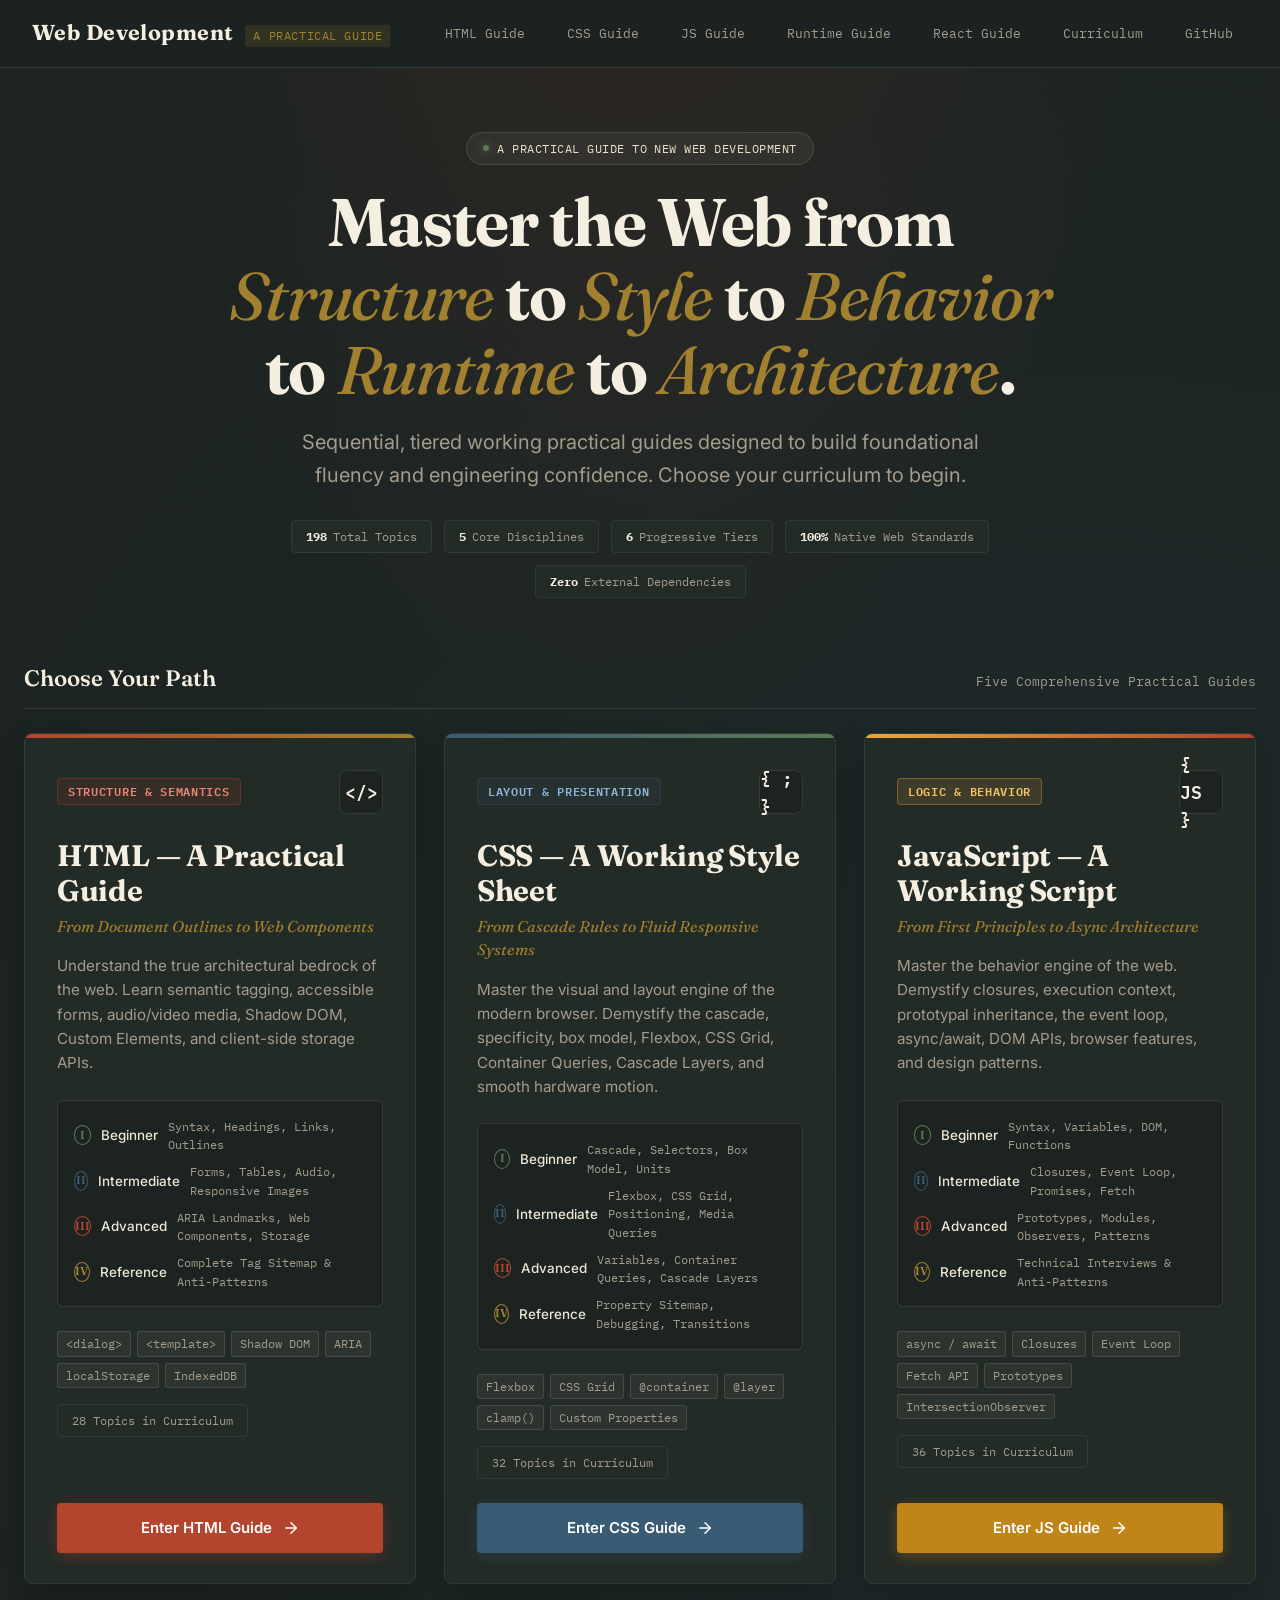
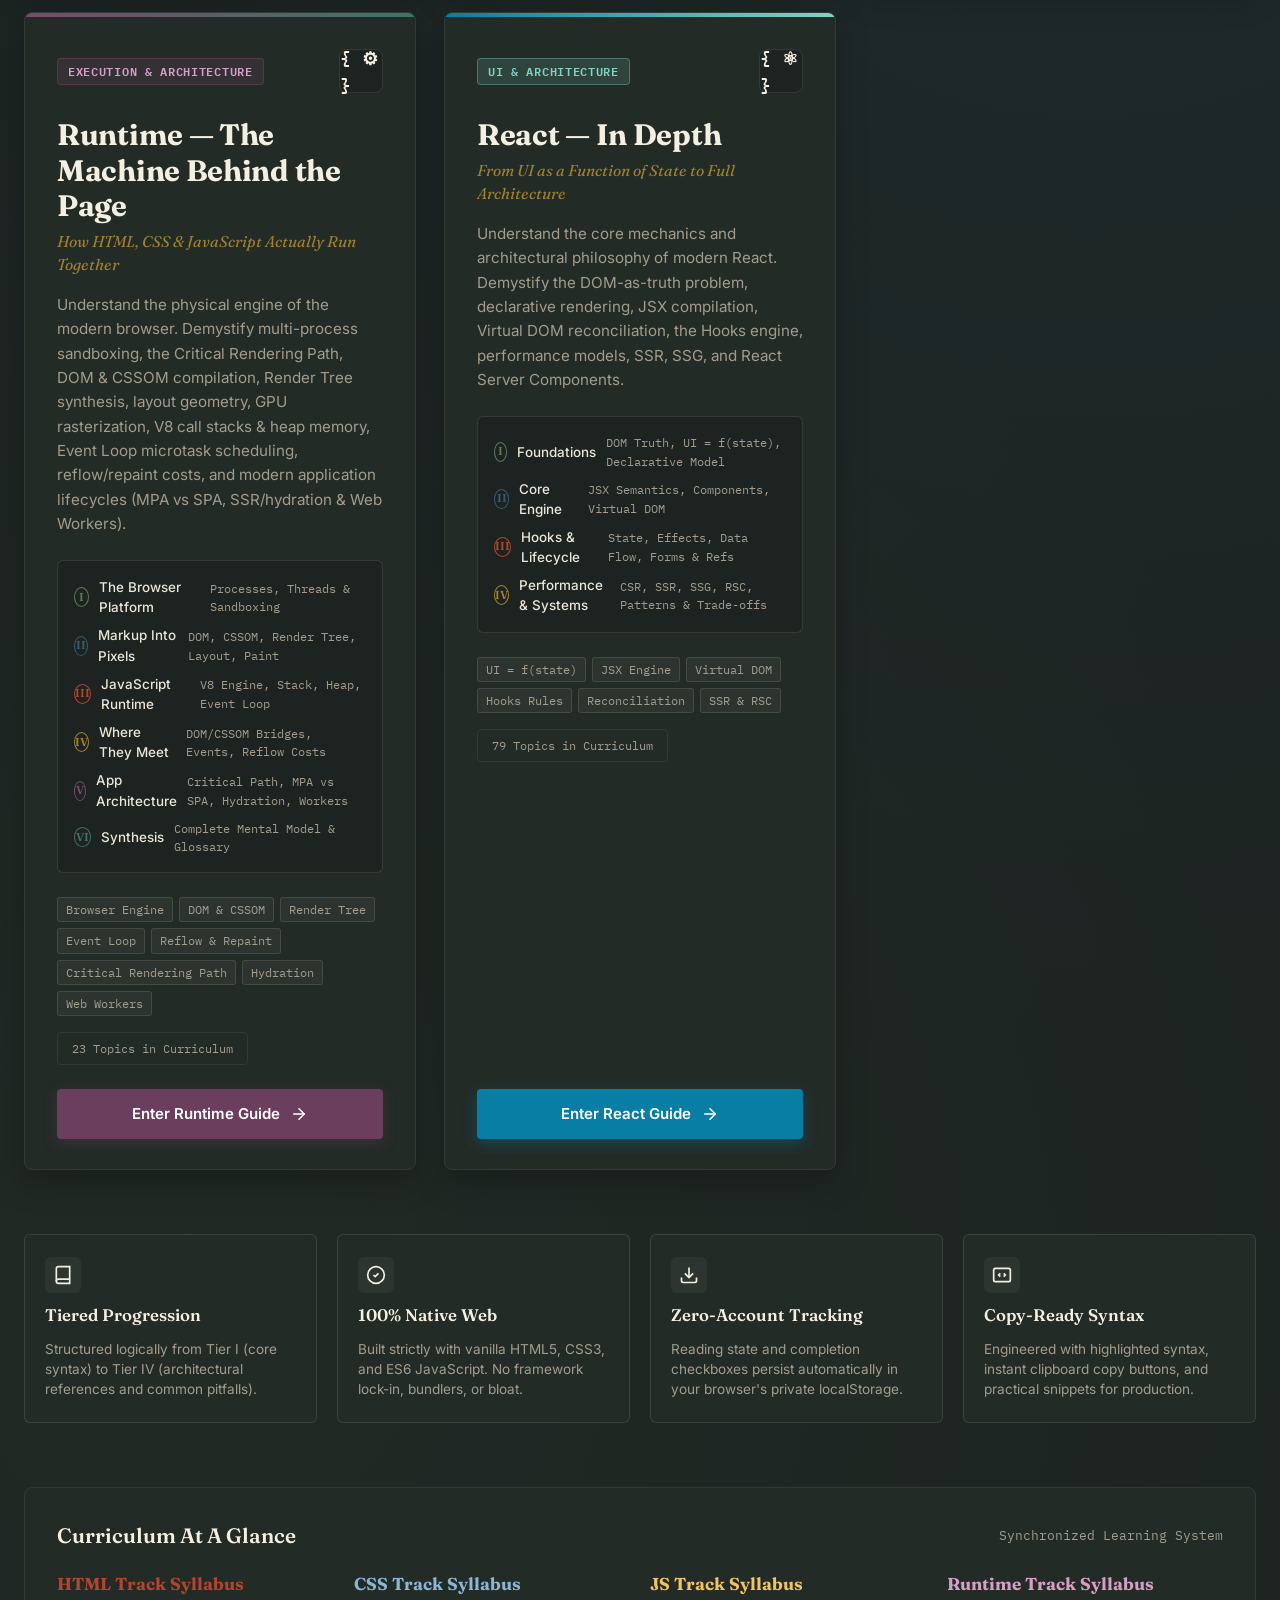
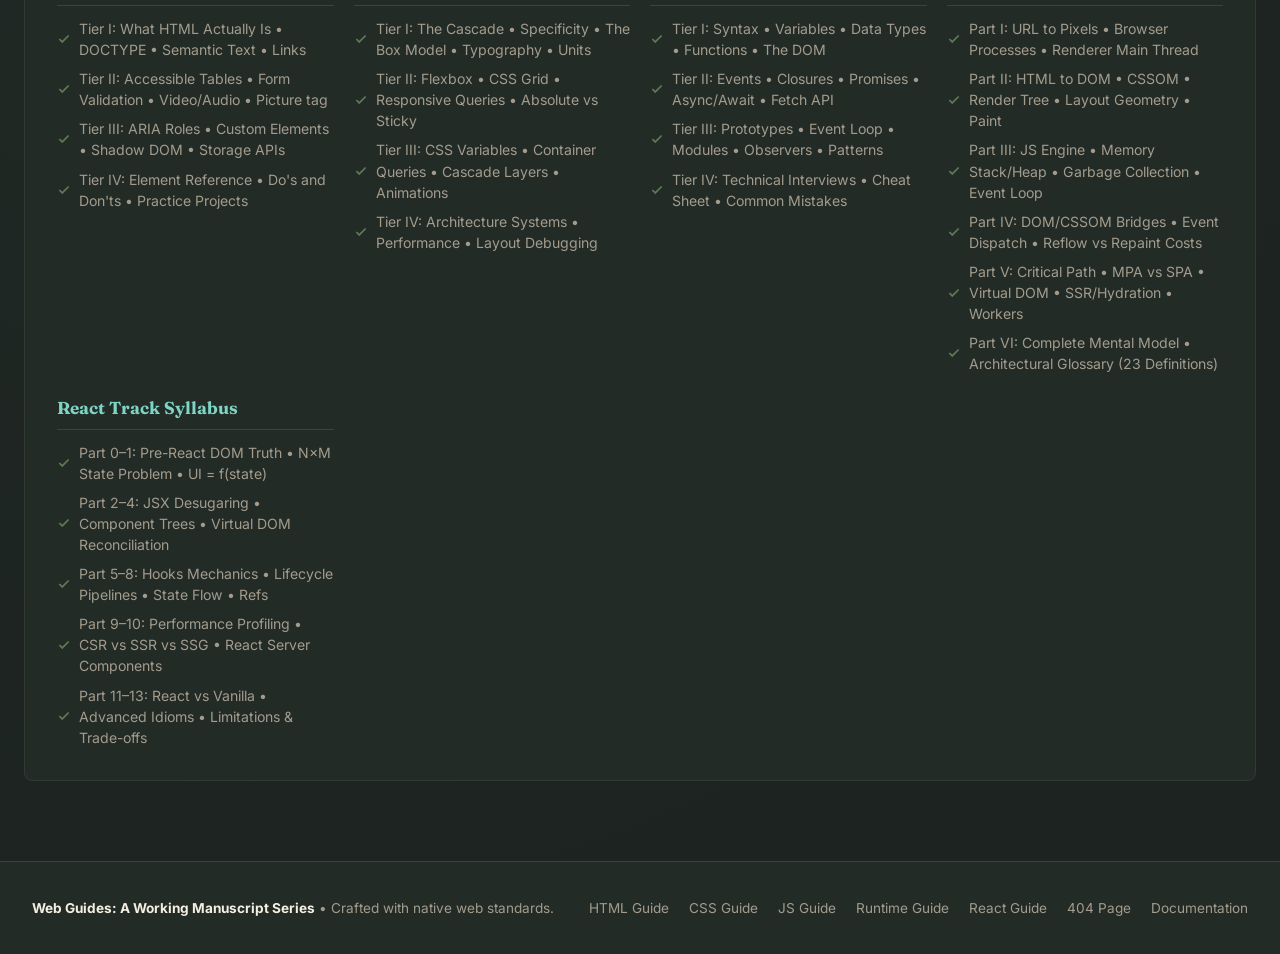
<file: index.html>
<!DOCTYPE html>
<html lang="en">

<head>
  <meta charset="UTF-8">
  <meta name="viewport" content="width=device-width, initial-scale=1.0">
  <title>Web Guides — HTML, CSS &amp; JavaScript Practical Working Manuscripts</title>
  <meta name="description"
    content="A sequential, tiered reference curriculum for modern web craftsmanship. Select your path between HTML, CSS, and JavaScript working manuscripts.">
  <link rel="preconnect" href="https://fonts.googleapis.com">
  <link rel="preconnect" href="https://fonts.gstatic.com" crossorigin>
  <link
    href="https://fonts.googleapis.com/css2?family=Fraunces:ital,opsz,wght@0,9..144,340;0,9..144,480;0,9..144,600;0,9..144,680;1,9..144,500&family=Inter:wght@400;500;600;700&family=IBM+Plex+Mono:wght@400;500;600&display=swap"
    rel="stylesheet">
  <meta property="og:title" content="Web Guides — HTML, CSS &amp; JavaScript Working Manuscripts">
  <meta property="og:description"
    content="A sequential, tiered curriculum for HTML, CSS, and JavaScript built from first principles to modern web architecture.">
  <meta property="og:type" content="website">
  <link rel="stylesheet" href="css/styles.css">
</head>

<body class="portal-page">
  <!-- Top Navigation Bar -->
  <header class="portal-header" role="banner">
    <a href="index.html" class="portal-brand" id="brandLogo">
      <span class="brand-title">Web Development</span>
      <span class="brand-badge">A Practical Guide</span>
    </a>
    <nav class="portal-nav-links" aria-label="Main Navigation">
      <a href="html-guide/index.html" class="portal-nav-btn" id="navHtmlBtn">HTML Guide</a>
      <a href="css-guide/index.html" class="portal-nav-btn" id="navCssBtn">CSS Guide</a>
      <a href="js-guide/index.html" class="portal-nav-btn" id="navJsBtn">JS Guide</a>
      <a href="runtime-guide/index.html" class="portal-nav-btn" id="navRuntimeBtn">Runtime Guide</a>
      <a href="react-guide/index.html" class="portal-nav-btn" id="navReactBtn">React Guide</a>
      <a href="#curriculum" class="portal-nav-btn">Curriculum</a>
      <a href="https://github.com" target="_blank" rel="noopener noreferrer" class="portal-nav-btn"
        title="View Source on GitHub">
        GitHub
      </a>
    </nav>
  </header>

  <!-- Main Content -->
  <main class="portal-main" id="mainContent">
    <!-- Hero Section -->
    <section class="portal-hero" aria-labelledby="heroHeading">
      <div class="portal-eyebrow">
        <span class="dot" aria-hidden="true"></span>
        <span>A Practical Guide to New Web Development</span>
      </div>
      <h1 class="portal-hero-title" id="heroHeading">
        Master the Web from <em>Structure</em> to <em>Style</em> to <em>Behavior</em> to <em>Runtime</em> to <em>Architecture</em>.
      </h1>
      <p class="portal-hero-desc">
        Sequential, tiered working practical guides designed to build foundational fluency and engineering confidence.
        Choose your curriculum to begin.
      </p>

      <!-- Meta stats chips -->
      <div class="portal-meta-row" role="list">
        <div class="portal-meta-chip" role="listitem">
          <strong>198</strong> Total Topics
        </div>
        <div class="portal-meta-chip" role="listitem">
          <strong>5</strong> Core Disciplines
        </div>
        <div class="portal-meta-chip" role="listitem">
          <strong>6</strong> Progressive Tiers
        </div>
        <div class="portal-meta-chip" role="listitem">
          <strong>100%</strong> Native Web Standards
        </div>
        <div class="portal-meta-chip" role="listitem">
          <strong>Zero</strong> External Dependencies
        </div>
      </div>
    </section>

    <!-- Guide Selection Paths (Five Core Paths) -->
    <section class="portal-guides-section" id="guidesSelection" aria-labelledby="pathsHeading">
      <div class="portal-section-header">
        <h2 class="portal-section-title" id="pathsHeading">Choose Your Path</h2>
        <span class="portal-section-sub">Five Comprehensive Practical Guides</span>
      </div>

      <div class="portal-cards-grid">
        <!-- PATH 1: HTML GUIDE -->
        <article class="guide-card guide-card-html" id="htmlGuideCard">
          <div class="guide-card-top">
            <span class="guide-badge-pill badge-html">Structure &amp; Semantics</span>
            <div class="guide-card-glyph" aria-hidden="true">&lt;/&gt;</div>
          </div>

          <div class="guide-card-body">
            <h3 class="guide-card-title">HTML — A Practical Guide</h3>
            <div class="guide-card-subtitle">From Document Outlines to Web Components</div>
            <p class="guide-card-desc">
              Understand the true architectural bedrock of the web. Learn semantic tagging, accessible forms,
              audio/video media, Shadow DOM, Custom Elements, and client-side storage APIs.
            </p>
          </div>

          <!-- Tiers Overview -->
          <div class="guide-tiers-list" aria-label="HTML Curriculum Tiers">
            <div class="guide-tier-item">
              <span class="guide-tier-num tier-i">I</span>
              <span class="guide-tier-name">Beginner</span>
              <span class="guide-tier-focus">Syntax, Headings, Links, Outlines</span>
            </div>
            <div class="guide-tier-item">
              <span class="guide-tier-num tier-ii">II</span>
              <span class="guide-tier-name">Intermediate</span>
              <span class="guide-tier-focus">Forms, Tables, Audio, Responsive Images</span>
            </div>
            <div class="guide-tier-item">
              <span class="guide-tier-num tier-iii">III</span>
              <span class="guide-tier-name">Advanced</span>
              <span class="guide-tier-focus">ARIA Landmarks, Web Components, Storage</span>
            </div>
            <div class="guide-tier-item">
              <span class="guide-tier-num tier-iv">IV</span>
              <span class="guide-tier-name">Reference</span>
              <span class="guide-tier-focus">Complete Tag Sitemap &amp; Anti-Patterns</span>
            </div>
          </div>

          <!-- Quick tags -->
          <div class="guide-tags-row" aria-label="Key HTML Topics">
            <span class="guide-tag">&lt;dialog&gt;</span>
            <span class="guide-tag">&lt;template&gt;</span>
            <span class="guide-tag">Shadow DOM</span>
            <span class="guide-tag">ARIA</span>
            <span class="guide-tag">localStorage</span>
            <span class="guide-tag">IndexedDB</span>
          </div>

          <!-- Dynamic Reading Progress Tracker -->
          <div id="htmlProgressSummary" class="portal-meta-chip" style="margin-top: -8px; width: fit-content;">
            <span id="htmlProgressText">28 Topics in Curriculum</span>
          </div>

          <!-- Enter Button -->
          <a href="html-guide/index.html" class="guide-action-btn btn-html" id="enterHtmlBtn">
            <span>Enter HTML Guide</span>
            <svg width="18" height="18" viewBox="0 0 24 24" fill="none" stroke="currentColor" stroke-width="2"
              stroke-linecap="round" stroke-linejoin="round" aria-hidden="true">
              <line x1="5" y1="12" x2="19" y2="12"></line>
              <polyline points="12 5 19 12 12 19"></polyline>
            </svg>
          </a>
        </article>

        <!-- PATH 2: CSS GUIDE -->
        <article class="guide-card guide-card-css" id="cssGuideCard">
          <div class="guide-card-top">
            <span class="guide-badge-pill badge-css">Layout &amp; Presentation</span>
            <div class="guide-card-glyph" aria-hidden="true">{ ; }</div>
          </div>

          <div class="guide-card-body">
            <h3 class="guide-card-title">CSS — A Working Style Sheet</h3>
            <div class="guide-card-subtitle">From Cascade Rules to Fluid Responsive Systems</div>
            <p class="guide-card-desc">
              Master the visual and layout engine of the modern browser. Demystify the cascade, specificity, box model,
              Flexbox, CSS Grid, Container Queries, Cascade Layers, and smooth hardware motion.
            </p>
          </div>

          <!-- Tiers Overview -->
          <div class="guide-tiers-list" aria-label="CSS Curriculum Tiers">
            <div class="guide-tier-item">
              <span class="guide-tier-num tier-i">I</span>
              <span class="guide-tier-name">Beginner</span>
              <span class="guide-tier-focus">Cascade, Selectors, Box Model, Units</span>
            </div>
            <div class="guide-tier-item">
              <span class="guide-tier-num tier-ii">II</span>
              <span class="guide-tier-name">Intermediate</span>
              <span class="guide-tier-focus">Flexbox, CSS Grid, Positioning, Media Queries</span>
            </div>
            <div class="guide-tier-item">
              <span class="guide-tier-num tier-iii">III</span>
              <span class="guide-tier-name">Advanced</span>
              <span class="guide-tier-focus">Variables, Container Queries, Cascade Layers</span>
            </div>
            <div class="guide-tier-item">
              <span class="guide-tier-num tier-iv">IV</span>
              <span class="guide-tier-name">Reference</span>
              <span class="guide-tier-focus">Property Sitemap, Debugging, Transitions</span>
            </div>
          </div>

          <!-- Quick tags -->
          <div class="guide-tags-row" aria-label="Key CSS Topics">
            <span class="guide-tag">Flexbox</span>
            <span class="guide-tag">CSS Grid</span>
            <span class="guide-tag">@container</span>
            <span class="guide-tag">@layer</span>
            <span class="guide-tag">clamp()</span>
            <span class="guide-tag">Custom Properties</span>
          </div>

          <!-- Dynamic Reading Progress Tracker -->
          <div id="cssProgressSummary" class="portal-meta-chip" style="margin-top: -8px; width: fit-content;">
            <span id="cssProgressText">32 Topics in Curriculum</span>
          </div>

          <!-- Enter Button -->
          <a href="css-guide/index.html" class="guide-action-btn btn-css" id="enterCssBtn">
            <span>Enter CSS Guide</span>
            <svg width="18" height="18" viewBox="0 0 24 24" fill="none" stroke="currentColor" stroke-width="2"
              stroke-linecap="round" stroke-linejoin="round" aria-hidden="true">
              <line x1="5" y1="12" x2="19" y2="12"></line>
              <polyline points="12 5 19 12 12 19"></polyline>
            </svg>
          </a>
        </article>

        <!-- PATH 3: JAVASCRIPT GUIDE -->
        <article class="guide-card guide-card-js" id="jsGuideCard">
          <div class="guide-card-top">
            <span class="guide-badge-pill badge-js">Logic &amp; Behavior</span>
            <div class="guide-card-glyph" aria-hidden="true">{ JS }</div>
          </div>

          <div class="guide-card-body">
            <h3 class="guide-card-title">JavaScript — A Working Script</h3>
            <div class="guide-card-subtitle">From First Principles to Async Architecture</div>
            <p class="guide-card-desc">
              Master the behavior engine of the web. Demystify closures, execution context, prototypal inheritance, the
              event loop, async/await, DOM APIs, browser features, and design patterns.
            </p>
          </div>

          <!-- Tiers Overview -->
          <div class="guide-tiers-list" aria-label="JavaScript Curriculum Tiers">
            <div class="guide-tier-item">
              <span class="guide-tier-num tier-i">I</span>
              <span class="guide-tier-name">Beginner</span>
              <span class="guide-tier-focus">Syntax, Variables, DOM, Functions</span>
            </div>
            <div class="guide-tier-item">
              <span class="guide-tier-num tier-ii">II</span>
              <span class="guide-tier-name">Intermediate</span>
              <span class="guide-tier-focus">Closures, Event Loop, Promises, Fetch</span>
            </div>
            <div class="guide-tier-item">
              <span class="guide-tier-num tier-iii">III</span>
              <span class="guide-tier-name">Advanced</span>
              <span class="guide-tier-focus">Prototypes, Modules, Observers, Patterns</span>
            </div>
            <div class="guide-tier-item">
              <span class="guide-tier-num tier-iv">IV</span>
              <span class="guide-tier-name">Reference</span>
              <span class="guide-tier-focus">Technical Interviews &amp; Anti-Patterns</span>
            </div>
          </div>

          <!-- Quick tags -->
          <div class="guide-tags-row" aria-label="Key JS Topics">
            <span class="guide-tag">async / await</span>
            <span class="guide-tag">Closures</span>
            <span class="guide-tag">Event Loop</span>
            <span class="guide-tag">Fetch API</span>
            <span class="guide-tag">Prototypes</span>
            <span class="guide-tag">IntersectionObserver</span>
          </div>

          <!-- Dynamic Reading Progress Tracker -->
          <div id="jsProgressSummary" class="portal-meta-chip" style="margin-top: -8px; width: fit-content;">
            <span id="jsProgressText">36 Topics in Curriculum</span>
          </div>

          <!-- Enter Button -->
          <a href="js-guide/index.html" class="guide-action-btn btn-js" id="enterJsBtn">
            <span>Enter JS Guide</span>
            <svg width="18" height="18" viewBox="0 0 24 24" fill="none" stroke="currentColor" stroke-width="2"
              stroke-linecap="round" stroke-linejoin="round" aria-hidden="true">
              <line x1="5" y1="12" x2="19" y2="12"></line>
              <polyline points="12 5 19 12 12 19"></polyline>
            </svg>
          </a>
        </article>

        <!-- PATH 4: RUNTIME & ARCHITECTURE GUIDE -->
        <article class="guide-card guide-card-runtime" id="runtimeGuideCard">
          <div class="guide-card-top">
            <span class="guide-badge-pill badge-runtime">Execution &amp; Architecture</span>
            <div class="guide-card-glyph" aria-hidden="true">{ ⚙ }</div>
          </div>

          <div class="guide-card-body">
            <h3 class="guide-card-title">Runtime — The Machine Behind the Page</h3>
            <div class="guide-card-subtitle">How HTML, CSS &amp; JavaScript Actually Run Together</div>
            <p class="guide-card-desc">
              Understand the physical engine of the modern browser. Demystify multi-process sandboxing, the Critical
              Rendering Path, DOM &amp; CSSOM compilation, Render Tree synthesis, layout geometry, GPU rasterization,
              V8 call stacks &amp; heap memory, Event Loop microtask scheduling, reflow/repaint costs, and modern application lifecycles (MPA vs SPA, SSR/hydration &amp; Web Workers).
            </p>
          </div>

          <!-- Tiers Overview -->
          <div class="guide-tiers-list" aria-label="Runtime Curriculum Tiers">
            <div class="guide-tier-item">
              <span class="guide-tier-num tier-i">I</span>
              <span class="guide-tier-name">The Browser Platform</span>
              <span class="guide-tier-focus">Processes, Threads &amp; Sandboxing</span>
            </div>
            <div class="guide-tier-item">
              <span class="guide-tier-num tier-ii">II</span>
              <span class="guide-tier-name">Markup Into Pixels</span>
              <span class="guide-tier-focus">DOM, CSSOM, Render Tree, Layout, Paint</span>
            </div>
            <div class="guide-tier-item">
              <span class="guide-tier-num tier-iii">III</span>
              <span class="guide-tier-name">JavaScript Runtime</span>
              <span class="guide-tier-focus">V8 Engine, Stack, Heap, Event Loop</span>
            </div>
            <div class="guide-tier-item">
              <span class="guide-tier-num tier-iv">IV</span>
              <span class="guide-tier-name">Where They Meet</span>
              <span class="guide-tier-focus">DOM/CSSOM Bridges, Events, Reflow Costs</span>
            </div>
            <div class="guide-tier-item">
              <span class="guide-tier-num tier-v">V</span>
              <span class="guide-tier-name">App Architecture</span>
              <span class="guide-tier-focus">Critical Path, MPA vs SPA, Hydration, Workers</span>
            </div>
            <div class="guide-tier-item">
              <span class="guide-tier-num tier-vi">VI</span>
              <span class="guide-tier-name">Synthesis</span>
              <span class="guide-tier-focus">Complete Mental Model &amp; Glossary</span>
            </div>
          </div>

          <!-- Quick tags -->
          <div class="guide-tags-row" aria-label="Key Runtime Topics">
            <span class="guide-tag">Browser Engine</span>
            <span class="guide-tag">DOM &amp; CSSOM</span>
            <span class="guide-tag">Render Tree</span>
            <span class="guide-tag">Event Loop</span>
            <span class="guide-tag">Reflow &amp; Repaint</span>
            <span class="guide-tag">Critical Rendering Path</span>
            <span class="guide-tag">Hydration</span>
            <span class="guide-tag">Web Workers</span>
          </div>

          <!-- Dynamic Reading Progress Tracker -->
          <div id="runtimeProgressSummary" class="portal-meta-chip" style="margin-top: -8px; width: fit-content;">
            <span id="runtimeProgressText">23 Topics in Curriculum</span>
          </div>

          <!-- Enter Button -->
          <a href="runtime-guide/index.html" class="guide-action-btn btn-runtime" id="enterRuntimeBtn">
            <span>Enter Runtime Guide</span>
            <svg width="18" height="18" viewBox="0 0 24 24" fill="none" stroke="currentColor" stroke-width="2"
              stroke-linecap="round" stroke-linejoin="round" aria-hidden="true">
              <line x1="5" y1="12" x2="19" y2="12"></line>
              <polyline points="12 5 19 12 12 19"></polyline>
            </svg>
          </a>
        </article>

        <!-- PATH 5: REACT GUIDE -->
        <article class="guide-card guide-card-react" id="reactGuideCard">
          <div class="guide-card-top">
            <span class="guide-badge-pill badge-react">UI &amp; Architecture</span>
            <div class="guide-card-glyph" aria-hidden="true">{ ⚛ }</div>
          </div>

          <div class="guide-card-body">
            <h3 class="guide-card-title">React — In Depth</h3>
            <div class="guide-card-subtitle">From UI as a Function of State to Full Architecture</div>
            <p class="guide-card-desc">
              Understand the core mechanics and architectural philosophy of modern React. Demystify the DOM-as-truth problem,
              declarative rendering, JSX compilation, Virtual DOM reconciliation, the Hooks engine, performance models,
              SSR, SSG, and React Server Components.
            </p>
          </div>

          <!-- Tiers Overview -->
          <div class="guide-tiers-list" aria-label="React Curriculum Tiers">
            <div class="guide-tier-item">
              <span class="guide-tier-num tier-i">I</span>
              <span class="guide-tier-name">Foundations</span>
              <span class="guide-tier-focus">DOM Truth, UI = f(state), Declarative Model</span>
            </div>
            <div class="guide-tier-item">
              <span class="guide-tier-num tier-ii">II</span>
              <span class="guide-tier-name">Core Engine</span>
              <span class="guide-tier-focus">JSX Semantics, Components, Virtual DOM</span>
            </div>
            <div class="guide-tier-item">
              <span class="guide-tier-num tier-iii">III</span>
              <span class="guide-tier-name">Hooks &amp; Lifecycle</span>
              <span class="guide-tier-focus">State, Effects, Data Flow, Forms &amp; Refs</span>
            </div>
            <div class="guide-tier-item">
              <span class="guide-tier-num tier-iv">IV</span>
              <span class="guide-tier-name">Performance &amp; Systems</span>
              <span class="guide-tier-focus">CSR, SSR, SSG, RSC, Patterns &amp; Trade-offs</span>
            </div>
          </div>

          <!-- Quick tags -->
          <div class="guide-tags-row" aria-label="Key React Topics">
            <span class="guide-tag">UI = f(state)</span>
            <span class="guide-tag">JSX Engine</span>
            <span class="guide-tag">Virtual DOM</span>
            <span class="guide-tag">Hooks Rules</span>
            <span class="guide-tag">Reconciliation</span>
            <span class="guide-tag">SSR &amp; RSC</span>
          </div>

          <!-- Dynamic Reading Progress Tracker -->
          <div id="reactProgressSummary" class="portal-meta-chip" style="margin-top: -8px; width: fit-content;">
            <span id="reactProgressText">79 Topics in Curriculum</span>
          </div>

          <!-- Enter Button -->
          <a href="react-guide/index.html" class="guide-action-btn btn-react" id="enterReactBtn">
            <span>Enter React Guide</span>
            <svg width="18" height="18" viewBox="0 0 24 24" fill="none" stroke="currentColor" stroke-width="2"
              stroke-linecap="round" stroke-linejoin="round" aria-hidden="true">
              <line x1="5" y1="12" x2="19" y2="12"></line>
              <polyline points="12 5 19 12 12 19"></polyline>
            </svg>
          </a>
        </article>
      </div>
    </section>

    <!-- Architectural Pillars -->
    <section class="portal-pillars-grid" aria-label="Guiding Principles">
      <div class="pillar-card">
        <div class="pillar-icon" aria-hidden="true">
          <svg width="20" height="20" viewBox="0 0 24 24" fill="none" stroke="currentColor" stroke-width="2">
            <path d="M4 19.5A2.5 2.5 0 0 1 6.5 17H20"></path>
            <path d="M6.5 2H20v20H6.5A2.5 2.5 0 0 1 4 19.5v-15A2.5 2.5 0 0 1 6.5 2z"></path>
          </svg>
        </div>
        <h3 class="pillar-title">Tiered Progression</h3>
        <p class="pillar-desc">
          Structured logically from Tier I (core syntax) to Tier IV (architectural references and common pitfalls).
        </p>
      </div>

      <div class="pillar-card">
        <div class="pillar-icon" aria-hidden="true">
          <svg width="20" height="20" viewBox="0 0 24 24" fill="none" stroke="currentColor" stroke-width="2">
            <circle cx="12" cy="12" r="10"></circle>
            <path d="m9 12 2 2 4-4"></path>
          </svg>
        </div>
        <h3 class="pillar-title">100% Native Web</h3>
        <p class="pillar-desc">
          Built strictly with vanilla HTML5, CSS3, and ES6 JavaScript. No framework lock-in, bundlers, or bloat.
        </p>
      </div>

      <div class="pillar-card">
        <div class="pillar-icon" aria-hidden="true">
          <svg width="20" height="20" viewBox="0 0 24 24" fill="none" stroke="currentColor" stroke-width="2">
            <path d="M21 15v4a2 2 0 0 1-2 2H5a2 2 0 0 1-2-2v-4"></path>
            <polyline points="7 10 12 15 17 10"></polyline>
            <line x1="12" y1="15" x2="12" y2="3"></line>
          </svg>
        </div>
        <h3 class="pillar-title">Zero-Account Tracking</h3>
        <p class="pillar-desc">
          Reading state and completion checkboxes persist automatically in your browser's private localStorage.
        </p>
      </div>

      <div class="pillar-card">
        <div class="pillar-icon" aria-hidden="true">
          <svg width="20" height="20" viewBox="0 0 24 24" fill="none" stroke="currentColor" stroke-width="2">
            <rect x="2" y="4" width="20" height="16" rx="2"></rect>
            <path d="m10 10-2 2 2 2"></path>
            <path d="m14 10 2 2-2 2"></path>
          </svg>
        </div>
        <h3 class="pillar-title">Copy-Ready Syntax</h3>
        <p class="pillar-desc">
          Engineered with highlighted syntax, instant clipboard copy buttons, and practical snippets for production.
        </p>
      </div>
    </section>

    <!-- Side-by-Side Curriculum Index -->
    <section class="portal-compare-box" id="curriculum" aria-labelledby="curriculumHeading">
      <div class="compare-head">
        <h2 class="compare-title" id="curriculumHeading">Curriculum At A Glance</h2>
        <span class="portal-section-sub">Synchronized Learning System</span>
      </div>

      <div class="compare-grid">
        <!-- HTML Track -->
        <div class="compare-col">
          <div class="compare-col-header col-html-head">HTML Track Syllabus</div>
          <ul class="compare-topics-list">
            <li>
              <svg width="14" height="14" viewBox="0 0 24 24" fill="none" stroke="currentColor" stroke-width="3">
                <polyline points="20 6 9 17 4 12"></polyline>
              </svg>
              <span>Tier I: What HTML Actually Is &bull; DOCTYPE &bull; Semantic Text &bull; Links</span>
            </li>
            <li>
              <svg width="14" height="14" viewBox="0 0 24 24" fill="none" stroke="currentColor" stroke-width="3">
                <polyline points="20 6 9 17 4 12"></polyline>
              </svg>
              <span>Tier II: Accessible Tables &bull; Form Validation &bull; Video/Audio &bull; Picture tag</span>
            </li>
            <li>
              <svg width="14" height="14" viewBox="0 0 24 24" fill="none" stroke="currentColor" stroke-width="3">
                <polyline points="20 6 9 17 4 12"></polyline>
              </svg>
              <span>Tier III: ARIA Roles &bull; Custom Elements &bull; Shadow DOM &bull; Storage APIs</span>
            </li>
            <li>
              <svg width="14" height="14" viewBox="0 0 24 24" fill="none" stroke="currentColor" stroke-width="3">
                <polyline points="20 6 9 17 4 12"></polyline>
              </svg>
              <span>Tier IV: Element Reference &bull; Do's and Don'ts &bull; Practice Projects</span>
            </li>
          </ul>
        </div>

        <!-- CSS Track -->
        <div class="compare-col">
          <div class="compare-col-header col-css-head">CSS Track Syllabus</div>
          <ul class="compare-topics-list">
            <li>
              <svg width="14" height="14" viewBox="0 0 24 24" fill="none" stroke="currentColor" stroke-width="3">
                <polyline points="20 6 9 17 4 12"></polyline>
              </svg>
              <span>Tier I: The Cascade &bull; Specificity &bull; The Box Model &bull; Typography &bull; Units</span>
            </li>
            <li>
              <svg width="14" height="14" viewBox="0 0 24 24" fill="none" stroke="currentColor" stroke-width="3">
                <polyline points="20 6 9 17 4 12"></polyline>
              </svg>
              <span>Tier II: Flexbox &bull; CSS Grid &bull; Responsive Queries &bull; Absolute vs Sticky</span>
            </li>
            <li>
              <svg width="14" height="14" viewBox="0 0 24 24" fill="none" stroke="currentColor" stroke-width="3">
                <polyline points="20 6 9 17 4 12"></polyline>
              </svg>
              <span>Tier III: CSS Variables &bull; Container Queries &bull; Cascade Layers &bull; Animations</span>
            </li>
            <li>
              <svg width="14" height="14" viewBox="0 0 24 24" fill="none" stroke="currentColor" stroke-width="3">
                <polyline points="20 6 9 17 4 12"></polyline>
              </svg>
              <span>Tier IV: Architecture Systems &bull; Performance &bull; Layout Debugging</span>
            </li>
          </ul>
        </div>

        <!-- JS Track -->
        <div class="compare-col">
          <div class="compare-col-header col-js-head">JS Track Syllabus</div>
          <ul class="compare-topics-list">
            <li>
              <svg width="14" height="14" viewBox="0 0 24 24" fill="none" stroke="currentColor" stroke-width="3">
                <polyline points="20 6 9 17 4 12"></polyline>
              </svg>
              <span>Tier I: Syntax &bull; Variables &bull; Data Types &bull; Functions &bull; The DOM</span>
            </li>
            <li>
              <svg width="14" height="14" viewBox="0 0 24 24" fill="none" stroke="currentColor" stroke-width="3">
                <polyline points="20 6 9 17 4 12"></polyline>
              </svg>
              <span>Tier II: Events &bull; Closures &bull; Promises &bull; Async/Await &bull; Fetch API</span>
            </li>
            <li>
              <svg width="14" height="14" viewBox="0 0 24 24" fill="none" stroke="currentColor" stroke-width="3">
                <polyline points="20 6 9 17 4 12"></polyline>
              </svg>
              <span>Tier III: Prototypes &bull; Event Loop &bull; Modules &bull; Observers &bull; Patterns</span>
            </li>
            <li>
              <svg width="14" height="14" viewBox="0 0 24 24" fill="none" stroke="currentColor" stroke-width="3">
                <polyline points="20 6 9 17 4 12"></polyline>
              </svg>
              <span>Tier IV: Technical Interviews &bull; Cheat Sheet &bull; Common Mistakes</span>
            </li>
          </ul>
        </div>

        <!-- Runtime Track -->
        <div class="compare-col">
          <div class="compare-col-header col-runtime-head">Runtime Track Syllabus</div>
          <ul class="compare-topics-list">
            <li>
              <svg width="14" height="14" viewBox="0 0 24 24" fill="none" stroke="currentColor" stroke-width="3">
                <polyline points="20 6 9 17 4 12"></polyline>
              </svg>
              <span>Part I: URL to Pixels &bull; Browser Processes &bull; Renderer Main Thread</span>
            </li>
            <li>
              <svg width="14" height="14" viewBox="0 0 24 24" fill="none" stroke="currentColor" stroke-width="3">
                <polyline points="20 6 9 17 4 12"></polyline>
              </svg>
              <span>Part II: HTML to DOM &bull; CSSOM &bull; Render Tree &bull; Layout Geometry &bull; Paint</span>
            </li>
            <li>
              <svg width="14" height="14" viewBox="0 0 24 24" fill="none" stroke="currentColor" stroke-width="3">
                <polyline points="20 6 9 17 4 12"></polyline>
              </svg>
              <span>Part III: JS Engine &bull; Memory Stack/Heap &bull; Garbage Collection &bull; Event Loop</span>
            </li>
            <li>
              <svg width="14" height="14" viewBox="0 0 24 24" fill="none" stroke="currentColor" stroke-width="3">
                <polyline points="20 6 9 17 4 12"></polyline>
              </svg>
              <span>Part IV: DOM/CSSOM Bridges &bull; Event Dispatch &bull; Reflow vs Repaint Costs</span>
            </li>
            <li>
              <svg width="14" height="14" viewBox="0 0 24 24" fill="none" stroke="currentColor" stroke-width="3">
                <polyline points="20 6 9 17 4 12"></polyline>
              </svg>
              <span>Part V: Critical Path &bull; MPA vs SPA &bull; Virtual DOM &bull; SSR/Hydration &bull; Workers</span>
            </li>
            <li>
              <svg width="14" height="14" viewBox="0 0 24 24" fill="none" stroke="currentColor" stroke-width="3">
                <polyline points="20 6 9 17 4 12"></polyline>
              </svg>
              <span>Part VI: Complete Mental Model &bull; Architectural Glossary (23 Definitions)</span>
            </li>
          </ul>
        </div>

        <!-- React Track -->
        <div class="compare-col">
          <div class="compare-col-header col-react-head">React Track Syllabus</div>
          <ul class="compare-topics-list">
            <li>
              <svg width="14" height="14" viewBox="0 0 24 24" fill="none" stroke="currentColor" stroke-width="3">
                <polyline points="20 6 9 17 4 12"></polyline>
              </svg>
              <span>Part 0–1: Pre-React DOM Truth &bull; N&times;M State Problem &bull; UI = f(state)</span>
            </li>
            <li>
              <svg width="14" height="14" viewBox="0 0 24 24" fill="none" stroke="currentColor" stroke-width="3">
                <polyline points="20 6 9 17 4 12"></polyline>
              </svg>
              <span>Part 2–4: JSX Desugaring &bull; Component Trees &bull; Virtual DOM Reconciliation</span>
            </li>
            <li>
              <svg width="14" height="14" viewBox="0 0 24 24" fill="none" stroke="currentColor" stroke-width="3">
                <polyline points="20 6 9 17 4 12"></polyline>
              </svg>
              <span>Part 5–8: Hooks Mechanics &bull; Lifecycle Pipelines &bull; State Flow &bull; Refs</span>
            </li>
            <li>
              <svg width="14" height="14" viewBox="0 0 24 24" fill="none" stroke="currentColor" stroke-width="3">
                <polyline points="20 6 9 17 4 12"></polyline>
              </svg>
              <span>Part 9–10: Performance Profiling &bull; CSR vs SSR vs SSG &bull; React Server Components</span>
            </li>
            <li>
              <svg width="14" height="14" viewBox="0 0 24 24" fill="none" stroke="currentColor" stroke-width="3">
                <polyline points="20 6 9 17 4 12"></polyline>
              </svg>
              <span>Part 11–13: React vs Vanilla &bull; Advanced Idioms &bull; Limitations &amp; Trade-offs</span>
            </li>
          </ul>
        </div>
      </div>
    </section>
  </main>

  <!-- Colophon / Footer -->
  <footer class="portal-footer" role="contentinfo">
    <div class="footer-copy">
      <strong>Web Guides: A Working Manuscript Series</strong> &bull; Crafted with native web standards.
    </div>
    <div class="footer-links">
      <a href="html-guide/index.html">HTML Guide</a>
      <a href="css-guide/index.html">CSS Guide</a>
      <a href="js-guide/index.html">JS Guide</a>
      <a href="runtime-guide/index.html">Runtime Guide</a>
      <a href="react-guide/index.html">React Guide</a>
      <a href="404.html">404 Page</a>
      <a href="README.md">Documentation</a>
    </div>
  </footer>

  <!-- Script to show live read progress on the cards from localStorage -->
  <script>
    (function () {
      try {
        if (window.localStorage) {
          // HTML Guide Progress
          var htmlRaw = localStorage.getItem('html-guide-state');
          if (htmlRaw) {
            var htmlState = JSON.parse(htmlRaw);
            if (htmlState && htmlState.completed) {
              var count = Object.keys(htmlState.completed).filter(function (k) { return htmlState.completed[k]; }).length;
              if (count > 0) {
                var el = document.getElementById('htmlProgressText');
                if (el) el.textContent = '✓ ' + count + ' of 28 Topics Read';
              }
            }
          }
          // CSS Guide Progress
          var cssRaw = localStorage.getItem('css-guide-state');
          if (cssRaw) {
            var cssState = JSON.parse(cssRaw);
            if (cssState && cssState.completed) {
              var count = Object.keys(cssState.completed).filter(function (k) { return cssState.completed[k]; }).length;
              if (count > 0) {
                var el = document.getElementById('cssProgressText');
                if (el) el.textContent = '✓ ' + count + ' of 32 Topics Read';
              }
            }
          }
          // JS Guide Progress
          var jsRaw = localStorage.getItem('js-guide-state');
          if (jsRaw) {
            var jsState = JSON.parse(jsRaw);
            if (jsState && jsState.completed) {
              var count = Object.keys(jsState.completed).filter(function (k) { return jsState.completed[k]; }).length;
              if (count > 0) {
                var el = document.getElementById('jsProgressText');
                if (el) el.textContent = '✓ ' + count + ' of 36 Topics Read';
              }
            }
          }
          // Runtime Guide Progress
          var runtimeRaw = localStorage.getItem('runtime-guide-state');
          if (runtimeRaw) {
            var runtimeState = JSON.parse(runtimeRaw);
            if (runtimeState && runtimeState.completed) {
              var count = Object.keys(runtimeState.completed).filter(function (k) { return runtimeState.completed[k]; }).length;
              if (count > 0) {
                var el = document.getElementById('runtimeProgressText');
                if (el) el.textContent = '✓ ' + count + ' of 23 Topics Read';
              }
            }
          }
          // React Guide Progress
          var reactRaw = localStorage.getItem('react-guide-read-sections');
          if (reactRaw) {
            var reactState = JSON.parse(reactRaw);
            if (Array.isArray(reactState) && reactState.length > 0) {
              var el = document.getElementById('reactProgressText');
              if (el) el.textContent = '✓ ' + reactState.length + ' of 79 Topics Read';
            }
          }
        }
      } catch (e) { }
    })();
  </script>
</body>

</html>
</file>
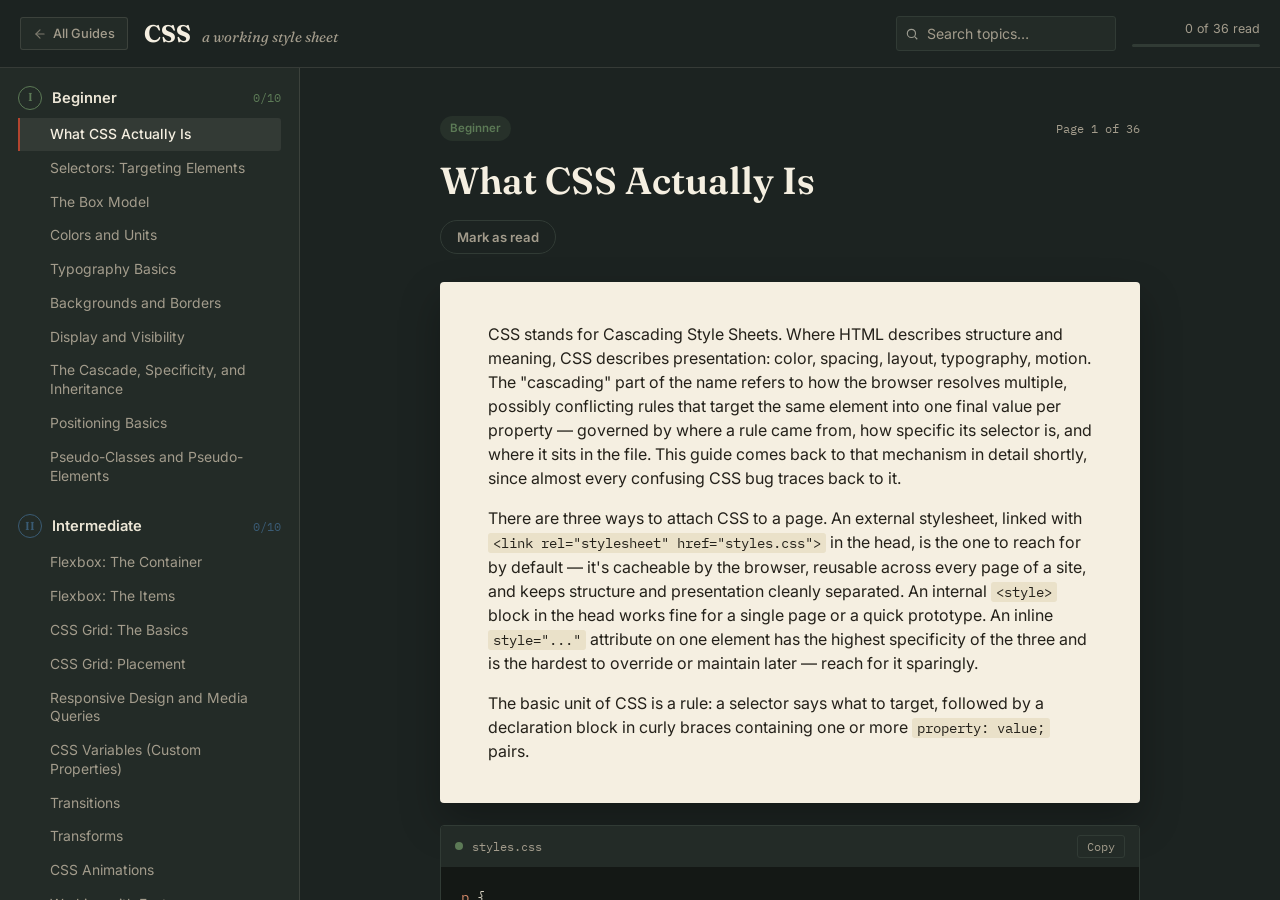
<file: css-guide/index.html>
<!DOCTYPE html>
<html lang="en">
<head>
<meta charset="UTF-8">
<meta name="viewport" content="width=device-width, initial-scale=1.0">
<title>CSS — A Working Style Sheet</title>
<meta name="description" content="A sequential, tiered guide to CSS from first principles to advanced layout, motion, and architecture.">
<link rel="preconnect" href="https://fonts.googleapis.com">
<link rel="preconnect" href="https://fonts.gstatic.com" crossorigin>
<link href="https://fonts.googleapis.com/css2?family=Fraunces:ital,opsz,wght@0,9..144,340;0,9..144,480;0,9..144,600;0,9..144,680;1,9..144,500&family=Inter:wght@400;500;600;700&family=IBM+Plex+Mono:wght@400;500;600&display=swap" rel="stylesheet">
<link rel="stylesheet" href="../css/styles.css">
</head>
<body>
<div id="app">
  <header class="masthead">
    <button class="drawer-toggle" id="drawerToggle" aria-label="Open table of contents"><span></span><span></span><span></span></button>
    <a href="../index.html" class="home-nav-link" title="Return to All Guides">
      <svg width="14" height="14" viewBox="0 0 24 24" fill="none" stroke="currentColor" stroke-width="2" stroke-linecap="round" stroke-linejoin="round"><path d="m12 19-7-7 7-7"/><path d="M19 12H5"/></svg>
      <span>All Guides</span>
    </a>
    <div class="wordmark"><span class="mark">CSS</span><span class="sub">a working style sheet</span></div>
    <div class="masthead-spacer"></div>
    <div class="search-wrap">
      <label for="search" class="visually-hidden">Search topics</label>
      <svg width="14" height="14" viewBox="0 0 24 24" fill="none" stroke="currentColor" stroke-width="2"><circle cx="11" cy="11" r="7"/><line x1="21" y1="21" x2="16.65" y2="16.65"/></svg>
      <input type="text" id="search" placeholder="Search topics…" autocomplete="off">
    </div>
    <div class="progress-wrap">
      <span class="progress-text" id="progressText">0 of 0 read</span>
      <div class="progress-bar"><div class="progress-bar-fill" id="progressBarFill"></div></div>
    </div>
  </header>

  <div class="layout">
    <aside class="toc-panel" id="tocPanel">
      <div class="toc-panel-head"><span>Contents</span><button class="drawer-close" id="drawerClose" aria-label="Close">×</button></div>
      <nav class="toc" id="toc"></nav>
    </aside>
    <div class="backdrop" id="backdrop"></div>
    <main class="page" id="page"><div class="page-inner" id="pageInner"></div></main>
  </div>
</div>

<!-- ============================================================
     CONTENT LIBRARY — every topic lives here as plain HTML.
     JS below reads this into structured data at load time.
     ============================================================ -->
<div id="library" hidden>

<!-- ===== BEGINNER TIER ===== -->

<article class="topic-tpl" data-id="what-is-css" data-tier="beginner" data-title="What CSS Actually Is">
  <div class="topic-body">
    <p>CSS stands for Cascading Style Sheets. Where HTML describes structure and meaning, CSS describes presentation: color, spacing, layout, typography, motion. The "cascading" part of the name refers to how the browser resolves multiple, possibly conflicting rules that target the same element into one final value per property — governed by where a rule came from, how specific its selector is, and where it sits in the file. This guide comes back to that mechanism in detail shortly, since almost every confusing CSS bug traces back to it.</p>
    <p>There are three ways to attach CSS to a page. An external stylesheet, linked with <code>&lt;link rel="stylesheet" href="styles.css"&gt;</code> in the head, is the one to reach for by default — it's cacheable by the browser, reusable across every page of a site, and keeps structure and presentation cleanly separated. An internal <code>&lt;style&gt;</code> block in the head works fine for a single page or a quick prototype. An inline <code>style="..."</code> attribute on one element has the highest specificity of the three and is the hardest to override or maintain later — reach for it sparingly.</p>
    <p>The basic unit of CSS is a rule: a selector says what to target, followed by a declaration block in curly braces containing one or more <code>property: value;</code> pairs.</p>
  </div>
  <div class="topic-code" data-lang="css" data-filename="styles.css">p {
  color: #333;
  font-size: 16px;
}</div>
  <ul class="topic-keypoints">
    <li>HTML is structure and meaning; CSS is presentation — color, spacing, layout, motion.</li>
    <li>"Cascading" describes how the browser resolves conflicting rules into one final value.</li>
    <li>Prefer an external stylesheet by default; use inline styles sparingly.</li>
    <li>A rule is a selector plus a declaration block of <code>property: value;</code> pairs.</li>
  </ul>
  <div class="topic-note" data-kind="tip">Every browser applies its own default stylesheet before yours loads — that's why a bare <code>&lt;button&gt;</code> or <code>&lt;h1&gt;</code> already looks like something. You're always overriding defaults, never starting from a truly blank page.</div>
</article>

<article class="topic-tpl" data-id="selectors-basics" data-tier="beginner" data-title="Selectors: Targeting Elements">
  <div class="topic-body">
    <p>A type (or element) selector matches every instance of a tag: <code>p { }</code> targets every <code>&lt;p&gt;</code> on the page. A class selector, written with a leading dot, matches every element carrying that class: <code>.card { }</code> — reusable across as many elements as you like, and the everyday workhorse of most stylesheets. An ID selector, with a leading hash, matches the single element with that id: <code>#header { }</code>. Because an id can only appear once per page and carries heavy specificity, it's generally better reserved for JavaScript hooks and anchor links than for routine styling — overriding an id-based rule later is disproportionately annoying.</p>
    <p>The universal selector, <code>*</code>, matches everything, and shows up constantly in resets like <code>* { box-sizing: border-box; }</code>. Grouping several selectors with commas — <code>h1, h2, h3 { margin: 0; }</code> — applies identical declarations to all of them without repeating yourself. Writing two selectors back to back with no space, like <code>p.intro</code>, narrows the match to only elements satisfying both at once — here, a <code>&lt;p&gt;</code> that also carries <code>class="intro"</code>.</p>
  </div>
  <div class="topic-code" data-lang="css" data-filename="selectors.css">* {
  box-sizing: border-box;
}

.card {
  padding: 1rem;
}

#site-header {
  position: sticky;
}

h1, h2, h3 {
  font-family: Georgia, serif;
}

p.intro {
  font-size: 1.2rem;
}</div>
  <ul class="topic-keypoints">
    <li>Classes are the everyday workhorse — reusable across as many elements as needed.</li>
    <li>IDs carry heavy specificity; reserve them for hooks and anchors more than styling.</li>
    <li>Comma-separated grouping avoids repeating identical declarations across selectors.</li>
  </ul>
</article>

<article class="topic-tpl" data-id="box-model" data-tier="beginner" data-title="The Box Model">
  <div class="topic-body">
    <p>Every element renders as a rectangular box built from four layers, from the inside out: content (the actual text or image), padding (space inside the border, cushioning the content), border (a visible or invisible edge), and margin (space outside the border, separating this box from its neighbors).</p>
    <p>By default, the box model is <code>content-box</code>: <code>width</code> and <code>height</code> apply only to the content area, so any padding or border you add gets tacked on top, quietly enlarging the element's actual rendered size beyond what you declared. Setting <code>box-sizing: border-box</code> instead makes <code>width</code>/<code>height</code> include padding and border, so the box you declare really is the box you get. Most developers apply this globally near the top of every stylesheet, exactly as shown in the previous topic's reset.</p>
  </div>
  <div class="topic-code" data-lang="css" data-filename="box-model.css">*, *::before, *::after {
  box-sizing: border-box;
}

.panel {
  width: 300px;
  padding: 24px;
  border: 2px solid #ccc;
  margin: 16px;
}
/* With border-box, this panel is exactly 300px wide,
   padding and border included — not 300px plus extra. */</div>
  <ul class="topic-keypoints">
    <li>From inside out: content → padding → border → margin.</li>
    <li><code>content-box</code> (the default) excludes padding/border from the declared width.</li>
    <li><code>border-box</code> includes them — apply it globally near the top of your stylesheet.</li>
  </ul>
  <div class="topic-note" data-kind="tip">Browser devtools' Layout or Computed panel draws this exact box visually for whatever element you select — one of the fastest ways to debug unexpected spacing.</div>
</article>

<article class="topic-tpl" data-id="colors-units" data-tier="beginner" data-title="Colors and Units">
  <div class="topic-body">
    <p>CSS accepts color in several interchangeable formats: named keywords (<code>crimson</code>), hex codes (<code>#ff3b30</code>, or the shorthand <code>#f33</code>), <code>rgb(255, 59, 48)</code>, and <code>hsl(4, 100%, 59%)</code> — hue, saturation, and lightness, which many people find more intuitive to hand-tune than hex. Adding an alpha channel — <code>rgba(255, 59, 48, 0.5)</code> or <code>hsla(...)</code> — controls transparency. <code>currentColor</code> is a live keyword meaning "whatever this element's own text color currently is," handy for a border or icon that should always track text color automatically without repeating the value.</p>
    <p>Units split into absolute and relative. <code>px</code> is absolute — a fixed size regardless of context. Relative units depend on something else: <code>%</code> is relative to a containing value (its exact meaning varies by property), <code>em</code> is relative to the current element's own <code>font-size</code> — and compounds when elements sized in <code>em</code> nest inside each other, a common surprise — while <code>rem</code> is relative only to the root <code>&lt;html&gt;</code> element's font-size, so it never compounds, making it the generally safer default for spacing and type scales. <code>vw</code>/<code>vh</code> are percentages of the viewport's width/height, useful for full-bleed sections.</p>
  </div>
  <div class="topic-code" data-lang="css" data-filename="units.css">.badge {
  background: rgba(179, 69, 47, 0.15);
  color: currentColor;
  border-radius: 999px;
}

.hero {
  min-height: 60vh;
  padding: 2rem;      /* rem: relative to the root font-size only */
  font-size: 1.125rem;
}</div>
  <ul class="topic-keypoints">
    <li>rgb/hsl with an alpha value handle transparency directly.</li>
    <li><code>currentColor</code> keeps something in sync with the element's own text color automatically.</li>
    <li>Prefer <code>rem</code> over <code>em</code> for most sizing to avoid compounding surprises.</li>
  </ul>
  <div class="topic-note" data-kind="mistake"><code>em</code> compounds with nesting — a <code>0.8em</code> font-size on an element already inside another <code>0.8em</code>-sized element renders smaller than most people expect, multiplicatively.</div>
</article>

<article class="topic-tpl" data-id="typography-basics" data-tier="beginner" data-title="Typography Basics">
  <div class="topic-body">
    <p><code>font-family</code> takes a comma-separated fallback list ending in a generic family — <code>serif</code>, <code>sans-serif</code>, or <code>monospace</code> — so the browser always has something to fall back to if earlier fonts aren't installed or haven't loaded yet. This whole list is called a font stack. <code>font-size</code> sets text size (in <code>rem</code>, per the previous topic). <code>font-weight</code> controls boldness, either numerically (100–900) or with keywords like <code>normal</code>/<code>bold</code> — a weight not actually shipped by the loaded font gets "faked" by the browser through algorithmic bolding, which typically looks worse than an honest weight.</p>
    <p><code>line-height</code> sets the vertical space between lines of text. A unitless value, like <code>1.5</code>, is generally preferable to a fixed <code>px</code>/<code>em</code> value because it scales proportionally with whatever font-size is in effect, rather than needing separate tuning at every size. Rounding out the basics: <code>text-align</code> (<code>left</code>/<code>center</code>/<code>right</code>/<code>justify</code>), <code>text-decoration</code> (commonly <code>none</code>, to remove the default underline from links), and <code>letter-spacing</code> for fine tracking adjustments.</p>
  </div>
  <div class="topic-code" data-lang="css" data-filename="typography.css">body {
  font-family: 'Inter', -apple-system, sans-serif;
  line-height: 1.5;
}

h1 {
  font-family: 'Fraunces', Georgia, serif;
  font-weight: 600;
  letter-spacing: -0.01em;
}

a {
  text-decoration: none;
}</div>
  <ul class="topic-keypoints">
    <li>Always end a font stack with a generic family as a safety net.</li>
    <li>A unitless <code>line-height</code> scales with font-size instead of needing separate tuning.</li>
    <li>A font-weight the loaded font doesn't actually have gets faked, usually looking worse.</li>
  </ul>
</article>

<article class="topic-tpl" data-id="backgrounds-borders" data-tier="beginner" data-title="Backgrounds and Borders">
  <div class="topic-body">
    <p><code>background-color</code> sets a solid fill; <code>background-image</code> accepts a <code>url(...)</code> or a gradient function like <code>linear-gradient(...)</code>. <code>background-size</code> (commonly <code>cover</code> or <code>contain</code>) controls how an image fills its box, <code>background-position</code> places it within that box, and <code>background-repeat: no-repeat</code> stops it tiling, which is usually what you want for a photo.</p>
    <p><code>border</code> is a shorthand bundling <code>border-width</code>, <code>border-style</code>, and <code>border-color</code> into one line: <code>border: 1px solid #ccc;</code>. The style value is not optional — without one, nothing renders even if width and color are both set. <code>border-radius</code> rounds corners, accepting one value for all four corners or up to four values to control each individually. <code>box-shadow</code> adds a drop shadow from four or five values — horizontal offset, vertical offset, blur radius, an optional spread, and a color — with an optional leading <code>inset</code> keyword flipping it to render inside the box instead of outside.</p>
  </div>
  <div class="topic-code" data-lang="css" data-filename="card.css">.card {
  background-color: #fff;
  border: 1px solid #e2ded2;
  border-radius: 8px;
  box-shadow: 0 4px 12px rgba(0, 0, 0, 0.08);
}

.card--pressed {
  box-shadow: inset 0 2px 4px rgba(0, 0, 0, 0.15);
}</div>
  <ul class="topic-keypoints">
    <li><code>border</code> needs a style value (<code>solid</code>, <code>dashed</code>, etc.) to render at all.</li>
    <li><code>border-radius</code> can target one, two, or all four corners.</li>
    <li><code>box-shadow</code>'s <code>inset</code> keyword flips it to an inner shadow.</li>
  </ul>
  <div class="topic-note" data-kind="mistake">Setting <code>border-color</code> and <code>border-width</code> without a <code>border-style</code> renders no visible border at all — the style isn't a cosmetic extra, it's required.</div>
</article>

<article class="topic-tpl" data-id="display-visibility" data-tier="beginner" data-title="Display and Visibility">
  <div class="topic-body">
    <p><code>display</code> controls how an element participates in layout. <code>block</code> elements — like <code>&lt;div&gt;</code> or <code>&lt;p&gt;</code> by default — take the full available width and start on a new line. <code>inline</code> elements — like <code>&lt;span&gt;</code> or <code>&lt;a&gt;</code> by default — flow within a line of text and ignore <code>width</code>/<code>height</code> and vertical margin entirely. <code>inline-block</code> is a hybrid: it flows inline like text, but respects <code>width</code>, <code>height</code>, and margin like a block does.</p>
    <p>Three ways to make something disappear behave very differently for everything around them. <code>display: none</code> removes an element from layout entirely — and from the accessibility tree — as if it were never in the document. <code>visibility: hidden</code> keeps its space fully reserved in the layout but makes it invisible. <code>opacity: 0</code> makes it fully transparent, yet — unlike the other two — it still occupies space <em>and</em> remains clickable and focusable, a distinction that matters a great deal if what you actually want is to disable an interactive element rather than just visually fade it.</p>
  </div>
  <div class="topic-code" data-lang="css" data-filename="display.css">.tooltip--hidden {
  display: none;       /* gone from layout and the accessibility tree */
}

.placeholder-space {
  visibility: hidden;   /* invisible, but its space stays reserved */
}

.fading-out {
  opacity: 0;           /* invisible, but still occupies space and stays clickable */
}</div>
  <ul class="topic-keypoints">
    <li><code>display: none</code> removes an element from layout and accessibility entirely.</li>
    <li><code>visibility: hidden</code> keeps the space reserved but hides the content.</li>
    <li><code>opacity: 0</code> stays in the flow and remains interactive — pick based on what you need.</li>
  </ul>
</article>

<article class="topic-tpl" data-id="cascade-specificity-inheritance" data-tier="beginner" data-title="The Cascade, Specificity, and Inheritance">
  <div class="topic-body">
    <p>When more than one rule targets the same element and sets the same property, the browser needs a way to pick a winner. Three things decide it, in order: importance (an <code>!important</code> rule beats a normal one), specificity (a more specific selector wins no matter where it sits in the file — roughly, ids beat classes and attributes, which beat plain elements), and finally source order — if specificity ties exactly, whichever rule appears later in the stylesheet wins.</p>
    <p><code>!important</code> overrides normal specificity comparison entirely and should be treated as a last resort rather than a routine tool — reaching for it habitually is usually a sign of an underlying specificity problem that will keep resurfacing rule after rule.</p>
    <p>Separately from the cascade, some properties inherit down to descendant elements automatically — mostly text-related ones, like <code>color</code>, <code>font-family</code>, and <code>line-height</code> — while most box-model properties, like <code>margin</code> and <code>width</code>, don't, since inheriting spacing would make layout unpredictable fast. Three keywords give explicit control over this: <code>inherit</code> forces a property to take its parent's value even when it normally wouldn't, <code>initial</code> resets it to that property's own built-in default, and <code>unset</code> acts like <code>inherit</code> for naturally-inheriting properties and like <code>initial</code> for everything else.</p>
  </div>
  <div class="topic-code" data-lang="css" data-filename="specificity.css">p { color: blue; }              /* 1 element  -> loses */
.note { color: green; }         /* 1 class    -> loses */
#warning { color: red; }        /* 1 id       -> wins  */

/* An element with class="note" and id="warning" renders red,
   because an id selector outranks a class selector here. */</div>
  <ul class="topic-keypoints">
    <li>Specificity roughly ranks ids above classes/attributes above plain elements.</li>
    <li>Exact specificity ties break by source order — whichever rule comes later wins.</li>
    <li><code>!important</code> is a last resort, not a routine tool.</li>
  </ul>
  <div class="topic-note" data-kind="mistake">Reaching for <code>!important</code> to win a specificity fight usually just relocates the problem — the next override now needs its own <code>!important</code>, and the cascade becomes unmanageable.</div>
</article>

<article class="topic-tpl" data-id="positioning-basics" data-tier="beginner" data-title="Positioning Basics">
  <div class="topic-body">
    <p><code>position: static</code> is the default: the element sits in normal document flow, and <code>top</code>/<code>right</code>/<code>bottom</code>/<code>left</code> have no effect on it at all. <code>relative</code> keeps the element in normal flow but lets those offset properties nudge it visually from where it would otherwise sit, without affecting any surrounding element — it also creates a positioning anchor for any absolutely-positioned descendant.</p>
    <p><code>absolute</code> removes the element from normal flow entirely and positions it relative to its nearest ancestor that has any position other than <code>static</code> — falling back to the page itself if no such ancestor exists. This is exactly why "relative parent, absolute child" is such a common pairing: give the parent <code>position: relative</code> purely so the child has something sensible to position against. <code>fixed</code> positions relative to the viewport itself, staying put even as the page scrolls. <code>sticky</code> behaves like <code>relative</code> until the element would scroll past a given threshold, then "sticks" like <code>fixed</code> within its containing block — the mechanism behind sticky headers.</p>
    <p><code>z-index</code> controls stacking order among overlapping elements, but it only has an effect on elements that are positioned (anything other than <code>static</code>).</p>
  </div>
  <div class="topic-code" data-lang="css" data-filename="badge.css">.avatar {
  position: relative;
}

.avatar .status-dot {
  position: absolute;
  bottom: 0;
  right: 0;
  z-index: 1;
}</div>
  <ul class="topic-keypoints">
    <li><code>static</code> is the default and ignores offset properties entirely.</li>
    <li><code>absolute</code> positions relative to the nearest non-static ancestor — "relative parent, absolute child" is the common pattern.</li>
    <li><code>sticky</code> toggles between relative and fixed behavior at a scroll threshold.</li>
    <li><code>z-index</code> only affects elements that are positioned.</li>
  </ul>
</article>

<article class="topic-tpl" data-id="pseudo-classes-elements" data-tier="beginner" data-title="Pseudo-Classes and Pseudo-Elements">
  <div class="topic-body">
    <p>A pseudo-class, written with a single colon, selects an element based on a state or position rather than anything present in the HTML itself: <code>:hover</code> while a pointer sits over it, <code>:focus</code> while it holds keyboard focus, <code>:active</code> while being pressed, <code>:first-child</code>/<code>:last-child</code> based on position among siblings, and <code>:nth-child(2)</code> or <code>:nth-child(odd)</code> for flexible positional matching — the classic technique for zebra-striping table rows.</p>
    <p>A pseudo-element, written with a double colon by modern convention, targets a sub-part of an element that has no corresponding HTML node of its own. <code>::before</code> and <code>::after</code> insert generated content immediately before or after an element's real content — constantly used for decorative icons and small flourishes without adding any extra markup — but they require a <code>content</code> property, even an empty one (<code>content: "";</code>), or nothing renders at all. <code>::first-line</code> and <code>::first-letter</code> style just the opening line or letter of a block of text, familiar from editorial drop caps.</p>
  </div>
  <div class="topic-code" data-lang="css" data-filename="pseudo.css">tr:nth-child(odd) {
  background: #f6f3ea;
}

.card:hover {
  box-shadow: 0 8px 20px rgba(0, 0, 0, 0.15);
}

.external-link::after {
  content: " ↗";
}</div>
  <ul class="topic-keypoints">
    <li>Pseudo-classes (single colon) target a state or position, not something in the HTML.</li>
    <li>Pseudo-elements (double colon) target a sub-part that isn't a real HTML node.</li>
    <li><code>::before</code>/<code>::after</code> need a <code>content</code> property, even empty, to render at all.</li>
  </ul>
</article>

<!-- ===== INTERMEDIATE TIER ===== -->

<article class="topic-tpl" data-id="flexbox-container" data-tier="intermediate" data-title="Flexbox: The Container">
  <div class="topic-body">
    <p><code>display: flex</code> turns an element into a flex container and every direct child into a flex item, laid out along a single axis. <code>flex-direction</code> sets that axis — <code>row</code> (the default, left to right) or <code>column</code> (top to bottom), plus reversed variants of each.</p>
    <p><code>justify-content</code> aligns items along the <strong>main</strong> axis — for a row, that's horizontal alignment: <code>flex-start</code>, <code>center</code>, <code>space-between</code>, <code>space-around</code>, <code>space-evenly</code>. <code>align-items</code> aligns items along the <strong>cross</strong> axis, perpendicular to the main one — for a row, that's vertical alignment. <code>flex-wrap: wrap</code> lets items drop to a new line instead of squeezing or overflowing when they don't all fit on one. <code>gap</code> sets consistent spacing between items directly on the container, without needing margin hacks on individual children — and, notably, it doesn't add unwanted space before the first or after the last item the way margin-based spacing does.</p>
  </div>
  <div class="topic-code" data-lang="css" data-filename="navbar.css">.navbar {
  display: flex;
  justify-content: space-between;
  align-items: center;
  gap: 1rem;
  flex-wrap: wrap;
}</div>
  <ul class="topic-keypoints">
    <li><code>flex-direction</code> sets the main axis; everything else aligns relative to it.</li>
    <li><code>justify-content</code> aligns along the main axis, <code>align-items</code> across the cross axis.</li>
    <li><code>gap</code> is the cleaner modern alternative to margin-based spacing between items.</li>
  </ul>
</article>

<article class="topic-tpl" data-id="flexbox-items" data-tier="intermediate" data-title="Flexbox: The Items">
  <div class="topic-body">
    <p>Three properties, set on individual flex items rather than the container, decide how each one shares available space. <code>flex-grow</code> (a number, default <code>0</code>) says how much of any leftover space that item should absorb relative to its siblings. <code>flex-shrink</code> (default <code>1</code>) says how willing it is to shrink below its natural size when there isn't enough room. <code>flex-basis</code> sets its starting size before growing or shrinking kicks in. These three are almost always set together through the <code>flex</code> shorthand — <code>flex: 1 1 0;</code>, or the common shortcut <code>flex: 1;</code> meaning "grow and shrink equally, ignore natural content size."</p>
    <p><code>align-self</code> overrides the container's <code>align-items</code> for one specific item. <code>order</code> changes an item's visual position without touching its position in the HTML — genuinely useful for responsive reordering, but worth using carefully, since it can desync what's visually first from what a screen reader announces first and from keyboard tab order, both of which still follow the underlying HTML.</p>
  </div>
  <div class="topic-code" data-lang="css" data-filename="columns.css">.column {
  flex: 1;             /* three of these split the row equally */
}

.column--wide {
  flex: 2;             /* takes twice the share of the others */
}

.column--pinned {
  align-self: flex-start;
}</div>
  <ul class="topic-keypoints">
    <li>The <code>flex</code> shorthand (grow, shrink, basis) controls how an item shares space.</li>
    <li><code>align-self</code> overrides <code>align-items</code> for a single item.</li>
    <li><code>order</code> changes visual position only — DOM order and tab order don't follow it.</li>
  </ul>
</article>

<article class="topic-tpl" data-id="grid-basics" data-tier="intermediate" data-title="CSS Grid: The Basics">
  <div class="topic-body">
    <p><code>display: grid</code> turns an element into a grid container, laying its children onto an explicit two-dimensional grid — rows and columns together — rather than flexbox's single axis. <code>grid-template-columns</code> and <code>grid-template-rows</code> define the track sizes: <code>grid-template-columns: 200px 1fr 1fr;</code> creates three columns — one fixed at 200px, and two that split whatever space remains equally, using the <code>fr</code> unit, grid's own "fraction of remaining space" measurement, distinct from a percentage of the container.</p>
    <p><code>gap</code> works exactly as it does in flexbox, spacing rows and columns consistently. <code>grid-template-areas</code> lets you literally draw a layout as named regions directly in the CSS, then assign each child to one with <code>grid-area</code> — an unusually readable way to express a whole page's structure at a glance.</p>
  </div>
  <div class="topic-code" data-lang="css" data-filename="layout.css">.page {
  display: grid;
  grid-template-columns: 240px 1fr;
  grid-template-areas:
    "sidebar header"
    "sidebar main";
  gap: 1.5rem;
}

.sidebar { grid-area: sidebar; }
.header  { grid-area: header; }
.main    { grid-area: main; }</div>
  <ul class="topic-keypoints">
    <li>Grid lays out in two dimensions at once, unlike flexbox's single axis.</li>
    <li>The <code>fr</code> unit divides whatever space is left after fixed-size tracks are subtracted.</li>
    <li><code>grid-template-areas</code> lets you sketch a layout by name, right inside the CSS.</li>
  </ul>
</article>

<article class="topic-tpl" data-id="grid-placement" data-tier="intermediate" data-title="CSS Grid: Placement">
  <div class="topic-body">
    <p>Every grid line — the boundary between tracks — is numbered starting at 1. <code>grid-column</code> and <code>grid-row</code> place an item using those line numbers, usually written as a start/end shorthand: <code>grid-column: 1 / 3;</code> spans from line 1 to line 3, covering two columns. <code>grid-column: 1 / -1;</code> is a common idiom meaning "span every column," since <code>-1</code> always refers to the last line no matter how many tracks exist. Items you don't explicitly place fill in automatically, following <code>grid-auto-flow</code>, which defaults to filling row by row.</p>
    <p><code>repeat()</code> avoids writing out repetitive track lists — <code>repeat(3, 1fr)</code> is identical to <code>1fr 1fr 1fr</code>. Combined with <code>minmax()</code>, <code>repeat(auto-fit, minmax(200px, 1fr))</code> builds a genuinely responsive card grid with zero media queries: as many columns as currently fit at a minimum of 200px each, growing to fill any leftover space. Swapping <code>auto-fit</code> for <code>auto-fill</code> instead leaves empty tracks rather than stretching existing items when there's extra room — a subtle difference worth testing against your own content.</p>
  </div>
  <div class="topic-code" data-lang="css" data-filename="card-grid.css">.card-grid {
  display: grid;
  grid-template-columns: repeat(auto-fit, minmax(200px, 1fr));
  gap: 1rem;
}

.card-grid .featured {
  grid-column: 1 / -1;   /* spans every column, however many exist */
}</div>
  <ul class="topic-keypoints">
    <li><code>grid-column: 1 / -1</code> spans every column regardless of how many exist.</li>
    <li><code>repeat()</code> + <code>minmax()</code> builds a responsive grid without a single media query.</li>
    <li><code>auto-fit</code> collapses empty tracks; <code>auto-fill</code> preserves them.</li>
  </ul>
</article>

<article class="topic-tpl" data-id="responsive-design" data-tier="intermediate" data-title="Responsive Design and Media Queries">
  <div class="topic-body">
    <p>A media query applies a block of CSS only when some condition about the browsing environment holds true — most commonly a viewport width threshold: <code>@media (min-width: 768px) { ... }</code>. Mobile-first design writes the base, unwrapped styles for the smallest and simplest layout first, then uses <code>min-width</code> queries to progressively add complexity as more space becomes available. Desktop-first does the reverse with <code>max-width</code>, starting complex and simplifying downward. Mobile-first is generally the better default, since it forces you to decide real content priority for the smallest screen instead of squeezing an already-complex desktop layout to fit later.</p>
    <p>Conditions can combine with <code>and</code>: <code>@media (min-width: 768px) and (orientation: landscape) { ... }</code>. Choose your breakpoints — the specific widths where behavior changes — based on where your own content actually starts looking cramped or awkward, rather than copying a fixed list of device widths from somewhere else.</p>
  </div>
  <div class="topic-code" data-lang="css" data-filename="responsive.css">.grid {
  display: grid;
  grid-template-columns: 1fr;    /* single column by default (mobile) */
  gap: 1rem;
}

@media (min-width: 768px) {
  .grid {
    grid-template-columns: repeat(3, 1fr);
  }
}</div>
  <ul class="topic-keypoints">
    <li><code>min-width</code> queries suit mobile-first: add complexity as space grows.</li>
    <li><code>max-width</code> queries suit desktop-first: remove complexity as space shrinks.</li>
    <li>Pick breakpoints based on your own content, not a generic device-width list.</li>
  </ul>
</article>

<article class="topic-tpl" data-id="css-variables" data-tier="intermediate" data-title="CSS Variables (Custom Properties)">
  <div class="topic-body">
    <p>A custom property is declared with a double-hyphen name and read back with <code>var()</code>: <code>--brand-color: #b3452f;</code>, then <code>color: var(--brand-color);</code>. Unlike a Sass or other preprocessor variable — which is a compile-time text substitution baked into plain CSS before it ever reaches the browser — a CSS custom property is a genuinely live value the browser tracks at runtime. It participates in the cascade and inheritance like any real property, can be read and changed by JavaScript, and can be reassigned to something different inside a single media query or component without recompiling anything.</p>
    <p>Declaring one on <code>:root</code> makes it available, through inheritance, to the entire document — a common place for a small shared design-token palette. <code>var()</code> accepts an optional second argument as a fallback: <code>var(--gap, 16px)</code> uses <code>16px</code> if <code>--gap</code> isn't defined anywhere in scope. Because it's live, JavaScript can update it directly with <code>element.style.setProperty('--brand-color', 'seagreen')</code> — instantly changing every rule that reads it, with no rebuild step of any kind.</p>
  </div>
  <div class="topic-code" data-lang="css" data-filename="tokens.css">:root {
  --brand-color: #b3452f;
  --gap: 16px;
}

.button {
  background: var(--brand-color);
  padding: var(--gap, 12px);
}
/* JavaScript can change --brand-color live, at any time:
   document.documentElement.style.setProperty('--brand-color', 'seagreen'); */</div>
  <ul class="topic-keypoints">
    <li><code>--name: value;</code> declares; <code>var(--name, fallback)</code> reads, with an optional fallback.</li>
    <li>Custom properties are live at runtime and readable/writable from JavaScript — unlike preprocessor variables.</li>
    <li><code>:root</code> is the common place to define a shared token palette.</li>
  </ul>
</article>

<article class="topic-tpl" data-id="transitions" data-tier="intermediate" data-title="Transitions">
  <div class="topic-body">
    <p>A transition smoothly animates a property between its old and new value whenever that value actually changes — triggered by something else, like a <code>:hover</code> state or a class toggled by JavaScript, rather than running on its own. The shorthand is <code>transition: property duration timing-function delay;</code>, for example <code>transition: transform 0.2s ease-out;</code>. Not every property can transition — only ones whose values can be meaningfully interpolated between two points, like colors, lengths, transforms, and opacity; a property like <code>display</code> cannot.</p>
    <p>The timing function shapes the pace of change: <code>linear</code> (constant speed), the built-in <code>ease</code>/<code>ease-in</code>/<code>ease-out</code>/<code>ease-in-out</code> curves, or a fully custom <code>cubic-bezier()</code> curve. Transitioning <code>all</code> is convenient but animates every animatable property that happens to change, including ones you didn't intend — naming specific properties is more predictable, and for properties like <code>transform</code>/<code>opacity</code>, meaningfully cheaper for the browser to animate smoothly.</p>
  </div>
  <div class="topic-code" data-lang="css" data-filename="button.css">.button {
  background: #b3452f;
  transform: scale(1);
  transition: transform 0.2s ease-out, background 0.2s ease-out;
}

.button:hover {
  transform: scale(1.04);
  background: #96371f;
}</div>
  <ul class="topic-keypoints">
    <li>Transitions animate between an old and new value, triggered by an actual change.</li>
    <li>Name specific properties instead of <code>all</code> for predictability and performance.</li>
    <li><code>ease-out</code> generally feels the most natural for everyday UI motion.</li>
  </ul>
</article>

<article class="topic-tpl" data-id="transforms" data-tier="intermediate" data-title="Transforms">
  <div class="topic-body">
    <p><code>transform</code> repositions, resizes, or rotates an element visually without affecting the layout flow around it — neighboring elements behave as if the transformed element were still in its original position and size, unlike actually changing <code>width</code>, <code>top</code>, or <code>margin</code>. <code>translate(x, y)</code> moves it, <code>scale(x, y)</code> resizes it, <code>rotate(angle)</code> spins it, <code>skew(x, y)</code> slants it — and several functions can combine in one declaration, applied in the order written: <code>transform: translateX(10px) rotate(5deg);</code>.</p>
    <p><code>transform-origin</code> sets the pivot point that functions like <code>scale</code>/<code>rotate</code> operate around, defaulting to the element's own center. Transforms carry a real performance advantage worth knowing even before the dedicated performance topic: because they don't affect layout, the browser can often animate them purely on the GPU compositor thread — smoother than animating properties like <code>top</code>/<code>left</code>/<code>width</code>, which force a full layout recalculation on every frame.</p>
  </div>
  <div class="topic-code" data-lang="css" data-filename="transform.css">.icon-button:hover {
  transform: scale(1.15) rotate(8deg);
  transform-origin: center;
}</div>
  <ul class="topic-keypoints">
    <li><code>transform</code> doesn't affect surrounding layout, unlike changing width/top/margin.</li>
    <li>Multiple transform functions combine and apply in the order written.</li>
    <li>Transform/opacity animate more cheaply than layout-affecting properties.</li>
  </ul>
</article>

<article class="topic-tpl" data-id="css-animations" data-tier="intermediate" data-title="CSS Animations">
  <div class="topic-body">
    <p>Where a transition only knows a start and an end state, <code>@keyframes</code> defines an animation with any number of named steps in between, from <code>0%</code>/<code>from</code> to <code>100%</code>/<code>to</code>. The <code>animation</code> shorthand attaches it and configures playback — name, duration, timing function, and iteration count (<code>infinite</code> for a repeating loop). <code>animation-direction</code> can alternate back and forth each cycle instead of always restarting from the top.</p>
    <p><code>animation-fill-mode: forwards</code> keeps the element in its final keyframe state after the animation completes, instead of snapping back to its original, pre-animation styles the instant it ends — a very common gotcha for a "fade in and stay visible" effect. Unlike transitions, keyframe animations can start automatically on page load without needing any triggering state change at all.</p>
  </div>
  <div class="topic-code" data-lang="css" data-filename="fade-in.css">@keyframes fade-in-up {
  from { opacity: 0; transform: translateY(12px); }
  to   { opacity: 1; transform: translateY(0); }
}

.toast {
  animation: fade-in-up 0.4s ease-out 1 forwards;
}</div>
  <ul class="topic-keypoints">
    <li><code>@keyframes</code> supports multiple named steps, not just a start and an end.</li>
    <li><code>fill-mode: forwards</code> keeps the final state instead of resetting after the animation ends.</li>
    <li>Animations can autoplay on load, unlike transitions, which need a triggering change.</li>
  </ul>
  <div class="topic-note" data-kind="mistake">Forgetting <code>animation-fill-mode: forwards</code> on a "reveal" animation makes the element snap back to invisible the instant the animation finishes.</div>
</article>

<article class="topic-tpl" data-id="working-with-fonts" data-tier="intermediate" data-title="Working with Fonts">
  <div class="topic-body">
    <p><code>@font-face</code> registers a custom font file for use in <code>font-family</code>, pointing at one or more files through <code>src</code>. <code>font-display: swap</code> tells the browser to show a fallback font immediately and swap to the custom one once it finishes loading, instead of leaving text invisible while it waits — generally the right default for readability.</p>
    <p>A "system font stack" (<code>-apple-system, BlinkMacSystemFont, "Segoe UI", Roboto, sans-serif</code>) uses whichever font the visitor's own operating system already ships, loading instantly with zero network request, at some cost to unique brand identity. Variable fonts pack many weights and widths into a single file that can be dialed to any value in between, rather than shipping a separate file per weight. For icons specifically, inline SVG has generally overtaken icon fonts, since SVG icons stay crisp, are individually stylable and colorable with plain CSS, and never risk showing a stray fallback glyph while loading.</p>
  </div>
  <div class="topic-code" data-lang="css" data-filename="fonts.css">@font-face {
  font-family: 'Inter';
  src: url('/fonts/inter.woff2') format('woff2');
  font-weight: 400 700;
  font-display: swap;
}

body {
  font-family: 'Inter', -apple-system, BlinkMacSystemFont, 'Segoe UI', sans-serif;
}</div>
  <ul class="topic-keypoints">
    <li><code>font-display: swap</code> avoids invisible text while a custom font loads.</li>
    <li>A system font stack trades brand uniqueness for zero-latency loading.</li>
    <li>SVG icons have generally overtaken icon fonts for crispness and per-icon styling.</li>
  </ul>
</article>

<!-- ===== ADVANCED TIER ===== -->

<article class="topic-tpl" data-id="advanced-selectors" data-tier="advanced" data-title="Advanced Selectors and Combinators">
  <div class="topic-body">
    <p>Combinators describe a relationship between two selectors rather than matching purely by class, id, or type. A space is the descendant combinator — <code>.card p</code> matches any <code>&lt;p&gt;</code> anywhere inside a <code>.card</code>, no matter how deeply nested. <code>&gt;</code> is the child combinator — <code>.card &gt; p</code> matches only a <code>&lt;p&gt;</code> that's a direct child, not a grandchild. <code>+</code> is the adjacent sibling combinator — <code>.item + .item</code> matches an <code>.item</code> immediately following another at the same level, the classic trick for adding a border between items except before the very first one. <code>~</code> is the general sibling combinator, matching any later sibling at the same level, not just the immediately adjacent one.</p>
    <p>Attribute selectors match by an attribute's presence or value: <code>[disabled]</code> matches any element carrying that attribute at all; <code>[href^="https"]</code> matches values starting with a string; <code>[href$=".pdf"]</code> matches values ending with one; <code>[class*="btn"]</code> matches values containing a substring anywhere.</p>
    <p><code>:not(.excluded)</code> negates a selector. <code>:is(header, footer) a</code> is shorthand for "a link inside either a header or a footer," without writing two full selectors. <code>:where()</code> does the same grouping job as <code>:is()</code> but always contributes zero specificity, useful for broad reset-style rules that stay trivially easy to override later. <code>:has()</code> is the newest and most requested of the group — it matches a <em>parent</em> based on what's inside it: <code>.card:has(img)</code> selects only cards that actually contain an image, something CSS had no way to express at all until this arrived.</p>
  </div>
  <div class="topic-code" data-lang="css" data-filename="selectors-advanced.css">.card:has(img) {
  grid-template-rows: auto 1fr;
}

:is(header, footer) a {
  color: inherit;
}

.item + .item {
  border-top: 1px solid #e2ded2;
}</div>
  <ul class="topic-keypoints">
    <li><code>&gt;</code> matches only direct children; a plain space matches any depth of descendant.</li>
    <li><code>:is()</code>/<code>:where()</code> group alternatives, differing only in whether they add specificity.</li>
    <li><code>:has()</code> finally lets CSS select a parent based on its contents.</li>
  </ul>
</article>

<article class="topic-tpl" data-id="cascade-layers" data-tier="advanced" data-title="Specificity Deep Dive and Cascade Layers">
  <div class="topic-body">
    <p>Specificity is calculated, not judged by feel — commonly written as a tuple: count of id selectors, count of class/attribute/pseudo-class selectors, count of element/pseudo-element selectors (with inline styles and <code>!important</code> sitting entirely above this tuple, always winning regardless of count). Two selectors are compared left to right through that tuple — a single id selector beats any number of classes, and a single class beats any number of elements, no matter how many are stacked.</p>
    <p><code>@layer</code> adds a second, explicit axis of control that sits above ordinary specificity comparisons: <code>@layer reset, base, components, utilities;</code> declares named layers in priority order — later layers always beat earlier ones, regardless of the specificity of the individual rules inside them — and each layer's actual rules are then written inside their own <code>@layer name { ... }</code> block. This solves a genuinely common problem: importing a third-party component library whose deeply-nested, high-specificity selectors would otherwise be a real fight to override. Placed in an earlier layer, even a single low-specificity class in a later layer beats it automatically, with no specificity war and no <code>!important</code> needed.</p>
  </div>
  <div class="topic-code" data-lang="css" data-filename="layers.css">@layer reset, components, utilities;

@layer reset {
  * { margin: 0; }
}

@layer components {
  .button { padding: 12px 20px; background: #ccc; }
}

@layer utilities {
  .bg-brand { background: #b3452f; }
}
/* .bg-brand always wins over .button's background,
   because "utilities" was declared after "components" —
   regardless of either selector's specificity. */</div>
  <ul class="topic-keypoints">
    <li>Specificity compares id-count, then class-count, then element-count, left to right.</li>
    <li>Declared <code>@layer</code> order overrides ordinary specificity comparisons between layers.</li>
    <li>Layers guarantee your own overrides beat imported or third-party CSS, with no specificity war.</li>
  </ul>
</article>

<article class="topic-tpl" data-id="advanced-grid" data-tier="advanced" data-title="Advanced Grid: Subgrid and Named Lines">
  <div class="topic-body">
    <p>Naming grid lines directly makes placement self-documenting: <code>grid-template-columns: [sidebar-start] 240px [sidebar-end content-start] 1fr [content-end];</code> lets you write <code>grid-column: sidebar-start / sidebar-end</code> instead of bare line numbers.</p>
    <p><code>subgrid</code>, used as a value for <code>grid-template-columns</code>/<code>rows</code> on a nested grid item, lets a child grid align its own tracks to its parent grid's tracks instead of creating a completely independent set — solving the long-standing problem of getting nested grid items, like cards in a row each with their own internal grid, to line up their internal content across siblings even when each card's content differs in length.</p>
    <p><code>grid-auto-flow: dense</code> backfills earlier empty gaps in the implicit grid with later items that fit them, instead of always placing strictly in source order — useful for masonry-like galleries with mixed-size items, though it does visually reorder content away from source order, the same accessibility trade-off flagged with flexbox's <code>order</code> earlier.</p>
  </div>
  <div class="topic-code" data-lang="css" data-filename="subgrid.css">.row {
  display: grid;
  grid-template-columns: repeat(3, 1fr);
  gap: 1rem;
}

.card {
  display: grid;
  grid-row: span 3;
  grid-template-rows: subgrid;   /* aligns to the row's shared tracks */
}</div>
  <ul class="topic-keypoints">
    <li>Named grid lines make <code>grid-column</code>/<code>row</code> self-documenting instead of numeric.</li>
    <li><code>subgrid</code> lets nested grid items align to their parent's tracks rather than an independent grid.</li>
    <li><code>grid-auto-flow: dense</code> reorders visually, with the same trade-offs as flexbox's <code>order</code>.</li>
  </ul>
</article>

<article class="topic-tpl" data-id="container-queries" data-tier="advanced" data-title="Container Queries">
  <div class="topic-body">
    <p>A media query only ever knows about the viewport — a real limitation for a reusable component that might get dropped into a wide main column in one place and a narrow sidebar in another; a viewport-based breakpoint can't tell those two placements apart. Container queries respond to the size of a <em>containing</em> element instead.</p>
    <p>First, opt an element into being a query container: <code>.card-wrapper { container-type: inline-size; }</code>, optionally naming it with <code>container-name</code> for clarity when containers nest. Then any descendant can query that container's width: <code>@container (min-width: 400px) { .card { flex-direction: row; } }</code> — the card lays out differently based on the space it's actually been given, regardless of the viewport size around it. This is the piece that finally makes truly reusable, self-contained responsive components realistic, rather than components that quietly assume they'll always live in one particular place on the page.</p>
  </div>
  <div class="topic-code" data-lang="css" data-filename="container.css">.card-wrapper {
  container-type: inline-size;
}

.card {
  display: flex;
  flex-direction: column;
}

@container (min-width: 400px) {
  .card {
    flex-direction: row;
  }
}</div>
  <ul class="topic-keypoints">
    <li>Container queries respond to a containing element's size, not the viewport.</li>
    <li>Opting in requires setting <code>container-type</code> on an ancestor first.</li>
    <li>This enables components that adapt correctly regardless of where they're placed on the page.</li>
  </ul>
</article>

<article class="topic-tpl" data-id="logical-properties" data-tier="advanced" data-title="Logical Properties">
  <div class="topic-body">
    <p><code>margin-left</code>/<code>padding-right</code>/<code>width</code> describe physical directions tied to one specific screen orientation, which quietly breaks for languages read right-to-left, like Arabic and Hebrew, where "left" no longer means "the start of the line." Logical properties describe flow-relative direction instead: <code>margin-inline-start</code>/<code>margin-inline-end</code> mean "the start/end of the inline, reading direction," which automatically flips for a right-to-left page with no override rules needed on your part; <code>margin-block-start</code>/<code>margin-block-end</code> refer to the block direction, typically vertical.</p>
    <p>Shorthands exist too: <code>margin-inline: 1rem;</code> sets both inline-start and inline-end at once, and the same pattern applies to <code>padding-inline</code>/<code>padding-block</code>. <code>inset</code> is the logical equivalent bundling <code>top</code>/<code>right</code>/<code>bottom</code>/<code>left</code> together for positioned elements, and <code>inline-size</code>/<code>block-size</code> are the logical equivalents of <code>width</code>/<code>height</code>. None of this only matters if you personally ship a right-to-left site — using logical properties by default costs nothing on a left-to-right-only page and simply avoids laying a trap for a future translation.</p>
  </div>
  <div class="topic-code" data-lang="css" data-filename="logical.css">.card {
  margin-inline: 1rem;
  padding-block: 1.5rem;
  border-inline-start: 3px solid #b3452f;
}</div>
  <ul class="topic-keypoints">
    <li>Logical properties describe reading-direction-relative flow, not a fixed screen side.</li>
    <li><code>margin-inline-*</code>/<code>margin-block-*</code> automatically flip correctly for RTL languages.</li>
    <li>Adopting them by default is free, even on a page that never ships a RTL layout.</li>
  </ul>
</article>

<article class="topic-tpl" data-id="css-functions" data-tier="advanced" data-title="CSS Functions: calc, min, max, clamp">
  <div class="topic-body">
    <p><code>calc()</code> lets you mix units in one expression the browser resolves at layout time: <code>width: calc(100% - 40px);</code> — perfect for "fill the space, minus a fixed gutter," something neither a raw percentage nor a raw pixel value can express alone. <code>min()</code> picks the smaller of its arguments and <code>max()</code> the larger — <code>width: min(90%, 600px);</code> caps a fluid width at a hard maximum with no separate media query needed.</p>
    <p><code>clamp(minimum, preferred, maximum)</code> combines both directions at once, and has become the standard technique for fluid typography that scales smoothly with the viewport but never drops below a readable floor or grows past an oversized ceiling: <code>font-size: clamp(1rem, 0.9rem + 1vw, 1.75rem);</code> — the middle "preferred" value typically mixes a fixed unit with a viewport unit so it genuinely scales rather than staying fixed.</p>
  </div>
  <div class="topic-code" data-lang="css" data-filename="fluid-type.css">h1 {
  font-size: clamp(1.75rem, 1.4rem + 1.5vw, 3rem);
}

.container {
  width: min(90%, 1100px);
  margin-inline: auto;
}</div>
  <ul class="topic-keypoints">
    <li><code>calc()</code> mixes units in one expression, resolved by the browser.</li>
    <li><code>min()</code>/<code>max()</code> cap a fluid value from one direction.</li>
    <li><code>clamp(min, preferred, max)</code> is the standard modern tool for fluid, bounded scaling.</li>
  </ul>
</article>

<article class="topic-tpl" data-id="modern-color" data-tier="advanced" data-title="Modern Color Features">
  <div class="topic-body">
    <p>Beyond <code>rgb()</code>/<code>hsl()</code>, newer color functions describe color closer to how displays and human perception actually work. <code>oklch(lightness chroma hue)</code> in particular is gaining adoption because, unlike <code>hsl()</code>, equal steps in its lightness value look genuinely equally light to the human eye across every hue — which makes generating a consistent color scale, say five shades of a brand color, far more predictable than nudging <code>hsl()</code> lightness by feel.</p>
    <p><code>color-mix(in srgb, red 40%, blue)</code> blends two colors directly in CSS at a chosen ratio, with no need to precompute a hex value by hand or reach for a preprocessor. <code>accent-color</code> re-colors native form controls — checkboxes, radios, range sliders, progress bars — to match your brand without rebuilding them from scratch in custom markup. <code>currentColor</code>, met back in the units topic, remains the simplest way to keep something like an icon or border color permanently in sync with its element's text color.</p>
  </div>
  <div class="topic-code" data-lang="css" data-filename="modern-color.css">:root {
  --brand: oklch(55% 0.18 29);
}

.button {
  background: color-mix(in srgb, var(--brand) 85%, black);
  accent-color: var(--brand);
}</div>
  <ul class="topic-keypoints">
    <li><code>oklch</code> scales lightness in a way that looks perceptually even across hues, unlike <code>hsl</code>.</li>
    <li><code>color-mix()</code> blends two colors directly in CSS at a given ratio.</li>
    <li><code>accent-color</code> restyles native form controls without rebuilding them.</li>
  </ul>
</article>

<article class="topic-tpl" data-id="modern-pseudo-elements" data-tier="advanced" data-title="More Pseudo-Elements: marker, selection, placeholder, backdrop">
  <div class="topic-body">
    <p>A handful of pseudo-elements style specific browser-owned pieces of UI you'd otherwise have no hook for. <code>::marker</code> styles a list item's bullet or number directly, with no need to wrap markers in extra spans just to color or resize them. <code>::selection</code> styles the highlight color of text a visitor has selected with their cursor. <code>::placeholder</code> styles an input's placeholder text specifically, separately from the text the visitor actually types.</p>
    <p><code>::backdrop</code> styles the dimmed layer the browser automatically inserts behind a native <code>&lt;dialog&gt;</code> opened with <code>.showModal()</code>, or behind an element in fullscreen — without it, that backdrop is invisible and unstyled by default in most browsers.</p>
  </div>
  <div class="topic-code" data-lang="css" data-filename="pseudo-elements.css">li::marker {
  color: #b3452f;
  font-weight: 600;
}

::selection {
  background: #f0d9d2;
}

dialog::backdrop {
  background: rgba(28, 35, 33, 0.6);
}</div>
  <ul class="topic-keypoints">
    <li><code>::marker</code> styles list bullets/numbers directly.</li>
    <li><code>::selection</code> styles a visitor's highlighted text.</li>
    <li><code>::backdrop</code> styles the dimming layer behind a native <code>&lt;dialog&gt;</code> or fullscreen element.</li>
  </ul>
</article>

<article class="topic-tpl" data-id="performance-rendering" data-tier="advanced" data-title="Performance and Rendering">
  <div class="topic-body">
    <p>Not all CSS properties cost the same to animate or change. Properties like <code>transform</code> and <code>opacity</code> can usually be handled by the browser's compositor thread alone, without recomputing layout or repainting pixels — genuinely smooth even on modest hardware. Properties like <code>top</code>/<code>left</code>/<code>width</code>/<code>margin</code> force the browser to recalculate layout for the changed element and often its neighbors too, measurably slower and more prone to visible jank when it happens repeatedly in a tight loop.</p>
    <p><code>will-change: transform;</code> is a hint you can give the browser ahead of an expected animation, letting it prepare an optimization early — but it carries a real memory cost, so it should be applied briefly, right before the change, and removed afterward, not left on permanently as a blanket "just in case" rule. The <code>contain</code> property (<code>contain: layout;</code>, <code>contain: paint;</code>, or the shorthand <code>contain: content;</code>) tells the browser that a subtree's internal changes won't affect anything outside its own box, letting it skip recalculating the rest of the page — valuable for independent, repeated UI chunks like cards in a long list.</p>
  </div>
  <div class="topic-code" data-lang="css" data-filename="performance.css">.card {
  contain: content;
}

.card.is-animating {
  will-change: transform;
}</div>
  <ul class="topic-keypoints">
    <li><code>transform</code>/<code>opacity</code> animate on the compositor, cheaper than layout-affecting properties.</li>
    <li><code>will-change</code> is a temporary hint, not a permanent setting.</li>
    <li><code>contain</code> lets the browser skip recalculating unaffected parts of the page.</li>
  </ul>
</article>

<article class="topic-tpl" data-id="css-architecture" data-tier="advanced" data-title="Architecture and Methodologies at Scale">
  <div class="topic-body">
    <p>As a project grows past a handful of pages, how you name and organize classes starts to matter as much as which properties you use. BEM (Block__Element--Modifier) encodes structure directly into class names — <code>.card</code>, <code>.card__title</code>, <code>.card--featured</code> — so relationships and states are readable from the class name alone, at the cost of some verbosity.</p>
    <p>Utility-first frameworks, the Tailwind CSS approach, go the opposite direction: instead of naming semantic components, you compose small, single-purpose classes directly in the HTML (<code>flex items-center gap-4</code>), trading longer class lists on each element for near-total avoidance of the specificity and cascade problems this guide has spent several topics on, since utility classes are deliberately kept low-specificity and single-property. CSS Modules and other component-scoped styling approaches take a third path: styles are scoped to a specific component automatically by tooling, so a <code>.title</code> class in one file can never accidentally collide with an unrelated <code>.title</code> elsewhere in the app — sidestepping global-namespace clashes through tooling rather than naming discipline. None of these is objectively correct; they're different trade-offs between explicitness, verbosity, and how much tooling you're willing to depend on, and real codebases frequently combine more than one.</p>
  </div>
  <div class="topic-code" data-lang="css" data-filename="bem.css">/* BEM */
.card { }
.card__title { font-weight: 600; }
.card--featured { border-color: #b3452f; }

/* The same idea, utility-first, lives in the HTML class list
   instead of the stylesheet: class="rounded border p-4 font-semibold" */</div>
  <ul class="topic-keypoints">
    <li>BEM encodes relationships into the class name itself, at the cost of verbosity.</li>
    <li>Utility-first CSS avoids cascade/specificity problems by keeping classes single-purpose.</li>
    <li>Scoped/component styles solve naming collisions through tooling rather than naming convention.</li>
  </ul>
</article>

<article class="topic-tpl" data-id="print-accessibility-css" data-tier="advanced" data-title="Print, Dark Mode, and Motion Preferences">
  <div class="topic-body">
    <p><code>@media print</code> applies only when a page is being printed or previewed for printing — commonly used to hide navigation and buttons that make no sense on paper. <code>prefers-color-scheme: dark</code> lets you respond to the operating system's dark-mode setting directly in CSS, commonly paired with the custom properties from earlier so an entire palette flips by redefining just a handful of variables in one place, rather than duplicating every rule.</p>
    <p><code>prefers-reduced-motion: reduce</code> reports that a visitor has asked their system to minimize animation, often for vestibular or motion-sensitivity reasons — respecting it, by disabling or shortening non-essential transitions and animations inside that media query, is a genuine accessibility requirement, not a nice-to-have. <code>:focus-visible</code>, distinct from plain <code>:focus</code>, lets browsers show a focus ring specifically for keyboard navigation while suppressing it for a mouse click — solving the old complaint of unwanted focus outlines appearing on every mouse click, without removing them for keyboard users who genuinely need them.</p>
  </div>
  <div class="topic-code" data-lang="css" data-filename="preferences.css">@media (prefers-color-scheme: dark) {
  :root {
    --bg: #111;
    --text: #eee;
  }
}

@media (prefers-reduced-motion: reduce) {
  * {
    animation-duration: 0.001ms !important;
    transition-duration: 0.001ms !important;
  }
}

.button:focus-visible {
  outline: 2px solid var(--brand);
}</div>
  <ul class="topic-keypoints">
    <li><code>@media print</code> tailors output specifically for paper.</li>
    <li><code>prefers-color-scheme</code> lets the OS's dark-mode setting drive your palette.</li>
    <li><code>prefers-reduced-motion</code> is a real accessibility signal to respect, not optional polish.</li>
  </ul>
</article>

<article class="topic-tpl" data-id="css-nesting" data-tier="advanced" data-title="Native CSS Nesting">
  <div class="topic-body">
    <p>Modern CSS now supports nesting rules directly, without a preprocessor. The <code>&amp;</code> symbol explicitly stands in for the parent selector — needed when combining with a pseudo-class or forming a compound selector — while a nested selector with no <code>&amp;</code> is treated as a descendant selector automatically, identical in meaning to writing the equivalent rule at the top level with a space.</p>
    <p>This looks nearly identical to Sass's long-standing nesting syntax, but the underlying mechanism differs: native CSS nesting is parsed and resolved by the browser itself at runtime, with no build step required, while Sass nesting is flattened into plain CSS entirely at compile time before it ever reaches a browser. One genuine trade-off worth knowing: nesting still generates the equivalent long descendant selector under the hood, so it doesn't reduce specificity — it's a readability and organization win, not a specificity fix, and nesting too many levels deep can make the resulting selectors harder to reason about even as the source looks tidier.</p>
  </div>
  <div class="topic-code" data-lang="css" data-filename="nesting.css">.card {
  color: #333;
  border: 1px solid #e2ded2;

  &:hover {
    border-color: #b3452f;
  }

  .title {
    font-weight: 600;
  }
}</div>
  <ul class="topic-keypoints">
    <li><code>&amp;</code> explicitly refers to the parent selector.</li>
    <li>A bare nested selector implies a descendant combinator automatically.</li>
    <li>Native nesting is a browser-native runtime feature and doesn't by itself reduce specificity.</li>
  </ul>
</article>

<!-- ===== REFERENCE TIER ===== -->

<article class="topic-tpl" data-id="interview-questions" data-tier="reference" data-title="Interview Question Bank">
  <div class="topic-body">
    <p>Sixteen questions that come up often in real interviews, drawn from across every tier of this guide. Click a question to reveal a concise model answer — try answering in your own words first.</p>

    <details><summary>What does "cascading" in CSS actually mean?</summary><p>How the browser resolves multiple, possibly conflicting rules that target the same element into one final value — decided by importance, then specificity, then source order.</p></details>

    <details><summary>What's the difference between margin and padding?</summary><p>Padding is inside the border, cushioning the content within the box. Margin is outside the border, separating the box from its neighbors. Adjacent vertical margins between block elements can collapse into one; padding never does.</p></details>

    <details><summary>What does <code>box-sizing: border-box</code> change?</summary><p>It makes <code>width</code>/<code>height</code> include padding and border, instead of excluding them the way the default <code>content-box</code> does — so the box you declare is the box you actually get.</p></details>

    <details><summary>Explain CSS specificity in one sentence.</summary><p>Id selectors outrank classes/attributes/pseudo-classes, which outrank plain elements and pseudo-elements, compared left to right as counts, with source order breaking exact ties.</p></details>

    <details><summary>What's the difference between <code>em</code> and <code>rem</code>?</summary><p><code>em</code> is relative to the current element's own font-size and compounds when nested; <code>rem</code> is relative only to the root element's font-size and never compounds.</p></details>

    <details><summary>Difference between <code>display: none</code>, <code>visibility: hidden</code>, and <code>opacity: 0</code>?</summary><p><code>display: none</code> removes the element from layout and the accessibility tree entirely; <code>visibility: hidden</code> keeps its space reserved but hides it; <code>opacity: 0</code> stays in the flow and remains interactive.</p></details>

    <details><summary>What's the difference between flexbox and grid?</summary><p>Flexbox lays out along a single axis, well suited to a row or column of items whose sizes are somewhat content-driven. Grid lays out in two dimensions at once, better when rows and columns both need coordinated control, like a full page layout.</p></details>

    <details><summary>What does the <code>fr</code> unit do in Grid?</summary><p>It distributes whatever space remains after fixed-size tracks are subtracted, proportionally — distinct from a percentage, which is relative to the container itself.</p></details>

    <details><summary>What's a stacking context, briefly?</summary><p>A self-contained z-index ordering group. <code>z-index</code> only compares elements within the same stacking context, so a high z-index inside one context can still render behind a lower z-index in a different, higher-priority context.</p></details>

    <details><summary>What does <code>!important</code> do, and why is it discouraged?</summary><p>It overrides normal specificity comparison and wins regardless of selector weight. It's discouraged because it doesn't fix the underlying specificity conflict — it just relocates the problem to whatever tries to override it next.</p></details>

    <details><summary>How do CSS custom properties differ from Sass variables?</summary><p>Custom properties are live runtime values, read with <code>var()</code>, that participate in the cascade and inheritance and can be read or changed by JavaScript. Sass variables are compile-time text substitution with no presence at all once the CSS is built.</p></details>

    <details><summary>What problem do container queries solve that media queries can't?</summary><p>Responding to a component's own container size rather than the viewport, so the same component adapts correctly regardless of where it's placed on the page.</p></details>

    <details><summary>What's the difference between <code>:is()</code> and <code>:where()</code>?</summary><p>They group alternative selectors the same way functionally. <code>:is()</code> takes on the specificity of its most specific argument; <code>:where()</code> always contributes zero specificity.</p></details>

    <details><summary>What does <code>clamp()</code> do?</summary><p>Returns a value bounded between a minimum and maximum, driven by a preferred value in between — the standard tool for fluid, bounded sizing like responsive typography.</p></details>

    <details><summary>Why do logical properties like <code>margin-inline-start</code> matter?</summary><p>They describe flow-relative direction instead of a fixed physical side, so they automatically adapt for right-to-left or vertical writing modes without extra override rules.</p></details>

    <details><summary>What's the difference between a transition and a keyframe animation?</summary><p>A transition only interpolates between two states, triggered by an actual change like <code>:hover</code>. A <code>@keyframes</code> animation can define multiple named steps and can autoplay on load with no trigger needed.</p></details>
  </div>
  <ul class="topic-keypoints">
    <li>Model answers are a starting point — say them in your own words, with an example, in an actual interview.</li>
    <li>If a question here feels shaky, that topic's full page earlier in this guide has the complete explanation.</li>
  </ul>
</article>

<article class="topic-tpl" data-id="cheat-sheet" data-tier="reference" data-title="Cheat Sheet: Properties and Selectors at a Glance">
  <div class="topic-body">
    <p>A categorized quick reference for when you know roughly what you need but not the exact property or selector name.</p>
    <table>
      <thead><tr><th>Category</th><th>Properties / Selectors</th></tr></thead>
      <tbody>
        <tr><td>Box model</td><td><code>box-sizing</code>, <code>width</code>, <code>height</code>, <code>margin</code>, <code>padding</code>, <code>border</code>, <code>border-radius</code>, <code>box-shadow</code></td></tr>
        <tr><td>Typography</td><td><code>font-family</code>, <code>font-size</code>, <code>font-weight</code>, <code>line-height</code>, <code>text-align</code>, <code>text-decoration</code>, <code>letter-spacing</code>, <code>color</code></td></tr>
        <tr><td>Backgrounds</td><td><code>background-color</code>, <code>background-image</code>, <code>background-size</code>, <code>background-position</code>, <code>background-repeat</code></td></tr>
        <tr><td>Display & position</td><td><code>display</code>, <code>position</code>, <code>top</code>/<code>right</code>/<code>bottom</code>/<code>left</code>, <code>inset</code>, <code>z-index</code>, <code>overflow</code></td></tr>
        <tr><td>Flexbox</td><td><code>display: flex</code>, <code>flex-direction</code>, <code>justify-content</code>, <code>align-items</code>, <code>align-self</code>, <code>flex-wrap</code>, <code>flex</code>, <code>gap</code>, <code>order</code></td></tr>
        <tr><td>Grid</td><td><code>display: grid</code>, <code>grid-template-columns</code>/<code>rows</code>, <code>grid-template-areas</code>, <code>grid-column</code>/<code>row</code>, <code>grid-area</code>, <code>gap</code></td></tr>
        <tr><td>Motion</td><td><code>transition</code>, <code>transform</code>, <code>@keyframes</code>, <code>animation</code>, <code>will-change</code></td></tr>
        <tr><td>Responsive & modern</td><td><code>@media</code>, <code>@container</code>, <code>container-type</code>, <code>clamp()</code>, <code>min()</code>, <code>max()</code>, <code>calc()</code></td></tr>
        <tr><td>Variables & cascade</td><td><code>--custom-property</code>, <code>var()</code>, <code>@layer</code>, <code>!important</code></td></tr>
        <tr><td>Selectors</td><td><code>:hover</code>, <code>:focus</code>, <code>:focus-visible</code>, <code>:nth-child()</code>, <code>:not()</code>, <code>:is()</code>, <code>:where()</code>, <code>:has()</code>, <code>::before</code>, <code>::after</code></td></tr>
      </tbody>
    </table>
  </div>
  <ul class="topic-keypoints">
    <li>Bookmark this page as a fast lookup once you already know the concepts, not as a starting point for learning them.</li>
  </ul>
</article>

<article class="topic-tpl" data-id="common-mistakes" data-tier="reference" data-title="Common Mistakes and Misconceptions">
  <div class="topic-body">
    <p>Twelve recurring mistakes gathered from across this guide, in one place for a final pass before you consider yourself done.</p>
    <dl>
      <dt>Forgetting <code>box-sizing: border-box</code></dt>
      <dd>Then being surprised that padding and border enlarge an element beyond its declared width.</dd>
      <dt><code>em</code> compounding unexpectedly when nested</dt>
      <dd>Use <code>rem</code> for most sizing to avoid the multiplicative surprise.</dd>
      <dt>Setting <code>border-color</code>/<code>width</code> without <code>border-style</code></dt>
      <dd>No border renders at all — the style value is required, not optional.</dd>
      <dt>Reaching for <code>!important</code> to win a specificity fight</dt>
      <dd>It just relocates the problem to whatever tries to override it next.</dd>
      <dt>Using margin instead of <code>gap</code> for spacing flex/grid items</dt>
      <dd>Needs extra "not the last child" selectors that <code>gap</code> never requires.</dd>
      <dt>Forgetting <code>animation-fill-mode: forwards</code></dt>
      <dd>The element snaps back to its pre-animation state the instant the animation ends.</dd>
      <dt>Transitioning <code>all</code> instead of naming specific properties</dt>
      <dd>Animates every property that happens to change, unpredictably and less efficiently.</dd>
      <dt>Not accounting for margin collapsing</dt>
      <dd>Adjacent vertical margins between block elements can combine into unexpected spacing.</dd>
      <dt>Using <code>position: absolute</code> without a positioned ancestor</dt>
      <dd>The element positions relative to the whole page instead of the intended parent.</dd>
      <dt>Reordering visually with <code>order</code> or <code>grid-auto-flow: dense</code></dt>
      <dd>Can desync what's visually first from DOM and keyboard tab order.</dd>
      <dt>Rebuilding native form control styling from scratch</dt>
      <dd>Check <code>accent-color</code> and other native styling hooks before reaching for custom markup.</dd>
      <dt>Ignoring <code>prefers-reduced-motion</code></dt>
      <dd>A real accessibility miss, not just a missed nicety.</dd>
    </dl>
  </div>
</article>

<article class="topic-tpl" data-id="further-practice" data-tier="reference" data-title="Keep Practicing">
  <div class="topic-body">
    <p>Reading a guide gets you to recognition; writing CSS from scratch gets you to fluency. A few ways to close that gap:</p>
    <ul>
      <li>Rebuild a simple layout — a pricing table or a blog post — with only flexbox, then rebuild the exact same layout with only grid, and compare.</li>
      <li>Take one component, like a card, and make it genuinely responsive with container queries instead of a media query.</li>
      <li>Build a small dark-mode toggle using custom properties together with <code>prefers-color-scheme</code>.</li>
      <li>Recreate a loading spinner or a button hover effect entirely with <code>@keyframes</code>/transitions, no JavaScript.</li>
      <li>Open browser devtools' Rendering panel and watch for layout thrashing while scrolling or animating a page you've built.</li>
    </ul>
    <p>Because CSS keeps gaining new features, treat MDN (developer.mozilla.org) as your ongoing reference for exact, current syntax whenever you need it — this guide is a foundation to build fluency on, not the last word on any single property.</p>
  </div>
</article>

</div>

<script>
(function(){
  'use strict';

  var TIER_META = {
    beginner:     { label: 'Beginner',     roman: 'I',   color: 'sage' },
    intermediate: { label: 'Intermediate', roman: 'II',  color: 'blue' },
    advanced:     { label: 'Advanced',     roman: 'III', color: 'red'  },
    reference:    { label: 'Reference',    roman: 'IV',  color: 'gold' }
  };
  var TIER_ORDER = ['beginner','intermediate','advanced','reference'];

  function escapeHtml(s){
    return s.replace(/&/g,'&amp;').replace(/</g,'&lt;').replace(/>/g,'&gt;');
  }

  function highlight(src, lang){
    var s = escapeHtml(src);
    if(lang === 'html'){
      s = s.replace(/(&lt;!--[\s\S]*?--&gt;)/g, '<span class="tk-cm">$1</span>');
      s = s.replace(/(&lt;\/?)([a-zA-Z][a-zA-Z0-9-]*)([\s\S]*?)(\/?&gt;)/g, function(m, open, tag, attrs, close){
        var attrHtml = attrs.replace(/([a-zA-Z_:][a-zA-Z0-9_:-]*)(=)("[^"]*"|'[^']*')/g,
          '<span class="tk-at">$1</span>$2<span class="tk-str">$3</span>');
        return '<span class="tk-pn">'+open+'</span><span class="tk-tg">'+tag+'</span>'+attrHtml+'<span class="tk-pn">'+close+'</span>';
      });
      return s;
    }
    if(lang === 'css'){
      s = s.replace(/(\/\*[\s\S]*?\*\/)/g, '<span class="tk-cm">$1</span>');
      s = s.replace(/(@[a-zA-Z-]+)/g, '<span class="tk-kw">$1</span>');
      s = s.replace(/([^\{\}\n;]+)(\{)/g, '<span class="tk-tg">$1</span>$2');
      s = s.replace(/([a-zA-Z-]+)(\s*:)(\s*)([^;{}\n]+)(;)/g,
        '<span class="tk-at">$1</span>$2$3<span class="tk-str">$4</span>$5');
      return s;
    }
    if(lang === 'js'){
      s = s.replace(/(\/\/[^\n]*)/g, '<span class="tk-cm">$1</span>');
      s = s.replace(/('(?:[^'\\]|\\.)*'|"(?:[^"\\]|\\.)*")/g, '<span class="tk-str">$1</span>');
      s = s.replace(/\b(const|let|var|function|return|if|else|new|await|async|for|of|in|class|extends|import|from|export|default|true|false|null|undefined|this|document|addEventListener)\b/g,
        '<span class="tk-kw">$1</span>');
      return s;
    }
    return s;
  }

  function parseLibrary(){
    var byTier = {}; TIER_ORDER.forEach(function(t){ byTier[t] = []; });
    document.querySelectorAll('#library .topic-tpl').forEach(function(node){
      var tier = node.getAttribute('data-tier');
      if(!byTier[tier]) return;
      var codeEl = node.querySelector('.topic-code');
      var noteEl = node.querySelector('.topic-note');
      var kp = Array.prototype.map.call(node.querySelectorAll('.topic-keypoints li'), function(li){ return li.innerHTML; });
      byTier[tier].push({
        id: node.getAttribute('data-id'),
        title: node.getAttribute('data-title'),
        tier: tier,
        bodyHtml: node.querySelector('.topic-body').innerHTML,
        code: codeEl ? { lang: codeEl.getAttribute('data-lang'), filename: codeEl.getAttribute('data-filename'), src: codeEl.textContent.trim() } : null,
        keyPoints: kp,
        note: noteEl ? { kind: noteEl.getAttribute('data-kind'), html: noteEl.innerHTML } : null
      });
    });
    return byTier;
  }

  var byTier = parseLibrary();
  var flat = [];
  TIER_ORDER.forEach(function(t){ byTier[t].forEach(function(topic){ flat.push(topic); }); });
  var indexById = {}; flat.forEach(function(t,i){ indexById[t.id] = i; });

  var state = { completed: {}, lastViewed: null };

  function loadState() {
    return Promise.resolve().then(function () {
      if (window.storage) {
        return window.storage.get('css-guide-state').then(function (res) {
          if (res && res.value) {
            var parsed = JSON.parse(res.value);
            if (parsed && typeof parsed === 'object') {
              state.completed = parsed.completed || {};
              state.lastViewed = parsed.lastViewed || null;
            }
          }
        }).catch(function () { /* no saved state yet */ });
      } else if (window.localStorage) {
        try {
          var raw = localStorage.getItem('css-guide-state');
          if (raw) {
            var parsed = JSON.parse(raw);
            if (parsed && typeof parsed === 'object') {
              state.completed = parsed.completed || {};
              state.lastViewed = parsed.lastViewed || null;
            }
          }
        } catch (e) { /* localStorage access disabled or restricted */ }
      }
    });
  }

  function saveState() {
    if (window.storage) {
      try { window.storage.set('css-guide-state', JSON.stringify(state)).catch(function () { }); }
      catch (e) { /* storage unavailable */ }
    } else if (window.localStorage) {
      try { localStorage.setItem('css-guide-state', JSON.stringify(state)); }
      catch (e) { /* localStorage unavailable or quota exceeded */ }
    }
  }

  var tocEl = document.getElementById('toc');
  var pageEl = document.getElementById('page');
  var pageInnerEl = document.getElementById('pageInner');
  var searchEl = document.getElementById('search');
  var progressTextEl = document.getElementById('progressText');
  var progressBarEl = document.getElementById('progressBarFill');

  var currentId = null;

  function buildToc(filter){
    var q = (filter||'').trim().toLowerCase();
    tocEl.innerHTML = '';
    TIER_ORDER.forEach(function(tierId){
      var topics = byTier[tierId];
      if(!topics.length) return;
      var meta = TIER_META[tierId];
      var matched = topics.filter(function(t){ return !q || t.title.toLowerCase().indexOf(q) !== -1; });
      if(matched.length === 0) return;
      var doneCount = topics.filter(function(t){ return state.completed[t.id]; }).length;
      var tierWrap = document.createElement('div');
      tierWrap.className = 'tier tier-' + meta.color;
      var head = document.createElement('div');
      head.className = 'tier-head';
      head.innerHTML = '<span class="stamp">' + meta.roman + '</span><span class="tier-label">' + meta.label + '</span><span class="tier-count">' + doneCount + '/' + topics.length + '</span>';
      tierWrap.appendChild(head);
      var list = document.createElement('div');
      list.className = 'tier-list';
      matched.forEach(function(topic){
        var btn = document.createElement('button');
        btn.type = 'button';
        btn.className = 'toc-item' + (topic.id === currentId ? ' active' : '') + (state.completed[topic.id] ? ' done' : '');
        btn.innerHTML = '<span class="chk">' + (state.completed[topic.id] ? '✓' : '') + '</span><span>' + topic.title + '</span>';
        btn.addEventListener('click', function(){ goTo(topic.id); closeDrawer(); });
        list.appendChild(btn);
      });
      tierWrap.appendChild(list);
      tocEl.appendChild(tierWrap);
    });
  }

  function updateProgressChrome(){
    var total = flat.length;
    var done = flat.filter(function(t){ return state.completed[t.id]; }).length;
    progressTextEl.textContent = done + ' of ' + total + ' read';
    progressBarEl.style.width = (total ? (done/total*100) : 0) + '%';
  }

  function flashCopied(btn){
    var orig = btn.textContent;
    btn.textContent = 'Copied';
    setTimeout(function(){ btn.textContent = orig; }, 1400);
  }
  function fallbackCopy(text, btn){
    try{
      var ta = document.createElement('textarea');
      ta.value = text; ta.style.position='fixed'; ta.style.opacity='0';
      document.body.appendChild(ta); ta.select();
      document.execCommand('copy');
      document.body.removeChild(ta);
      flashCopied(btn);
    }catch(e){ /* clipboard unavailable */ }
  }

  function renderTopic(id, opts){
    opts = opts || {};
    var idx = indexById[id];
    if(idx === undefined) return;
    var topic = flat[idx];
    currentId = id;
    state.lastViewed = id;
    var meta = TIER_META[topic.tier];
    var prev = flat[idx-1];
    var next = flat[idx+1];

    var html = '';
    html += '<div class="page-head">';
    html += '<span class="tier-pill tier-pill-' + meta.color + '">' + meta.label + '</span>';
    html += '<span class="page-count">Page ' + (idx+1) + ' of ' + flat.length + '</span>';
    html += '</div>';
    html += '<h1 class="topic-title">' + topic.title + '</h1>';
    html += '<div class="topic-mark"><button type="button" class="mark-btn' + (state.completed[id] ? ' done':'') + '" id="markBtn">' +
            (state.completed[id] ? '✓ Read' : 'Mark as read') + '</button></div>';
    html += '<div class="prose">' + topic.bodyHtml + '</div>';

    if(topic.code){
      html += '<div class="code-panel">';
      html += '<div class="code-head"><span class="code-dot dot-' + meta.color + '"></span><span class="code-filename">' + topic.code.filename + '</span>' +
              '<button type="button" class="copy-btn" id="copyBtn">Copy</button></div>';
      html += '<pre class="code-body"><code>' + highlight(topic.code.src, topic.code.lang) + '</code></pre>';
      html += '</div>';
    }

    if(topic.keyPoints && topic.keyPoints.length){
      html += '<div class="keypoints"><h2>Key points</h2><ul>' +
              topic.keyPoints.map(function(k){ return '<li>' + k + '</li>'; }).join('') + '</ul></div>';
    }

    if(topic.note){
      var kindLabel = topic.note.kind === 'mistake' ? 'Common mistake' : (topic.note.kind === 'tip' ? 'Try it' : 'Note');
      html += '<div class="callout callout-' + topic.note.kind + '"><strong>' + kindLabel + '.</strong> ' + topic.note.html + '</div>';
    }

    html += '<div class="pager">';
    html += prev ? '<button type="button" class="pager-btn pager-prev" data-id="'+prev.id+'"><span class="pager-arrow">←</span><span><span class="pager-label">Previous</span><span class="pager-title">'+prev.title+'</span></span></button>' : '<span></span>';
    html += next ? '<button type="button" class="pager-btn pager-next" data-id="'+next.id+'"><span><span class="pager-label">Next</span><span class="pager-title">'+next.title+'</span></span><span class="pager-arrow">→</span></button>' : '<span></span>';
    html += '</div>';

    pageInnerEl.innerHTML = html;
    if(!opts.skipScroll) pageEl.scrollTop = 0;

    document.getElementById('markBtn').addEventListener('click', function(){ toggleComplete(id); });
    var copyBtn = document.getElementById('copyBtn');
    if(copyBtn){
      copyBtn.addEventListener('click', function(){
        var codeText = topic.code.src;
        if(navigator.clipboard && navigator.clipboard.writeText){
          navigator.clipboard.writeText(codeText).then(function(){ flashCopied(copyBtn); }).catch(function(){ fallbackCopy(codeText, copyBtn); });
        } else {
          fallbackCopy(codeText, copyBtn);
        }
      });
    }
    Array.prototype.forEach.call(pageInnerEl.querySelectorAll('.pager-btn'), function(b){
      b.addEventListener('click', function(){ goTo(b.getAttribute('data-id')); });
    });

    buildToc(searchEl.value);
    updateProgressChrome();
    saveState();
  }

  function toggleComplete(id){
    state.completed[id] = !state.completed[id];
    renderTopic(id);
  }

  function goTo(id){ renderTopic(id); }

  var drawerToggle = document.getElementById('drawerToggle');
  var drawerClose = document.getElementById('drawerClose');
  var backdrop = document.getElementById('backdrop');
  var tocPanel = document.getElementById('tocPanel');
  function openDrawer(){ tocPanel.classList.add('open'); backdrop.classList.add('show'); }
  function closeDrawer(){ tocPanel.classList.remove('open'); backdrop.classList.remove('show'); }
  drawerToggle.addEventListener('click', openDrawer);
  drawerClose.addEventListener('click', closeDrawer);
  backdrop.addEventListener('click', closeDrawer);

  searchEl.addEventListener('input', function(){ buildToc(searchEl.value); });

  document.addEventListener('keydown', function(e){
    var tag = (document.activeElement && document.activeElement.tagName) || '';
    if(tag === 'INPUT' || tag === 'TEXTAREA') return;
    var idx = indexById[currentId];
    if(e.key === 'ArrowRight' && flat[idx+1]) goTo(flat[idx+1].id);
    if(e.key === 'ArrowLeft' && flat[idx-1]) goTo(flat[idx-1].id);
  });

  loadState().then(function(){
    buildToc('');
    var startId = (state.lastViewed && indexById[state.lastViewed] !== undefined) ? state.lastViewed : flat[0].id;
    renderTopic(startId);
  });
})();
</script>
</body>
</html>
</file>
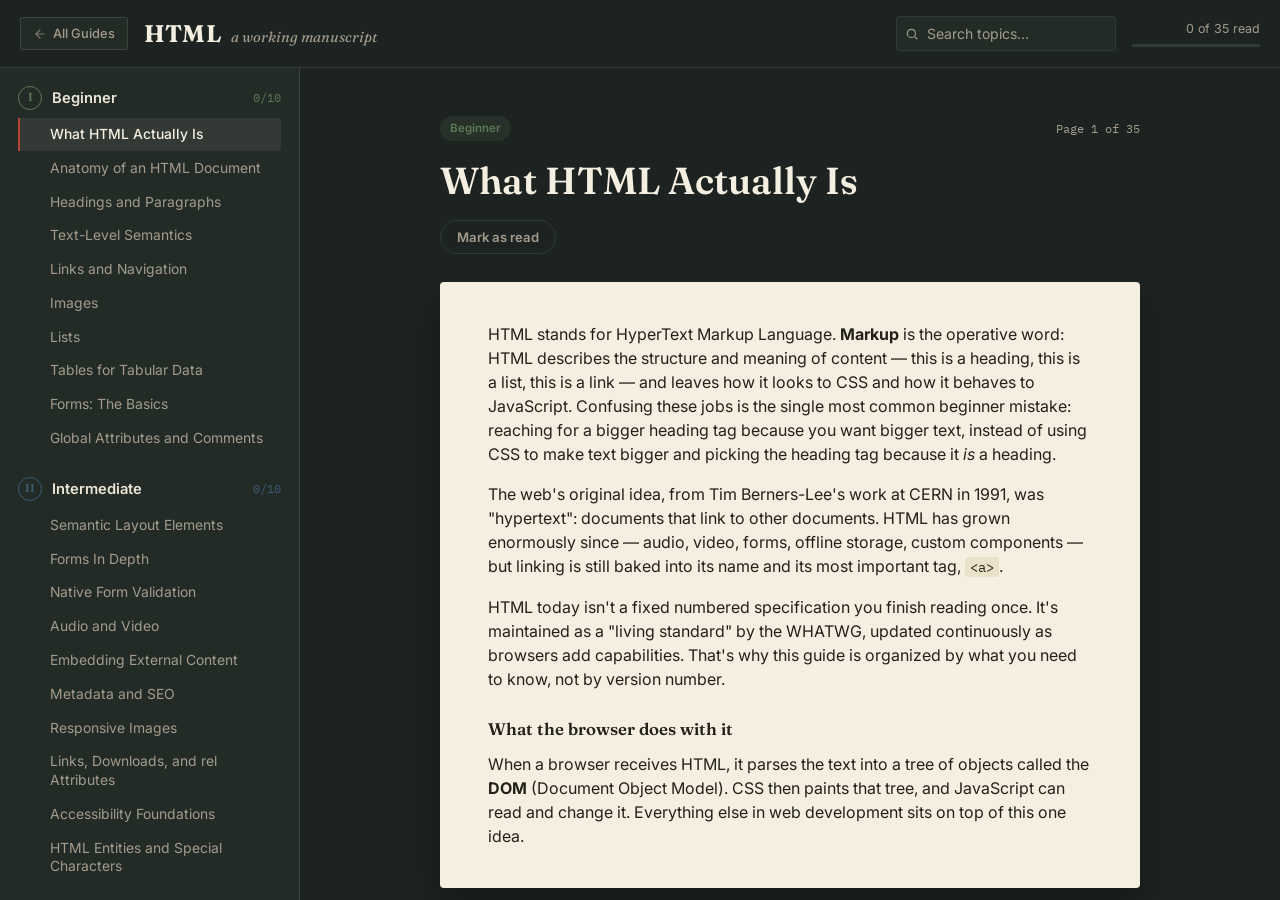
<file: html-guide/index.html>
<!DOCTYPE html>
<html lang="en">

<head>
  <meta charset="UTF-8">
  <meta name="viewport" content="width=device-width, initial-scale=1.0">
  <title>HTML — A Practical Guide</title>
  <meta name="description"
    content="A sequential, tiered guide to HTML from first principles to advanced browser features.">
  <link rel="preconnect" href="https://fonts.googleapis.com">
  <link rel="preconnect" href="https://fonts.gstatic.com" crossorigin>
  <link
    href="https://fonts.googleapis.com/css2?family=Fraunces:ital,opsz,wght@0,9..144,340;0,9..144,480;0,9..144,600;0,9..144,680;1,9..144,500&family=Inter:wght@400;500;600;700&family=IBM+Plex+Mono:wght@400;500;600&display=swap"
    rel="stylesheet">
  <meta property="og:title" content="HTML — A Practical Guide">
  <meta property="og:description" content="A sequential, tiered guide to HTML from first principles to advanced browser features.">
  <meta property="og:type" content="website">
  <meta name="twitter:card" content="summary_large_image">
  <meta name="twitter:title" content="HTML — A Practical Guide">
  <meta name="twitter:description" content="A sequential, tiered guide to HTML from first principles to advanced browser features.">
  <link rel="stylesheet" href="../css/styles.css">
</head>

<body>
  <div id="app">
    <header class="masthead">
      <button class="drawer-toggle" id="drawerToggle"
        aria-label="Open table of contents"><span></span><span></span><span></span></button>
      <a href="../index.html" class="home-nav-link" title="Return to All Guides">
        <svg width="14" height="14" viewBox="0 0 24 24" fill="none" stroke="currentColor" stroke-width="2" stroke-linecap="round" stroke-linejoin="round"><path d="m12 19-7-7 7-7"/><path d="M19 12H5"/></svg>
        <span>All Guides</span>
      </a>
      <div class="wordmark"><span class="mark">HTML</span><span class="sub">a working manuscript</span></div>
      <div class="masthead-spacer"></div>
      <div class="search-wrap">
        <label for="search" class="visually-hidden">Search topics</label>
        <svg width="14" height="14" viewBox="0 0 24 24" fill="none" stroke="currentColor" stroke-width="2">
          <circle cx="11" cy="11" r="7" />
          <line x1="21" y1="21" x2="16.65" y2="16.65" />
        </svg>
        <input type="text" id="search" placeholder="Search topics…" autocomplete="off">
      </div>
      <div class="progress-wrap">
        <span class="progress-text" id="progressText">0 of 0 read</span>
        <div class="progress-bar">
          <div class="progress-bar-fill" id="progressBarFill"></div>
        </div>
      </div>
    </header>

    <div class="layout">
      <aside class="toc-panel" id="tocPanel">
        <div class="toc-panel-head"><span>Contents</span><button class="drawer-close" id="drawerClose"
            aria-label="Close">×</button></div>
        <nav class="toc" id="toc"></nav>
      </aside>
      <div class="backdrop" id="backdrop"></div>
      <main class="page" id="page">
        <div class="page-inner" id="pageInner"></div>
      </main>
    </div>
  </div>

  <!-- ============================================================
     CONTENT LIBRARY — every topic lives here as plain HTML.
     JS below reads this into structured data at load time.
     ============================================================ -->
  <div id="library" hidden>

    <!-- ===== BEGINNER TIER ===== -->

    <article class="topic-tpl" data-id="what-is-html" data-tier="beginner" data-title="What HTML Actually Is">
      <div class="topic-body">
        <p>HTML stands for HyperText Markup Language. <strong>Markup</strong> is the operative word: HTML describes the
          structure and meaning of content — this is a heading, this is a list, this is a link — and leaves how it looks
          to CSS and how it behaves to JavaScript. Confusing these jobs is the single most common beginner mistake:
          reaching for a bigger heading tag because you want bigger text, instead of using CSS to make text bigger and
          picking the heading tag because it <em>is</em> a heading.</p>
        <p>The web's original idea, from Tim Berners-Lee's work at CERN in 1991, was "hypertext": documents that link to
          other documents. HTML has grown enormously since — audio, video, forms, offline storage, custom components —
          but linking is still baked into its name and its most important tag, <code>&lt;a&gt;</code>.</p>
        <p>HTML today isn't a fixed numbered specification you finish reading once. It's maintained as a "living
          standard" by the WHATWG, updated continuously as browsers add capabilities. That's why this guide is organized
          by what you need to know, not by version number.</p>
        <h4>What the browser does with it</h4>
        <p>When a browser receives HTML, it parses the text into a tree of objects called the <strong>DOM</strong>
          (Document Object Model). CSS then paints that tree, and JavaScript can read and change it. Everything else in
          web development sits on top of this one idea.</p>
      </div>
      <div class="topic-code" data-lang="html" data-filename="hello.html">&lt;!DOCTYPE html&gt;
        &lt;html lang="en"&gt;
        &lt;head&gt;
        &lt;meta charset="UTF-8"&gt;
        &lt;title&gt;My First Page&lt;/title&gt;
        &lt;/head&gt;
        &lt;body&gt;
        &lt;h1&gt;Hello, web&lt;/h1&gt;
        &lt;p&gt;This paragraph is structure. Its color is CSS's job.&lt;/p&gt;
        &lt;/body&gt;
        &lt;/html&gt;</div>
      <ul class="topic-keypoints">
        <li>HTML describes structure and meaning; CSS handles appearance; JavaScript handles behavior.</li>
        <li>Browsers parse your markup into a DOM tree — that tree is what CSS styles and JavaScript touches.</li>
        <li>HTML is a continuously updated "living standard," not a version you finish learning once.</li>
        <li>Never choose a tag purely for its default visual size or style — choose it for what it means.</li>
      </ul>
      <div class="topic-note" data-kind="tip">Open any website, right-click, and choose "View Page Source" (or press
        Ctrl+U / Cmd+Option+U). Reading real markup from sites you use daily teaches you faster than any tutorial.</div>
    </article>

    <article class="topic-tpl" data-id="document-anatomy" data-tier="beginner" data-title="Anatomy of an HTML Document">
      <div class="topic-body">
        <p>Every HTML page follows the same skeleton, and each piece has a specific job.</p>
        <p><code>&lt;!DOCTYPE html&gt;</code> must be the very first line. It tells the browser to render the page in
          modern "standards mode" rather than guessing based on old, inconsistent quirks from the 1990s. It isn't a tag
          with a closing pair — it's a one-time instruction.</p>
        <p>The <code>&lt;html&gt;</code> element wraps everything and should carry a <code>lang</code> attribute, such
          as <code>lang="en"</code>. This one small attribute lets screen readers choose the correct pronunciation rules
          and lets browsers offer translation — it's an accessibility feature disguised as an afterthought.</p>
        <p>Inside <code>&lt;html&gt;</code> there are exactly two children: <code>&lt;head&gt;</code> and
          <code>&lt;body&gt;</code>. The head holds information <em>about</em> the page — metadata, the title, links to
          stylesheets — none of which is directly visible. The body holds everything a visitor actually sees.</p>
        <h4>Two meta tags you always want</h4>
        <p><code>&lt;meta charset="UTF-8"&gt;</code> should be the first thing inside <code>&lt;head&gt;</code>. It
          tells the browser how to decode the bytes of your file into characters, so accented letters, emoji, and
          non-Latin scripts render correctly.
          <code>&lt;meta name="viewport" content="width=device-width, initial-scale=1.0"&gt;</code> tells mobile
          browsers to render at the phone's actual width instead of pretending to be a 980px-wide desktop page and
          zooming out — without it, your responsive CSS won't behave on phones at all.</p>
      </div>
      <div class="topic-code" data-lang="html" data-filename="boilerplate.html">&lt;!DOCTYPE html&gt;
        &lt;html lang="en"&gt;
        &lt;head&gt;
        &lt;meta charset="UTF-8"&gt;
        &lt;meta name="viewport" content="width=device-width, initial-scale=1.0"&gt;
        &lt;title&gt;Page Title&lt;/title&gt;
        &lt;link rel="stylesheet" href="styles.css"&gt;
        &lt;/head&gt;
        &lt;body&gt;
        &lt;!-- visible content goes here --&gt;
        &lt;/body&gt;
        &lt;/html&gt;</div>
      <ul class="topic-keypoints">
        <li><code>&lt;!DOCTYPE html&gt;</code> comes first and switches on standards mode.</li>
        <li><code>&lt;html lang="en"&gt;</code> helps screen readers and translation tools — set it correctly.</li>
        <li><code>&lt;head&gt;</code> holds metadata; <code>&lt;body&gt;</code> holds what visitors see.</li>
        <li>Charset and viewport meta tags belong in every page you ship.</li>
      </ul>
      <div class="topic-note" data-kind="mistake">Skipping the viewport meta tag is the most common reason a page that
        "looks fine" on a laptop looks tiny and zoomed-out on a phone.</div>
    </article>

    <article class="topic-tpl" data-id="headings-text" data-tier="beginner" data-title="Headings and Paragraphs">
      <div class="topic-body">
        <p>HTML gives you six heading levels, <code>&lt;h1&gt;</code> through <code>&lt;h6&gt;</code>. They exist to
          describe an <strong>outline</strong> of your document, the same way a book's chapter and section titles do —
          not to pick a font size. Screen readers let users jump between headings the way you'd flip through a table of
          contents, which only works if the levels genuinely nest: an <code>&lt;h3&gt;</code> should sit under an
          <code>&lt;h2&gt;</code>, which sits under the page's single <code>&lt;h1&gt;</code>.</p>
        <p>Skipping a level — going from <code>&lt;h1&gt;</code> straight to <code>&lt;h3&gt;</code> because it "looks
          right" — breaks that outline for anyone navigating by structure, even though sighted users browsing normally
          won't notice anything wrong.</p>
        <p>Regular text lives in <code>&lt;p&gt;</code> elements. One detail trips up almost every newcomer: browsers
          collapse whitespace. Line breaks and extra spaces in your HTML <em>source</em> do not create line breaks or
          spacing on the rendered page — only actual elements and CSS do.</p>
      </div>
      <div class="topic-code" data-lang="html" data-filename="outline.html">&lt;h1&gt;Backyard Vegetable
        Gardening&lt;/h1&gt;
        &lt;p&gt;An introduction for first-time growers.&lt;/p&gt;

        &lt;h2&gt;Choosing a Location&lt;/h2&gt;
        &lt;p&gt;Most vegetables need six hours of direct sun.&lt;/p&gt;

        &lt;h3&gt;Testing Your Soil&lt;/h3&gt;
        &lt;p&gt;A simple pH kit will tell you what to amend.&lt;/p&gt;

        &lt;h2&gt;Watering Schedules&lt;/h2&gt;
        &lt;p&gt;Deep, infrequent watering beats a daily sprinkle.&lt;/p&gt;</div>
      <ul class="topic-keypoints">
        <li>Headings encode document structure, not font size — style size with CSS instead.</li>
        <li>Don't skip heading levels; assistive technology relies on the nesting being real.</li>
        <li>Most pages use one <code>&lt;h1&gt;</code> for the main topic of that page.</li>
        <li>Whitespace and line breaks in your source are collapsed by the browser.</li>
      </ul>
    </article>

    <article class="topic-tpl" data-id="text-semantics" data-tier="beginner" data-title="Text-Level Semantics">
      <div class="topic-body">
        <p>HTML has pairs of tags that look similar but mean different things. <code>&lt;strong&gt;</code> marks text as
          genuinely important — screen readers may change their tone for it — while <code>&lt;b&gt;</code> just makes
          text bold with no claim about importance. Likewise <code>&lt;em&gt;</code> marks stressed emphasis (changing
          which word carries meaning in a sentence), while <code>&lt;i&gt;</code> is purely a visual italic, appropriate
          for things like foreign phrases or the names of ships, which are conventionally italicized without being
          "emphasized."</p>
        <p>A few more inline tags worth knowing: <code>&lt;small&gt;</code> for fine print or side comments,
          <code>&lt;mark&gt;</code> for highlighting text that's relevant right now (like a search match),
          <code>&lt;abbr title="..."&gt;</code> for abbreviations — the <code>title</code> gives the full expansion —
          and <code>&lt;sub&gt;</code>/<code>&lt;sup&gt;</code> for subscript and superscript, useful in chemical
          formulas or footnote markers.</p>
        <p><code>&lt;br&gt;</code> forces a single line break and <code>&lt;hr&gt;</code> marks a thematic break between
          sections of content. Neither is a layout tool — reach for CSS margin and spacing instead of stacks of
          <code>&lt;br&gt;</code> tags.</p>
      </div>
      <div class="topic-code" data-lang="html" data-filename="inline.html">&lt;p&gt;
        &lt;strong&gt;Warning:&lt;/strong&gt; the &lt;em&gt;first&lt;/em&gt; step is irreversible.
        See &lt;abbr title="Frequently Asked Questions"&gt;FAQ&lt;/abbr&gt; for details.
        &lt;/p&gt;
        &lt;p&gt;The compound is H&lt;sub&gt;2&lt;/sub&gt;O, discovered in &lt;mark&gt;1783&lt;/mark&gt;.&lt;/p&gt;
      </div>
      <ul class="topic-keypoints">
        <li><code>&lt;strong&gt;</code>/<code>&lt;em&gt;</code> carry meaning;
          <code>&lt;b&gt;</code>/<code>&lt;i&gt;</code> are purely visual.</li>
        <li><code>&lt;abbr title="..."&gt;</code> gives assistive tech and hover users the full expansion.</li>
        <li><code>&lt;br&gt;</code> and <code>&lt;hr&gt;</code> are not spacing or decoration tools — use CSS for
          layout.</li>
      </ul>
    </article>

    <article class="topic-tpl" data-id="links" data-tier="beginner" data-title="Links and Navigation">
      <div class="topic-body">
        <p>The anchor tag, <code>&lt;a href="..."&gt;</code>, is HTML's namesake feature. The <code>href</code> can be
          absolute (<code>https://example.com/page</code>), relative to the current page (<code>about.html</code> or
          <code>../images/logo.png</code>), or a jump to a section on the same page using an <code>id</code>:
          <code>&lt;a href="#pricing"&gt;</code> scrolls to whichever element has <code>id="pricing"</code>.</p>
        <p><code>target="_blank"</code> opens a link in a new tab. When you use it, also add
          <code>rel="noopener noreferrer"</code> — without it, the new page can access <code>window.opener</code> and,
          in older browsers, silently redirect your original tab to a phishing page. You'll see exactly why this matters
          in the security topic later in this guide.</p>
        <p>Two special schemes turn a link into an action: <code>mailto:</code> opens the visitor's email client with an
          address pre-filled, and <code>tel:</code> dials a number on devices that can place calls.</p>
      </div>
      <div class="topic-code" data-lang="html" data-filename="links.html">&lt;a href="/about.html"&gt;About us&lt;/a&gt;
        &lt;a href="https://example.com" target="_blank" rel="noopener noreferrer"&gt;External site&lt;/a&gt;
        &lt;a href="mailto:hello@example.com"&gt;Email us&lt;/a&gt;
        &lt;a href="tel:+15551234567"&gt;Call us&lt;/a&gt;
        &lt;a href="#section-2"&gt;Jump to Section 2&lt;/a&gt;

        &lt;h2 id="section-2"&gt;Section 2&lt;/h2&gt;</div>
      <ul class="topic-keypoints">
        <li>Relative paths point to files near the current page; absolute paths point anywhere on the web.</li>
        <li>Always pair <code>target="_blank"</code> with <code>rel="noopener noreferrer"</code>.</li>
        <li><code>mailto:</code> and <code>tel:</code> turn a link into a real-world action.</li>
      </ul>
      <div class="topic-note" data-kind="mistake">If a click should trigger app behavior rather than navigate to a URL —
        like opening a modal — use a <code>&lt;button&gt;</code>, not an <code>&lt;a href="#"&gt;</code>. A fake link
        confuses keyboard and screen reader users who expect links to navigate.</div>
    </article>

    <article class="topic-tpl" data-id="images" data-tier="beginner" data-title="Images">
      <div class="topic-body">
        <p><code>&lt;img src="..." alt="..."&gt;</code> is a void element — it never has a closing tag or content. The
          <code>alt</code> attribute is not optional decoration: it's read aloud by screen readers, displayed if the
          image fails to load, and used by search engines. Write it as you would describe the image to someone on the
          phone. If an image is purely decorative and adds no information — a background flourish — give it an empty
          <code>alt=""</code> so assistive technology skips over it entirely, rather than omitting <code>alt</code>,
          which some screen readers announce as the filename instead.</p>
        <p>Always set <code>width</code> and <code>height</code> (or the equivalent CSS <code>aspect-ratio</code>). The
          browser uses them to reserve space for the image before it finishes downloading, which prevents the rest of
          the page from jumping around as images pop in — a real, measured metric called Cumulative Layout Shift.</p>
        <p>When an image needs a caption, wrap both in <code>&lt;figure&gt;</code> with a
          <code>&lt;figcaption&gt;</code> inside. This semantically ties the caption to the image as one unit, rather
          than leaving them as two unrelated pieces of text.</p>
      </div>
      <div class="topic-code" data-lang="html" data-filename="figure.html">&lt;figure&gt;
        &lt;img src="harvest.jpg" alt="Wicker basket of freshly picked tomatoes and basil"
        width="640" height="427"&gt;
        &lt;figcaption&gt;First tomato harvest of the season, late July.&lt;/figcaption&gt;
        &lt;/figure&gt;

        &lt;img src="divider-flourish.svg" alt="" width="200" height="12"&gt;</div>
      <ul class="topic-keypoints">
        <li><code>alt</code> is required — describe meaningfully, or use <code>alt=""</code> for purely decorative
          images.</li>
        <li><code>width</code>/<code>height</code> prevent layout shift while images load.</li>
        <li><code>&lt;figure&gt;</code>/<code>&lt;figcaption&gt;</code> groups an image with its caption as one semantic
          unit.</li>
      </ul>
    </article>

    <article class="topic-tpl" data-id="lists" data-tier="beginner" data-title="Lists">
      <div class="topic-body">
        <p>Use <code>&lt;ul&gt;</code> (unordered list) when items have no inherent ranking — ingredients, features,
          links in a menu. Use <code>&lt;ol&gt;</code> (ordered list) when sequence carries meaning — recipe steps, race
          results, instructions where order matters. Each item, in either case, is an <code>&lt;li&gt;</code>.</p>
        <p>A less common but genuinely useful third type is the description list: <code>&lt;dl&gt;</code> wraps pairs of
          <code>&lt;dt&gt;</code> (term) and <code>&lt;dd&gt;</code> (its description) — perfect for glossaries, FAQs,
          or metadata like a spec sheet.</p>
        <p>Lists can nest: placing a full <code>&lt;ul&gt;</code> or <code>&lt;ol&gt;</code> inside an
          <code>&lt;li&gt;</code> creates a sub-list, which is how multi-level outlines and navigation menus with
          sub-items are built.</p>
      </div>
      <div class="topic-code" data-lang="html" data-filename="lists.html">&lt;ol&gt;
        &lt;li&gt;Preheat the oven to 220°C.&lt;/li&gt;
        &lt;li&gt;Toss the vegetables in oil and salt.&lt;/li&gt;
        &lt;li&gt;Roast for 25 minutes, turning once.&lt;/li&gt;
        &lt;/ol&gt;

        &lt;dl&gt;
        &lt;dt&gt;HTML&lt;/dt&gt;
        &lt;dd&gt;Describes the structure of a web page.&lt;/dd&gt;
        &lt;dt&gt;CSS&lt;/dt&gt;
        &lt;dd&gt;Describes how that structure should look.&lt;/dd&gt;
        &lt;/dl&gt;</div>
      <ul class="topic-keypoints">
        <li><code>&lt;ul&gt;</code> for unordered items, <code>&lt;ol&gt;</code> when sequence matters.</li>
        <li><code>&lt;dl&gt;/&lt;dt&gt;/&lt;dd&gt;</code> handles term–description pairs like glossaries and FAQs.</li>
        <li>Lists can nest inside a parent <code>&lt;li&gt;</code> to build sub-lists.</li>
      </ul>
    </article>

    <article class="topic-tpl" data-id="tables" data-tier="beginner" data-title="Tables for Tabular Data">
      <div class="topic-body">
        <p>Tables exist for genuinely grid-shaped data — pricing plans, schedules, comparison specs — where rows and
          columns both carry meaning. Before CSS matured, developers abused tables to lay out entire pages; that
          technique is obsolete and actively harmful to accessibility today, since screen readers announce table
          structure and a layout table announces confusing, meaningless "row 1 of 40" noise.</p>
        <p>The structure: <code>&lt;table&gt;</code> wraps rows (<code>&lt;tr&gt;</code>), which contain header cells
          (<code>&lt;th&gt;</code>) or data cells (<code>&lt;td&gt;</code>). Grouping rows into
          <code>&lt;thead&gt;</code>, <code>&lt;tbody&gt;</code>, and optionally <code>&lt;tfoot&gt;</code> lets
          browsers keep the header visible while a long table scrolls or prints, and tells assistive technology exactly
          which row is the header.</p>
        <p>A <code>&lt;caption&gt;</code>, placed right after the opening <code>&lt;table&gt;</code> tag, gives the
          whole table an accessible title — the equivalent of a figure caption, but for data.</p>
      </div>
      <div class="topic-code" data-lang="html" data-filename="table.html">&lt;table&gt;
        &lt;caption&gt;Quarterly rainfall (mm)&lt;/caption&gt;
        &lt;thead&gt;
        &lt;tr&gt;&lt;th&gt;City&lt;/th&gt;&lt;th&gt;Q1&lt;/th&gt;&lt;th&gt;Q2&lt;/th&gt;&lt;/tr&gt;
        &lt;/thead&gt;
        &lt;tbody&gt;
        &lt;tr&gt;&lt;td&gt;Mumbai&lt;/td&gt;&lt;td&gt;12&lt;/td&gt;&lt;td&gt;480&lt;/td&gt;&lt;/tr&gt;
        &lt;tr&gt;&lt;td&gt;Delhi&lt;/td&gt;&lt;td&gt;6&lt;/td&gt;&lt;td&gt;210&lt;/td&gt;&lt;/tr&gt;
        &lt;/tbody&gt;
        &lt;/table&gt;</div>
      <ul class="topic-keypoints">
        <li>Tables are for tabular data, never for page layout.</li>
        <li><code>&lt;th&gt;</code> marks header cells; pair it with <code>&lt;thead&gt;/&lt;tbody&gt;</code> for
          structure.</li>
        <li><code>&lt;caption&gt;</code> gives the table an accessible title.</li>
      </ul>
    </article>

    <article class="topic-tpl" data-id="forms-basics" data-tier="beginner" data-title="Forms: The Basics">
      <div class="topic-body">
        <p>A <code>&lt;form&gt;</code> wraps a set of input controls. Its <code>action</code> attribute says where the
          data goes, and <code>method</code> says how: <code>GET</code> appends data to the URL and suits read-like
          requests such as a search box, while <code>POST</code> sends data in the request body and suits anything that
          changes state, like creating an account.</p>
        <p>Every input needs a real <code>&lt;label&gt;</code>, connected either by wrapping the input or by matching a
          <code>for</code> attribute to the input's <code>id</code>. A <code>placeholder</code> is not a substitute — it
          vanishes the moment someone starts typing and isn't dependably announced by every screen reader. Clicking a
          label should focus or toggle its input; that only happens with a real association.</p>
        <p>Inside a form, a plain <code>&lt;button&gt;</code> defaults to <code>type="submit"</code> — including buttons
          you intended for something else, like "Cancel." That default causes a classic bug: a cancel button that
          unexpectedly submits the form. Set <code>type="button"</code> explicitly on anything that shouldn't submit.
        </p>
      </div>
      <div class="topic-code" data-lang="html" data-filename="form.html">&lt;form action="/subscribe" method="post"&gt;
        &lt;label for="email"&gt;Email address&lt;/label&gt;
        &lt;input type="email" id="email" name="email" required&gt;

        &lt;button type="submit"&gt;Subscribe&lt;/button&gt;
        &lt;button type="button" onclick="closeForm()"&gt;Cancel&lt;/button&gt;
        &lt;/form&gt;</div>
      <ul class="topic-keypoints">
        <li>GET for read-like requests, POST for anything that changes data.</li>
        <li>Every input needs a real, connected <code>&lt;label&gt;</code> — a placeholder is not enough.</li>
        <li>Buttons inside a form default to <code>type="submit"</code>; say <code>type="button"</code> otherwise.</li>
      </ul>
      <div class="topic-note" data-kind="mistake">A "Cancel" or "Delete row" button inside a <code>&lt;form&gt;</code>
        that's missing <code>type="button"</code> will silently submit the entire form when clicked — one of the most
        common real-world form bugs.</div>
    </article>

    <article class="topic-tpl" data-id="global-attributes" data-tier="beginner"
      data-title="Global Attributes and Comments">
      <div class="topic-body">
        <p>A handful of attributes work on nearly every element. <code>id</code> gives a single element a unique name on
          the page — used for anchor links, label associations, and as a hook for CSS or JavaScript. Unlike
          <code>id</code>, <code>class</code> can repeat across many elements and can hold several space-separated
          values, making it the right tool for reusable styling hooks.</p>
        <p><code>style</code> lets you write inline CSS directly on an element, but reach for it sparingly — mixing
          structure and presentation defeats much of the reason HTML and CSS are separate languages in the first place.
          <code>title</code> adds a tooltip, but support across assistive technology is inconsistent, so never put
          essential information only in a <code>title</code>.</p>
        <p><code>data-*</code> attributes let you attach custom data for JavaScript to read —
          <code>data-user-id="42"</code>, for instance — without inventing non-standard attributes. The boolean
          <code>hidden</code> attribute removes an element from rendering entirely.</p>
        <p>Some elements are "void": they carry no closing tag and no content, because they can't have children —
          <code>&lt;br&gt;</code>, <code>&lt;img&gt;</code>, <code>&lt;input&gt;</code>, <code>&lt;hr&gt;</code>,
          <code>&lt;meta&gt;</code>, and <code>&lt;link&gt;</code> among them.</p>
        <p>Finally, <code>&lt;!-- comments --&gt;</code> are stripped before anything renders on screen, but they still
          travel to every visitor inside your page's source. Never put secrets, internal notes, or anything sensitive in
          one.</p>
      </div>
      <div class="topic-code" data-lang="html" data-filename="attributes.html">&lt;section id="pricing" class="panel
        panel--highlighted" data-plan="pro"&gt;
        &lt;!-- TODO: swap in final copy before launch --&gt;
        &lt;p title="Billed annually"&gt;$12/month&lt;/p&gt;
        &lt;/section&gt;</div>
      <ul class="topic-keypoints">
        <li><code>id</code> is unique per page; <code>class</code> can repeat and hold multiple values.</li>
        <li>Prefer real CSS files over inline <code>style</code> where you can.</li>
        <li><code>data-*</code> attributes are the standard way to attach custom data for scripts.</li>
        <li>Comments are invisible on the page but fully visible in "View Source."</li>
      </ul>
    </article>

    <!-- ===== INTERMEDIATE TIER ===== -->

    <article class="topic-tpl" data-id="semantic-layout" data-tier="intermediate" data-title="Semantic Layout Elements">
      <div class="topic-body">
        <p>Before HTML5, every section of a page was a generically named <code>&lt;div&gt;</code>, and developers relied
          on <code>id="header"</code> or <code>class="nav"</code> to fake meaning that the browser itself couldn't see.
          HTML5 added elements that describe a section's <em>role</em> directly: <code>&lt;header&gt;</code>,
          <code>&lt;nav&gt;</code>, <code>&lt;main&gt;</code>, <code>&lt;article&gt;</code>,
          <code>&lt;section&gt;</code>, <code>&lt;aside&gt;</code>, and <code>&lt;footer&gt;</code>.</p>
        <p><code>&lt;header&gt;</code> holds introductory content — it can appear once for the whole page and again
          inside an individual <code>&lt;article&gt;</code>. <code>&lt;nav&gt;</code> wraps major navigation blocks, not
          every group of links. <code>&lt;main&gt;</code> should appear exactly once per page and wrap the primary
          content, letting screen reader users jump straight past repeated navigation. <code>&lt;footer&gt;</code>
          mirrors <code>&lt;header&gt;</code> for closing or meta content, and <code>&lt;address&gt;</code> specifically
          marks contact information for the nearest article or page.</p>
        <p>The trickiest distinction is <code>&lt;article&gt;</code> versus <code>&lt;section&gt;</code>. Ask: "could
          this be pulled out and make sense on its own, syndicated elsewhere?" — a blog post, a product card, a forum
          comment — that's an <code>&lt;article&gt;</code>. A <code>&lt;section&gt;</code> is a thematic chunk of a
          larger whole, usually introduced by its own heading, that doesn't stand alone the same way.
          <code>&lt;div&gt;</code> and <code>&lt;span&gt;</code> still matter as the meaning-neutral fallback for purely
          visual grouping when no semantic element actually fits — reaching for them isn't wrong, it's just a last
          resort rather than a default.</p>
      </div>
      <div class="topic-code" data-lang="html" data-filename="layout.html">&lt;body&gt;
        &lt;header&gt;
        &lt;h1&gt;Daily Bread Bakery&lt;/h1&gt;
        &lt;nav&gt;&lt;a href="/menu"&gt;Menu&lt;/a&gt; &lt;a href="/visit"&gt;Visit&lt;/a&gt;&lt;/nav&gt;
        &lt;/header&gt;

        &lt;main&gt;
        &lt;article&gt;
        &lt;h2&gt;Sourdough, back in stock&lt;/h2&gt;
        &lt;p&gt;Our 48-hour ferment loaf returns Thursday.&lt;/p&gt;
        &lt;/article&gt;

        &lt;aside&gt;
        &lt;h2&gt;Opening hours&lt;/h2&gt;
        &lt;p&gt;Tue–Sun, 7am–3pm&lt;/p&gt;
        &lt;/aside&gt;
        &lt;/main&gt;

        &lt;footer&gt;
        &lt;address&gt;Contact: &lt;a
        href="mailto:hello@dailybread.example"&gt;hello@dailybread.example&lt;/a&gt;&lt;/address&gt;
        &lt;/footer&gt;
        &lt;/body&gt;</div>
      <ul class="topic-keypoints">
        <li>Semantic elements describe a section's role, not just its grouping.</li>
        <li>Use exactly one <code>&lt;main&gt;</code> per page, wrapping the primary content.</li>
        <li><code>&lt;article&gt;</code> should make sense standing alone; <code>&lt;section&gt;</code> is a themed part
          of a larger whole.</li>
        <li><code>&lt;div&gt;</code>/<code>&lt;span&gt;</code> remain valid as a last-resort, meaning-neutral wrapper.
        </li>
      </ul>
      <div class="topic-note" data-kind="tip">Screen reader users often jump between landmarks (<code>header</code>,
        <code>nav</code>, <code>main</code>, <code>footer</code>) the way sighted users scan a page visually. Getting
        these elements right is a large accessibility win for almost no extra effort.</div>
    </article>

    <article class="topic-tpl" data-id="forms-in-depth" data-tier="intermediate" data-title="Forms In Depth">
      <div class="topic-body">
        <p>The <code>type</code> attribute on <code>&lt;input&gt;</code> is more powerful than it looks.
          <code>type="email"</code> and <code>type="tel"</code> summon the right mobile keyboard layout;
          <code>type="number"</code>, <code>type="date"</code>, <code>type="range"</code>, and <code>type="color"</code>
          give you a purpose-built native control for free, with no JavaScript; <code>type="checkbox"</code> and
          <code>type="radio"</code> handle multi-select and single-select choices respectively — radios sharing the same
          <code>name</code> become mutually exclusive automatically.</p>
        <p><code>&lt;fieldset&gt;</code> groups related controls — most usefully a set of radio buttons or checkboxes —
          and its first child, <code>&lt;legend&gt;</code>, gives that whole group an accessible label, announced by
          screen readers as you enter the group.</p>
        <p><code>&lt;select&gt;</code> with nested <code>&lt;option&gt;</code> elements builds a dropdown restricted to
          exactly the choices you list; <code>&lt;optgroup label="..."&gt;</code> visually and semantically clusters
          related options. A <code>&lt;textarea&gt;</code> handles multi-line freeform text — size it with CSS rather
          than the legacy <code>rows</code>/<code>cols</code> attributes where you can. <code>&lt;datalist&gt;</code>,
          linked to an input via matching <code>list</code>/<code>id</code>, offers autocomplete suggestions while still
          letting the visitor type anything — unlike <code>&lt;select&gt;</code>, it never restricts the final value.
          <code>&lt;output&gt;</code> displays a computed result, linkable to its source inputs with a <code>for</code>
          attribute, typically updated by a script listening for input changes.</p>
      </div>
      <div class="topic-code" data-lang="html" data-filename="form-controls.html">&lt;fieldset&gt;
        &lt;legend&gt;Preferred contact method&lt;/legend&gt;
        &lt;label&gt;&lt;input type="radio" name="contact" value="email" checked&gt; Email&lt;/label&gt;
        &lt;label&gt;&lt;input type="radio" name="contact" value="phone"&gt; Phone&lt;/label&gt;
        &lt;/fieldset&gt;

        &lt;label for="city"&gt;City&lt;/label&gt;
        &lt;input type="text" id="city" list="city-options"&gt;
        &lt;datalist id="city-options"&gt;
        &lt;option value="Mumbai"&gt;
        &lt;option value="Delhi"&gt;
        &lt;option value="Bengaluru"&gt;
        &lt;/datalist&gt;</div>
      <ul class="topic-keypoints">
        <li>Choosing the closest <code>type</code> gets you the right keyboard and built-in control for free.</li>
        <li><code>&lt;fieldset&gt;</code>/<code>&lt;legend&gt;</code> gives a whole group of related controls one
          accessible label.</li>
        <li><code>&lt;datalist&gt;</code> suggests options but still allows free text; <code>&lt;select&gt;</code>
          restricts to the list.</li>
      </ul>
      <div class="topic-note" data-kind="note"><code>type="tel"</code> deliberately accepts any text, since phone
        formats vary worldwide — add a <code>pattern</code> attribute yourself if you need to enforce a specific format.
      </div>
    </article>

    <article class="topic-tpl" data-id="form-validation" data-tier="intermediate" data-title="Native Form Validation">
      <div class="topic-body">
        <p>Browsers can validate a surprising amount for free, purely through attributes: <code>required</code> blocks
          submission on an empty field, <code>minlength</code>/<code>maxlength</code> bound text length,
          <code>min</code>/<code>max</code> bound numeric or date values, <code>pattern</code> takes a regular
          expression the value must match, and <code>step</code> controls the increment allowed for numbers. This is the
          Constraint Validation API, and it comes with matching CSS hooks — <code>:valid</code>, <code>:invalid</code>,
          <code>:required</code>, <code>:optional</code> — so you can style a field red or green purely based on its
          current state, no JavaScript required.</p>
        <p>If you need fully custom validation logic or UI, add <code>novalidate</code> to the <code>&lt;form&gt;</code>
          to switch off the browser's built-in checks and handle everything yourself in script.</p>
        <p>Whatever you do on the client, it is never a substitute for validating again on the server. Client-side
          checks are for user experience — instant feedback without a round trip — while server-side checks are for
          security, since anyone can submit a request directly and skip your HTML and JavaScript entirely.</p>
      </div>
      <div class="topic-code" data-lang="html" data-filename="validation.html">&lt;label
        for="username"&gt;Username&lt;/label&gt;
        &lt;input
        type="text"
        id="username"
        required
        minlength="3"
        maxlength="20"
        pattern="[a-zA-Z0-9_]+"
        title="Letters, numbers, and underscores only"&gt;

        &lt;label for="qty"&gt;Quantity&lt;/label&gt;
        &lt;input type="number" id="qty" min="1" max="10" step="1" value="1"&gt;</div>
      <ul class="topic-keypoints">
        <li><code>required</code>, <code>pattern</code>, <code>min</code>/<code>max</code>, and <code>step</code> give
          validation with zero JavaScript.</li>
        <li><code>:valid</code>/<code>:invalid</code> let CSS style a field based on its current validity.</li>
        <li><code>novalidate</code> on the form opts out when you need fully custom validation.</li>
      </ul>
      <div class="topic-note" data-kind="mistake">Trusting client-side validation alone is a real security bug, not just
        sloppiness — always re-check every rule on the server, since the browser's checks are trivially bypassed by
        anyone sending requests directly.</div>
    </article>

    <article class="topic-tpl" data-id="multimedia" data-tier="intermediate" data-title="Audio and Video">
      <div class="topic-body">
        <p><code>&lt;video&gt;</code> and <code>&lt;audio&gt;</code> embed media with a built-in player when you add the
          <code>controls</code> attribute — skip it only if you're building fully custom playback controls in
          JavaScript. Nested <code>&lt;source&gt;</code> elements let you offer the same media in several formats; the
          browser tries each in order and plays the first one it can decode, which matters because format support still
          varies across browsers.</p>
        <p>A <code>&lt;track kind="captions" src="captions.vtt" srclang="en" label="English"&gt;</code> inside a
          <code>&lt;video&gt;</code> adds captions or subtitles from a separate file — essential for anyone who is deaf
          or hard of hearing, watching without sound, or simply searching within the video's text. The
          <code>poster</code> attribute sets a still preview image shown before playback starts.</p>
        <p>Browsers block video with sound from autoplaying — if you need <code>autoplay</code> (for a silent background
          loop, say), pair it with <code>muted</code> or it simply won't play. Any content placed between the opening
          and closing tags acts as a fallback, shown only if the browser can't play the element at all.</p>
      </div>
      <div class="topic-code" data-lang="html" data-filename="video.html">&lt;video controls poster="preview.jpg"
        width="640" height="360"&gt;
        &lt;source src="talk.webm" type="video/webm"&gt;
        &lt;source src="talk.mp4" type="video/mp4"&gt;
        &lt;track kind="captions" src="talk-en.vtt" srclang="en" label="English" default&gt;
        Your browser doesn't support embedded video.
        &lt;a href="talk.mp4"&gt;Download the video&lt;/a&gt; instead.
        &lt;/video&gt;</div>
      <ul class="topic-keypoints">
        <li>Include <code>controls</code> unless you're replacing them with your own custom UI.</li>
        <li><code>&lt;track&gt;</code> supplies captions — treat it as a requirement, not an extra.</li>
        <li>Autoplaying video must also be <code>muted</code>, or browsers will block it.</li>
      </ul>
    </article>

    <article class="topic-tpl" data-id="embedding-content" data-tier="intermediate"
      data-title="Embedding External Content">
      <div class="topic-body">
        <p><code>&lt;iframe src="..."&gt;</code> embeds an entire separate HTML document inside your page — used for
          maps, embedded videos, checkout widgets, or ads. Because an iframe runs someone else's code alongside yours,
          treat every one as a security boundary rather than a neutral picture frame.</p>
        <p>The <code>sandbox</code> attribute strips capabilities from the embedded page by default and re-grants only
          what you list: <code>sandbox="allow-scripts"</code> permits scripts but still blocks forms, popups, and
          top-level navigation unless you add those tokens too. An empty <code>sandbox=""</code> locks everything down
          as tightly as possible. <code>loading="lazy"</code> defers offscreen iframes from loading until they're about
          to scroll into view, the same as it does for images.</p>
        <p><code>&lt;object&gt;</code> and <code>&lt;embed&gt;</code> are older, now-niche ways to embed plugin content
          like PDFs; for the vast majority of modern uses, an <code>&lt;iframe&gt;</code> for documents or the
          <code>&lt;video&gt;</code>/<code>&lt;audio&gt;</code> elements you already know cover the job better.</p>
      </div>
      <div class="topic-code" data-lang="html" data-filename="embed.html">&lt;iframe
        src="https://maps.example.com/embed?q=CERN"
        title="Map showing the location of CERN"
        loading="lazy"
        sandbox="allow-scripts allow-same-origin"
        width="600" height="360"&gt;
        &lt;/iframe&gt;</div>
      <ul class="topic-keypoints">
        <li>Treat every <code>&lt;iframe&gt;</code> as a security boundary, not just a layout tool.</li>
        <li><code>sandbox</code> strips capabilities by default; add only the tokens you actually need.</li>
        <li>Give every iframe a descriptive <code>title</code> so screen reader users know what it contains.</li>
      </ul>
      <div class="topic-note" data-kind="note">A missing <code>title</code> means a screen reader announces the frame
        only as "iframe" — a real title tells visitors what's inside before they enter it.</div>
    </article>

    <article class="topic-tpl" data-id="meta-seo" data-tier="intermediate" data-title="Metadata and SEO">
      <div class="topic-body">
        <p>The <code>&lt;head&gt;</code> carries several tags aimed at search engines and link previews rather than
          visitors reading the page directly. <code>&lt;meta name="description" content="..."&gt;</code> supplies the
          summary many search engines show under your title — it doesn't directly affect ranking, but a well-written one
          affects whether people click. <code>&lt;meta name="robots" content="noindex, nofollow"&gt;</code> asks search
          engines to leave a page out of results entirely, useful for admin pages or duplicates.</p>
        <p><code>&lt;link rel="canonical" href="..."&gt;</code> tells search engines which URL is the authoritative
          version when the same content is reachable multiple ways (with and without tracking parameters, for instance),
          avoiding duplicate-content confusion. A favicon comes from <code>&lt;link rel="icon" href="..."&gt;</code>.
        </p>
        <p>Open Graph tags (<code>og:title</code>, <code>og:description</code>, <code>og:image</code>) control how a
          link looks when shared on social platforms and chat apps; Twitter/X has its own similar set of
          <code>twitter:*</code> tags for the same purpose. None of this makes content appear that isn't genuinely on
          the page — it describes what's already there to systems that can't otherwise summarize it well.</p>
      </div>
      <div class="topic-code" data-lang="html" data-filename="head-meta.html">&lt;meta name="description"
        content="Hand-thrown pottery classes in central Pune, weekend and evening slots."&gt;
        &lt;link rel="canonical" href="https://example.com/classes"&gt;
        &lt;link rel="icon" href="/favicon.ico"&gt;

        &lt;meta property="og:title" content="Pottery Classes — Clay & Wheel Studio"&gt;
        &lt;meta property="og:description" content="Weekend and evening slots, all skill levels."&gt;
        &lt;meta property="og:image" content="https://example.com/social-card.jpg"&gt;</div>
      <ul class="topic-keypoints">
        <li>Meta description affects click-through from search results, not ranking directly.</li>
        <li><code>rel="canonical"</code> resolves duplicate-content confusion across near-identical URLs.</li>
        <li>Open Graph and Twitter tags control link previews on social platforms and chat apps.</li>
      </ul>
    </article>

    <article class="topic-tpl" data-id="responsive-images" data-tier="intermediate" data-title="Responsive Images">
      <div class="topic-body">
        <p>A single fixed-size image is a poor fit for the range of screens visiting your site: too large and it wastes
          bandwidth on a phone, too small and it looks blurry on a high-density display. <code>srcset</code> lets one
          <code>&lt;img&gt;</code> list several resolutions of the same picture, and <code>sizes</code> tells the
          browser how wide the image will actually render at different viewport widths — together the browser picks
          whichever file makes sense for the visitor's exact screen. This is called "resolution switching," and it keeps
          the same crop throughout.</p>
        <p>When you need a genuinely different crop at different sizes — a tight portrait crop on mobile, a wide
          landscape crop on desktop — that's "art direction," and it calls for <code>&lt;picture&gt;</code> wrapping
          several <code>&lt;source media="..." srcset="..."&gt;</code> elements plus a required fallback
          <code>&lt;img&gt;</code> for browsers that support none of the listed sources.</p>
        <p><code>loading="lazy"</code> on an <code>&lt;img&gt;</code> defers offscreen images until they're about to
          enter the viewport, which speeds up the initial page load without any JavaScript.</p>
      </div>
      <div class="topic-code" data-lang="html" data-filename="responsive-img.html">&lt;picture&gt;
        &lt;source media="(min-width: 800px)" srcset="hero-wide.jpg"&gt;
        &lt;source media="(max-width: 799px)" srcset="hero-tall.jpg"&gt;
        &lt;img src="hero-wide.jpg" alt="Potter shaping a bowl on a wheel"
        loading="lazy" width="1200" height="675"&gt;
        &lt;/picture&gt;

        &lt;img
        src="thumb-400.jpg"
        srcset="thumb-400.jpg 400w, thumb-800.jpg 800w, thumb-1200.jpg 1200w"
        sizes="(min-width: 600px) 400px, 100vw"
        alt="Finished ceramic mug"&gt;</div>
      <ul class="topic-keypoints">
        <li><code>srcset</code>/<code>sizes</code> handle resolution switching — same crop, best-fit size.</li>
        <li><code>&lt;picture&gt;</code> handles art direction — genuinely different crops per breakpoint.</li>
        <li><code>loading="lazy"</code> defers offscreen images to speed up initial load.</li>
      </ul>
    </article>

    <article class="topic-tpl" data-id="rel-and-downloads" data-tier="intermediate"
      data-title="Links, Downloads, and rel Attributes">
      <div class="topic-body">
        <p>The <code>rel</code> attribute describes the relationship between the current page and a linked one, and
          several values matter beyond the <code>noopener noreferrer</code> pair you met earlier.
          <code>rel="noopener"</code> stops a page opened via <code>target="_blank"</code> from getting a JavaScript
          handle back to your window; <code>rel="noreferrer"</code> goes further and withholds the referrer header
          entirely, so the destination can't see where the click came from.</p>
        <p><code>rel="nofollow"</code> tells search engines not to pass ranking credit through a link — common practice
          on user-submitted or paid links. Two more specific variants exist for the same family of cases:
          <code>rel="sponsored"</code> for paid or advertising links, and <code>rel="ugc"</code> for user-generated
          content like comments.</p>
        <p>The <code>download</code> attribute on a link forces a save-to-disk instead of navigation, and can suggest a
          filename: <code>&lt;a href="report.pdf" download="Q3-report.pdf"&gt;</code>. Separately,
          <code>&lt;link rel="preload" as="..." href="..."&gt;</code> in the document head — not on an
          <code>&lt;a&gt;</code> — tells the browser to fetch a resource it will need soon, before it would otherwise
          discover it.</p>
      </div>
      <div class="topic-code" data-lang="html" data-filename="rel-values.html">&lt;a href="https://partner.example"
        rel="sponsored"&gt;Our sponsor&lt;/a&gt;
        &lt;a href="/user/42/comment/9" rel="ugc"&gt;See their comment&lt;/a&gt;
        &lt;a href="/invoice.pdf" download="Invoice-2451.pdf"&gt;Download invoice&lt;/a&gt;

        &lt;link rel="preload" as="font" href="/fonts/inter.woff2" type="font/woff2" crossorigin&gt;</div>
      <ul class="topic-keypoints">
        <li><code>noopener</code>/<code>noreferrer</code> protect your window and its referrer data from a linked page.
        </li>
        <li><code>nofollow</code>/<code>sponsored</code>/<code>ugc</code> tell search engines how to treat a link's
          authority.</li>
        <li><code>download</code> saves a file directly, optionally under a custom filename.</li>
      </ul>
    </article>

    <article class="topic-tpl" data-id="accessibility-foundations" data-tier="intermediate"
      data-title="Accessibility Foundations">
      <div class="topic-body">
        <p>Accessibility isn't a separate skill bolted onto HTML — it's mostly a byproduct of markup that's genuinely
          correct, which is why it keeps resurfacing throughout this guide: meaningful <code>alt</code> text, real label
          associations, a heading outline that doesn't skip levels, semantic landmarks instead of unlabeled
          <code>&lt;div&gt;</code>s.</p>
        <p>Two more tools round this out. <code>tabindex="0"</code> adds an element to the natural tab order when it
          wouldn't otherwise be focusable — though a real <code>&lt;button&gt;</code> or <code>&lt;a&gt;</code> is
          almost always a better choice than a styled <code>&lt;div&gt;</code> that needs this fix in the first place.
          <code>tabindex="-1"</code> makes an element focusable only programmatically, handy for moving keyboard focus
          after something like a client-side page change. Avoid any <code>tabindex</code> value above <code>0</code> —
          it overrides the natural reading order with a manually maintained one, which quietly breaks the first time the
          page layout changes.</p>
        <p>A "skip to content" link — an <code>&lt;a href="#main"&gt;</code> placed as the very first focusable element,
          visually hidden until it receives keyboard focus — lets keyboard users bypass repeated navigation on every
          single page load, rather than tabbing through the same menu every time. And one plain rule worth keeping in
          mind well beyond HTML: never convey information by color alone, since it's invisible to colorblind visitors
          and anyone using a screen reader.</p>
      </div>
      <div class="topic-code" data-lang="html" data-filename="skip-link.html">&lt;body&gt;
        &lt;a class="skip-link" href="#main"&gt;Skip to content&lt;/a&gt;

        &lt;header&gt;...&lt;/header&gt;
        &lt;nav&gt;...&lt;/nav&gt;

        &lt;main id="main"&gt;
        &lt;h1&gt;Page content starts here&lt;/h1&gt;
        &lt;/main&gt;
        &lt;/body&gt;</div>
      <ul class="topic-keypoints">
        <li>Correct semantic HTML is most of what "accessible" means in practice.</li>
        <li>Avoid <code>tabindex</code> values greater than <code>0</code> — they create a fragile, manually maintained
          tab order.</li>
        <li>A hidden-until-focused skip link saves keyboard users from repeating the same navigation on every page.</li>
      </ul>
    </article>

    <article class="topic-tpl" data-id="html-entities" data-tier="intermediate"
      data-title="HTML Entities and Special Characters">
      <div class="topic-body">
        <p>Three characters are reserved because HTML uses them for its own syntax: <code>&lt;</code> opens a tag,
          <code>&gt;</code> closes one, and <code>&amp;</code> starts an entity. To display any of them as literal text
          rather than have the browser try to parse them, write <code>&amp;lt;</code>, <code>&amp;gt;</code>, and
          <code>&amp;amp;</code> instead.</p>
        <p>Beyond escaping, named entities give you characters that are awkward to type directly:
          <code>&amp;copy;</code> renders ©, <code>&amp;mdash;</code> renders an em dash —, <code>&amp;hellip;</code>
          renders an ellipsis …. One entity does real layout work rather than just typography: <code>&amp;nbsp;</code>
          is a non-breaking space, which glues two words together so they never get split across a line break — useful
          in things like "10&amp;nbsp;km" or "Mr.&amp;nbsp;Shah."</p>
        <p>Since virtually every modern file is saved as UTF-8 (set via the <code>charset</code> meta tag you met
          earlier), you can generally type accented letters, emoji, and non-Latin scripts directly into your HTML rather
          than reaching for numeric entities — entities today are mainly for the three reserved characters and a handful
          of typographically awkward symbols.</p>
      </div>
      <div class="topic-code" data-lang="html" data-filename="entities.html">&lt;p&gt;Use &amp;lt;strong&amp;gt; for
        important text, not &amp;lt;b&amp;gt;.&lt;/p&gt;
        &lt;p&gt;&amp;copy; 2026 Studio Verde &amp;mdash; all rights reserved.&lt;/p&gt;
        &lt;p&gt;Race distance: 10&amp;nbsp;km. Doors open at 7&amp;nbsp;am.&lt;/p&gt;</div>
      <ul class="topic-keypoints">
        <li><code>&lt;</code>, <code>&gt;</code>, and <code>&amp;</code> must be escaped as entities when you mean them
          literally.</li>
        <li><code>&amp;nbsp;</code> stops two words from being separated across a line break.</li>
        <li>With UTF-8 set, most other special characters can simply be typed directly.</li>
      </ul>
    </article>

    <!-- ===== ADVANCED TIER ===== -->

    <article class="topic-tpl" data-id="web-components-custom-elements" data-tier="advanced"
      data-title="Web Components: Custom Elements">
      <div class="topic-body">
        <p>Web Components let you invent your own HTML tags with their own built-in behavior —
          <code>&lt;user-card&gt;</code>, <code>&lt;rating-stars&gt;</code> — that work anywhere plain HTML works,
          framework or not. Three technologies cooperate: Custom Elements define the new tag, Shadow DOM (next topic)
          encapsulates its internal markup and styles, and the <code>&lt;template&gt;</code> element (also next topic)
          supplies reusable inert markup.</p>
        <p><code>customElements.define('tag-name', ClassName)</code> connects a tag name to a JavaScript class that
          extends <code>HTMLElement</code>. Custom tag names <em>must</em> contain a hyphen — a deliberate rule ensuring
          your invented names can never collide with a future standard HTML element, since none of those will ever
          contain one.</p>
        <p>A handful of lifecycle methods fire automatically: <code>connectedCallback()</code> runs when your element is
          inserted into the page, <code>disconnectedCallback()</code> when it's removed, and
          <code>attributeChangedCallback()</code> whenever a watched attribute changes — "watched" meaning listed in a
          static <code>observedAttributes</code> array on the class. You can also extend an existing built-in element (a
          "customized built-in," written as <code>&lt;button is="fancy-button"&gt;</code>), but browser support for that
          variant is inconsistent, so a brand-new "autonomous" element like the one below is the safer default.</p>
      </div>
      <div class="topic-code" data-lang="js" data-filename="user-card.js">class UserCard extends HTMLElement {
        static observedAttributes = ['name'];

        connectedCallback() {
        this.textContent = 'Loading…';
        }

        attributeChangedCallback(attr, oldVal, newVal) {
        if (attr === 'name') this.textContent = 'Hi, ' + newVal;
        }
        }

        customElements.define('user-card', UserCard);
        // Usage in HTML: &lt;user-card name="Amit"&gt;&lt;/user-card&gt;</div>
      <ul class="topic-keypoints">
        <li>Custom element tag names must contain a hyphen so they never collide with future standard tags.</li>
        <li><code>connectedCallback()</code> runs on insertion; <code>attributeChangedCallback()</code> needs
          <code>observedAttributes</code>.</li>
        <li>An "autonomous" brand-new element is generally safer than extending a built-in one, given inconsistent
          browser support.</li>
      </ul>
    </article>

    <article class="topic-tpl" data-id="shadow-dom-templates" data-tier="advanced"
      data-title="Web Components: Shadow DOM and Templates">
      <div class="topic-body">
        <p><code>&lt;template&gt;</code> holds markup that the browser parses but never renders and never runs — no
          images inside it load, no scripts inside it execute — until you explicitly clone its <code>.content</code>
          with JavaScript. That inertness is exactly why it's the right tool for a widget's repeatable markup, instead
          of assembling the same HTML at runtime out of string concatenation.</p>
        <p>Shadow DOM attaches a second, encapsulated DOM tree to an element via
          <code>element.attachShadow({ mode: 'open' })</code>. Styles and markup placed inside that shadow root are
          sealed off from the rest of the page: a <code>&lt;style&gt;</code> inside it won't leak out and style your
          whole document, and most of your page's own CSS won't reach in and affect it either. This is how a custom
          element ships its own internal look without any risk of colliding with whatever stylesheet the page around it
          happens to have.</p>
        <p><code>&lt;slot&gt;</code>, used inside a shadow tree, marks exactly where the "light DOM" — the regular
          children a user places inside your custom element in their own markup — actually gets displayed. It's what
          lets <code>&lt;user-card&gt;Amit&lt;/user-card&gt;</code> keep control over its own internal chrome while
          still accepting content from whoever uses it.</p>
      </div>
      <div class="topic-code" data-lang="js" data-filename="fancy-card.js">const tpl =
        document.createElement('template');
        tpl.innerHTML = `
        &lt;style&gt;
        .card { border: 1px solid #ccc; padding: 12px; border-radius: 6px; }
        &lt;/style&gt;
        &lt;div class="card"&gt;&lt;slot&gt;&lt;/slot&gt;&lt;/div&gt;
        `;

        class FancyCard extends HTMLElement {
        connectedCallback() {
        const shadow = this.attachShadow({ mode: 'open' });
        shadow.appendChild(tpl.content.cloneNode(true));
        }
        }
        customElements.define('fancy-card', FancyCard);</div>
      <ul class="topic-keypoints">
        <li><code>&lt;template&gt;</code> content is inert — nothing inside loads or runs until it's cloned with
          JavaScript.</li>
        <li>Shadow DOM encapsulates a custom element's markup and CSS from the rest of the page in both directions.</li>
        <li><code>&lt;slot&gt;</code> is where a custom element's user-supplied content actually renders.</li>
      </ul>
    </article>

    <article class="topic-tpl" data-id="canvas-vs-svg" data-tier="advanced" data-title="Canvas vs. SVG">
      <div class="topic-body">
        <p><code>&lt;canvas&gt;</code> and inline <code>&lt;svg&gt;</code> both draw graphics in the browser, but on
          fundamentally different models. A canvas is a raster surface: you draw onto it imperatively from JavaScript
          via <code>getContext('2d')</code> and a sequence of draw calls, and once drawn, the browser remembers only
          pixels — no individual shape objects exist to click, style with CSS, or inspect later. That trade-off makes it
          well suited to work with a very high number of draw operations: games, real-time charts with thousands of
          points, image manipulation.</p>
        <p>Inline SVG is markup: elements like <code>&lt;circle&gt;</code>, <code>&lt;path&gt;</code>, and
          <code>&lt;rect&gt;</code> become real, inspectable DOM nodes, each individually stylable with CSS, animatable,
          and clickable, and resolution-independent at any zoom level since it's vector math rather than pixels. That
          makes it the better fit for icons, diagrams, logos, and data visualizations with a moderate, human-scale
          number of shapes.</p>
        <p>A simple rule of thumb: reach for SVG when you want elements you can style or script individually and that
          must stay crisp at any size; reach for canvas when you're drawing so much, or so frequently, that keeping
          every shape as its own DOM node would be too slow.</p>
      </div>
      <div class="topic-code" data-lang="html" data-filename="icon.svg">&lt;svg viewBox="0 0 24 24" width="24"
        height="24" fill="none" stroke="currentColor" stroke-width="2"&gt;
        &lt;circle cx="12" cy="12" r="9"&gt;&lt;/circle&gt;
        &lt;path d="M9 12l2 2 4-4"&gt;&lt;/path&gt;
        &lt;/svg&gt;

        &lt;!-- A canvas only reserves a drawing surface; JavaScript does the actual drawing --&gt;
        &lt;canvas id="chart" width="400" height="200"&gt;&lt;/canvas&gt;</div>
      <ul class="topic-keypoints">
        <li>Canvas is pixels drawn imperatively via JavaScript — fast at scale, but no per-shape DOM.</li>
        <li>Inline SVG is real, stylable, resolution-independent DOM elements.</li>
        <li>Choose SVG for icons/diagrams/charts with modest shape counts; canvas for high-volume or pixel-level work.
        </li>
      </ul>
    </article>

    <article class="topic-tpl" data-id="web-storage" data-tier="advanced" data-title="Web Storage and Offline Basics">
      <div class="topic-body">
        <p>Every browser ships two simple key-value stores. <code>localStorage</code> persists until something
          explicitly clears it, surviving closed tabs and browser restarts; <code>sessionStorage</code> clears
          automatically when its tab closes. Both only store strings, so objects need <code>JSON.stringify()</code>
          going in and <code>JSON.parse()</code> coming out, both are synchronous, and both are capped at roughly 5–10MB
          depending on the browser.</p>
        <p>Cookies predate both and are still around mainly because, unlike storage, they're sent automatically with
          every matching HTTP request to their domain — which is exactly why you should keep them small: anything you
          store in a cookie adds weight to <em>every single request</em>, not just the page that set it.</p>
        <p>For anything larger, more structured, or that needs real querying, IndexedDB is the actual database built
          into the browser: asynchronous, transactional, and capable of storing far more than <code>localStorage</code>
          — though its raw API is verbose enough that most projects reach for a small wrapper library rather than using
          it directly. Offline-capable web apps typically pair storage like this with a service worker, a background
          script that can intercept network requests and serve cached responses with no connection at all — a
          substantial topic in its own right, worth a dedicated study once you get here.</p>
      </div>
      <div class="topic-code" data-lang="js" data-filename="storage.js">// Save
        const cart = { items: ['mug', 'plate'], total: 850 };
        localStorage.setItem('cart', JSON.stringify(cart));

        // Read it back later, even after closing the browser
        const saved = JSON.parse(localStorage.getItem('cart') || 'null');

        // sessionStorage has the identical API, but clears when the tab closes
        sessionStorage.setItem('draftMessage', 'Hey, are we still on for—');</div>
      <ul class="topic-keypoints">
        <li><code>localStorage</code> persists indefinitely; <code>sessionStorage</code> clears when the tab closes.
        </li>
        <li>Both store strings only — serialize objects with <code>JSON.stringify</code>/<code>JSON.parse</code>.</li>
        <li>Cookies are sent with every matching request, so keep them small; IndexedDB is the real client-side
          database.</li>
      </ul>
    </article>

    <article class="topic-tpl" data-id="drag-and-drop" data-tier="advanced" data-title="The Drag and Drop API">
      <div class="topic-body">
        <p>Any element becomes draggable with a single attribute: <code>draggable="true"</code>. From there, a handful
          of events drive the whole interaction. <code>dragstart</code> fires on the element being picked up — this is
          where you attach the payload with <code>event.dataTransfer.setData(type, value)</code>. <code>dragover</code>
          fires repeatedly on anything the dragged element passes over, and it must call
          <code>event.preventDefault()</code> or the browser refuses to allow a drop there at all — this single missing
          line is the most common reason a drop handler silently never fires. <code>drop</code> fires when the user
          releases over a valid target, where you read the payload back out with
          <code>event.dataTransfer.getData(type)</code>.</p>
        <p>This native API predates most drag-and-drop JavaScript libraries and still underlies real desktop-to-browser
          interactions, like dropping a file from your file manager onto an upload zone — worth knowing directly even if
          you reach for a library for something more elaborate, like a fully sortable list.</p>
      </div>
      <div class="topic-code" data-lang="html" data-filename="drag-drop.html">&lt;div id="card" draggable="true"&gt;Drag
        me&lt;/div&gt;

        &lt;div id="bin"
        ondragover="event.preventDefault()"
        ondrop="event.preventDefault(); console.log('dropped')"&gt;
        Drop here
        &lt;/div&gt;</div>
      <ul class="topic-keypoints">
        <li><code>draggable="true"</code> is all it takes to make an element draggable.</li>
        <li><code>dragover</code> must call <code>preventDefault()</code> or the drop target will refuse the drop.</li>
        <li><code>dataTransfer.setData()</code>/<code>getData()</code> carry the payload between <code>dragstart</code>
          and <code>drop</code>.</li>
      </ul>
      <div class="topic-note" data-kind="mistake">Forgetting <code>event.preventDefault()</code> inside
        <code>dragover</code> is the single most common reason a drop handler never runs.</div>
    </article>

    <article class="topic-tpl" data-id="advanced-aria" data-tier="advanced"
      data-title="Advanced Accessibility and ARIA">
      <div class="topic-body">
        <p>ARIA (Accessible Rich Internet Applications) attributes fill gaps for interactive widgets that plain HTML has
          no native element for — a custom tab panel, a live chat feed, a combobox. The first rule of ARIA is to use as
          little of it as possible: a real <code>&lt;button&gt;</code> is already fully accessible, while slapping
          <code>role="button"</code> on a <code>&lt;div&gt;</code> means you now have to manually rebuild keyboard
          activation, focus styling, and more that the real element already gave you at no cost.</p>
        <p>When you genuinely need it: <code>role</code> tells assistive technology what a custom widget behaves like
          (<code>role="tablist"</code>, <code>role="dialog"</code>); <code>aria-expanded="true|false"</code> reports
          whether a disclosure widget is currently open; <code>aria-live="polite"</code> marks a region so a screen
          reader announces content that changes inside it — a form's error summary, a live score — without the user
          needing to navigate there themselves. Landmark roles like <code>role="navigation"</code> largely duplicate
          what the semantic elements from earlier in this guide already provide, which is one more reason to reach for
          the real element first.</p>
        <p>Focus management deserves special attention for anything that opens on top of the page, like a modal: move
          keyboard focus into it the moment it opens, keep <kbd>Tab</kbd> cycling only within it while it's open, and
          return focus to whatever triggered it once it closes. Skip any of these three and keyboard users lose their
          place in the page entirely.</p>
      </div>
      <div class="topic-code" data-lang="html" data-filename="disclosure.html">&lt;button aria-expanded="false"
        aria-controls="panel-1" id="toggle"&gt;
        Shipping details
        &lt;/button&gt;
        &lt;div id="panel-1" hidden&gt;
        Ships within 2 business days via standard courier.
        &lt;/div&gt;</div>
      <ul class="topic-keypoints">
        <li>Prefer a real HTML element over ARIA-on-a-div whenever one already exists.</li>
        <li><code>aria-expanded</code> communicates open/closed state; <code>aria-live</code> announces dynamic changes.
        </li>
        <li>Anything that opens like a modal needs focus moved in, trapped, and returned on close.</li>
      </ul>
    </article>

    <article class="topic-tpl" data-id="performance-hints" data-tier="advanced"
      data-title="Performance and Resource Hints">
      <div class="topic-body">
        <p>Where a <code>&lt;script&gt;</code> sits and how it loads has a direct, measurable effect on page speed. A
          plain <code>&lt;script src="..."&gt;</code> in the <code>&lt;head&gt;</code> blocks HTML parsing completely
          until it finishes downloading and running. Adding <code>defer</code> downloads it in the background and runs
          it only after parsing finishes, in source order — a solid default for most scripts. Adding <code>async</code>
          also downloads in the background, but runs the instant it's ready, potentially out of order relative to other
          scripts — better suited to fully independent code like analytics snippets.</p>
        <p>A family of "resource hints" change <em>when</em> something loads without changing what loads at all.
          <code>&lt;link rel="preload" as="..."&gt;</code> fetches a resource the browser wouldn't otherwise discover
          early enough — a font referenced only inside CSS, say. <code>rel="preconnect"</code> opens the network
          connection (DNS plus TLS handshake) to another origin ahead of the first real request to it;
          <code>rel="dns-prefetch"</code> does just the DNS lookup, a lighter fallback for older browsers.
          <code>loading="lazy"</code>, met earlier on images and iframes, defers offscreen media until it's about to
          scroll into view.</p>
      </div>
      <div class="topic-code" data-lang="html" data-filename="resource-hints.html">&lt;head&gt;
        &lt;link rel="preconnect" href="https://fonts.gstatic.com" crossorigin&gt;
        &lt;link rel="preload" as="style" href="/critical.css"&gt;
        &lt;script src="/app.js" defer&gt;&lt;/script&gt;
        &lt;script src="/analytics.js" async&gt;&lt;/script&gt;
        &lt;/head&gt;</div>
      <ul class="topic-keypoints">
        <li><code>defer</code> runs scripts in order, after parsing finishes — a good general default.</li>
        <li><code>async</code> runs as soon as a script is ready, potentially out of order.</li>
        <li>Resource hints (<code>preload</code>/<code>preconnect</code>/<code>dns-prefetch</code>) change timing, not
          content.</li>
      </ul>
    </article>

    <article class="topic-tpl" data-id="security-markup" data-tier="advanced" data-title="Security in Markup">
      <div class="topic-body">
        <p>Markup choices carry real security weight. A Content-Security-Policy, set via
          <code>&lt;meta http-equiv="Content-Security-Policy" content="..."&gt;</code>, restricts which sources scripts,
          styles, and other resources are allowed to load from — meaningfully limiting the damage even if a malicious
          script does slip onto your page. You already met <code>rel="noopener"</code> for links; the same reasoning
          applies with more force to iframes, where the <code>sandbox</code> attribute from earlier is your main line of
          defense.</p>
        <p>The classic markup-level vulnerability is writing user-supplied text directly into HTML — via something like
          <code>element.innerHTML = userComment</code> — without escaping it first. If that comment contains
          <code>&lt;script&gt;...&lt;/script&gt;</code> and you insert it unescaped, that script now runs with full
          access to your page, your cookies, and anything else on it. Always escape user content before treating it as
          HTML (turning <code>&lt;</code> into <code>&amp;lt;</code>, exactly like every code sample throughout this
          guide has been escaped), or better, use <code>element.textContent</code>, which never interprets its input as
          markup in the first place.</p>
        <p>Avoid inline event handler attributes like <code>onclick="..."</code> scattered through your HTML — beyond
          being harder to maintain, each one is something a strict Content-Security-Policy has to specifically permit,
          which quietly weakens the exact protection the policy exists to provide.</p>
      </div>
      <div class="topic-code" data-lang="html" data-filename="csp.html">&lt;meta http-equiv="Content-Security-Policy"
        content="default-src 'self'; script-src 'self'; object-src 'none'"&gt;</div>
      <ul class="topic-keypoints">
        <li>A CSP meta tag limits what an injected script — if one ever slips through — is able to do.</li>
        <li>Always escape user-supplied content before inserting it as HTML, or use <code>textContent</code> instead.
        </li>
        <li>Avoid inline event handler attributes; they also weaken a strict CSP.</li>
      </ul>
      <div class="topic-note" data-kind="mistake">Inserting raw user input via <code>innerHTML</code> without escaping
        it is the textbook cause of stored cross-site scripting (XSS) vulnerabilities.</div>
    </article>

    <article class="topic-tpl" data-id="structured-data" data-tier="advanced"
      data-title="Structured Data: Microdata and JSON-LD">
      <div class="topic-body">
        <p>Structured data marks up the meaning of your content in a shared, machine-readable vocabulary — mainly
          schema.org — so search engines can build richer results from it: star ratings, a recipe's cook time, an
          event's date, shown directly in the search listing itself rather than left for the search engine to guess at.
        </p>
        <p>There are two ways to write it. Microdata attaches <code>itemscope</code>, <code>itemtype</code>, and
          <code>itemprop</code> attributes directly onto your existing HTML elements, tightly coupling the data to your
          visible markup. JSON-LD instead lives in a single separate
          <code>&lt;script type="application/ld+json"&gt;</code> block containing plain structured JSON, fully decoupled
          from your visible HTML — which is exactly why it has become the generally recommended approach: you can add,
          update, or correct it without touching your page's markup at all.</p>
        <p>Whichever form you use, only describe content that's genuinely present and visible on the page. Marking up
          information that isn't actually there is treated as manipulative by search engines and risks the page being
          penalized rather than helped.</p>
      </div>
      <div class="topic-code" data-lang="js" data-filename="ld-json.html">&lt;script type="application/ld+json"&gt;
        {
        "@context": "https://schema.org",
        "@type": "Recipe",
        "name": "Weeknight Dal",
        "prepTime": "PT10M",
        "cookTime": "PT25M",
        "recipeYield": "4 servings"
        }
        &lt;/script&gt;</div>
      <ul class="topic-keypoints">
        <li>Structured data helps search engines build richer, more detailed result listings.</li>
        <li>JSON-LD (a standalone script block) is now generally preferred over inline Microdata attributes.</li>
        <li>Only mark up content that's genuinely visible on the page itself.</li>
      </ul>
    </article>

    <article class="topic-tpl" data-id="modern-interactive-elements" data-tier="advanced"
      data-title="Modern Interactive Elements">
      <div class="topic-body">
        <p>A handful of relatively recent elements replace what used to require hand-rolled JavaScript.
          <code>&lt;details&gt;</code> paired with a nested <code>&lt;summary&gt;</code> creates a native disclosure
          widget — click the summary to expand or collapse everything else inside, with full keyboard support and zero
          JavaScript; add the boolean <code>open</code> attribute to start it expanded.</p>
        <p><code>&lt;dialog&gt;</code> is a native modal (or non-modal) window. Calling its <code>.showModal()</code>
          method from JavaScript opens it with an automatic backdrop, focus trapped inside it, and the <kbd>Escape</kbd>
          key already wired up to close it — a genuinely large amount of the accessibility work you'd otherwise have to
          hand-build for a custom modal, delivered by the browser itself. Call <code>.close()</code> to dismiss it
          programmatically.</p>
        <p>The <code>popover</code> attribute, paired with a triggering button's <code>popovertarget</code> attribute,
          creates a lightweight floating layer — a tooltip, a menu, a non-modal hint — that the browser automatically
          renders above everything else and dismisses on an outside click or <kbd>Escape</kbd>, again without a line of
          JavaScript for the basic case. You already met <code>&lt;template&gt;</code>, for inert, cloneable markup,
          back in the Web Components topics.</p>
      </div>
      <div class="topic-code" data-lang="html" data-filename="native-widgets.html">&lt;details&gt;
        &lt;summary&gt;What's your return policy?&lt;/summary&gt;
        &lt;p&gt;Unused items can be returned within 30 days with a receipt.&lt;/p&gt;
        &lt;/details&gt;

        &lt;button popovertarget="tip"&gt;Why do we ask?&lt;/button&gt;
        &lt;div id="tip" popover&gt;We only use this to size your recommendation.&lt;/div&gt;</div>
      <ul class="topic-keypoints">
        <li><code>&lt;details&gt;</code>/<code>&lt;summary&gt;</code> is a native, keyboard-accessible disclosure widget
          — no script needed.</li>
        <li><code>&lt;dialog&gt;</code>'s <code>.showModal()</code> handles backdrop, focus trapping, and
          Escape-to-close natively.</li>
        <li>The <code>popover</code> attribute creates a dismissible floating layer without any JavaScript.</li>
      </ul>
    </article>

    <article class="topic-tpl" data-id="dom-rendering" data-tier="advanced"
      data-title="The DOM and Browser Rendering, Briefly">
      <div class="topic-body">
        <p>It's worth closing the loop on where all of this actually goes. When a browser receives your HTML, it parses
          it into the DOM — a tree of node objects, one per element, attribute, and piece of text — which is the literal
          structure that CSS selectors match against and that <code>document.querySelector</code> and friends return. In
          parallel, the browser builds a similar tree from your CSS, the CSSOM. The two combine into a render tree
          describing exactly what should appear, which the browser then lays out — computing sizes and positions — and
          finally paints to the screen.</p>
        <p>This is precisely why script placement, covered in the performance topic, has a real effect rather than being
          a matter of style: a <code>&lt;script&gt;</code> without <code>defer</code> or <code>async</code>, sitting in
          the middle of your HTML, pauses this entire parse-build-layout-paint sequence to fetch and run.</p>
        <p>One practical payoff: "inspecting an element" in your browser's developer tools is really just browsing this
          exact DOM tree live. It's frequently faster to read the current DOM there than to re-read your own HTML
          source, especially once JavaScript has modified the page after the initial load.</p>
      </div>
      <ul class="topic-keypoints">
        <li>The browser parses HTML into the DOM and CSS into the CSSOM.</li>
        <li>Those two trees combine into a render tree, which is laid out and then painted.</li>
        <li>A render-blocking script pauses this whole sequence — the real reason <code>defer</code>/<code>async</code>
          matter.</li>
        <li>Devtools' element inspector shows this same live DOM tree, not your original source file.</li>
      </ul>
    </article>

    <!-- ===== REFERENCE TIER ===== -->

    <article class="topic-tpl" data-id="interview-questions" data-tier="reference" data-title="Interview Question Bank">
      <div class="topic-body">
        <p>Sixteen questions that come up often in real interviews, drawn from across every tier of this guide. Click a
          question to reveal a concise model answer — try answering in your own words first.</p>

        <details>
          <summary>What is semantic HTML, and why does it matter?</summary>
          <p>Markup chosen for what it means rather than how it looks — <code>&lt;nav&gt;</code> instead of a generic
            <code>&lt;div class="nav"&gt;</code>. It matters because browsers, screen readers, and search engines all
            use that meaning: for navigation, document outlines, and search result quality.</p>
        </details>

        <details>
          <summary>What's the difference between an element being "block" and "inline"?</summary>
          <p>A block-level element (like <code>&lt;p&gt;</code> or <code>&lt;div&gt;</code>) starts on its own line and
            takes the full available width by default. An inline element (like <code>&lt;span&gt;</code> or
            <code>&lt;a&gt;</code>) flows within a line of text and only takes as much width as its content needs.</p>
        </details>

        <details>
          <summary>What's the difference between <code>id</code> and <code>class</code>?</summary>
          <p><code>id</code> must be unique within the page and is used for anchors, label associations, and
            single-element hooks. <code>class</code> can be reused across many elements and can hold multiple
            space-separated values on one element.</p>
        </details>

        <details>
          <summary>Why is the <code>alt</code> attribute on images important?</summary>
          <p>It's read aloud by screen readers, shown if the image fails to load, and used by search engines. Purely
            decorative images should get an empty <code>alt=""</code> rather than no <code>alt</code> at all.</p>
        </details>

        <details>
          <summary>What happens if the browser encounters a tag it doesn't recognize?</summary>
          <p>It treats it as an unknown, un-styled inline element and keeps rendering the rest of the page normally —
            HTML parsing is deliberately fault-tolerant. This is also exactly how custom elements are able to work
            before their JavaScript definition has loaded.</p>
        </details>

        <details>
          <summary>What's the difference between <code>&lt;script&gt;</code>, <code>defer</code>, and
            <code>async</code>?</summary>
          <p>A plain script blocks HTML parsing while it downloads and runs. <code>defer</code> downloads in the
            background and runs after parsing finishes, in order. <code>async</code> downloads in the background too,
            but runs the instant it's ready, potentially out of order.</p>
        </details>

        <details>
          <summary>What's the difference between <code>localStorage</code>, <code>sessionStorage</code>, and cookies?
          </summary>
          <p><code>localStorage</code> persists until cleared; <code>sessionStorage</code> clears when the tab closes;
            both store strings client-side only. Cookies are smaller, and unlike storage, are sent automatically with
            every matching HTTP request.</p>
        </details>

        <details>
          <summary>What's the difference between the <code>hidden</code> attribute and CSS <code>display: none</code>?
          </summary>
          <p>They produce the same visual result, but <code>hidden</code> is HTML — it expresses "this isn't relevant
            right now" directly in your markup with no CSS required, while <code>display: none</code> is a styling
            decision. Both remove the element from the accessibility tree.</p>
        </details>

        <details>
          <summary>Why prefer <code>&lt;strong&gt;</code> over <code>&lt;b&gt;</code>, or <code>&lt;em&gt;</code> over
            <code>&lt;i&gt;</code>?</summary>
          <p><code>&lt;strong&gt;</code>/<code>&lt;em&gt;</code> carry semantic weight that assistive technology can act
            on; <code>&lt;b&gt;</code>/<code>&lt;i&gt;</code> are purely visual with no claim about importance or
            emphasis.</p>
        </details>

        <details>
          <summary>What does the viewport meta tag actually do?</summary>
          <p><code>&lt;meta name="viewport" content="width=device-width, initial-scale=1.0"&gt;</code> tells mobile
            browsers to render at the device's real width instead of a fake 980px-wide desktop layout that then gets
            zoomed out — without it, responsive CSS breakpoints won't behave correctly on phones.</p>
        </details>

        <details>
          <summary>When would you use GET versus POST on a form?</summary>
          <p>GET appends form data to the URL and suits read-like, idempotent requests such as a search box. POST sends
            data in the request body and suits anything that changes server state, like creating an account or placing
            an order.</p>
        </details>

        <details>
          <summary>What does <code>&lt;!DOCTYPE html&gt;</code> actually do?</summary>
          <p>It switches the browser into standards-compliant rendering mode. Without it, older "quirks mode" rendering
            kicks in, with inconsistent, legacy behavior around sizing and layout.</p>
        </details>

        <details>
          <summary>What is Shadow DOM, in one sentence?</summary>
          <p>A separate, encapsulated DOM tree attached to an element, so its internal markup and CSS don't leak out to
            the page and the page's CSS mostly can't leak in — the mechanism that lets custom elements ship
            self-contained styling.</p>
        </details>

        <details>
          <summary>Why avoid inline event handlers like <code>onclick="..."</code>?</summary>
          <p>They mix behavior into structure, are harder to maintain and reuse, and each one is something a strict
            Content-Security-Policy has to specifically allow — weakening the exact protection that policy exists to
            provide.</p>
        </details>

        <details>
          <summary>What's the difference between <code>srcset</code>/<code>sizes</code> and
            <code>&lt;picture&gt;</code>?</summary>
          <p><code>srcset</code>/<code>sizes</code> on a plain <code>&lt;img&gt;</code> handles resolution switching —
            the same crop at different sizes. <code>&lt;picture&gt;</code> handles art direction — genuinely different
            crops at different breakpoints.</p>
        </details>

        <details>
          <summary>What is a void element? Name a few.</summary>
          <p>An element that can never have children and therefore has no closing tag: <code>&lt;br&gt;</code>,
            <code>&lt;img&gt;</code>, <code>&lt;input&gt;</code>, <code>&lt;hr&gt;</code>, <code>&lt;meta&gt;</code>,
            and <code>&lt;link&gt;</code> are the common ones.</p>
        </details>
      </div>
      <ul class="topic-keypoints">
        <li>Model answers are meant as a starting point — say them in your own words, with an example, in an actual
          interview.</li>
        <li>If a question here feels shaky, that topic's full page earlier in this guide has the complete explanation.
        </li>
      </ul>
    </article>

    <article class="topic-tpl" data-id="cheat-sheet" data-tier="reference" data-title="Cheat Sheet: Tags at a Glance">
      <div class="topic-body">
        <p>A categorized quick reference for when you know roughly what you need but not the exact tag name.</p>
        <table>
          <thead>
            <tr>
              <th>Category</th>
              <th>Tags</th>
            </tr>
          </thead>
          <tbody>
            <tr>
              <td>Document structure</td>
              <td><code>html</code>, <code>head</code>, <code>body</code>, <code>title</code>, <code>meta</code>,
                <code>link</code></td>
            </tr>
            <tr>
              <td>Headings & text</td>
              <td><code>h1</code>–<code>h6</code>, <code>p</code>, <code>blockquote</code>, <code>pre</code>,
                <code>hr</code></td>
            </tr>
            <tr>
              <td>Inline text semantics</td>
              <td><code>a</code>, <code>strong</code>, <code>em</code>, <code>b</code>, <code>i</code>,
                <code>small</code>, <code>mark</code>, <code>abbr</code>, <code>sub</code>, <code>sup</code>,
                <code>br</code>, <code>span</code>, <code>code</code></td>
            </tr>
            <tr>
              <td>Lists</td>
              <td><code>ul</code>, <code>ol</code>, <code>li</code>, <code>dl</code>, <code>dt</code>, <code>dd</code>
              </td>
            </tr>
            <tr>
              <td>Tables</td>
              <td><code>table</code>, <code>caption</code>, <code>thead</code>, <code>tbody</code>, <code>tfoot</code>,
                <code>tr</code>, <code>th</code>, <code>td</code></td>
            </tr>
            <tr>
              <td>Forms</td>
              <td><code>form</code>, <code>label</code>, <code>input</code>, <code>textarea</code>, <code>select</code>,
                <code>option</code>, <code>optgroup</code>, <code>button</code>, <code>fieldset</code>,
                <code>legend</code>, <code>datalist</code>, <code>output</code></td>
            </tr>
            <tr>
              <td>Media</td>
              <td><code>img</code>, <code>picture</code>, <code>source</code>, <code>video</code>, <code>audio</code>,
                <code>track</code>, <code>figure</code>, <code>figcaption</code></td>
            </tr>
            <tr>
              <td>Embedding</td>
              <td><code>iframe</code>, <code>embed</code>, <code>object</code></td>
            </tr>
            <tr>
              <td>Semantic layout</td>
              <td><code>header</code>, <code>nav</code>, <code>main</code>, <code>article</code>, <code>section</code>,
                <code>aside</code>, <code>footer</code>, <code>address</code></td>
            </tr>
            <tr>
              <td>Interactive & modern</td>
              <td><code>details</code>, <code>summary</code>, <code>dialog</code></td>
            </tr>
            <tr>
              <td>Scripting & components</td>
              <td><code>script</code>, <code>noscript</code>, <code>template</code>, <code>slot</code>,
                <code>style</code></td>
            </tr>
            <tr>
              <td>Graphics</td>
              <td><code>svg</code>, <code>canvas</code></td>
            </tr>
          </tbody>
        </table>
      </div>
      <ul class="topic-keypoints">
        <li>Bookmark this page as a fast lookup once you already know the concepts, not as a starting point for learning
          them.</li>
      </ul>
    </article>

    <article class="topic-tpl" data-id="common-mistakes" data-tier="reference"
      data-title="Common Mistakes and Misconceptions">
      <div class="topic-body">
        <p>Twelve recurring mistakes gathered from across this guide, in one place for a final pass before you consider
          yourself done.</p>
        <dl>
          <dt>Choosing a heading level for its default size</dt>
          <dd>Style size with CSS; pick the heading level for the document outline it creates.</dd>
          <dt>Missing or meaningless <code>alt</code> text</dt>
          <dd>Screen readers and the broken-image fallback both depend on it — use <code>alt=""</code> only for purely
            decorative images.</dd>
          <dt><code>target="_blank"</code> without <code>rel="noopener noreferrer"</code></dt>
          <dd>Leaves the new page with a handle back to your window and your referrer data.</dd>
          <dt>Buttons inside a form missing <code>type="button"</code></dt>
          <dd>They default to <code>type="submit"</code> and silently submit the form when clicked.</dd>
          <dt>Reaching for <code>&lt;div&gt;</code>/<code>&lt;span&gt;</code> for everything</dt>
          <dd>Misses free accessibility landmarks and outline structure that semantic elements provide.</dd>
          <dt>Trusting client-side form validation alone</dt>
          <dd>It's trivially bypassed by anyone sending a request directly — always re-check on the server.</dd>
          <dt><code>tabindex</code> values above <code>0</code></dt>
          <dd>Creates a manually maintained tab order that quietly breaks the next time the layout changes.</dd>
          <dt>An <code>&lt;iframe&gt;</code> with no <code>title</code></dt>
          <dd>Screen readers announce it only as "iframe," with no clue what's inside.</dd>
          <dt>Forgetting <code>event.preventDefault()</code> in <code>dragover</code></dt>
          <dd>The single most common reason a drop handler never fires.</dd>
          <dt>Inserting user input via <code>innerHTML</code> unescaped</dt>
          <dd>The textbook cause of stored cross-site scripting (XSS) vulnerabilities.</dd>
          <dt>Using <code>&lt;table&gt;</code> for page layout</dt>
          <dd>An obsolete, pre-CSS hack that breaks screen reader table navigation.</dd>
          <dt>A placeholder standing in for a real <code>&lt;label&gt;</code></dt>
          <dd>It vanishes once typing starts and isn't reliably announced by assistive technology.</dd>
        </dl>
      </div>
    </article>

    <article class="topic-tpl" data-id="further-practice" data-tier="reference" data-title="Keep Practicing">
      <div class="topic-body">
        <p>Reading a guide gets you to recognition; writing markup from scratch gets you to fluency. A few ways to close
          that gap:</p>
        <ul>
          <li>Build a small personal portfolio page using only semantic HTML — no CSS at all yet — and check that it
            reads sensibly in outline form.</li>
          <li>Pick a real website you use daily, view its source, and try to explain why each major section uses the tag
            it does.</li>
          <li>Take a video you've made or found and add real <code>&lt;track&gt;</code> captions to it.</li>
          <li>Build one small custom element from the Web Components topics — a <code>&lt;rating-stars&gt;</code> or
            <code>&lt;countdown-timer&gt;</code> is a good first project.</li>
          <li>Run any page you build through the W3C Markup Validator and an accessibility checker like axe DevTools or
            Lighthouse, and fix every warning rather than only the errors.</li>
        </ul>
        <p>Because HTML is a living standard, treat MDN (developer.mozilla.org) as your ongoing reference for exact,
          current syntax whenever you need it — this guide is a foundation to build fluency on, not the last word on any
          single tag.</p>
      </div>
    </article>

  </div>

  <script src="../js/app.js"></script>
</body>

</html>
</file>
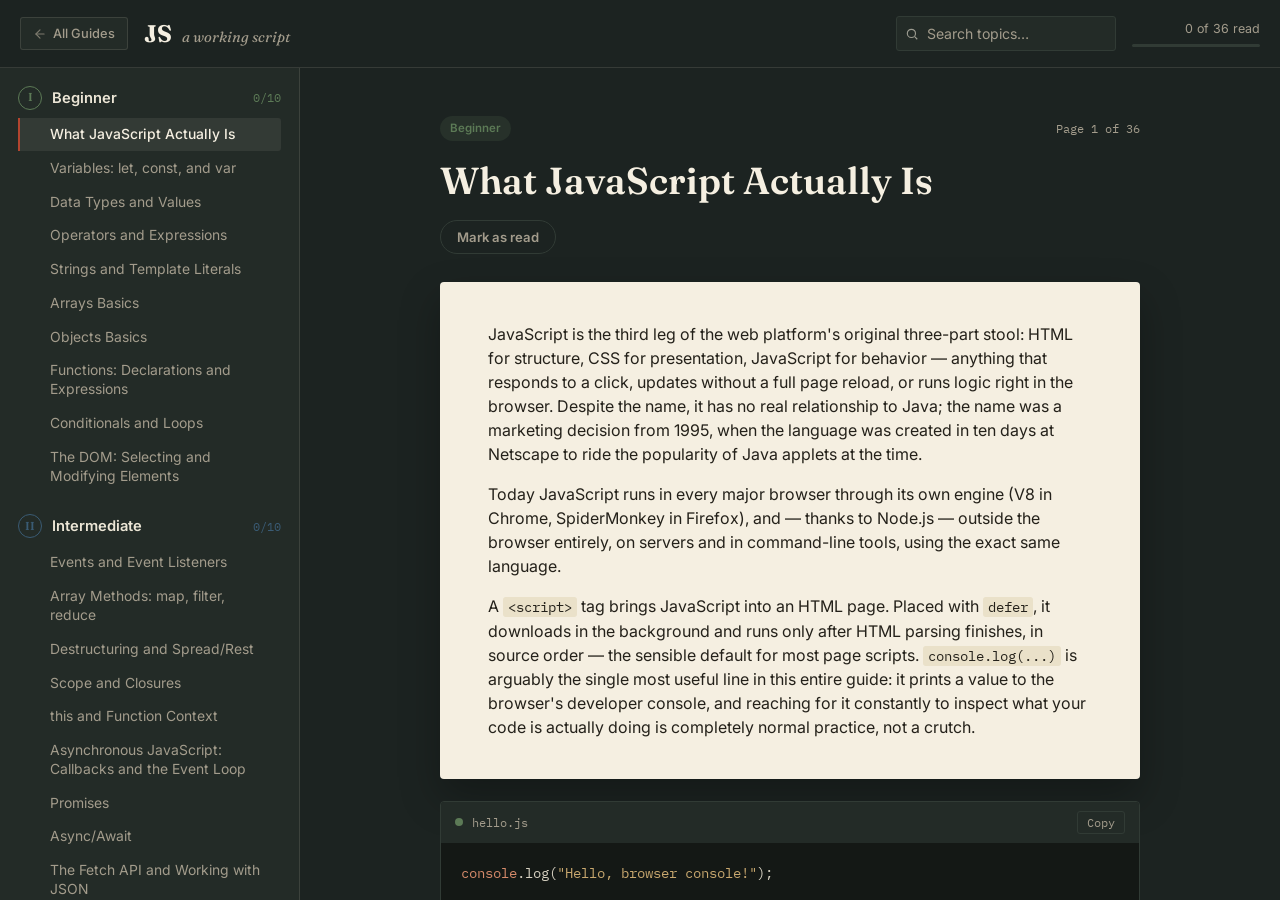
<file: js-guide/index.html>
<!DOCTYPE html>
<html lang="en">
<head>
<meta charset="UTF-8">
<meta name="viewport" content="width=device-width, initial-scale=1.0">
<title>JavaScript — A Working Script</title>
<meta name="description" content="A sequential, tiered guide to JavaScript from first principles to advanced async patterns, architecture, and tooling.">
<link rel="preconnect" href="https://fonts.googleapis.com">
<link rel="preconnect" href="https://fonts.gstatic.com" crossorigin>
<link href="https://fonts.googleapis.com/css2?family=Fraunces:ital,opsz,wght@0,9..144,340;0,9..144,480;0,9..144,600;0,9..144,680;1,9..144,500&family=Inter:wght@400;500;600;700&family=IBM+Plex+Mono:wght@400;500;600&display=swap" rel="stylesheet">
<link rel="stylesheet" href="../css/styles.css">
</head>
<body>
<div id="app">
  <header class="masthead">
    <button class="drawer-toggle" id="drawerToggle" aria-label="Open table of contents"><span></span><span></span><span></span></button>
    <a href="../index.html" class="home-nav-link" title="Return to All Guides">
      <svg width="14" height="14" viewBox="0 0 24 24" fill="none" stroke="currentColor" stroke-width="2" stroke-linecap="round" stroke-linejoin="round"><path d="m12 19-7-7 7-7"/><path d="M19 12H5"/></svg>
      <span>All Guides</span>
    </a>
    <div class="wordmark"><span class="mark">JS</span><span class="sub">a working script</span></div>
    <div class="masthead-spacer"></div>
    <div class="search-wrap">
      <label for="search" class="visually-hidden">Search topics</label>
      <svg width="14" height="14" viewBox="0 0 24 24" fill="none" stroke="currentColor" stroke-width="2"><circle cx="11" cy="11" r="7"/><line x1="21" y1="21" x2="16.65" y2="16.65"/></svg>
      <input type="text" id="search" placeholder="Search topics…" autocomplete="off">
    </div>
    <div class="progress-wrap">
      <span class="progress-text" id="progressText">0 of 0 read</span>
      <div class="progress-bar"><div class="progress-bar-fill" id="progressBarFill"></div></div>
    </div>
  </header>

  <div class="layout">
    <aside class="toc-panel" id="tocPanel">
      <div class="toc-panel-head"><span>Contents</span><button class="drawer-close" id="drawerClose" aria-label="Close">×</button></div>
      <nav class="toc" id="toc"></nav>
    </aside>
    <div class="backdrop" id="backdrop"></div>
    <main class="page" id="page"><div class="page-inner" id="pageInner"></div></main>
  </div>
</div>

<!-- ============================================================
     CONTENT LIBRARY — every topic lives here as plain HTML.
     JS below reads this into structured data at load time.
     ============================================================ -->
<div id="library" hidden>

<!-- ===== BEGINNER TIER ===== -->


<article class="topic-tpl" data-id="what-is-js" data-tier="beginner" data-title="What JavaScript Actually Is">
  <div class="topic-body">

    <p>JavaScript is the third leg of the web platform's original three-part stool: HTML for structure, CSS for presentation, JavaScript for behavior — anything that responds to a click, updates without a full page reload, or runs logic right in the browser. Despite the name, it has no real relationship to Java; the name was a marketing decision from 1995, when the language was created in ten days at Netscape to ride the popularity of Java applets at the time.</p>
    <p>Today JavaScript runs in every major browser through its own engine (V8 in Chrome, SpiderMonkey in Firefox), and — thanks to Node.js — outside the browser entirely, on servers and in command-line tools, using the exact same language.</p>
    <p>A <code>&lt;script&gt;</code> tag brings JavaScript into an HTML page. Placed with <code>defer</code>, it downloads in the background and runs only after HTML parsing finishes, in source order — the sensible default for most page scripts. <code>console.log(...)</code> is arguably the single most useful line in this entire guide: it prints a value to the browser's developer console, and reaching for it constantly to inspect what your code is actually doing is completely normal practice, not a crutch.</p>
    
  </div>
  <div class="topic-code" data-lang="js" data-filename="hello.js">console.log("Hello, browser console!");

const message = "JavaScript runs the behavior layer.";
console.log(message);</div>
  <ul class="topic-keypoints">
    <li>JS is behavior, sitting alongside HTML (structure) and CSS (presentation).</li>
    <li>It runs in the browser via an engine, and outside the browser via Node.js.</li>
    <li><code>console.log</code> is the everyday tool for seeing what your code is actually doing.</li>
  </ul>
  <div class="topic-note" data-kind="tip">Open your own browser's devtools console right now (F12, or Cmd+Option+J) and type <code>console.log("hello")</code> — you don't need a file or a server to start experimenting with JavaScript.</div>
</article>

<article class="topic-tpl" data-id="variables-let-const-var" data-tier="beginner" data-title="Variables: let, const, and var">
  <div class="topic-body">

    <p>A variable is a named container for a value. Modern JavaScript gives you two everyday ways to declare one: <code>let</code> for a value you plan to reassign later, and <code>const</code> for one you don't — attempting to reassign a <code>const</code> throws an error, which is exactly the point: it documents intent and catches accidental reassignment early. A common convention is to reach for <code>const</code> by default and switch to <code>let</code> only once you genuinely need to reassign.</p>
    <p><code>var</code> is the original way to declare a variable, predating both, and it behaves differently in ways that cause real bugs. It's function-scoped rather than block-scoped, meaning a <code>var</code> declared inside an <code>if</code> block or a loop "leaks" out to the whole enclosing function, while <code>let</code>/<code>const</code> stay confined to the block they're declared in. <code>var</code> declarations are also hoisted to the top of their scope and initialized to <code>undefined</code> immediately, so referencing one before its declaration line silently gives <code>undefined</code> instead of an error — <code>let</code>/<code>const</code> stay in an unusable state until their declaration line actually runs, throwing a clear error if you touch them early instead of failing silently.</p>
    <p>For all of these reasons, modern JavaScript treats <code>var</code> as legacy — reach for <code>const</code>/<code>let</code> in new code.</p>
    
  </div>
  <div class="topic-code" data-lang="js" data-filename="scope.js">function example() {
  if (true) {
    let blockScoped = "only visible inside this block";
    var functionScoped = "visible through the whole function";
  }
  // console.log(blockScoped);      // ReferenceError
  console.log(functionScoped);      // works — var "leaked" out
}</div>
  <ul class="topic-keypoints">
    <li><code>const</code> by default; <code>let</code> when reassignment is genuinely needed.</li>
    <li><code>var</code> is function-scoped, not block-scoped — it leaks out of if-blocks and loops.</li>
    <li>Modern JavaScript treats <code>var</code> as legacy — avoid it in new code.</li>
  </ul>
  <div class="topic-note" data-kind="mistake">Declaring a loop counter with <code>var</code> inside a loop that creates closures (like several <code>setTimeout</code> calls) is a classic bug, since every closure shares the same single <code>var</code> variable instead of each getting its own — covered fully in the closures topic later.</div>
</article>

<article class="topic-tpl" data-id="data-types-values" data-tier="beginner" data-title="Data Types and Values">
  <div class="topic-body">

    <p>JavaScript is dynamically typed — a variable itself has no fixed type; whatever value it currently holds does, and that can change over the variable's lifetime. A handful of "primitive" types cover most everyday values: <code>string</code> (text), <code>number</code> (integers and decimals share one type — no separate int/float), <code>boolean</code> (<code>true</code>/<code>false</code>), <code>undefined</code> (a variable that's been declared but never assigned), and <code>null</code> (an explicit, intentional "no value," set deliberately by you rather than simply left absent). Everything else — arrays, objects, functions — is an <code>object</code> under the hood. <code>typeof value</code> tells you a value's type as a string, useful for debugging and the occasional runtime check.</p>
    <p>JavaScript will also try to convert between types automatically in certain situations, called type coercion — <code>"5" + 1</code> produces the string <code>"51"</code> (numbers get converted to a string when added to one), while <code>"5" - 1</code> produces the number <code>4</code> (subtraction has no string meaning, so the string gets converted to a number instead). This inconsistency is exactly why <code>===</code> (strict equality, checking both value and type) is strongly preferred over <code>==</code> (loose equality, which silently coerces one side to match the other first) — <code>"5" == 5</code> is <code>true</code>, which is rarely what you actually meant to ask.</p>
    
  </div>
  <div class="topic-code" data-lang="js" data-filename="types.js">typeof "hello";      // "string"
typeof 42;            // "number"
typeof undefined;     // "undefined"
typeof null;          // "object" (a famous, long-standing quirk)

"5" == 5;              // true  — coerces types first, often surprising
"5" === 5;             // false — different types, no coercion, safer</div>
  <ul class="topic-keypoints">
    <li>JavaScript is dynamically typed — values have types, variables don't.</li>
    <li><code>undefined</code> means "never assigned"; <code>null</code> means "intentionally empty."</li>
    <li>Always prefer <code>===</code> over <code>==</code> to avoid surprising type coercion.</li>
  </ul>
  <div class="topic-note" data-kind="mistake"><code>==</code> silently converts types before comparing, producing surprising results like <code>"5" == 5</code> being <code>true</code> — use <code>===</code> by default.</div>
</article>

<article class="topic-tpl" data-id="operators-expressions" data-tier="beginner" data-title="Operators and Expressions">
  <div class="topic-body">

    <p>Arithmetic operators (<code>+ - * / % **</code>) work as expected on numbers, with <code>%</code> giving the remainder of division (handy for checking even/odd, or alternating something every few items) and <code>**</code> for exponentiation. Comparison operators (<code>&lt; &gt; &lt;= &gt;= === !==</code>) produce a boolean. Logical operators combine or check booleans: <code>&amp;&amp;</code> (true only if both sides are true), <code>||</code> (true if either side is true), and <code>!</code> (flips a boolean).</p>
    <p>Beyond pure booleans, <code>&amp;&amp;</code> and <code>||</code> are also used constantly for their "short-circuiting" behavior — <code>||</code> returns the first value that isn't "falsy" (a small set of values JavaScript treats as false in a boolean context: <code>false</code>, <code>0</code>, <code>""</code>, <code>null</code>, <code>undefined</code>, <code>NaN</code>), which is how <code>someValue || 'default'</code> provides a fallback. <code>??</code> (nullish coalescing) is a more precise version of that same idea: it only falls back when the left side is specifically <code>null</code> or <code>undefined</code>, not for other falsy values like <code>0</code> — important when a legitimate value like the number zero shouldn't be treated as "missing."</p>
    <p>The ternary operator, <code>condition ? valueIfTrue : valueIfFalse</code>, packs a simple if/else into a single expression that itself produces a value, unlike a full <code>if</code> statement.</p>
    
  </div>
  <div class="topic-code" data-lang="js" data-filename="operators.js">const quantity = 0;

quantity || 10;   // 10 — 0 is falsy, so it falls back
quantity ?? 10;   // 0  — 0 is not null/undefined, so it's kept

const label = quantity &gt; 0 ? "In stock" : "Out of stock";</div>
  <ul class="topic-keypoints">
    <li><code>%</code> gives the remainder, <code>**</code> gives exponentiation.</li>
    <li><code>||</code> falls back on any falsy value; <code>??</code> falls back only on <code>null</code>/<code>undefined</code>.</li>
    <li>The ternary operator is an if/else that produces a value, usable inline.</li>
  </ul>
</article>

<article class="topic-tpl" data-id="strings-template-literals" data-tier="beginner" data-title="Strings and Template Literals">
  <div class="topic-body">

    <p>Strings can be written with single quotes, double quotes (functionally identical — pick one and stay consistent), or backticks, which create a "template literal" with two extra powers: multi-line text with no special escape characters, and <code>${...}</code> interpolation, embedding any JavaScript expression directly inside the string — dramatically more readable than concatenating pieces together with <code>+</code>.</p>
    <p>A handful of string methods come up constantly: <code>.length</code> (a property, not a method, giving the character count), <code>.slice(start, end)</code> extracts a substring, <code>.split(separator)</code> breaks a string into an array of pieces, <code>.trim()</code> removes leading/trailing whitespace, <code>.includes(substring)</code> checks for a substring's presence, and <code>.toUpperCase()</code>/<code>.toLowerCase()</code> change case. Strings are immutable — every one of these methods returns a brand-new string rather than modifying the original in place.</p>
    
  </div>
  <div class="topic-code" data-lang="js" data-filename="template-literals.js">const name = "Amit";
const count = 3;

const greeting = `Hi, ${name}! You have ${count + 1} new messages.`;

const tags = "javascript, css, html";
const list = tags.split(", ").map(t =&gt; t.trim().toUpperCase());
// ["JAVASCRIPT", "CSS", "HTML"]</div>
  <ul class="topic-keypoints">
    <li>Template literals (backticks) support multi-line text and <code>${}</code> interpolation.</li>
    <li>Strings are immutable — every string method returns a new string.</li>
    <li>Prefer template literals over <code>+</code> concatenation for readability.</li>
  </ul>
</article>

<article class="topic-tpl" data-id="arrays-basics" data-tier="beginner" data-title="Arrays Basics">
  <div class="topic-body">

    <p>An array is an ordered, numbered list of values, created with square brackets: <code>const fruits = ['apple', 'banana', 'cherry'];</code>. Access an item by its zero-based index — <code>fruits[0]</code> is <code>'apple'</code> — and the last item's index is always <code>fruits.length - 1</code>, not <code>fruits.length</code>, a very common off-by-one trip-up for newcomers.</p>
    <p><code>.push(item)</code> adds to the end, <code>.pop()</code> removes from the end, <code>.unshift(item)</code> adds to the start, <code>.shift()</code> removes from the start — all four mutate the original array in place, unlike the string methods from the previous topic. A basic <code>for</code> loop visits every item by index; a more modern <code>for...of</code> loop visits every item directly with no index variable to manage at all, and is generally preferred for a simple "do something with every item" case.</p>
    
  </div>
  <div class="topic-code" data-lang="js" data-filename="arrays.js">const fruits = ["apple", "banana", "cherry"];

fruits.push("date");        // ["apple", "banana", "cherry", "date"]
fruits[fruits.length - 1];  // "date" — the last item, correctly indexed

for (const fruit of fruits) {
  console.log(fruit);
}</div>
  <ul class="topic-keypoints">
    <li>Arrays are zero-indexed — the last valid index is <code>length - 1</code>.</li>
    <li><code>push</code>/<code>pop</code>/<code>shift</code>/<code>unshift</code> mutate the array in place.</li>
    <li><code>for...of</code> is the simpler modern way to visit every item.</li>
  </ul>
</article>

<article class="topic-tpl" data-id="objects-basics" data-tier="beginner" data-title="Objects Basics">
  <div class="topic-body">

    <p>An object stores data as named key/value pairs, created with curly braces: <code>const user = { name: 'Amit', age: 28 };</code>. Access a property with dot notation (<code>user.name</code>) when you know the property name ahead of time, or bracket notation (<code>user['name']</code>, or <code>user[someVariable]</code>) when the name itself needs to come from a variable. Objects nest arbitrarily — a value can itself be another object or an array — which is how real-world data, like a user profile or an API response, is typically shaped.</p>
    <p><code>Object.keys(obj)</code> returns an array of just the property names, <code>Object.values(obj)</code> returns just the values, and <code>Object.entries(obj)</code> returns an array of <code>[key, value]</code> pairs — the standard way to loop over an object's contents, since a plain <code>for...of</code> doesn't work directly on an object the way it does on an array.</p>
    
  </div>
  <div class="topic-code" data-lang="js" data-filename="objects.js">const user = {
  name: "Amit",
  role: "engineer",
  address: { city: "Ghaziabad" }
};

user.name;              // "Amit"
user["role"];           // "engineer"
user.address.city;      // "Ghaziabad"

Object.keys(user);      // ["name", "role", "address"]</div>
  <ul class="topic-keypoints">
    <li>Dot notation for known property names, bracket notation when the name is dynamic.</li>
    <li>Objects nest arbitrarily to represent real-world structured data.</li>
    <li><code>Object.keys</code>/<code>values</code>/<code>entries</code> are the standard way to loop over an object.</li>
  </ul>
</article>

<article class="topic-tpl" data-id="functions-declarations-expressions" data-tier="beginner" data-title="Functions: Declarations and Expressions">
  <div class="topic-body">

    <p>A function packages up a reusable block of code. A function declaration is hoisted entirely — including its body — meaning you can call it earlier in a file than where it's actually written. A function expression stores an anonymous (or named) function in a variable instead, and is <em>not</em> hoisted the same way, so it can only be called after that line runs. An arrow function is a more compact syntax for a function expression, and — for a single-expression body — can drop both the curly braces and the <code>return</code> keyword entirely. Arrow functions also handle the <code>this</code> keyword differently from the other two forms, covered fully in its own topic later.</p>
    <p>Parameters can have default values, used whenever the caller doesn't supply that argument. Whatever a function's <code>return</code> statement produces becomes the function call's own value; a function with no <code>return</code> statement at all implicitly returns <code>undefined</code>.</p>
    
  </div>
  <div class="topic-code" data-lang="js" data-filename="functions.js">// Function declaration — fully hoisted
function greetA(name) {
  return "Hi, " + name;
}

// Function expression — not hoisted
const greetB = function (name) {
  return "Hi, " + name;
};

// Arrow function, with a default parameter
const greetC = (name = "friend") =&gt; `Hi, ${name}`;</div>
  <ul class="topic-keypoints">
    <li>Function declarations are fully hoisted; function expressions and arrow functions are not.</li>
    <li>Arrow functions offer a compact single-expression shorthand.</li>
    <li>A function with no <code>return</code> implicitly returns <code>undefined</code>.</li>
  </ul>
</article>

<article class="topic-tpl" data-id="conditionals-loops" data-tier="beginner" data-title="Conditionals and Loops">
  <div class="topic-body">

    <p><code>if</code>/<code>else if</code>/<code>else</code> branches based on a condition's truthiness. <code>switch</code> compares one value against several possible cases, useful when you'd otherwise write a long <code>else if</code> chain against the same variable — each <code>case</code> needs a <code>break</code>, or execution "falls through" into the next case, usually unintentionally.</p>
    <p>Three loop forms cover repetition. A <code>for</code> loop is best when you need an index or a specific count of iterations. A <code>while</code> loop repeats as long as a condition stays true, checked before each pass — good when the number of iterations isn't known ahead of time. A <code>do...while</code> loop is identical to <code>while</code> except it checks the condition <em>after</em> the first pass, guaranteeing the body runs at least once even if the condition is already false. <code>break</code> exits a loop (or switch) immediately; <code>continue</code> skips straight to the next iteration without exiting.</p>
    
  </div>
  <div class="topic-code" data-lang="js" data-filename="control-flow.js">function describe(size) {
  switch (size) {
    case "small":
      return "Fits in a pocket";
    case "medium":
      return "Fits in a bag";
    default:
      return "Bring a cart";
  }
}

let attempts = 0;
while (attempts &lt; 3) {
  attempts++;
}</div>
  <ul class="topic-keypoints">
    <li>Each <code>switch</code> case needs its own <code>break</code>, or it falls through into the next one.</li>
    <li><code>while</code> checks its condition before each pass; <code>do...while</code> checks after.</li>
    <li><code>break</code> exits a loop entirely; <code>continue</code> skips to the next iteration.</li>
  </ul>
  <div class="topic-note" data-kind="mistake">Forgetting <code>break</code> inside a <code>switch</code> case is a classic bug — execution quietly continues into the next case's code instead of stopping.</div>
</article>

<article class="topic-tpl" data-id="dom-selecting-modifying" data-tier="beginner" data-title="The DOM: Selecting and Modifying Elements">
  <div class="topic-body">

    <p>This is where JavaScript actually touches the page. <code>document.querySelector('.card')</code> returns the first element matching a CSS selector — any valid CSS selector works here, from a simple class to a complex combinator; <code>document.querySelectorAll('.card')</code> returns every matching element, as a static list.</p>
    <p>Once you have an element, <code>.textContent</code> reads or sets its plain text safely, with no risk of the content being interpreted as markup, while <code>.innerHTML</code> reads or sets its actual HTML — powerful, but risky if fed unescaped user input. <code>.classList.add(...)</code>/<code>.remove(...)</code>/<code>.toggle(...)</code> manage an element's CSS classes directly, generally the cleanest way to change an element's appearance from script. <code>document.createElement('div')</code> builds a brand-new element entirely in memory, and <code>.append(...)</code> inserts it into the actual page.</p>
    
  </div>
  <div class="topic-code" data-lang="js" data-filename="dom.js">const card = document.querySelector(".card");
card.classList.toggle("is-active");

const note = document.createElement("p");
note.textContent = "Added by JavaScript";
card.append(note);</div>
  <ul class="topic-keypoints">
    <li><code>querySelector</code>/<code>querySelectorAll</code> accept any CSS selector, exactly like a stylesheet would.</li>
    <li><code>textContent</code> is safe for plain text; <code>innerHTML</code> risks the XSS issue if fed unescaped input.</li>
    <li><code>classList</code> is generally the cleanest way to change appearance from script.</li>
  </ul>
</article>


<!-- ===== INTERMEDIATE TIER ===== -->


<article class="topic-tpl" data-id="events-listeners" data-tier="intermediate" data-title="Events and Event Listeners">
  <div class="topic-body">

    <p><code>element.addEventListener('click', handlerFunction)</code> runs <code>handlerFunction</code> every time that element is clicked — the standard way to respond to interaction, replacing the older inline <code>onclick="..."</code> attribute pattern. The handler receives an event object as its argument, and <code>event.target</code> is the specific element the event actually originated from, which matters once elements are nested.</p>
    <p>Events "bubble" upward by default: a click on a button inside a card fires the button's handler first, then the card's (if it has one), then further up the tree. This bubbling is what makes "event delegation" possible — instead of attaching a separate listener to a hundred individual list items, attach one listener to their shared parent and check <code>event.target</code> inside it to figure out which child was actually clicked, far more efficient, and it automatically covers items added later. <code>event.preventDefault()</code> stops an event's default browser behavior — most commonly, stopping a form's submit from actually reloading the page.</p>
    
  </div>
  <div class="topic-code" data-lang="js" data-filename="delegation.js">const list = document.querySelector(".todo-list");

list.addEventListener("click", (event) =&gt; {
  if (event.target.matches(".todo-item")) {
    event.target.classList.toggle("done");
  }
});</div>
  <ul class="topic-keypoints">
    <li><code>addEventListener</code> is the standard way to respond to interaction.</li>
    <li>Events bubble upward through ancestors by default, enabling event delegation.</li>
    <li><code>preventDefault()</code> stops the browser's default behavior for that event.</li>
  </ul>
</article>

<article class="topic-tpl" data-id="array-methods-map-filter-reduce" data-tier="intermediate" data-title="Array Methods: map, filter, reduce">
  <div class="topic-body">

    <p>These three methods, together with <code>forEach</code>, cover the vast majority of everyday array work, and all four take a function that runs once per item. <code>forEach</code> just runs a function per item for a side effect (like logging) and returns <code>undefined</code> — it doesn't build anything. <code>.map(fn)</code> returns a brand-new array by transforming every item — same length, different content. <code>.filter(fn)</code> returns a new array containing only the items where <code>fn</code> returns something truthy — same or shorter length.</p>
    <p><code>.reduce(fn, initialValue)</code> is the most flexible: it walks the array building a single accumulated result, calling <code>fn(accumulator, currentItem)</code> at each step and carrying the return value forward as the new accumulator. None of the three mutate the original array — each returns a fresh one, which is exactly why they chain together cleanly.</p>
    
  </div>
  <div class="topic-code" data-lang="js" data-filename="array-methods.js">const orders = [12, 45, 8, 90, 33];

const total = orders
  .filter(amount =&gt; amount &gt; 10)
  .map(amount =&gt; amount * 1.18)
  .reduce((sum, amount) =&gt; sum + amount, 0);</div>
  <ul class="topic-keypoints">
    <li><code>map</code> transforms every item into a new array of the same length.</li>
    <li><code>filter</code> keeps only matching items.</li>
    <li><code>reduce</code> folds the array down into one accumulated value.</li>
  </ul>
</article>

<article class="topic-tpl" data-id="destructuring-spread-rest" data-tier="intermediate" data-title="Destructuring and Spread/Rest">
  <div class="topic-body">

    <p>Destructuring unpacks values out of an array or object into individual named variables in one line. Array destructuring goes by position; object destructuring goes by property name, and can rename on the way out or supply a default for a property that might be missing.</p>
    <p>The spread operator, <code>...</code>, expands an array or object out into individual elements or properties — <code>{ ...obj1, ...obj2 }</code> merges two objects into a new one, with later properties overriding earlier ones on a collision — an extremely common pattern for updating one property immutably, without mutating the original. The rest parameter uses the exact same <code>...</code> syntax in the opposite direction: gathering any remaining function arguments into a real array.</p>
    
  </div>
  <div class="topic-code" data-lang="js" data-filename="destructuring.js">const user = { name: "Amit", role: "engineer", age: 28 };
const { name, role = "guest" } = user;

const updated = { ...user, age: 29 };   // new object, original untouched

function sum(...numbers) {
  return numbers.reduce((a, b) =&gt; a + b, 0);
}
sum(1, 2, 3);   // 6</div>
  <ul class="topic-keypoints">
    <li>Destructuring unpacks array items by position, or object properties by name.</li>
    <li>Spread (<code>...</code>) expands a collection out — the standard pattern for updating an object immutably.</li>
    <li>Rest (same <code>...</code> syntax, opposite direction) gathers arguments into an array.</li>
  </ul>
</article>

<article class="topic-tpl" data-id="scope-closures" data-tier="intermediate" data-title="Scope and Closures">
  <div class="topic-body">

    <p>JavaScript uses lexical scope — a function can access any variable declared in the scope it was physically written inside, no matter where it later gets called from. A closure is what happens when an inner function is returned or passed elsewhere and keeps that access alive even after the outer function has already finished running: it "closes over" those outer variables, remembering rather than losing them.</p>
    <p>Each call to a function that returns another function creates a genuinely separate, private set of variables that nothing outside can reach directly — a real, practical way to create private state without a class. The classic closure gotcha involves <code>var</code> inside a loop: because <code>var</code> is function-scoped, every closure created inside a <code>var</code>-based loop shares the exact same variable, so by the time any of them run, they all see the loop's final value. Switching to <code>let</code> fixes it immediately, since <code>let</code> creates a fresh binding for each iteration.</p>
    
  </div>
  <div class="topic-code" data-lang="js" data-filename="closures.js">function makeCounter() {
  let count = 0;
  return function () {
    count++;
    return count;
  };
}

const counter = makeCounter();
counter();   // 1
counter();   // 2 — count is private to this specific counter</div>
  <ul class="topic-keypoints">
    <li>A closure is an inner function retaining access to its outer function's variables.</li>
    <li>Closures are a real way to create private state.</li>
    <li>The classic <code>var</code>-in-a-loop bug happens because every iteration shares one binding — <code>let</code> fixes it.</li>
  </ul>
</article>

<article class="topic-tpl" data-id="this-function-context" data-tier="intermediate" data-title="this and Function Context">
  <div class="topic-body">

    <p><code>this</code> is confusing because its value isn't fixed by where a function is defined — it's determined by how that function is actually called, its "call site." Called as a method (<code>user.greet()</code>), <code>this</code> is the object left of the dot. Called as a plain, unattached function, <code>this</code> is <code>undefined</code> in strict mode — exactly why a method casually passed around as a callback so often "loses" its <code>this</code>.</p>
    <p>Arrow functions are the major exception: they don't have their own <code>this</code> at all — they use whatever <code>this</code> was in effect in the surrounding code where they were written, the same lexical rule closures use for ordinary variables — which is why arrow functions have become the default choice for callbacks that need an outer <code>this</code>. <code>.bind(thisValue)</code> returns a brand-new function permanently locked to a chosen <code>this</code>, commonly used to fix this problem for a plain function.</p>
    
  </div>
  <div class="topic-code" data-lang="js" data-filename="this-context.js">const button = {
  label: "Save",
  onClick: function () {
    console.log(this.label);
  }
};

setTimeout(button.onClick, 100);              // logs undefined — lost "this"
setTimeout(() =&gt; button.onClick(), 100);       // logs "Save" — arrow keeps it</div>
  <ul class="topic-keypoints">
    <li><code>this</code> is determined by how a function is called, not where it's defined.</li>
    <li>Arrow functions don't have their own <code>this</code> — they inherit it from the surrounding code.</li>
    <li><code>bind</code> permanently locks a function to a chosen <code>this</code>.</li>
  </ul>
</article>

<article class="topic-tpl" data-id="async-callbacks-event-loop" data-tier="intermediate" data-title="Asynchronous JavaScript: Callbacks and the Event Loop">
  <div class="topic-body">

    <p>JavaScript runs on a single thread — one call stack, doing exactly one thing at a time — yet browsers routinely juggle network requests, timers, and animations all "at once" without freezing. The trick is the event loop: slow operations are handed off to the browser to handle in the background, and only once they finish does their callback get queued to run on the main thread, whenever it's next free.</p>
    <p>A callback is simply a function passed into another function to be run later, once some operation completes. The trouble starts once several asynchronous steps need to happen strictly in sequence, each depending on the previous one's result — nesting callback inside callback produces the infamous "callback hell," deeply indented and genuinely hard to follow. That real problem is exactly what promises, the next topic, were designed to solve.</p>
    
  </div>
  <div class="topic-code" data-lang="js" data-filename="callback-hell.js">getUser(id, (user) =&gt; {
  getOrders(user.id, (orders) =&gt; {
    getInvoice(orders[0].id, (invoice) =&gt; {
      console.log(invoice);   // three levels deep, and growing
    });
  });
});</div>
  <ul class="topic-keypoints">
    <li>JavaScript runs on a single thread; the event loop hands off slow work and runs callbacks later.</li>
    <li>This doesn't block other code from running in the meantime.</li>
    <li>Deeply nested callbacks for sequential steps produce hard-to-read "callback hell."</li>
  </ul>
</article>

<article class="topic-tpl" data-id="promises" data-tier="intermediate" data-title="Promises">
  <div class="topic-body">

    <p>A Promise represents a value that isn't available yet but will be eventually — the eventual result of an asynchronous operation. It exists in one of three states: pending, fulfilled (succeeded, with a value), or rejected (failed, with a reason). <code>.then(onFulfilled)</code> registers a function to run once it fulfills; <code>.catch(onRejected)</code> runs if it rejects instead; <code>.finally(fn)</code> runs regardless, useful for cleanup like hiding a loading spinner either way.</p>
    <p>Crucially, <code>.then()</code> itself returns a new promise, which is what makes chaining work — each step runs only after the previous one resolves, replacing callback hell's nested pyramid with a flat sequence. <code>Promise.all([p1, p2, p3])</code> waits for every promise to fulfill and is the standard way to run several independent operations concurrently rather than one after another.</p>
    
  </div>
  <div class="topic-code" data-lang="js" data-filename="promises.js">getUser(id)
  .then(user =&gt; getOrders(user.id))
  .then(orders =&gt; console.log(orders))
  .catch(error =&gt; console.error(error));

Promise.all([getUser(1), getUser(2)])
  .then(([userA, userB]) =&gt; console.log(userA, userB));</div>
  <ul class="topic-keypoints">
    <li>A promise is pending, then eventually fulfilled or rejected, exactly once.</li>
    <li><code>.then()</code> chaining replaces nested callback pyramids with a flat sequence.</li>
    <li><code>Promise.all</code> runs several promises concurrently and waits for all of them.</li>
  </ul>
</article>

<article class="topic-tpl" data-id="async-await" data-tier="intermediate" data-title="Async/Await">
  <div class="topic-body">

    <p><code>async</code>/<code>await</code> is syntax sugar sitting directly on top of promises — it doesn't replace them, it lets code that uses them read like ordinary, top-to-bottom code. Marking a function <code>async</code> makes it always return a promise automatically; inside it, <code>await somePromise</code> pauses execution at that line — without blocking the rest of the page — until the promise settles, then hands back its resolved value directly.</p>
    <p>Error handling switches from <code>.catch()</code> to an ordinary <code>try</code>/<code>catch</code> block around the <code>await</code> calls. One genuine trap: awaiting several independent operations one after another runs them sequentially even though they don't depend on each other — when they're genuinely independent, <code>await Promise.all([...])</code> runs both at once and is measurably faster.</p>
    
  </div>
  <div class="topic-code" data-lang="js" data-filename="async-await.js">async function loadDashboard(id) {
  try {
    const [user, orders] = await Promise.all([
      getUser(id),
      getOrders(id)
    ]);
    return { user, orders };
  } catch (error) {
    console.error("Failed to load dashboard:", error);
  }
}</div>
  <ul class="topic-keypoints">
    <li><code>async</code>/<code>await</code> is syntax sugar over promises.</li>
    <li>Errors are caught with ordinary <code>try</code>/<code>catch</code> around the <code>await</code>.</li>
    <li>Independent awaits should run via <code>Promise.all</code> in parallel, not one after another.</li>
  </ul>
  <div class="topic-note" data-kind="mistake">Awaiting several unrelated operations one after another, instead of with <code>Promise.all</code>, needlessly serializes work that could have run concurrently.</div>
</article>

<article class="topic-tpl" data-id="fetch-json" data-tier="intermediate" data-title="The Fetch API and Working with JSON">
  <div class="topic-body">

    <p><code>fetch(url)</code> sends an HTTP request and returns a promise that resolves once the response's headers arrive — even for an error response like a 404, since <code>fetch</code> only rejects on an actual network failure, never on an HTTP error status by itself. Real code checks <code>response.ok</code> explicitly before trusting the result. <code>response.json()</code> reads and parses the body as JSON, itself returning another promise — which is why a typical fetch involves two <code>await</code>s in a row.</p>
    <p>JSON (JavaScript Object Notation) is a plain-text data format that looks almost like a JavaScript object literal but with stricter rules — property names always need double quotes, and it can't contain functions or comments. <code>JSON.stringify(value)</code> converts a JavaScript value into a JSON string, exactly what you send in a POST body; <code>JSON.parse(jsonString)</code> does the reverse.</p>
    
  </div>
  <div class="topic-code" data-lang="js" data-filename="fetch.js">async function createUser(data) {
  const response = await fetch("/api/users", {
    method: "POST",
    headers: { "Content-Type": "application/json" },
    body: JSON.stringify(data)
  });

  if (!response.ok) {
    throw new Error(`Request failed: ${response.status}`);
  }

  return response.json();
}</div>
  <ul class="topic-keypoints">
    <li><code>fetch</code> only rejects on a genuine network failure — always check <code>response.ok</code>.</li>
    <li><code>response.json()</code> returns its own promise, needing its own <code>await</code>.</li>
    <li><code>JSON.stringify</code>/<code>parse</code> convert between a JS value and its JSON text form.</li>
  </ul>
</article>

<article class="topic-tpl" data-id="error-handling" data-tier="intermediate" data-title="Error Handling">
  <div class="topic-body">

    <p><code>try { ... } catch (error) { ... }</code> runs the try block, and if anything inside throws, execution jumps to the catch block instead of crashing the script. An optional <code>finally { ... }</code> block runs afterward regardless of the outcome, ideal for cleanup that must happen either way.</p>
    <p><code>throw new Error('Something specific went wrong')</code> is the conventional way to raise your own errors — an <code>Error</code> object captures a stack trace automatically, invaluable for tracking down where a problem originated. Not every error should be caught at the point it occurs — sometimes the right choice is to let it bubble up to a higher level of the code that's in a better position to decide what the user should see or whether to retry.</p>
    
  </div>
  <div class="topic-code" data-lang="js" data-filename="errors.js">function withdraw(balance, amount) {
  if (amount &gt; balance) {
    throw new Error("Insufficient funds");
  }
  return balance - amount;
}

try {
  withdraw(100, 500);
} catch (error) {
  console.error(error.message);
} finally {
  console.log("Transaction attempt finished");
}</div>
  <ul class="topic-keypoints">
    <li><code>try</code>/<code>catch</code> stops a thrown error from crashing the whole script.</li>
    <li><code>throw new Error(message)</code> is the conventional way to raise your own errors.</li>
    <li>Not every error should be caught immediately — sometimes it should bubble up.</li>
  </ul>
</article>


<!-- ===== ADVANCED TIER ===== -->


<article class="topic-tpl" data-id="prototypes" data-tier="advanced" data-title="Prototypes and Prototypal Inheritance">
  <div class="topic-body">

    <p>Every JavaScript object has an internal link to another object called its prototype, and when you access a property that isn't found directly on the object itself, JavaScript keeps looking up that chain of prototypes until it finds the property or runs out of chain — this is prototypal inheritance, the mechanism underneath nearly everything in the language, including why every plain object has methods like <code>.toString()</code> available without you ever defining them. <code>Object.create(protoObject)</code> creates a new object with its prototype explicitly set to whatever you pass in — the most direct way to build this relationship by hand.</p>
    <p>Every function also has a <code>.prototype</code> property — when you call a function with <code>new</code>, the resulting object's internal prototype gets set to that function's <code>.prototype</code>, which is exactly the low-level mechanism the <code>class</code> syntax in the next topic is actually built on top of. Classes didn't replace prototypes; they gave them a cleaner, more familiar syntax.</p>
    
  </div>
  <div class="topic-code" data-lang="js" data-filename="prototypes.js">const animal = {
  speak() { return `${this.name} makes a sound.`; }
};

const dog = Object.create(animal);
dog.name = "Rex";
dog.speak();   // "Rex makes a sound." — found via the prototype chain</div>
  <ul class="topic-keypoints">
    <li>Objects look up a chain of prototypes for properties they don't have directly.</li>
    <li><code>Object.create()</code> builds this relationship explicitly.</li>
    <li>The <code>class</code> syntax (next topic) is sugar over this exact same prototype mechanism.</li>
  </ul>
</article>

<article class="topic-tpl" data-id="classes" data-tier="advanced" data-title="Classes">
  <div class="topic-body">

    <p><code>class</code> syntax gives object-oriented code a familiar, readable shape, even though it compiles down to the same prototype mechanism underneath. A <code>constructor</code> method runs automatically when you create an instance with <code>new</code>, typically used to set up initial properties; other methods are automatically shared via the prototype chain rather than duplicated onto every instance.</p>
    <p><code>extends</code> sets up inheritance between classes, and <code>super(...)</code> inside a subclass's constructor calls the parent's constructor, required before using <code>this</code> in a subclass constructor at all. <code>static</code> methods and fields belong to the class itself rather than any instance. A <code>#</code> prefix on a field or method marks it genuinely private, enforced by the language itself — completely inaccessible from outside the class.</p>
    
  </div>
  <div class="topic-code" data-lang="js" data-filename="classes.js">class Account {
  #balance;

  constructor(owner, balance = 0) {
    this.owner = owner;
    this.#balance = balance;
  }

  deposit(amount) {
    this.#balance += amount;
    return this.#balance;
  }
}

class SavingsAccount extends Account {
  constructor(owner, balance, rate) {
    super(owner, balance);
    this.rate = rate;
  }
}</div>
  <ul class="topic-keypoints">
    <li>Class syntax is sugar over prototypes, not a separate inheritance system.</li>
    <li><code>extends</code>/<code>super</code> set up and initialize inheritance between classes.</li>
    <li>A <code>#</code> prefix creates a field the language itself enforces as private.</li>
  </ul>
</article>

<article class="topic-tpl" data-id="event-loop-deep-dive" data-tier="advanced" data-title="The Event Loop, in Depth">
  <div class="topic-body">

    <p>The event loop actually manages two separate queues of pending work. The "macrotask" queue holds things like <code>setTimeout</code> callbacks and user input events. The "microtask" queue holds promise callbacks — everything an <code>await</code> resumes into. After every single macrotask finishes, the event loop always drains the entire microtask queue completely before moving on to the next macrotask — which is exactly why a resolved promise's <code>.then()</code> reliably runs before a <code>setTimeout(fn, 0)</code> callback, even though the timeout was technically requested to fire "immediately."</p>
    <p>This matters whenever you're reasoning about the precise order several asynchronous operations will run in, especially when mixing promise chains with timers.</p>
    
  </div>
  <div class="topic-code" data-lang="js" data-filename="event-loop.js">console.log("1: sync");

setTimeout(() =&gt; console.log("2: macrotask (setTimeout)"), 0);

Promise.resolve().then(() =&gt; console.log("3: microtask (promise)"));

console.log("4: sync");

// Actual order: 1, 4, 3, 2
// Microtasks always drain before the next macrotask runs.</div>
  <ul class="topic-keypoints">
    <li>The microtask queue (promise callbacks) is always fully drained before the next macrotask runs.</li>
    <li>This is why a resolved promise's <code>.then()</code> runs before a <code>setTimeout(fn, 0)</code>.</li>
  </ul>
</article>

<article class="topic-tpl" data-id="modules-import-export" data-tier="advanced" data-title="Modules: import and export">
  <div class="topic-body">

    <p>An ES module is a JavaScript file with its own private scope — nothing declared inside it is automatically visible to any other file, unlike old-fashioned scripts that all shared one global scope. <code>export</code> makes a value, function, or class available to other files — a "named" export, of which a file can have any number, or a file's single "default" export. Another file brings those in with <code>import</code>, matching a named export's exact name, or choosing any local name for a default export.</p>
    <p>A <code>&lt;script type="module"&gt;</code> tag, rather than a plain <code>&lt;script&gt;</code>, tells the browser to treat a file as a module — enabling <code>import</code>/<code>export</code> — and modules are automatically deferred, run only after parsing, exactly like the <code>defer</code> attribute. In real projects with many files, a bundler typically combines everything into fewer, optimized files for production, but the <code>import</code>/<code>export</code> syntax you write is identical either way.</p>
    
  </div>
  <div class="topic-code" data-lang="js" data-filename="constants.js">export const TAX_RATE = 0.18;

export default function formatPrice(amount) {
  return `₹${amount.toFixed(2)}`;
}

// In another file:
// import formatPrice, { TAX_RATE } from './constants.js';</div>
  <ul class="topic-keypoints">
    <li>Each module has its own private scope, unlike old shared-global-scope scripts.</li>
    <li>Named exports import by their exact name; a default export can be imported under any local name.</li>
    <li><code>type="module"</code> enables this and behaves like <code>defer</code> automatically.</li>
  </ul>
</article>

<article class="topic-tpl" data-id="higher-order-functional" data-tier="advanced" data-title="Higher-Order Functions and Functional Patterns">
  <div class="topic-body">

    <p>In JavaScript, a function is a value like any other — it can be stored in a variable, passed as an argument, or returned from another function. A "higher-order function" is simply a function that takes another function as an argument, returns one, or both — <code>map</code>/<code>filter</code>/<code>reduce</code> are all higher-order functions, and so is any function that returns a closure.</p>
    <p>A "pure" function always produces the same output for the same input and causes no observable side effects outside itself. Pure functions are easier to test and reason about, since calling one twice with the same arguments is always safe and predictable. "Composing" functions means feeding one function's output directly into another's input to build a pipeline out of simpler pieces, rather than one large function doing everything at once.</p>
    
  </div>
  <div class="topic-code" data-lang="js" data-filename="compose.js">const withTax = price =&gt; price * 1.18;
const format = price =&gt; `₹${price.toFixed(2)}`;

const finalPrice = price =&gt; format(withTax(price));

finalPrice(100);   // "₹118.00" — two small, pure functions composed</div>
  <ul class="topic-keypoints">
    <li>Functions are ordinary values in JavaScript — they can be passed around like any other value.</li>
    <li>A pure function's output depends only on its input, with no outside side effects.</li>
    <li>Composing small, focused functions together is generally more testable than one large function.</li>
  </ul>
</article>

<article class="topic-tpl" data-id="generators-iterators" data-tier="advanced" data-title="Generators and Iterators">
  <div class="topic-body">

    <p>An iterator is any object implementing a <code>next()</code> method that returns <code>{ value, done }</code> — a standard protocol JavaScript uses internally for <code>for...of</code> loops and the spread operator, letting them work on arrays, strings, and any custom object that opts in. A generator function — declared with <code>function*</code> and using <code>yield</code> — is a much easier way to build one than implementing the raw protocol by hand: calling it doesn't run the body immediately; it returns a special iterator, and each call to <code>.next()</code> runs up to the next <code>yield</code>, pausing there, and resumes exactly where it left off on the following call.</p>
    <p>This pause-and-resume ability suits a sequence produced lazily, one value at a time, rather than computed and stored all at once — useful for something expensive to compute in full, or conceptually infinite.</p>
    
  </div>
  <div class="topic-code" data-lang="js" data-filename="generators.js">function* countTo(n) {
  for (let i = 1; i &lt;= n; i++) {
    yield i;
  }
}

for (const num of countTo(3)) {
  console.log(num);   // 1, 2, 3
}</div>
  <ul class="topic-keypoints">
    <li>An iterator exposes a <code>next()</code> method returning <code>{ value, done }</code>.</li>
    <li>A generator function (<code>function*</code>/<code>yield</code>) is the easy way to build one.</li>
    <li>Well suited to lazy or effectively infinite sequences.</li>
  </ul>
</article>

<article class="topic-tpl" data-id="browser-apis-observers" data-tier="advanced" data-title="Browser APIs: Storage and Observers">
  <div class="topic-body">

    <p><code>localStorage.setItem(key, value)</code>/<code>.getItem(key)</code> persist small string values in the browser. Since storage only holds strings, saving anything more structured means <code>JSON.stringify()</code> going in and <code>JSON.parse()</code> coming back out.</p>
    <p>Two lesser-known but genuinely useful browser APIs solve specific problems elegantly. <code>IntersectionObserver</code> efficiently detects when an element scrolls into or out of the viewport — the modern way to implement lazy-loading or infinite-scroll, without manually checking scroll position on every scroll event. <code>MutationObserver</code> watches part of the DOM and fires a callback whenever it changes, useful for reacting to changes made by code you don't control directly.</p>
    
  </div>
  <div class="topic-code" data-lang="js" data-filename="observer.js">const observer = new IntersectionObserver((entries) =&gt; {
  entries.forEach(entry =&gt; {
    if (entry.isIntersecting) {
      entry.target.classList.add("visible");
    }
  });
});

document.querySelectorAll(".fade-in").forEach(el =&gt; observer.observe(el));</div>
  <ul class="topic-keypoints">
    <li>Storage APIs only hold strings — serialize structured data with <code>JSON.stringify</code>/<code>parse</code>.</li>
    <li><code>IntersectionObserver</code> is the efficient modern way to detect an element entering the viewport.</li>
    <li><code>MutationObserver</code> reacts to DOM changes you don't directly control.</li>
  </ul>
</article>

<article class="topic-tpl" data-id="debounce-throttle" data-tier="advanced" data-title="Debouncing and Throttling">
  <div class="topic-body">

    <p>Some events — scrolling, resizing, typing — can fire dozens of times per second, and running an expensive handler on every single one quickly overwhelms the browser. Debouncing delays running the handler until events have actually stopped arriving for a specified pause — perfect for a search-as-you-type box, where you only want to fire the request once typing pauses. Throttling instead guarantees the handler runs at most once per interval no matter how continuously events keep arriving — better suited to a scroll handler, where you genuinely want periodic updates throughout.</p>
    
  </div>
  <div class="topic-code" data-lang="js" data-filename="debounce.js">function debounce(fn, delay) {
  let timer;
  return (...args) =&gt; {
    clearTimeout(timer);
    timer = setTimeout(() =&gt; fn(...args), delay);
  };
}

const search = debounce((query) =&gt; runSearch(query), 300);
input.addEventListener("input", (e) =&gt; search(e.target.value));</div>
  <ul class="topic-keypoints">
    <li>Debouncing waits for a pause in events before running — right for search-as-you-type.</li>
    <li>Throttling guarantees a maximum rate no matter how continuous the events are.</li>
    <li>Both exist to protect the browser from an expensive handler running far too often.</li>
  </ul>
</article>

<article class="topic-tpl" data-id="memory-performance" data-tier="advanced" data-title="Memory Management and Performance">
  <div class="topic-body">

    <p>JavaScript manages memory automatically through garbage collection — the engine periodically finds objects nothing can reach anymore and frees their memory. A memory leak happens when something keeps a reference to an object alive that should genuinely be free to go — the most common real-world cause is a forgotten event listener or <code>setInterval</code> timer that keeps referencing DOM elements or data long after they're needed. Removing an element from the DOM doesn't free its memory if a stray reference still points to it, a "detached DOM node," invisible on the page but still alive in memory.</p>
    <p>Beyond memory specifically, the browser's devtools Performance panel can record exactly where time goes during a slow interaction, and profiling the actual bottleneck is a much better use of time than guessing.</p>
    
  </div>
  <ul class="topic-keypoints">
    <li>Garbage collection reclaims memory automatically, but only for objects nothing can still reach.</li>
    <li>Forgotten event listeners and timers are the most common real-world cause of a leak.</li>
    <li>Profile the actual bottleneck with devtools before optimizing based on a guess.</li>
  </ul>
</article>

<article class="topic-tpl" data-id="design-patterns" data-tier="advanced" data-title="Design Patterns in JavaScript">
  <div class="topic-body">

    <p>A design pattern is a named, reusable solution to a recurring structural problem — worth knowing mainly so you can recognize and discuss them, not because every project needs one forced in. The module pattern uses a closure to expose only a chosen public interface while keeping details private — largely superseded by real ES modules, but still the conceptual root of "public API, private internals." The singleton pattern ensures only one instance of something ever exists across an app.</p>
    <p>The observer pattern lets subscriber functions register interest in an event and get notified when it happens — you've already used this constantly, since it's exactly what <code>addEventListener</code> is. The factory pattern is a function whose job is creating and configuring objects of a certain shape, so construction logic lives in one obvious place.</p>
    
  </div>
  <div class="topic-code" data-lang="js" data-filename="observer-pattern.js">function createEmitter() {
  const listeners = [];
  return {
    on(fn) { listeners.push(fn); },
    emit(data) { listeners.forEach(fn =&gt; fn(data)); }
  };
}

const cartEvents = createEmitter();
cartEvents.on(item =&gt; console.log("Added:", item));
cartEvents.emit("Blue mug");</div>
  <ul class="topic-keypoints">
    <li>These are named, recognizable solutions to recurring problems, not mandatory rules.</li>
    <li>The observer pattern is one you've already been using — <code>addEventListener</code> implements it.</li>
    <li>Recognizing a pattern by name makes discussing code with others considerably easier.</li>
  </ul>
</article>

<article class="topic-tpl" data-id="typescript-brief-look" data-tier="advanced" data-title="TypeScript: A Brief Look">
  <div class="topic-body">

    <p>TypeScript is a superset of JavaScript — every valid JavaScript file is already valid TypeScript — that adds an optional static type system checked before the code ever runs, then compiled down to plain JavaScript. Declaring a variable's type lets tooling catch a whole category of mistakes (passing a string where a number was expected) at write-time, in your editor, rather than discovering them later at runtime.</p>
    <p>Type annotations are stripped away entirely during compilation — they have zero effect on the running code or its performance. Many teams adopt it on any codebase past a certain size, where the editor autocompletion and refactoring safety it enables become a substantial, compounding time-saver.</p>
    
  </div>
  <div class="topic-code" data-lang="js" data-filename="greet.ts">function greet(name: string): string {
  return `Hi, ${name}`;
}

greet("Amit");    // fine
greet(42);        // caught at compile time, before it ever runs</div>
  <ul class="topic-keypoints">
    <li>TypeScript is a strict superset of JavaScript that adds compile-time type checking.</li>
    <li>Type annotations are stripped away entirely before the code runs — zero runtime cost.</li>
    <li>Teams commonly adopt it for earlier error-catching and editor tooling as a codebase grows.</li>
  </ul>
</article>

<article class="topic-tpl" data-id="testing-javascript" data-tier="advanced" data-title="Testing JavaScript">
  <div class="topic-body">

    <p>An automated test runs a small piece of code and checks it behaves as expected, without a human manually clicking through the app to verify — the real payoff shows up the second time you touch that code, when the test immediately flags whether a change accidentally broke something. A unit test checks one small, isolated piece, usually a single function; an integration test checks that several pieces genuinely work together.</p>
    <p>Testing frameworks share a broadly similar shape: <code>describe(...)</code> groups related tests, and <code>it(...)</code> defines one test case, typically ending in an assertion that fails the test if it doesn't hold. "Mocking" replaces a real dependency — a network call, the current date — with a fake, controlled stand-in during a test, so the outcome depends only on the code actually being tested.</p>
    
  </div>
  <div class="topic-code" data-lang="js" data-filename="sum.test.js">function sum(a, b) {
  return a + b;
}

describe("sum", () =&gt; {
  it("adds two positive numbers", () =&gt; {
    expect(sum(2, 3)).toBe(5);
  });
});</div>
  <ul class="topic-keypoints">
    <li>Automated tests pay off most the second time code is touched, catching regressions immediately.</li>
    <li>A unit test isolates one small piece; an integration test checks several pieces together.</li>
    <li>Mocking swaps a real, unpredictable dependency for a controlled fake during a test.</li>
  </ul>
</article>


<!-- ===== REFERENCE TIER ===== -->


<article class="topic-tpl" data-id="interview-questions" data-tier="reference" data-title="Interview Question Bank">
  <div class="topic-body">

    <p>Sixteen questions that come up often in real interviews, drawn from across every tier of this guide. Click a question to reveal a concise model answer — try answering in your own words first.</p>

    <details><summary>What's the difference between <code>let</code>, <code>const</code>, and <code>var</code>?</summary><p><code>let</code> and <code>const</code> are block-scoped; <code>const</code> additionally can't be reassigned. <code>var</code> is function-scoped and hoisted in a way that causes real bugs — avoid it in new code.</p></details>

    <details><summary>What's the difference between <code>==</code> and <code>===</code>?</summary><p><code>==</code> coerces types before comparing; <code>===</code> checks both type and value with no coercion. Prefer <code>===</code> by default.</p></details>

    <details><summary>What is a closure?</summary><p>An inner function that retains access to its outer function's variables even after the outer function has already finished running.</p></details>

    <details><summary>Explain event bubbling and event delegation.</summary><p>Events propagate upward through ancestor elements by default. Delegation attaches one listener to a shared parent and inspects <code>event.target</code> to determine which child was actually interacted with.</p></details>

    <details><summary>What's the difference between <code>map</code> and <code>forEach</code>?</summary><p><code>map</code> returns a new, transformed array. <code>forEach</code> just runs a function per item for a side effect and returns <code>undefined</code>.</p></details>

    <details><summary>What does <code>this</code> refer to in a regular function versus an arrow function?</summary><p>In a regular function, <code>this</code> is determined by the call site. An arrow function has no <code>this</code> of its own — it inherits it from the surrounding lexical scope.</p></details>

    <details><summary>What's the difference between a Promise and async/await?</summary><p><code>async</code>/<code>await</code> is syntax sugar over promises, letting asynchronous code read top-to-bottom like synchronous code.</p></details>

    <details><summary>Why does a resolved Promise's <code>.then()</code> run before a <code>setTimeout(fn, 0)</code>?</summary><p>The microtask queue (promise callbacks) is always fully drained before the event loop moves on to the next macrotask, which is where <code>setTimeout</code> callbacks live.</p></details>

    <details><summary>What's the difference between <code>null</code> and <code>undefined</code>?</summary><p><code>undefined</code> means a variable was never assigned a value. <code>null</code> is an explicit, intentional "no value" that you set deliberately.</p></details>

    <details><summary>What is prototypal inheritance?</summary><p>Objects look up a chain of linked prototype objects for properties or methods they don't have directly on themselves.</p></details>

    <details><summary>What does the spread operator do, and how does it differ from rest?</summary><p>Spread expands a collection out into individual elements or properties. Rest, using the identical <code>...</code> syntax, does the opposite — gathering individual arguments into an array. The direction is the difference.</p></details>

    <details><summary>Why do many patterns favor not mutating state directly?</summary><p>Treating data as immutable and preferring pure functions makes code more predictable and testable, since a value can't have changed unexpectedly somewhere else in the program.</p></details>

    <details><summary>What is debouncing, and when would you use it?</summary><p>Delaying execution until a burst of events has actually stopped arriving for a pause — ideal for a search-as-you-type input, so a request only fires once typing settles.</p></details>

    <details><summary>What does <code>Array.prototype.reduce</code> do?</summary><p>It folds an array down into a single accumulated value, calling a function with the running accumulator and the current item at each step.</p></details>

    <details><summary>What's a memory leak in JavaScript, and what commonly causes one?</summary><p>An object that should be collectible but is kept alive by a lingering reference — most often a forgotten event listener or an active timer that's never cleared.</p></details>

    <details><summary>What is a pure function?</summary><p>A function whose output depends only on its input, with no observable side effects outside itself — calling it twice with the same arguments always gives the same result.</p></details>
    
  </div>
  <ul class="topic-keypoints">
    <li>Model answers are a starting point — say them in your own words, with an example, in an actual interview.</li>
    <li>If a question here feels shaky, that topic's full page earlier in this guide has the complete explanation.</li>
  </ul>
</article>

<article class="topic-tpl" data-id="cheat-sheet" data-tier="reference" data-title="Cheat Sheet: Methods and Syntax at a Glance">
  <div class="topic-body">

    <p>A categorized quick reference for when you know roughly what you need but not the exact method or syntax.</p>
    <table>
      <thead><tr><th>Category</th><th>Methods / Syntax</th></tr></thead>
      <tbody>
        <tr><td>Variables &amp; types</td><td><code>let</code>, <code>const</code>, <code>var</code>, <code>typeof</code>, <code>===</code>, <code>==</code></td></tr>
        <tr><td>Operators</td><td><code>&amp;&amp;</code>, <code>||</code>, <code>??</code>, <code>?:</code>, <code>...</code></td></tr>
        <tr><td>Strings</td><td>template literals, <code>slice</code>, <code>split</code>, <code>includes</code>, <code>trim</code>, <code>replace</code></td></tr>
        <tr><td>Arrays</td><td><code>map</code>, <code>filter</code>, <code>reduce</code>, <code>forEach</code>, <code>push</code>/<code>pop</code>, <code>find</code>, <code>some</code>/<code>every</code></td></tr>
        <tr><td>Objects</td><td>destructuring, spread, <code>Object.keys</code>/<code>values</code>/<code>entries</code></td></tr>
        <tr><td>Functions</td><td>declaration, expression, arrow, default params, rest params</td></tr>
        <tr><td>Async</td><td><code>Promise</code>, <code>async</code>/<code>await</code>, <code>fetch</code>, <code>Promise.all</code></td></tr>
        <tr><td>DOM</td><td><code>querySelector</code>, <code>addEventListener</code>, <code>classList</code>, <code>textContent</code></td></tr>
        <tr><td>Classes</td><td><code>class</code>, <code>constructor</code>, <code>extends</code>/<code>super</code>, <code>static</code>, <code>#private</code></td></tr>
        <tr><td>Modules</td><td><code>import</code>, <code>export</code>, <code>export default</code></td></tr>
      </tbody>
    </table>
    
  </div>
  <ul class="topic-keypoints">
    <li>Bookmark this page as a fast lookup once you already know the concepts, not as a starting point for learning them.</li>
  </ul>
</article>

<article class="topic-tpl" data-id="common-mistakes" data-tier="reference" data-title="Common Mistakes and Misconceptions">
  <div class="topic-body">

    <p>Twelve recurring mistakes gathered from across this guide, in one place for a final pass before you consider yourself done.</p>
    <dl>
      <dt>Using <code>==</code> instead of <code>===</code></dt>
      <dd>Leads to surprising type coercion — prefer strict equality by default.</dd>
      <dt><code>var</code> inside a loop that creates closures</dt>
      <dd>Every closure shares the same single binding — switch to <code>let</code>.</dd>
      <dt>Forgetting <code>break</code> in a <code>switch</code> case</dt>
      <dd>Execution quietly falls through into the next case.</dd>
      <dt>Assuming spread makes a deep copy</dt>
      <dd><code>{ ...obj }</code> only copies one level deep — nested objects/arrays are still shared references.</dd>
      <dt>Losing <code>this</code> when passing a method as a callback</dt>
      <dd>Use an arrow function wrapper or <code>.bind()</code> to preserve it.</dd>
      <dt>Awaiting independent promises sequentially</dt>
      <dd>Needlessly serializes work that <code>Promise.all</code> could run concurrently.</dd>
      <dt>Not checking <code>response.ok</code> after <code>fetch</code></dt>
      <dd><code>fetch</code> doesn't reject on HTTP error statuses like 404 by itself.</dd>
      <dt>Off-by-one on array length versus last index</dt>
      <dd>The last valid index is <code>length - 1</code>, not <code>length</code>.</dd>
      <dt>Assuming array methods like <code>map</code>/<code>filter</code> mutate</dt>
      <dd>They return a new array — the original is left untouched.</dd>
      <dt>Comparing objects or arrays with <code>===</code></dt>
      <dd>Always <code>false</code> unless it's literally the same reference, never a deep comparison.</dd>
      <dt>Forgetting an <code>async</code> function always returns a promise</dt>
      <dd>Even a synchronous-looking <code>return</code> value needs an <code>await</code> at the call site.</dd>
      <dt>A forgotten <code>setInterval</code> or event listener</dt>
      <dd>The most common real-world cause of a memory leak.</dd>
    </dl>
    
  </div>
</article>

<article class="topic-tpl" data-id="further-practice" data-tier="reference" data-title="Keep Practicing">
  <div class="topic-body">

    <p>Reading a guide gets you to recognition; writing JavaScript from scratch gets you to fluency. A few ways to close that gap:</p>
    <ul>
      <li>Build a small to-do list app using only DOM methods and events, no framework, to solidify the DOM and events topics.</li>
      <li>Rewrite a chain of nested callbacks into promises, then again into async/await, and compare readability.</li>
      <li>Implement your own <code>debounce</code> function from scratch without looking at the guide's example.</li>
      <li>Build a tiny event emitter and use it to decouple two unrelated pieces of code.</li>
      <li>Write a few unit tests for a pure function you've already written.</li>
    </ul>
    <p>Because JavaScript keeps evolving, treat MDN (developer.mozilla.org) as your ongoing reference for exact, current syntax whenever you need it — this guide is a foundation to build fluency on, not the last word on any single method.</p>
    
  </div>
</article>
</div>

<script>
(function(){
  'use strict';

  var TIER_META = {
    beginner:     { label: 'Beginner',     roman: 'I',   color: 'sage' },
    intermediate: { label: 'Intermediate', roman: 'II',  color: 'blue' },
    advanced:     { label: 'Advanced',     roman: 'III', color: 'red'  },
    reference:    { label: 'Reference',    roman: 'IV',  color: 'gold' }
  };
  var TIER_ORDER = ['beginner','intermediate','advanced','reference'];

  function escapeHtml(s){
    return s.replace(/&/g,'&amp;').replace(/</g,'&lt;').replace(/>/g,'&gt;');
  }

  var JS_KEYWORDS = /^(const|let|var|function|return|if|else|new|await|async|for|of|in|class|extends|import|from|export|default|true|false|null|undefined|this|typeof|instanceof|try|catch|finally|throw|switch|case|break|continue|do|while|static|get|set|yield|delete|void|super)$/;
  var JS_BUILTINS = /^(document|window|console|Array|Object|Promise|Math|JSON|Number|String|Boolean|Map|Set|Symbol|Error|fetch|localStorage|sessionStorage|Infinity|NaN|setTimeout|setInterval|clearTimeout|clearInterval|IntersectionObserver|MutationObserver|describe|it|test|expect)$/;
  var JS_TOKEN_RE = /(\/\*[\s\S]*?\*\/)|(\/\/[^\n]*)|('(?:[^'\\]|\\.)*'|"(?:[^"\\]|\\.)*"|`(?:[^`\\]|\\.)*`)|(\b[a-zA-Z_$][a-zA-Z0-9_$]*\b)/g;

  function highlight(src, lang){
    var s = escapeHtml(src);
    if(lang === 'html'){
      s = s.replace(/(&lt;!--[\s\S]*?--&gt;)/g, '<span class="tk-cm">$1</span>');
      s = s.replace(/(&lt;\/?)([a-zA-Z][a-zA-Z0-9-]*)([\s\S]*?)(\/?&gt;)/g, function(m, open, tag, attrs, close){
        var attrHtml = attrs.replace(/([a-zA-Z_:][a-zA-Z0-9_:-]*)(=)("[^"]*"|'[^']*')/g,
          '<span class="tk-at">$1</span>$2<span class="tk-str">$3</span>');
        return '<span class="tk-pn">'+open+'</span><span class="tk-tg">'+tag+'</span>'+attrHtml+'<span class="tk-pn">'+close+'</span>';
      });
      return s;
    }
    if(lang === 'css'){
      s = s.replace(/(\/\*[\s\S]*?\*\/)/g, '<span class="tk-cm">$1</span>');
      s = s.replace(/(@[a-zA-Z-]+)/g, '<span class="tk-kw">$1</span>');
      s = s.replace(/([^\{\}\n;]+)(\{)/g, '<span class="tk-tg">$1</span>$2');
      s = s.replace(/([a-zA-Z-]+)(\s*:)(\s*)([^;{}\n]+)(;)/g,
        '<span class="tk-at">$1</span>$2$3<span class="tk-str">$4</span>$5');
      return s;
    }
    if(lang === 'js'){
      s = s.replace(JS_TOKEN_RE, function(m, blockComment, lineComment, str, word){
        if(blockComment !== undefined) return '<span class="tk-cm">'+blockComment+'</span>';
        if(lineComment !== undefined) return '<span class="tk-cm">'+lineComment+'</span>';
        if(str !== undefined) return '<span class="tk-str">'+str+'</span>';
        if(word !== undefined){
          if(JS_KEYWORDS.test(word)) return '<span class="tk-kw">'+word+'</span>';
          if(JS_BUILTINS.test(word)) return '<span class="tk-tg">'+word+'</span>';
          return word;
        }
        return m;
      });
      return s;
    }
    return s;
  }

  function parseLibrary(){
    var byTier = {}; TIER_ORDER.forEach(function(t){ byTier[t] = []; });
    document.querySelectorAll('#library .topic-tpl').forEach(function(node){
      var tier = node.getAttribute('data-tier');
      if(!byTier[tier]) return;
      var codeEl = node.querySelector('.topic-code');
      var noteEl = node.querySelector('.topic-note');
      var kp = Array.prototype.map.call(node.querySelectorAll('.topic-keypoints li'), function(li){ return li.innerHTML; });
      byTier[tier].push({
        id: node.getAttribute('data-id'),
        title: node.getAttribute('data-title'),
        tier: tier,
        bodyHtml: node.querySelector('.topic-body').innerHTML,
        code: codeEl ? { lang: codeEl.getAttribute('data-lang'), filename: codeEl.getAttribute('data-filename'), src: codeEl.textContent.trim() } : null,
        keyPoints: kp,
        note: noteEl ? { kind: noteEl.getAttribute('data-kind'), html: noteEl.innerHTML } : null
      });
    });
    return byTier;
  }

  var byTier = parseLibrary();
  var flat = [];
  TIER_ORDER.forEach(function(t){ byTier[t].forEach(function(topic){ flat.push(topic); }); });
  var indexById = {}; flat.forEach(function(t,i){ indexById[t.id] = i; });

  var state = { completed: {}, lastViewed: null };

  function loadState() {
    return Promise.resolve().then(function () {
      if (window.storage && window.storage.get) {
        return window.storage.get('js-guide-state').then(function (res) {
          if (res && res.value) {
            var parsed = JSON.parse(res.value);
            if (parsed && typeof parsed === 'object') {
              state.completed = parsed.completed || {};
              state.lastViewed = parsed.lastViewed || null;
            }
          }
        }).catch(function () { });
      } else if (window.localStorage) {
        try {
          var raw = localStorage.getItem('js-guide-state');
          if (raw) {
            var parsed = JSON.parse(raw);
            if (parsed && typeof parsed === 'object') {
              state.completed = parsed.completed || {};
              state.lastViewed = parsed.lastViewed || null;
            }
          }
        } catch (e) { /* localStorage access disabled or restricted */ }
      }
    });
  }

  function saveState() {
    if (window.storage) {
      try { window.storage.set('js-guide-state', JSON.stringify(state)).catch(function () { }); }
      catch (e) { /* storage unavailable */ }
    } else if (window.localStorage) {
      try { localStorage.setItem('js-guide-state', JSON.stringify(state)); }
      catch (e) { /* localStorage unavailable or quota exceeded */ }
    }
  }

  var tocEl = document.getElementById('toc');
  var pageEl = document.getElementById('page');
  var pageInnerEl = document.getElementById('pageInner');
  var searchEl = document.getElementById('search');
  var progressTextEl = document.getElementById('progressText');
  var progressBarEl = document.getElementById('progressBarFill');

  var currentId = null;

  function buildToc(filter){
    var q = (filter||'').trim().toLowerCase();
    tocEl.innerHTML = '';
    TIER_ORDER.forEach(function(tierId){
      var topics = byTier[tierId];
      if(!topics.length) return;
      var meta = TIER_META[tierId];
      var matched = topics.filter(function(t){ return !q || t.title.toLowerCase().indexOf(q) !== -1; });
      if(matched.length === 0) return;
      var doneCount = topics.filter(function(t){ return state.completed[t.id]; }).length;
      var tierWrap = document.createElement('div');
      tierWrap.className = 'tier tier-' + meta.color;
      var head = document.createElement('div');
      head.className = 'tier-head';
      head.innerHTML = '<span class="stamp">' + meta.roman + '</span><span class="tier-label">' + meta.label + '</span><span class="tier-count">' + doneCount + '/' + topics.length + '</span>';
      tierWrap.appendChild(head);
      var list = document.createElement('div');
      list.className = 'tier-list';
      matched.forEach(function(topic){
        var btn = document.createElement('button');
        btn.type = 'button';
        btn.className = 'toc-item' + (topic.id === currentId ? ' active' : '') + (state.completed[topic.id] ? ' done' : '');
        btn.innerHTML = '<span class="chk">' + (state.completed[topic.id] ? '✓' : '') + '</span><span>' + topic.title + '</span>';
        btn.addEventListener('click', function(){ goTo(topic.id); closeDrawer(); });
        list.appendChild(btn);
      });
      tierWrap.appendChild(list);
      tocEl.appendChild(tierWrap);
    });
  }

  function updateProgressChrome(){
    var total = flat.length;
    var done = flat.filter(function(t){ return state.completed[t.id]; }).length;
    progressTextEl.textContent = done + ' of ' + total + ' read';
    progressBarEl.style.width = (total ? (done/total*100) : 0) + '%';
  }

  function flashCopied(btn){
    var orig = btn.textContent;
    btn.textContent = 'Copied';
    setTimeout(function(){ btn.textContent = orig; }, 1400);
  }
  function fallbackCopy(text, btn){
    try{
      var ta = document.createElement('textarea');
      ta.value = text; ta.style.position='fixed'; ta.style.opacity='0';
      document.body.appendChild(ta); ta.select();
      document.execCommand('copy');
      document.body.removeChild(ta);
      flashCopied(btn);
    }catch(e){ /* clipboard unavailable */ }
  }

  function renderTopic(id, opts){
    opts = opts || {};
    var idx = indexById[id];
    if(idx === undefined) return;
    var topic = flat[idx];
    currentId = id;
    state.lastViewed = id;
    var meta = TIER_META[topic.tier];
    var prev = flat[idx-1];
    var next = flat[idx+1];

    var html = '';
    html += '<div class="page-head">';
    html += '<span class="tier-pill tier-pill-' + meta.color + '">' + meta.label + '</span>';
    html += '<span class="page-count">Page ' + (idx+1) + ' of ' + flat.length + '</span>';
    html += '</div>';
    html += '<h1 class="topic-title">' + topic.title + '</h1>';
    html += '<div class="topic-mark"><button type="button" class="mark-btn' + (state.completed[id] ? ' done':'') + '" id="markBtn">' +
            (state.completed[id] ? '✓ Read' : 'Mark as read') + '</button></div>';
    html += '<div class="prose">' + topic.bodyHtml + '</div>';

    if(topic.code){
      html += '<div class="code-panel">';
      html += '<div class="code-head"><span class="code-dot dot-' + meta.color + '"></span><span class="code-filename">' + topic.code.filename + '</span>' +
              '<button type="button" class="copy-btn" id="copyBtn">Copy</button></div>';
      html += '<pre class="code-body"><code>' + highlight(topic.code.src, topic.code.lang) + '</code></pre>';
      html += '</div>';
    }

    if(topic.keyPoints && topic.keyPoints.length){
      html += '<div class="keypoints"><h2>Key points</h2><ul>' +
              topic.keyPoints.map(function(k){ return '<li>' + k + '</li>'; }).join('') + '</ul></div>';
    }

    if(topic.note){
      var kindLabel = topic.note.kind === 'mistake' ? 'Common mistake' : (topic.note.kind === 'tip' ? 'Try it' : 'Note');
      html += '<div class="callout callout-' + topic.note.kind + '"><strong>' + kindLabel + '.</strong> ' + topic.note.html + '</div>';
    }

    html += '<div class="pager">';
    html += prev ? '<button type="button" class="pager-btn pager-prev" data-id="'+prev.id+'"><span class="pager-arrow">←</span><span><span class="pager-label">Previous</span><span class="pager-title">'+prev.title+'</span></span></button>' : '<span></span>';
    html += next ? '<button type="button" class="pager-btn pager-next" data-id="'+next.id+'"><span><span class="pager-label">Next</span><span class="pager-title">'+next.title+'</span></span><span class="pager-arrow">→</span></button>' : '<span></span>';
    html += '</div>';

    pageInnerEl.innerHTML = html;
    if(!opts.skipScroll) pageEl.scrollTop = 0;

    document.getElementById('markBtn').addEventListener('click', function(){ toggleComplete(id); });
    var copyBtn = document.getElementById('copyBtn');
    if(copyBtn){
      copyBtn.addEventListener('click', function(){
        var codeText = topic.code.src;
        if(navigator.clipboard && navigator.clipboard.writeText){
          navigator.clipboard.writeText(codeText).then(function(){ flashCopied(copyBtn); }).catch(function(){ fallbackCopy(codeText, copyBtn); });
        } else {
          fallbackCopy(codeText, copyBtn);
        }
      });
    }
    Array.prototype.forEach.call(pageInnerEl.querySelectorAll('.pager-btn'), function(b){
      b.addEventListener('click', function(){ goTo(b.getAttribute('data-id')); });
    });

    buildToc(searchEl.value);
    updateProgressChrome();
    saveState();
  }

  function toggleComplete(id){
    state.completed[id] = !state.completed[id];
    renderTopic(id);
  }

  function goTo(id){ renderTopic(id); }

  var drawerToggle = document.getElementById('drawerToggle');
  var drawerClose = document.getElementById('drawerClose');
  var backdrop = document.getElementById('backdrop');
  var tocPanel = document.getElementById('tocPanel');
  function openDrawer(){ tocPanel.classList.add('open'); backdrop.classList.add('show'); }
  function closeDrawer(){ tocPanel.classList.remove('open'); backdrop.classList.remove('show'); }
  drawerToggle.addEventListener('click', openDrawer);
  drawerClose.addEventListener('click', closeDrawer);
  backdrop.addEventListener('click', closeDrawer);

  searchEl.addEventListener('input', function(){ buildToc(searchEl.value); });

  document.addEventListener('keydown', function(e){
    var tag = (document.activeElement && document.activeElement.tagName) || '';
    if(tag === 'INPUT' || tag === 'TEXTAREA') return;
    var idx = indexById[currentId];
    if(e.key === 'ArrowRight' && flat[idx+1]) goTo(flat[idx+1].id);
    if(e.key === 'ArrowLeft' && flat[idx-1]) goTo(flat[idx-1].id);
  });

  loadState().then(function(){
    buildToc('');
    var startId = (state.lastViewed && indexById[state.lastViewed] !== undefined) ? state.lastViewed : flat[0].id;
    renderTopic(startId);
  });
})();
</script>
</body>
</html>
</file>
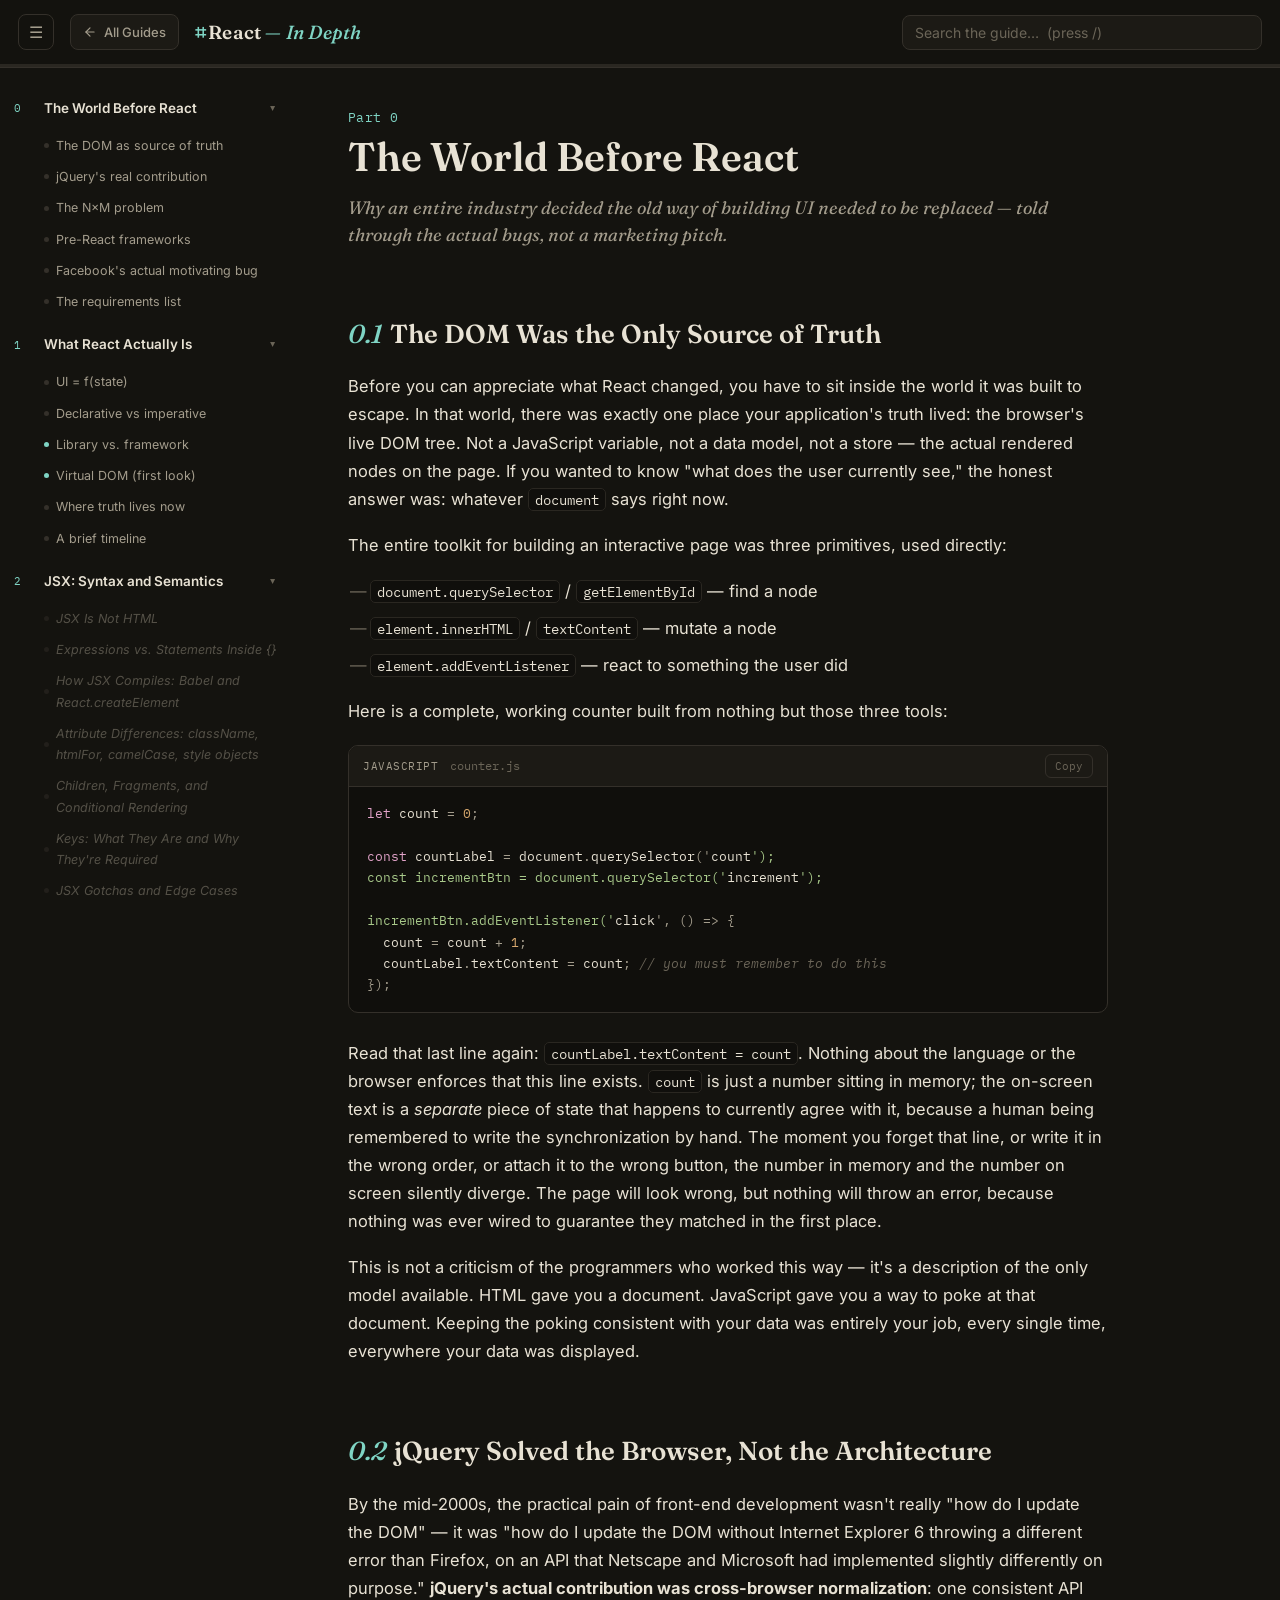
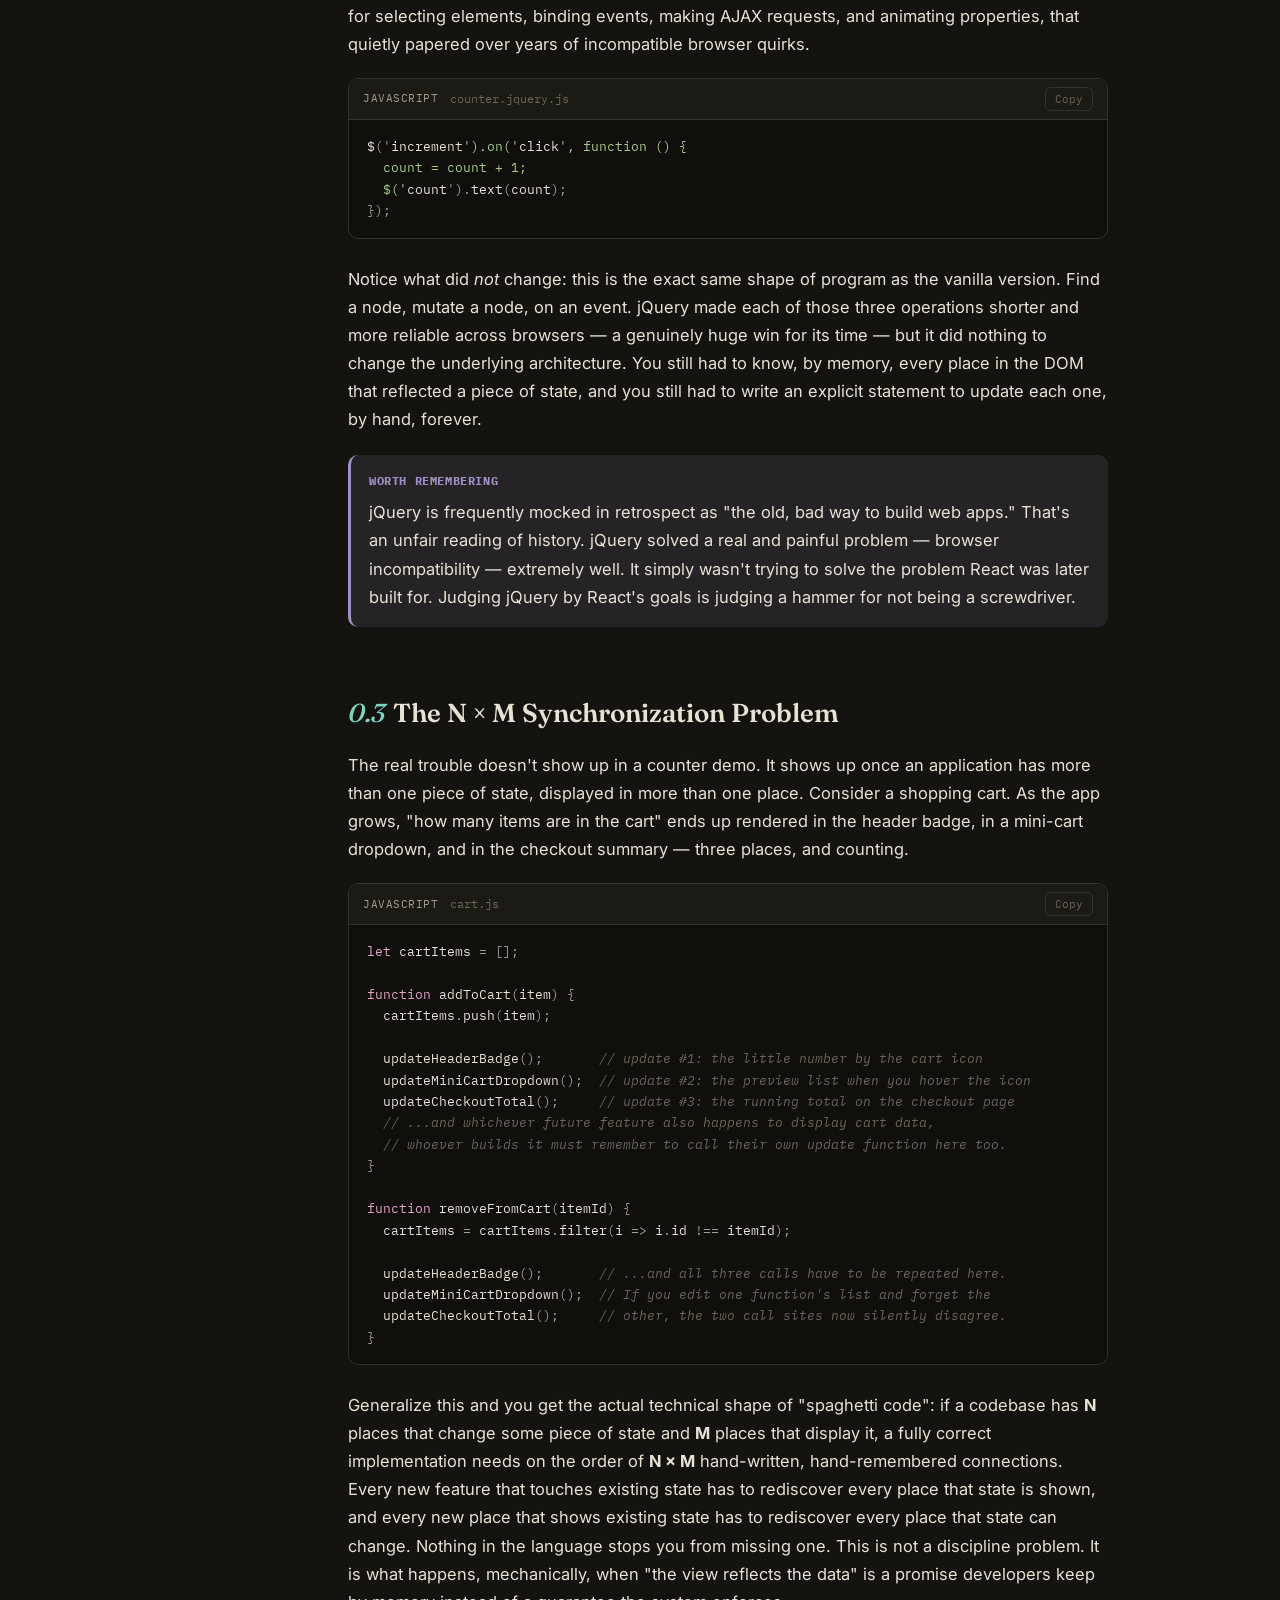
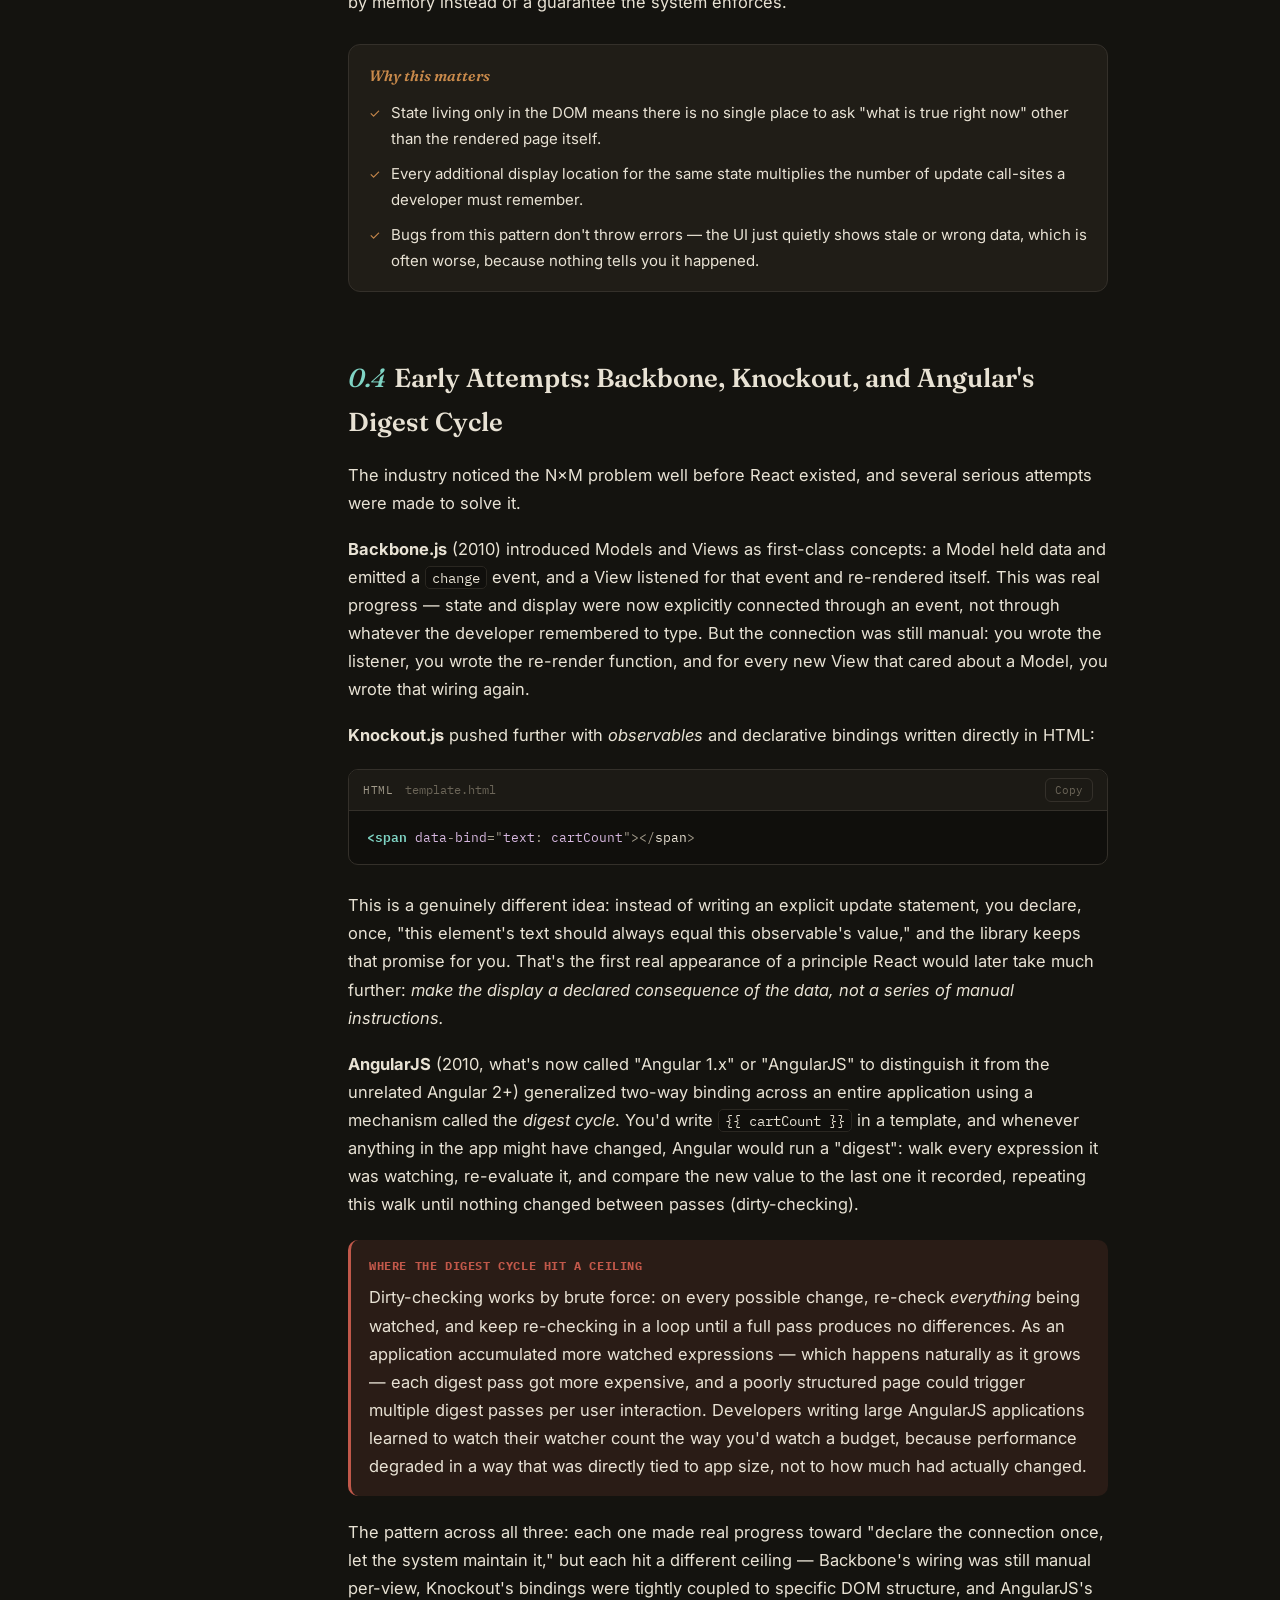
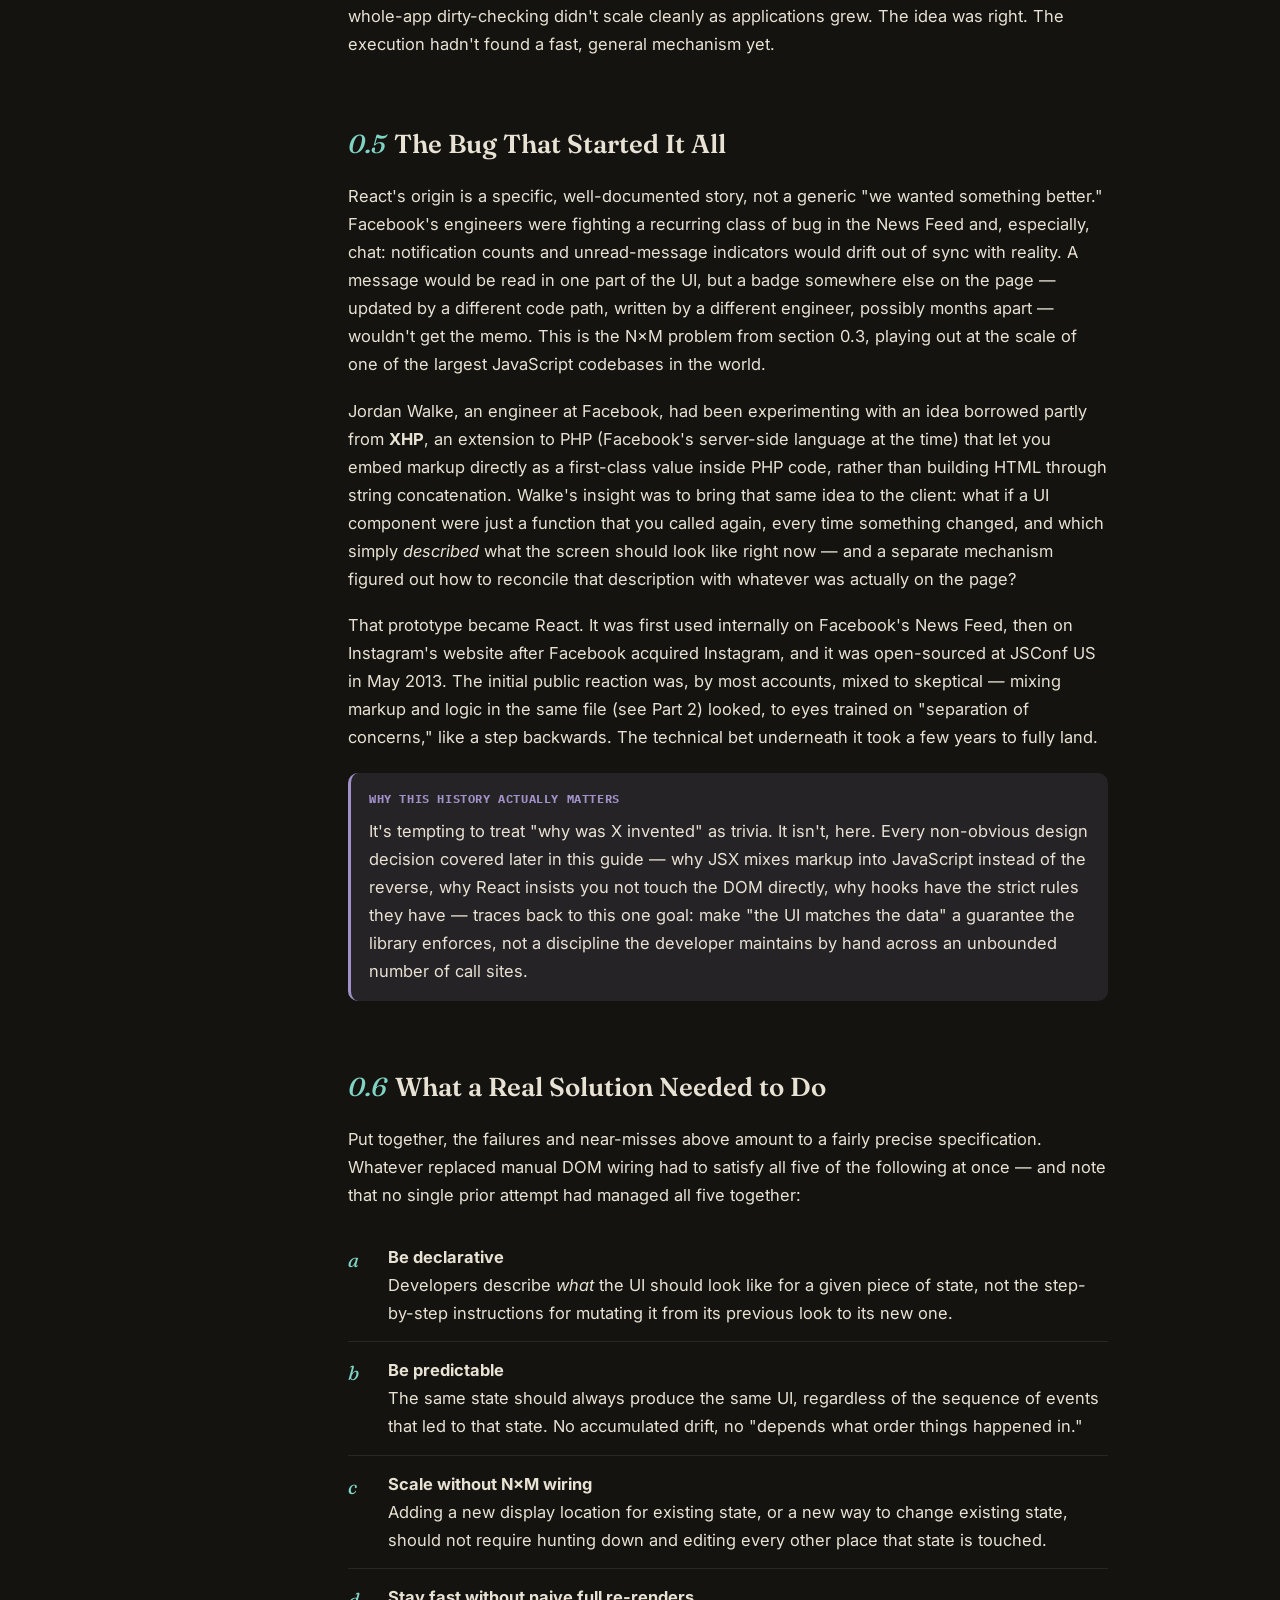
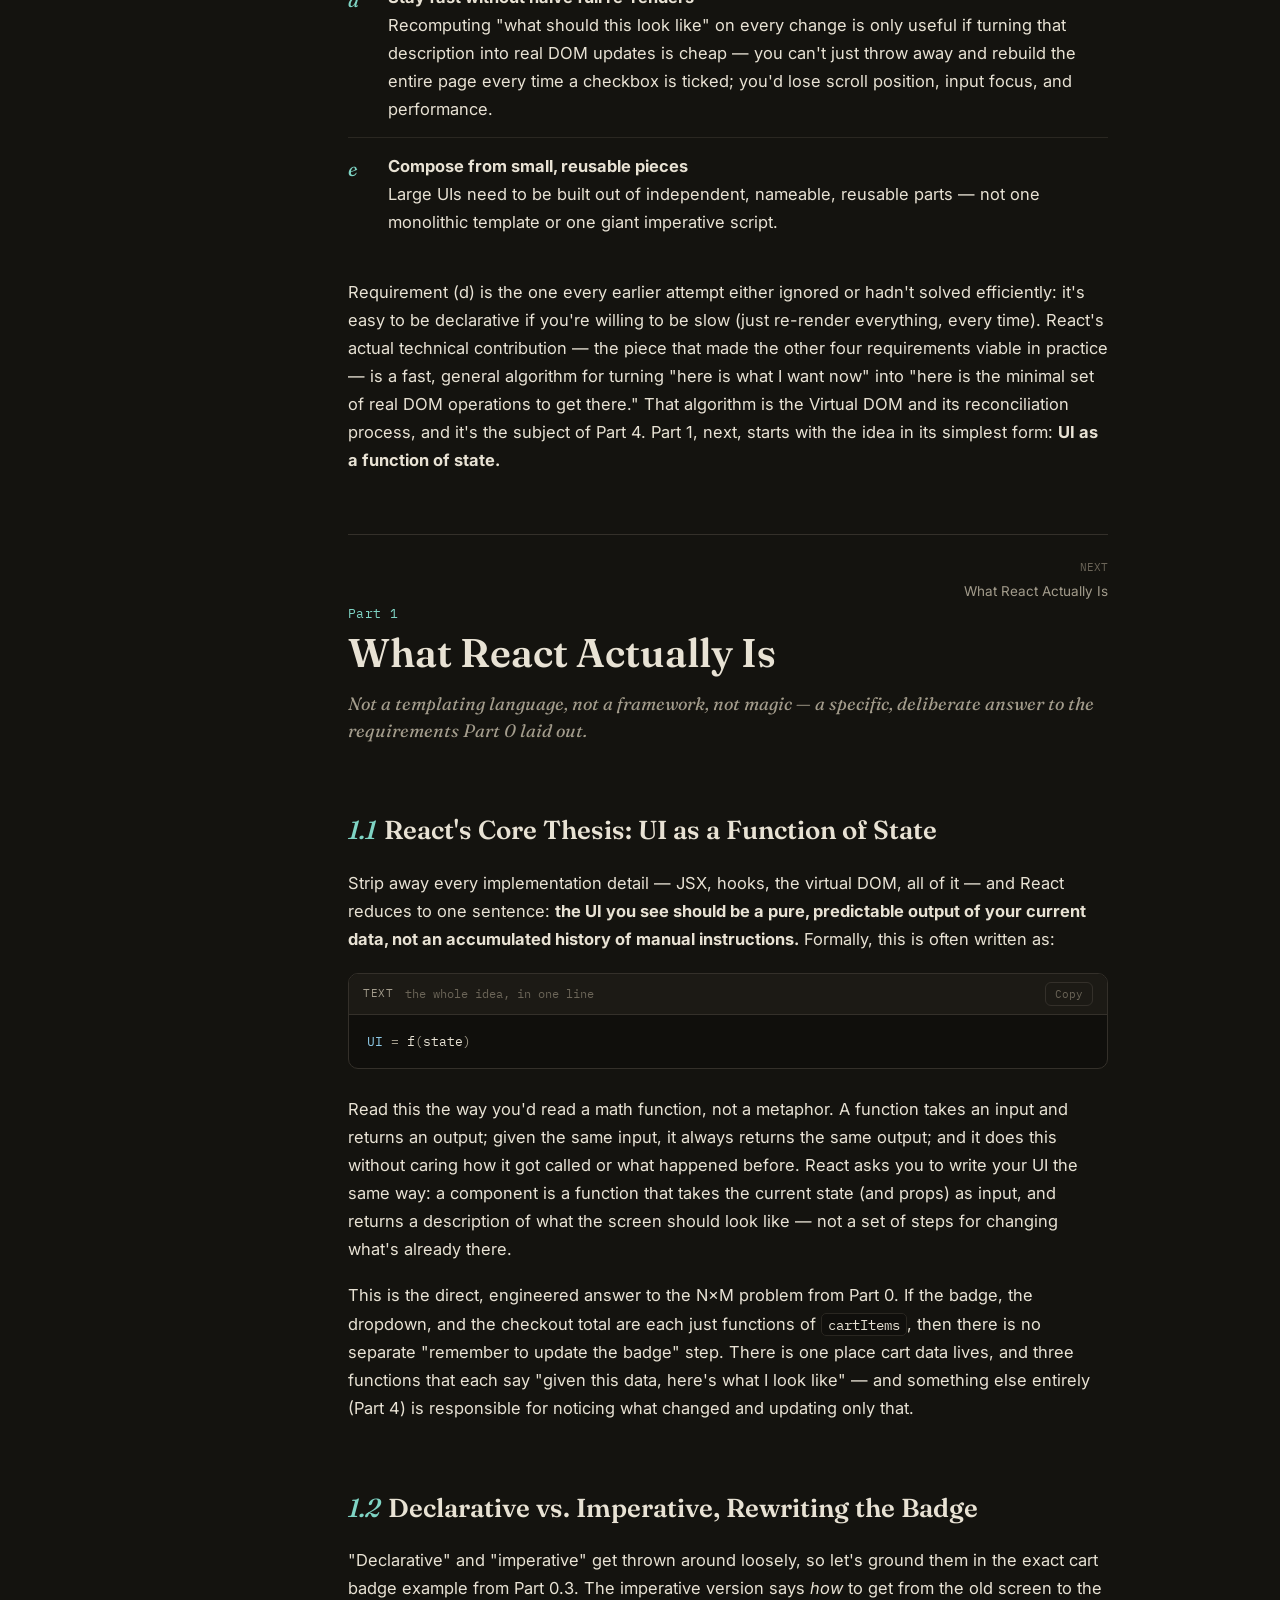
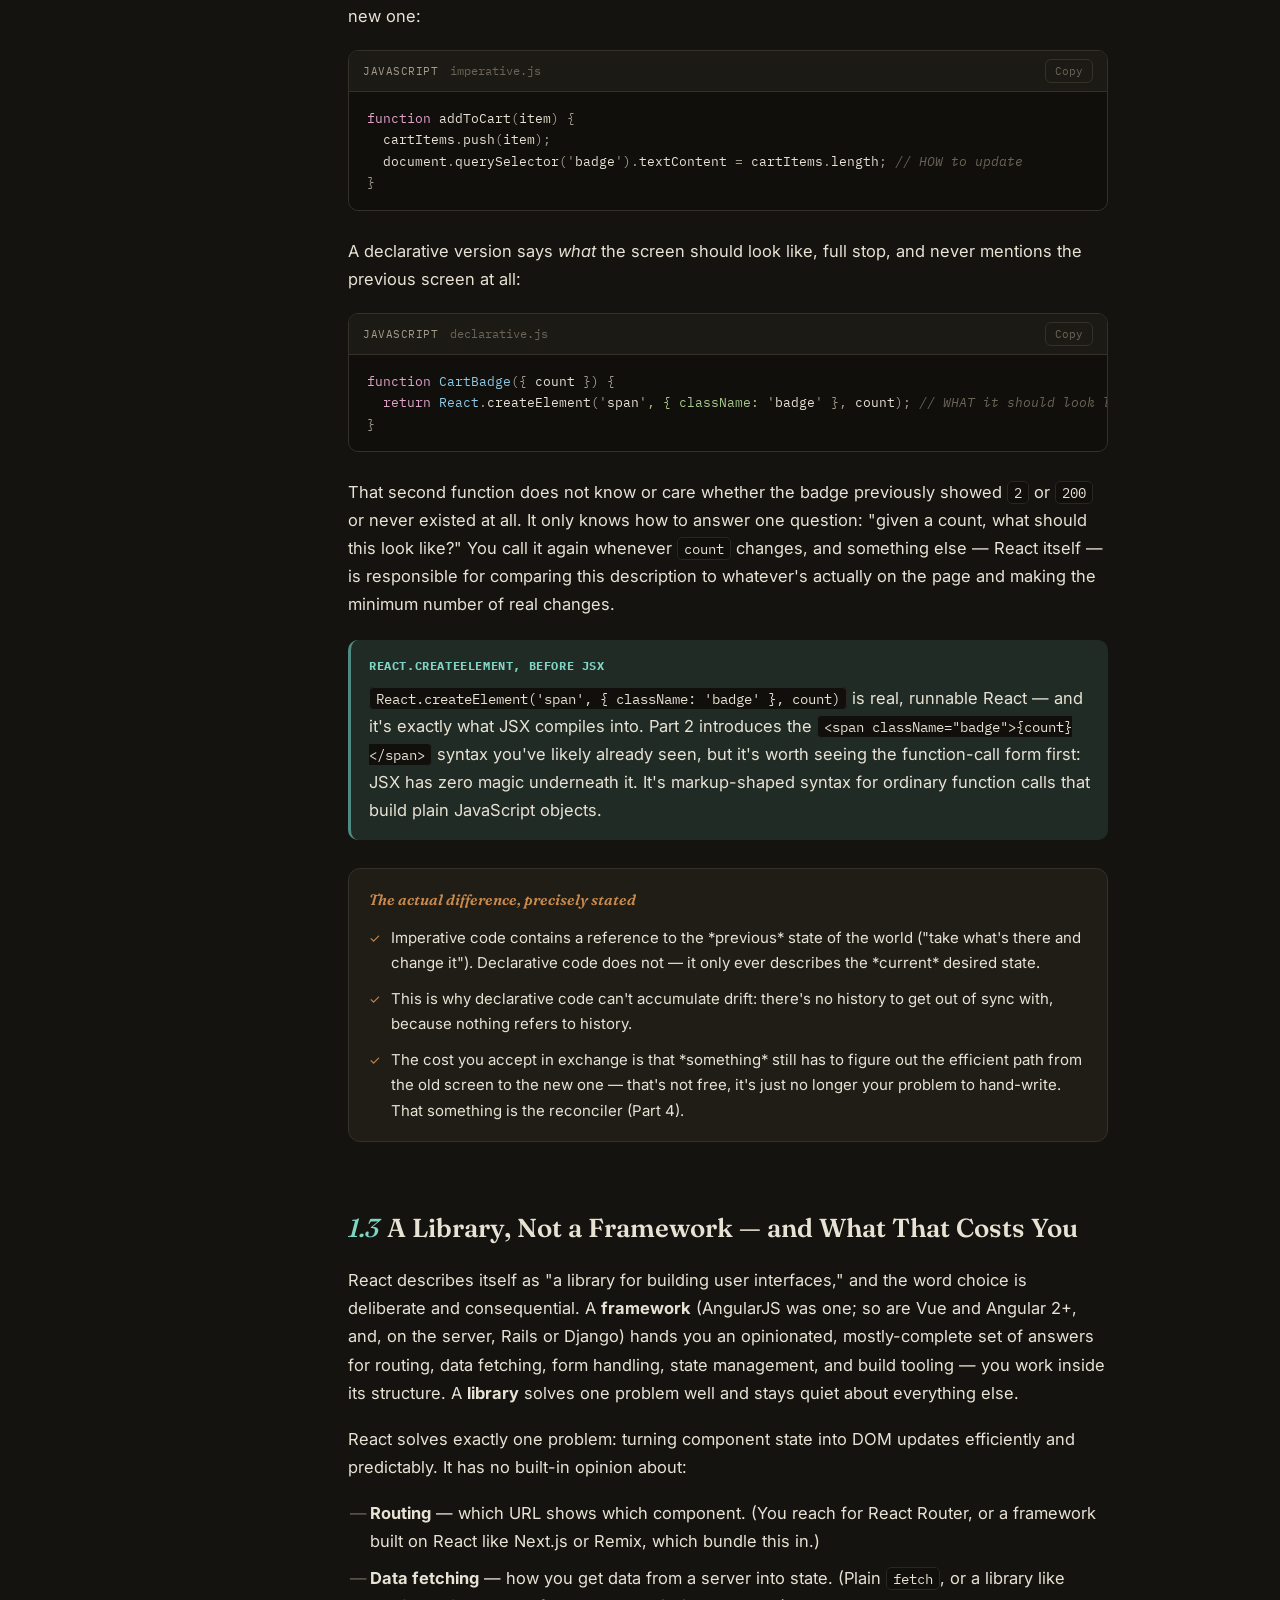
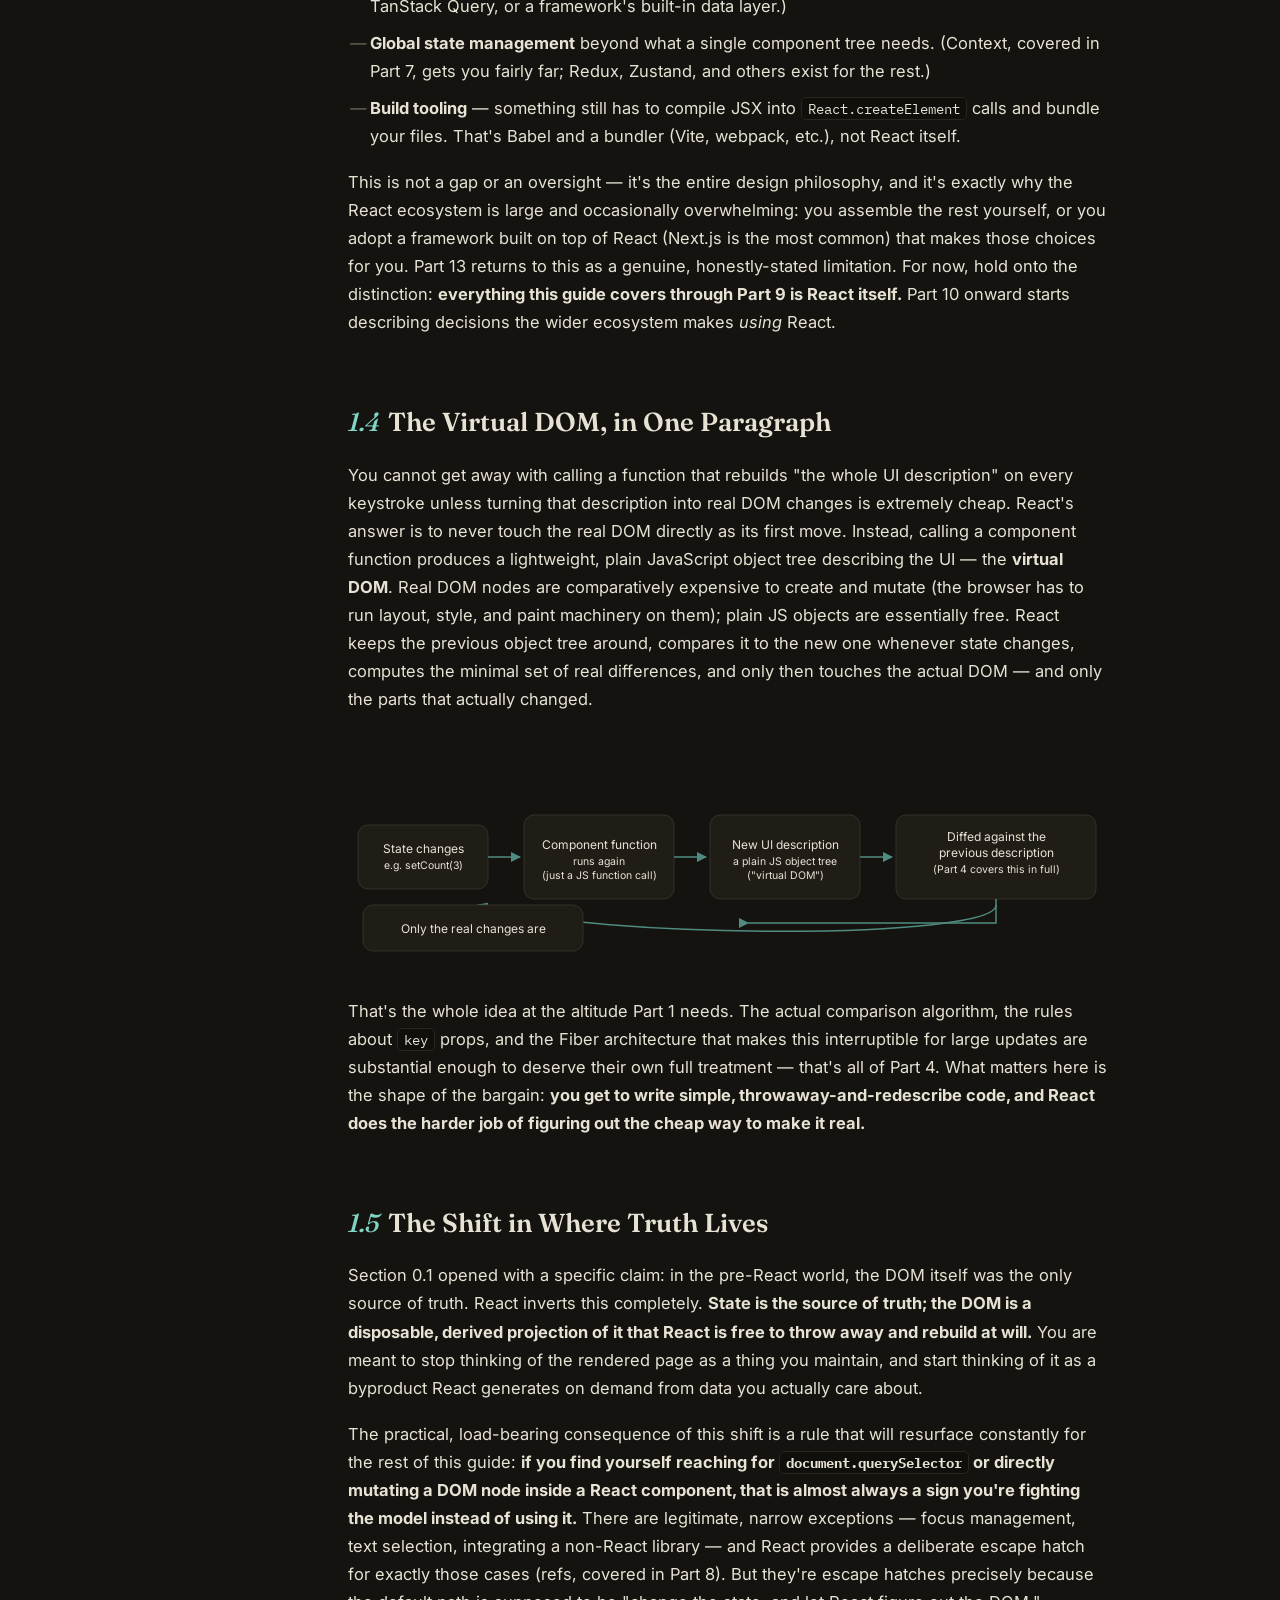
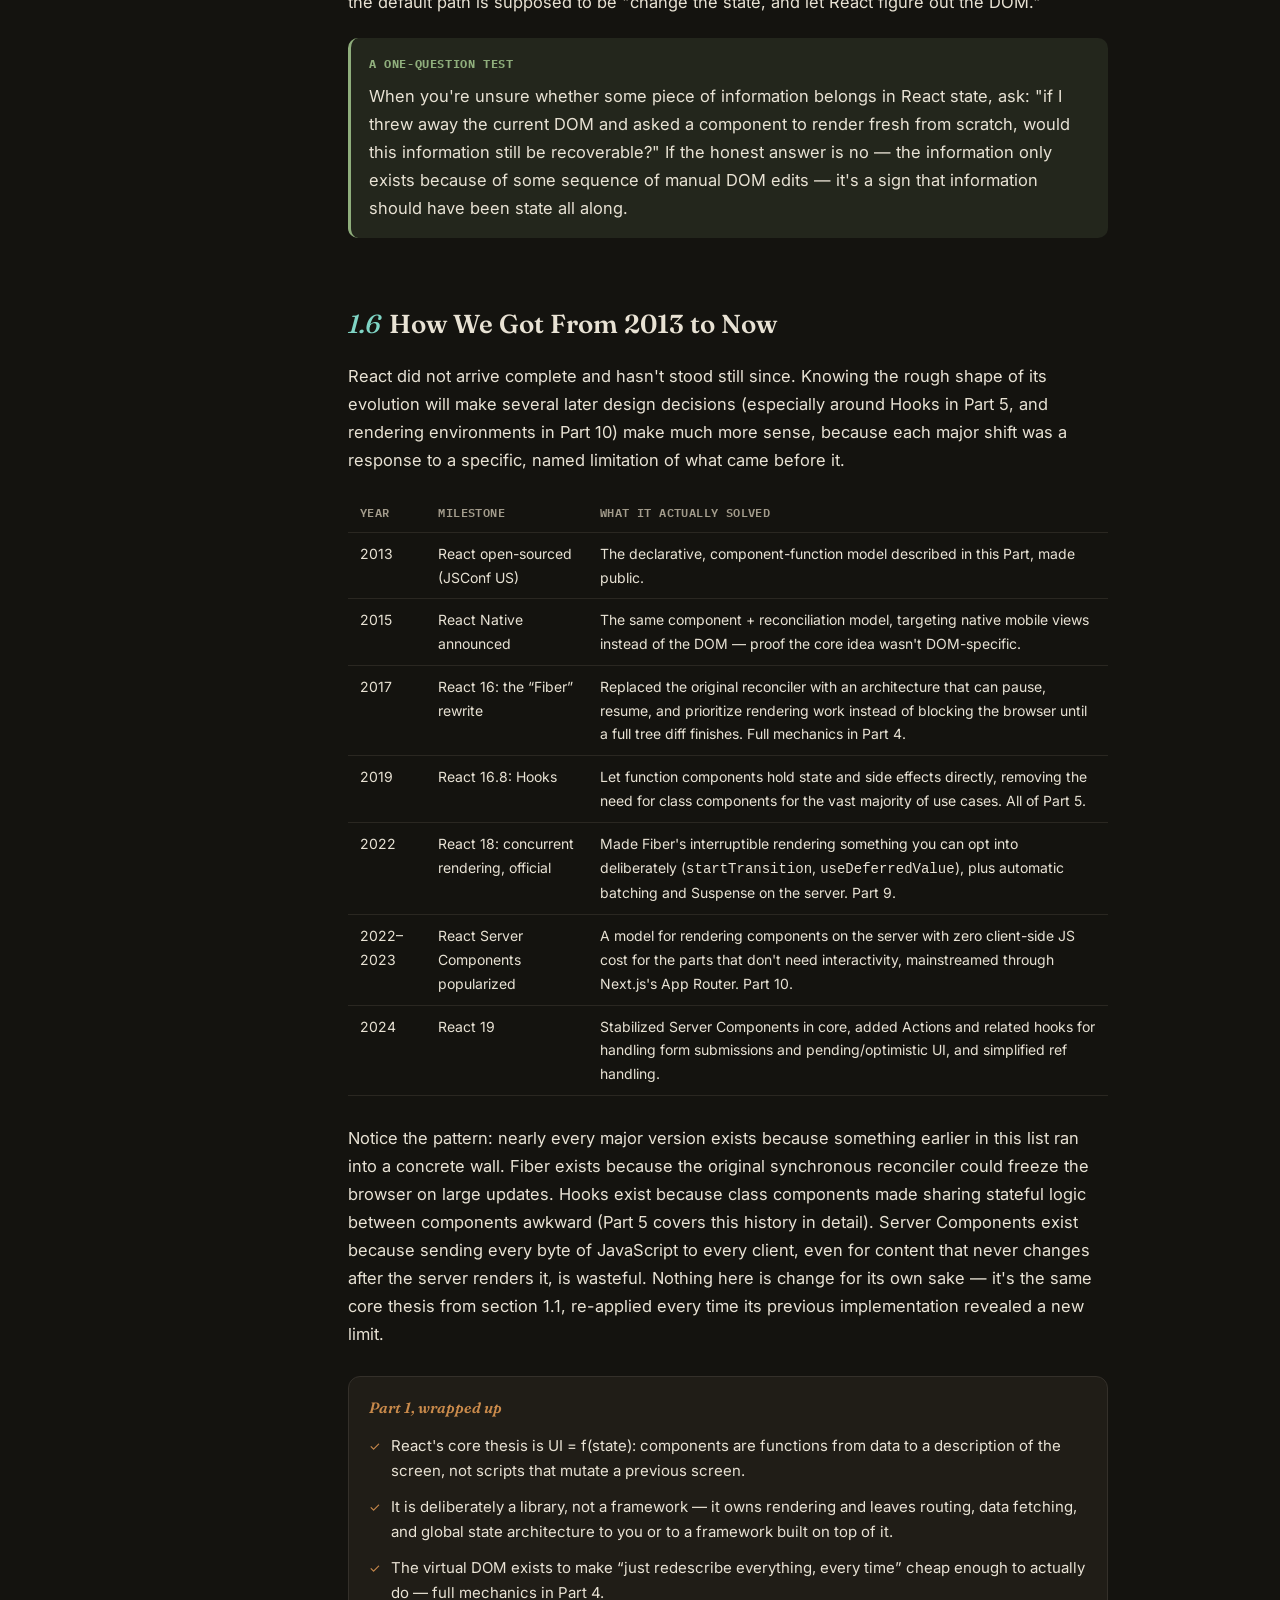
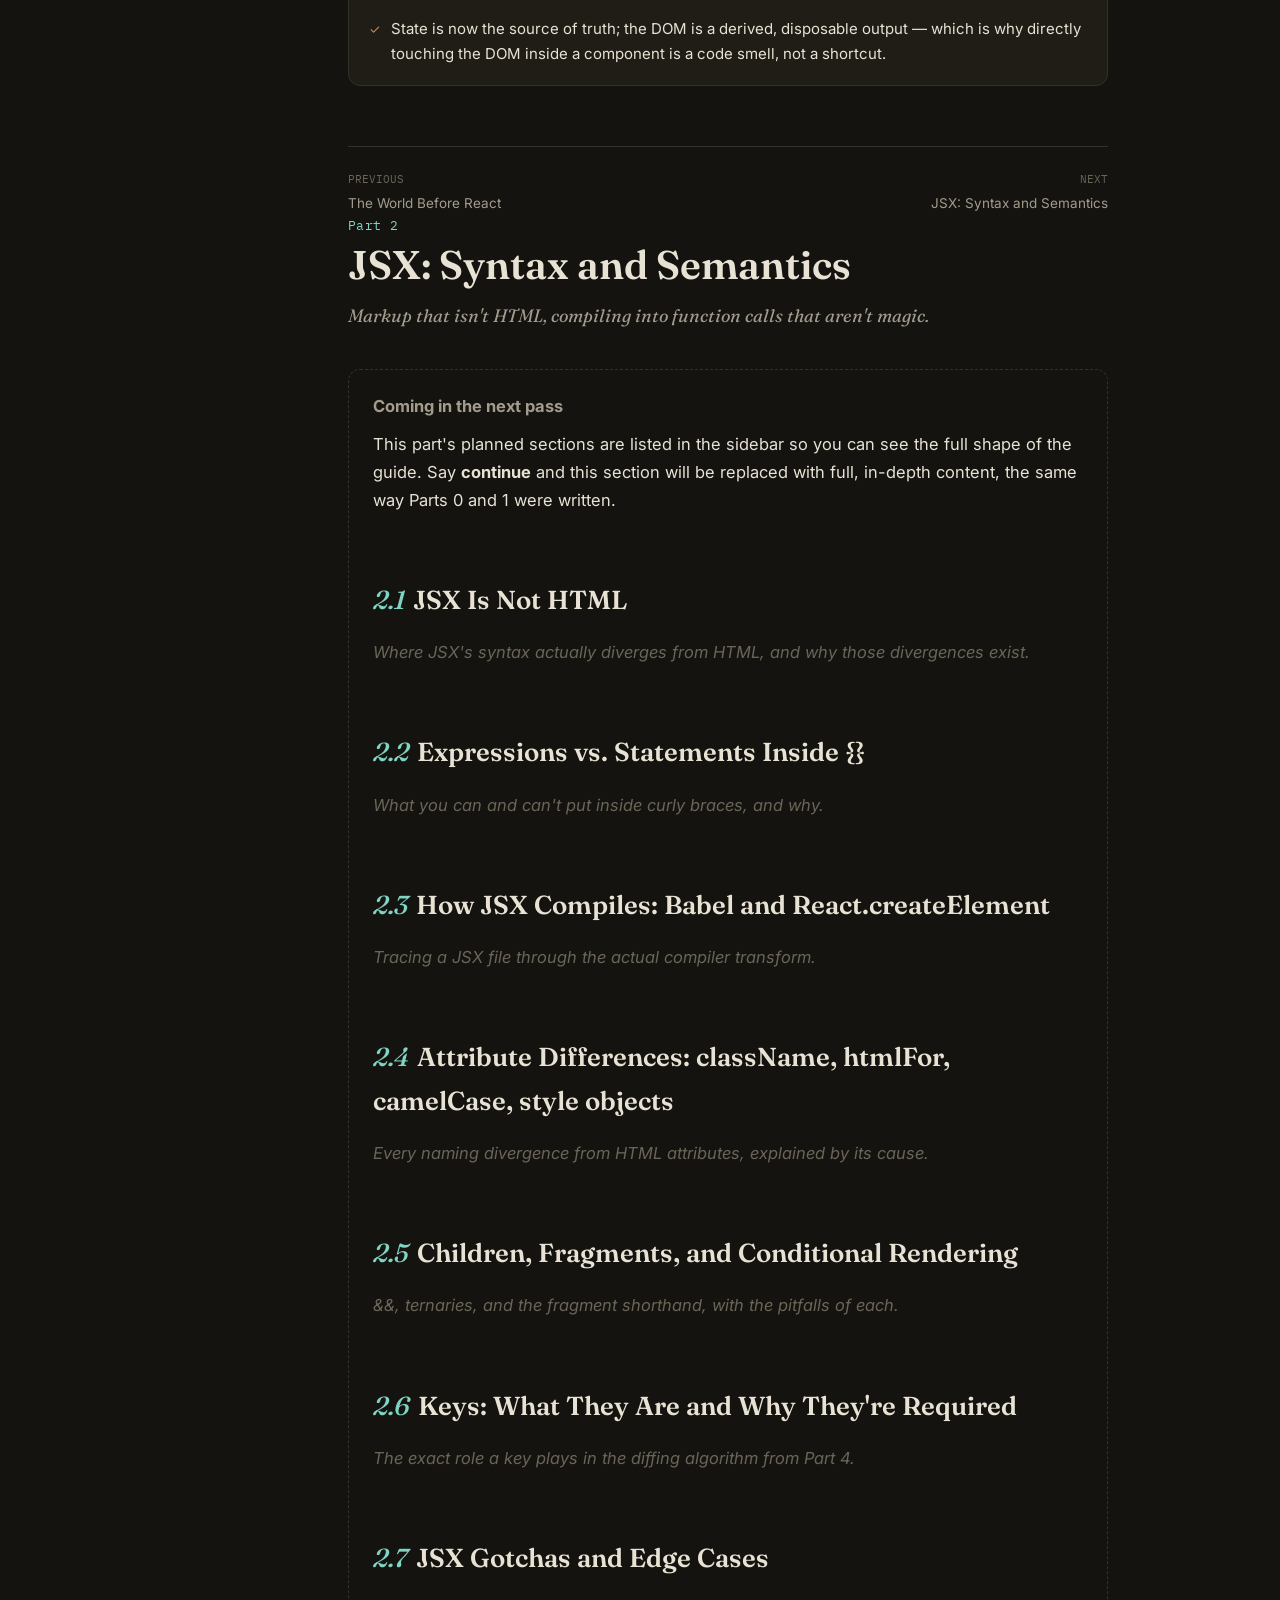
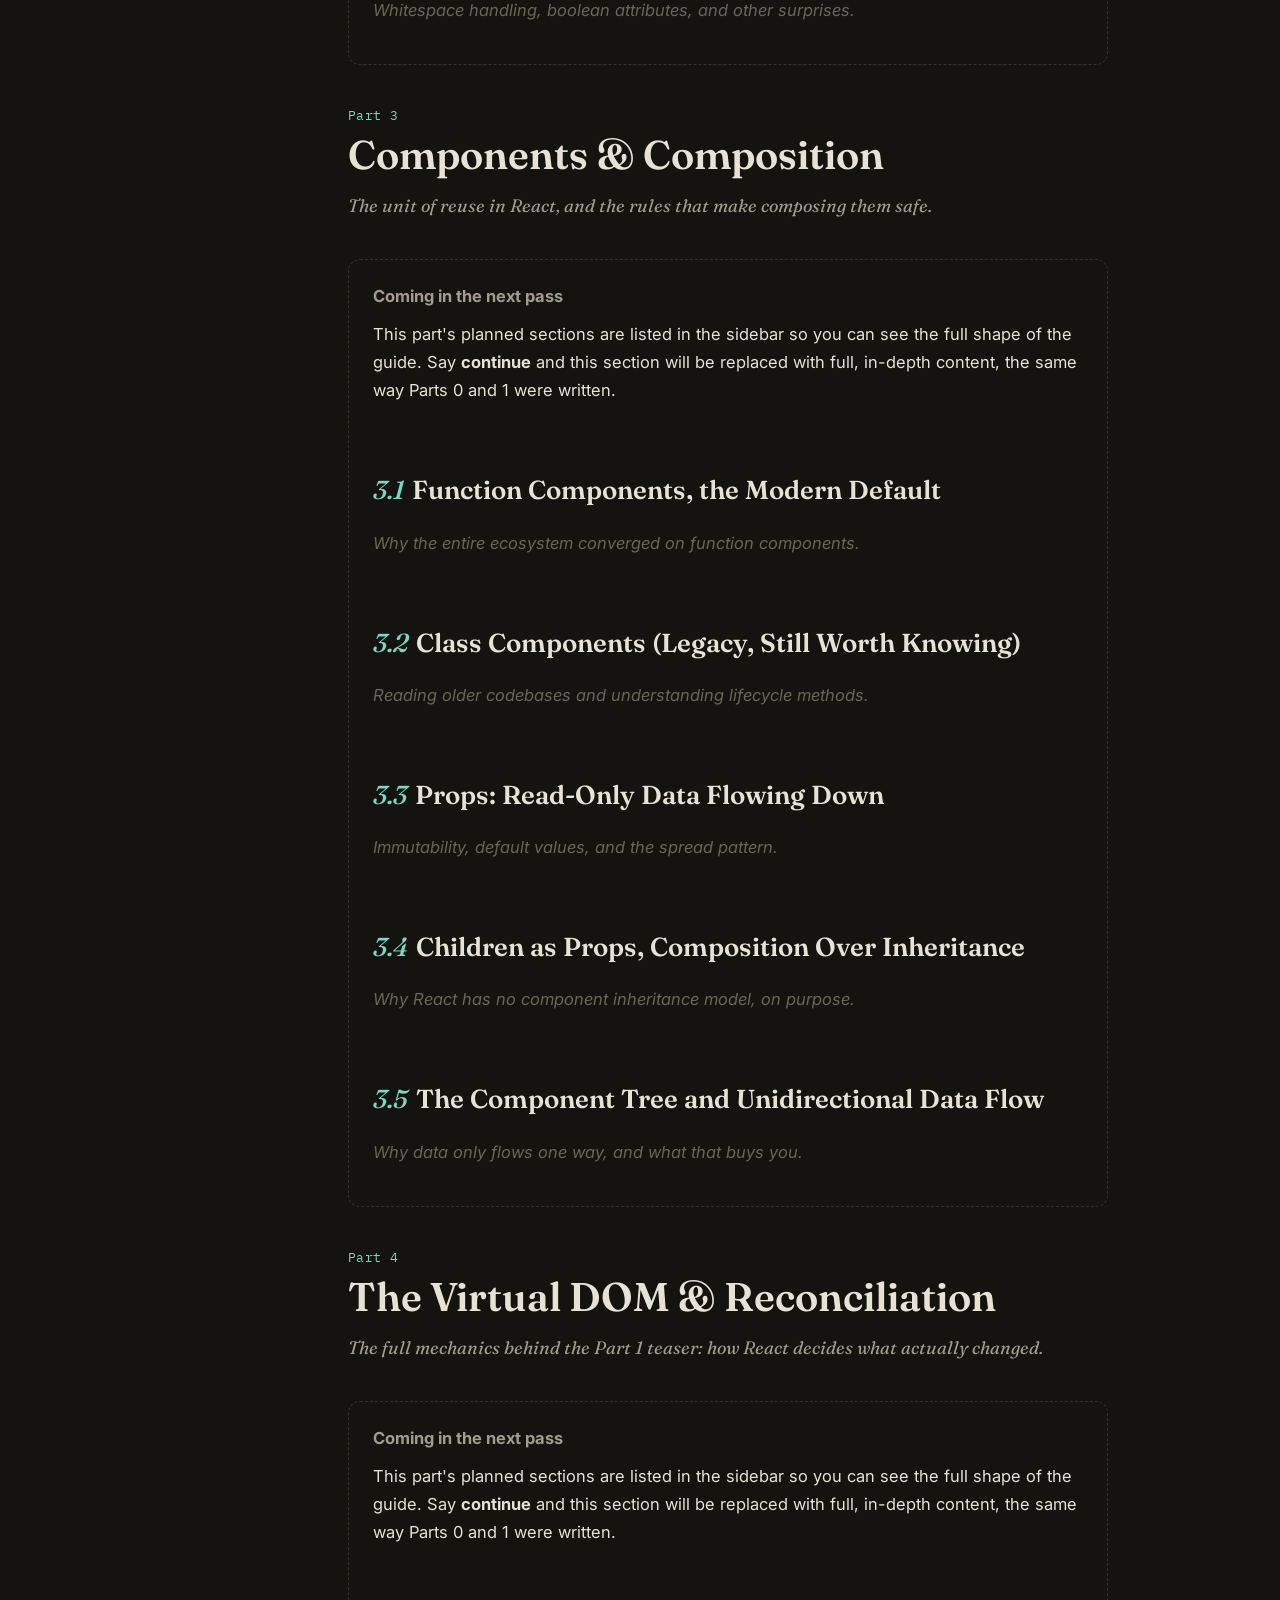
<file: react-guide/index.html>
<!DOCTYPE html>
<html lang="en">
<head>
<meta charset="UTF-8">
<meta name="viewport" content="width=device-width, initial-scale=1.0">
<title>React — In Depth: A Complete Reference Guide</title>
<link rel="preconnect" href="https://fonts.googleapis.com">
<link rel="preconnect" href="https://fonts.gstatic.com" crossorigin>
<link href="https://fonts.googleapis.com/css2?family=Fraunces:ital,opsz,wght@0,9..144,400;0,9..144,500;0,9..144,600;0,9..144,700;1,9..144,400;1,9..144,500;1,9..144,600&family=Inter:wght@400;500;600;700&family=IBM+Plex+Mono:wght@400;500;600&display=swap" rel="stylesheet">
<style>
/* ============================================================
   REACT — IN DEPTH
   Design tokens: dark ink-on-paper, Fraunces / Inter / IBM Plex Mono
   ============================================================ */

:root{
  --bg:          #14130f;
  --bg-raised:   #1c1a15;
  --bg-card:     #201d17;
  --bg-code:     #100f0c;
  --rule:        #34302a;
  --rule-soft:   #2a2721;

  --ink:         #e8e2d4;
  --ink-dim:     #a39c8c;
  --ink-faint:   #6b6558;

  --accent:      #7fd4c4;   /* muted verdigris — nods to React's cyan, desaturated for ink-on-paper */
  --accent-dim:  #4f8b80;
  --accent-soft: rgba(127, 212, 196, 0.12);

  --amber:       #c98a4b;   /* key-points / definitions */
  --amber-soft:  rgba(201, 138, 75, 0.12);

  --brick:       #c1584a;   /* warnings / limitations */
  --brick-soft:  rgba(193, 88, 74, 0.12);

  --sage:        #8fae7c;   /* tips / good practice */
  --sage-soft:   rgba(143, 174, 124, 0.12);

  --violet:      #a091c9;   /* history / narrative asides */
  --violet-soft: rgba(160, 145, 201, 0.12);

  --font-display: 'Fraunces', Georgia, 'Times New Roman', serif;
  --font-body:    'Inter', -apple-system, BlinkMacSystemFont, 'Segoe UI', sans-serif;
  --font-mono:    'IBM Plex Mono', 'SFMono-Regular', Consolas, monospace;

  --content-max: 760px;
  --masthead-h: 64px;
  --progress-h: 3px;
  --sidebar-w: 300px;
}

*{ box-sizing:border-box; }
html{ scroll-behavior:smooth; }
html.no-smooth{ scroll-behavior:auto; }

body{
  margin:0;
  background:var(--bg);
  color:var(--ink);
  font-family:var(--font-body);
  font-size:16.5px;
  line-height:1.7;
  -webkit-font-smoothing:antialiased;
}

::selection{ background:var(--accent-soft); color:var(--ink); }

a{ color:var(--accent); text-decoration-color: var(--accent-dim); }
a:hover{ text-decoration-color: var(--accent); }

::-webkit-scrollbar{ width:10px; height:10px; }
::-webkit-scrollbar-track{ background:var(--bg); }
::-webkit-scrollbar-thumb{ background:var(--rule); border-radius:6px; }
::-webkit-scrollbar-thumb:hover{ background:var(--ink-faint); }

/* ---------------- Masthead ---------------- */

.masthead{
  position:fixed; top:0; left:0; right:0; z-index:100;
  background:rgba(20,19,15,0.92);
  backdrop-filter:blur(8px);
  border-bottom:1px solid var(--rule);
}
.masthead-top{
  height:var(--masthead-h);
  display:flex; align-items:center; gap:16px;
  padding:0 18px;
  max-width:1400px; margin:0 auto;
}
.sidebar-toggle{
  background:none; border:1px solid var(--rule); color:var(--ink-dim);
  width:36px; height:36px; border-radius:8px; cursor:pointer;
  display:flex; align-items:center; justify-content:center;
  font-size:16px; flex:none;
}
.sidebar-toggle:hover{ color:var(--ink); border-color:var(--ink-faint); }

.home-nav-link {
  display: inline-flex;
  align-items: center;
  gap: 7px;
  padding: 6px 12px;
  border-radius: 8px;
  background: var(--bg-raised);
  border: 1px solid var(--rule);
  color: var(--ink-dim);
  text-decoration: none;
  font-size: 13px;
  font-weight: 500;
  transition: all 0.2s ease;
  flex: none;
}
.home-nav-link:hover {
  background: var(--bg-card);
  color: var(--ink);
  border-color: var(--accent-dim);
}
.home-nav-link svg {
  transition: transform 0.2s ease;
}
.home-nav-link:hover svg {
  transform: translateX(-2px);
}
@media (max-width: 600px) {
  .home-nav-link span { display: none; }
  .home-nav-link { padding: 8px; }
}

.masthead-title{
  font-family:var(--font-display);
  font-size:19px; font-weight:600; letter-spacing:0.2px;
  margin:0; white-space:nowrap; color:var(--ink);
}
.masthead-title .accent{ color:var(--accent); font-style:italic; font-weight:500; }
.masthead-title .book-icon{ color: var(--accent); margin-right: 2px; }

.search-wrap{ position:relative; margin-left:auto; width:min(360px, 42vw); }
#searchInput{
  width:100%; background:var(--bg-raised); border:1px solid var(--rule);
  color:var(--ink); border-radius:8px; padding:8px 12px; font-family:var(--font-body);
  font-size:14px; outline:none;
}
#searchInput::placeholder{ color:var(--ink-faint); }
#searchInput:focus{ border-color:var(--accent-dim); }

.search-results{
  position:absolute; top:calc(100% + 8px); left:0; right:0;
  background:var(--bg-card); border:1px solid var(--rule); border-radius:10px;
  max-height:60vh; overflow-y:auto; display:none; box-shadow:0 14px 40px rgba(0,0,0,0.45);
}
.search-results.open{ display:block; }
.search-result{
  display:block; padding:10px 14px; border-bottom:1px solid var(--rule-soft);
  cursor:pointer; text-decoration:none;
}
.search-result:last-child{ border-bottom:none; }
.search-result:hover, .search-result.active{ background:var(--accent-soft); }
.search-result .sr-part{ font-size:11px; color:var(--accent); text-transform:uppercase; letter-spacing:0.6px; }
.search-result .sr-title{ display:block; color:var(--ink); font-size:14px; margin-top:2px; font-weight:600; }
.search-result .sr-snippet{ display:block; color:var(--ink-dim); font-size:12.5px; margin-top:2px; }
.search-empty{ padding:16px 14px; color:var(--ink-faint); font-size:13px; }

.progress-track{ height:var(--progress-h); background:var(--rule-soft); }
.progress-fill{ height:100%; width:0%; background:linear-gradient(90deg, var(--accent-dim), var(--accent)); transition:width 0.15s ease-out; }

/* ---------------- Layout ---------------- */

.layout{ display:flex; max-width:1400px; margin:0 auto; padding-top:calc(var(--masthead-h) + var(--progress-h)); }

.sidebar{
  width:var(--sidebar-w); flex:none;
  position:fixed; top:calc(var(--masthead-h) + var(--progress-h)); left:calc(50% - 700px);
  height:calc(100vh - var(--masthead-h) - var(--progress-h));
  overflow-y:auto; padding:22px 14px 60px 4px;
  transition:transform 0.22s ease;
}
@media (max-width:1400px){ .sidebar{ left:0; } }

body.sidebar-collapsed .sidebar{ transform:translateX(-330px); }
body.sidebar-collapsed .content{ margin-left:0; }

.toc-part{ margin-bottom:4px; }
.toc-part-label{
  display:flex; align-items:center; gap:8px; cursor:pointer;
  padding:8px 10px; border-radius:8px; user-select:none;
}
.toc-part-label:hover{ background:var(--bg-raised); }
.toc-part-num{ font-family:var(--font-mono); font-size:11px; color:var(--accent); flex:none; width:22px; }
.toc-part-title{ font-size:13.5px; font-weight:600; color:var(--ink); flex:1; }
.toc-caret{ color:var(--ink-faint); font-size:10px; transition:transform 0.15s; }
.toc-part.open .toc-caret{ transform:rotate(90deg); }

.toc-subs{ display:none; padding-left:32px; margin:2px 0 8px; }
.toc-part.open .toc-subs{ display:block; }
.toc-sub{
  display:flex; align-items:center; gap:7px;
  padding:5px 8px; border-radius:6px; font-size:12.5px; color:var(--ink-dim);
  text-decoration:none; cursor:pointer;
}
.toc-sub:hover{ background:var(--bg-raised); color:var(--ink); }
.toc-sub.active{ background:var(--accent-soft); color:var(--accent); }
.toc-sub .dot{ width:5px; height:5px; border-radius:50%; background:var(--rule); flex:none; }
.toc-sub.read .dot{ background:var(--accent); }
.toc-sub.placeholder{ opacity:0.45; font-style:italic; }

.toc-progress{
  margin-top:14px; padding:10px 12px; border-top:1px solid var(--rule);
  font-size:11.5px; color:var(--ink-faint); font-family:var(--font-mono);
}

.content{
  flex:1; min-width:0; margin-left:var(--sidebar-w);
  padding:40px 48px 140px; max-width:calc(var(--content-max) + 96px);
  transition:margin-left 0.22s ease;
}
@media (max-width:900px){
  .content{ margin-left:0; padding:28px 20px 120px; }
  .sidebar{ left:0; z-index:90; background:var(--bg); box-shadow:0 0 0 100vmax rgba(0,0,0,0); }
  body:not(.sidebar-collapsed) .sidebar{ box-shadow: 20px 0 40px rgba(0,0,0,0.5); }
  body.sidebar-collapsed .sidebar{ transform:translateX(-100%); }
}

/* ---------------- Typography ---------------- */

.part-eyebrow{
  font-family:var(--font-mono); font-size:12.5px; color:var(--accent);
  letter-spacing:0.4px; margin:0 0 6px;
}
h1.part-title{
  font-family:var(--font-display); font-size:clamp(28px, 4vw, 40px);
  font-weight:600; line-height:1.15; margin:0 0 14px; color:var(--ink);
  max-width:var(--content-max);
}
.part-dek{
  font-family:var(--font-display); font-style:italic; font-weight:400;
  font-size:18px; color:var(--ink-dim); max-width:var(--content-max);
  margin:0 0 40px; line-height:1.5;
}

h2.sub-title{
  font-family:var(--font-display); font-size:26px; font-weight:600;
  color:var(--ink); margin:56px 0 16px; max-width:var(--content-max);
  padding-top:8px; scroll-margin-top:calc(var(--masthead-h) + 24px);
}
h2.sub-title .sub-num{ color:var(--accent); font-style:italic; margin-right:8px; font-weight:500; }

h3{
  font-family:var(--font-body); font-size:16.5px; font-weight:700;
  color:var(--ink); margin:30px 0 10px; max-width:var(--content-max);
}

p, li{ max-width:var(--content-max); color:var(--ink); }
p{ margin:0 0 18px; }
strong{ color:var(--ink); font-weight:700; }
em{ color:var(--ink); }

ul.plain, ol.plain{ padding-left:22px; margin:0 0 18px; }
ul.plain li, ol.plain li{ margin-bottom:9px; }
ul.plain{ list-style:none; padding-left:2px; }
ul.plain > li{ position:relative; padding-left:20px; }
ul.plain > li::before{ content:'—'; position:absolute; left:0; color:var(--ink-faint); }

.section-divider{ border:none; border-top:1px solid var(--rule); max-width:var(--content-max); margin:48px 0; }

/* ---------------- Code panels ---------------- */

.code-panel{
  max-width:var(--content-max); background:var(--bg-code);
  border:1px solid var(--rule); border-radius:10px; overflow:hidden;
  margin:20px 0 26px;
}
.code-panel-header{
  display:flex; align-items:center; justify-content:space-between;
  padding:8px 14px; background:var(--bg-raised); border-bottom:1px solid var(--rule);
}
.lang-badge{ font-family:var(--font-mono); font-size:11px; color:var(--ink-dim); text-transform:uppercase; letter-spacing:0.5px; }
.code-panel-header .file-label{ font-family:var(--font-mono); font-size:11.5px; color:var(--ink-faint); margin-right:auto; margin-left:12px; }
.copy-btn{
  background:none; border:1px solid var(--rule); color:var(--ink-faint);
  font-family:var(--font-mono); font-size:11px; padding:4px 9px; border-radius:6px; cursor:pointer;
}
.copy-btn:hover{ color:var(--ink); border-color:var(--ink-faint); }
.code-panel pre{
  margin:0; padding:16px 18px; overflow-x:auto;
  font-family:var(--font-mono); font-size:13px; line-height:1.65;
}
.code-panel code{ font-family:inherit; white-space:pre; }
code.inline{
  font-family:var(--font-mono); font-size:0.87em; background:var(--bg-code);
  border:1px solid var(--rule-soft); padding:1px 6px; border-radius:5px; color:var(--ink);
}

/* token colors */
.tok-kw{ color:#e2a3c9; }         /* keywords */
.tok-str{ color:#a8c98a; }        /* strings */
.tok-com{ color:var(--ink-faint); font-style:italic; } /* comments */
.tok-num{ color:#d7a86e; }        /* numbers */
.tok-tag{ color:var(--accent); font-weight:600; }  /* JSX tags */
.tok-attr{ color:#d7b7e0; }       /* JSX attribute names */
.tok-fn{ color:#8ec9e6; }         /* function / hook calls */
.tok-punc{ color:var(--ink-dim); }

/* code diff annotations */
.code-panel .line-add{ background:rgba(143,174,124,0.10); display:inline-block; width:100%; }
.code-panel .line-rem{ background:rgba(193,88,74,0.10); display:inline-block; width:100%; text-decoration:line-through; text-decoration-color:rgba(193,88,74,0.5); }

/* ---------------- Callouts & cards ---------------- */

.callout{
  max-width:var(--content-max); border-radius:10px; padding:16px 18px;
  margin:22px 0; border-left:3px solid var(--rule);
}
.callout-title{ font-family:var(--font-mono); font-size:11.5px; text-transform:uppercase; letter-spacing:0.6px; margin:0 0 8px; font-weight:700; }
.callout p:last-child, .callout ul:last-child{ margin-bottom:0; }

.callout.note{ background:var(--accent-soft); border-color:var(--accent-dim); }
.callout.note .callout-title{ color:var(--accent); }

.callout.history{ background:var(--violet-soft); border-color:var(--violet); }
.callout.history .callout-title{ color:var(--violet); }

.callout.warn{ background:var(--brick-soft); border-color:var(--brick); }
.callout.warn .callout-title{ color:var(--brick); }

.callout.tip{ background:var(--sage-soft); border-color:var(--sage); }
.callout.tip .callout-title{ color:var(--sage); }

.keypoints{
  max-width:var(--content-max); background:var(--bg-card); border:1px solid var(--rule);
  border-radius:12px; padding:18px 20px; margin:28px 0;
}
.keypoints-title{
  font-family:var(--font-display); font-style:italic; color:var(--amber);
  font-size:15px; margin:0 0 12px; font-weight:600;
}
.keypoints ul{ margin:0; padding-left:0; list-style:none; }
.keypoints li{ position:relative; padding-left:22px; margin-bottom:10px; font-size:15px; }
.keypoints li:last-child{ margin-bottom:0; }
.keypoints li::before{ content:'✓'; position:absolute; left:0; color:var(--amber); font-size:13px; top:2px; }

.compare-grid{
  display:grid; grid-template-columns:1fr 1fr; gap:16px;
  max-width:var(--content-max); margin:20px 0 26px;
}
@media (max-width:700px){ .compare-grid{ grid-template-columns:1fr; } }
.compare-col{ border:1px solid var(--rule); border-radius:10px; overflow:hidden; background:var(--bg-code); }
.compare-col .compare-label{
  padding:8px 14px; font-family:var(--font-mono); font-size:11px; letter-spacing:0.4px;
  text-transform:uppercase; border-bottom:1px solid var(--rule);
}
.compare-col.bad .compare-label{ color:var(--brick); background:var(--brick-soft); }
.compare-col.good .compare-label{ color:var(--sage); background:var(--sage-soft); }
.compare-col pre{ margin:0; padding:14px; font-family:var(--font-mono); font-size:12.5px; line-height:1.6; overflow-x:auto; }

table.ref-table{ width:100%; max-width:var(--content-max); border-collapse:collapse; margin:20px 0 28px; font-size:14px; }
table.ref-table th, table.ref-table td{ text-align:left; padding:9px 12px; border-bottom:1px solid var(--rule-soft); vertical-align:top; }
table.ref-table th{ color:var(--ink-dim); font-family:var(--font-mono); font-size:11.5px; text-transform:uppercase; letter-spacing:0.4px; font-weight:600; }
table.ref-table td code.inline{ font-size:0.82em; }

.requirement-list{ max-width:var(--content-max); margin:20px 0 28px; padding:0; list-style:none; }
.requirement-list li{
  display:flex; gap:14px; padding:14px 0; border-bottom:1px solid var(--rule-soft);
}
.requirement-list li:last-child{ border-bottom:none; }
.req-letter{ font-family:var(--font-display); font-style:italic; color:var(--accent); font-size:20px; flex:none; width:26px; }

.placeholder-section{
  max-width:var(--content-max); border:1px dashed var(--rule); border-radius:12px;
  padding:22px 24px; margin:40px 0; color:var(--ink-faint);
}
.placeholder-section h3{ color:var(--ink-dim); margin-top:0; }

.glossary-term{ max-width:var(--content-max); margin-bottom:18px; }
.glossary-term dt{ font-family:var(--font-mono); font-weight:700; color:var(--accent); font-size:14.5px; }
.glossary-term dd{ margin:4px 0 0; color:var(--ink-dim); }

.part-nav{
  max-width:var(--content-max); display:flex; justify-content:space-between;
  margin-top:60px; padding-top:24px; border-top:1px solid var(--rule); gap:20px;
}
.part-nav a{ text-decoration:none; color:var(--ink-dim); font-size:13.5px; }
.part-nav a:hover{ color:var(--accent); }
.part-nav .pn-label{ display:block; font-family:var(--font-mono); font-size:10.5px; text-transform:uppercase; color:var(--ink-faint); margin-bottom:3px; }
.part-nav .pn-next{ text-align:right; margin-left:auto; }

svg.diagram{ max-width:var(--content-max); width:100%; height:auto; margin:24px 0; }
svg.diagram text{ font-family:var(--font-body); fill:var(--ink); }
svg.diagram .mono{ font-family:var(--font-mono); }

kbd{
  font-family:var(--font-mono); font-size:11px; background:var(--bg-raised);
  border:1px solid var(--rule); border-bottom-width:2px; border-radius:5px; padding:1px 6px; color:var(--ink-dim);
}

@media print{
  .masthead, .sidebar{ display:none; }
  .content{ margin-left:0; }
}

</style>
</head>
<body>

  <header class="masthead">
    <div class="masthead-top">
      <button class="sidebar-toggle" id="sidebarToggle" aria-label="Toggle navigation">&#9776;</button>
      <a href="../index.html" class="home-nav-link" title="Return to All Guides">
        <svg width="14" height="14" viewBox="0 0 24 24" fill="none" stroke="currentColor" stroke-width="2" stroke-linecap="round" stroke-linejoin="round"><path d="m12 19-7-7 7-7"/><path d="M19 12H5"/></svg>
        <span>All Guides</span>
      </a>
      <h1 class="masthead-title"><span class="book-icon">&#8983;</span>React <span class="accent">&mdash; In Depth</span></h1>
      <div class="search-wrap">
        <input type="search" id="searchInput" placeholder="Search the guide…  (press /)" autocomplete="off">
        <div class="search-results" id="searchResults"></div>
      </div>
    </div>
    <div class="progress-track"><div class="progress-fill" id="progressFill"></div></div>
  </header>

  <div class="layout">
    <nav class="sidebar" id="sidebar">
      <div class="toc" id="toc"></div>
      <div class="toc-progress" id="tocProgress">0 / 0 sections read</div>
    </nav>

    <main class="content" id="content">
<section class="part" id="part-0" data-num="0" data-title="The World Before React">
  <p class="part-eyebrow">Part 0</p>
  <h1 class="part-title">The World Before React</h1>
  <p class="part-dek">Why an entire industry decided the old way of building UI needed to be replaced &mdash; told through the actual bugs, not a marketing pitch.</p>
  <h2 class="sub-title" id="p0-dom-truth" data-short="The DOM as source of truth"><span class="sub-num">0.1</span>The DOM Was the Only Source of Truth</h2>

<p>Before you can appreciate what React changed, you have to sit inside the world it was built to escape. In that
world, there was exactly one place your application's truth lived: the browser's live DOM tree. Not a JavaScript
variable, not a data model, not a store &mdash; the actual rendered nodes on the page. If you wanted to know
"what does the user currently see," the honest answer was: whatever <code class="inline">document</code> says
right now.</p>

<p>The entire toolkit for building an interactive page was three primitives, used directly:</p>

<ul class="plain">
  <li><code class="inline">document.querySelector</code> / <code class="inline">getElementById</code> &mdash; find a node</li>
  <li><code class="inline">element.innerHTML</code> / <code class="inline">textContent</code> &mdash; mutate a node</li>
  <li><code class="inline">element.addEventListener</code> &mdash; react to something the user did</li>
</ul>

<p>Here is a complete, working counter built from nothing but those three tools:</p>

<div class="code-panel">
  <div class="code-panel-header">
    <span class="lang-badge">JavaScript</span>
    <span class="file-label">counter.js</span>
    <button class="copy-btn">Copy</button>
  </div>
  <pre><code data-lang="javascript">let count = 0;

const countLabel = document.querySelector('#count');
const incrementBtn = document.querySelector('#increment');

incrementBtn.addEventListener('click', () =&gt; {
  count = count + 1;
  countLabel.textContent = count; // you must remember to do this
});</code></pre>
</div>

<p>Read that last line again: <code class="inline">countLabel.textContent = count</code>. Nothing about the
language or the browser enforces that this line exists. <code class="inline">count</code> is just a number
sitting in memory; the on-screen text is a <em>separate</em> piece of state that happens to currently agree with
it, because a human being remembered to write the synchronization by hand. The moment you forget that line, or
write it in the wrong order, or attach it to the wrong button, the number in memory and the number on screen
silently diverge. The page will look wrong, but nothing will throw an error, because nothing was ever wired to
guarantee they matched in the first place.</p>

<p>This is not a criticism of the programmers who worked this way &mdash; it's a description of the only model
available. HTML gave you a document. JavaScript gave you a way to poke at that document. Keeping the poking
consistent with your data was entirely your job, every single time, everywhere your data was displayed.</p>
<h2 class="sub-title" id="p0-jquery" data-short="jQuery's real contribution"><span class="sub-num">0.2</span>jQuery Solved the Browser, Not the Architecture</h2>

<p>By the mid-2000s, the practical pain of front-end development wasn't really "how do I update the DOM" &mdash;
it was "how do I update the DOM without Internet Explorer 6 throwing a different error than Firefox, on an API
that Netscape and Microsoft had implemented slightly differently on purpose." <strong>jQuery's actual
contribution was cross-browser normalization</strong>: one consistent API for selecting elements, binding
events, making AJAX requests, and animating properties, that quietly papered over years of incompatible browser
quirks.</p>

<div class="code-panel">
  <div class="code-panel-header">
    <span class="lang-badge">JavaScript</span>
    <span class="file-label">counter.jquery.js</span>
    <button class="copy-btn">Copy</button>
  </div>
  <pre><code data-lang="javascript">$('#increment').on('click', function () {
  count = count + 1;
  $('#count').text(count);
});</code></pre>
</div>

<p>Notice what did <em>not</em> change: this is the exact same shape of program as the vanilla version. Find a
node, mutate a node, on an event. jQuery made each of those three operations shorter and more reliable across
browsers &mdash; a genuinely huge win for its time &mdash; but it did nothing to change the underlying
architecture. You still had to know, by memory, every place in the DOM that reflected a piece of state, and you
still had to write an explicit statement to update each one, by hand, forever.</p>

<div class="callout history">
  <p class="callout-title">Worth Remembering</p>
  
<p>jQuery is frequently mocked in retrospect as "the old, bad way to build web apps." That's an unfair
reading of history. jQuery solved a real and painful problem &mdash; browser incompatibility &mdash;
extremely well. It simply wasn't trying to solve the problem React was later built for. Judging jQuery
by React's goals is judging a hammer for not being a screwdriver.</p>

</div>
<h2 class="sub-title" id="p0-nxm" data-short="The N×M problem"><span class="sub-num">0.3</span>The N × M Synchronization Problem</h2>

<p>The real trouble doesn't show up in a counter demo. It shows up once an application has more than one piece
of state, displayed in more than one place. Consider a shopping cart. As the app grows, "how many items are in
the cart" ends up rendered in the header badge, in a mini-cart dropdown, and in the checkout summary &mdash;
three places, and counting.</p>

<div class="code-panel">
  <div class="code-panel-header">
    <span class="lang-badge">JavaScript</span>
    <span class="file-label">cart.js</span>
    <button class="copy-btn">Copy</button>
  </div>
  <pre><code data-lang="javascript">let cartItems = [];

function addToCart(item) {
  cartItems.push(item);

  updateHeaderBadge();       // update #1: the little number by the cart icon
  updateMiniCartDropdown();  // update #2: the preview list when you hover the icon
  updateCheckoutTotal();     // update #3: the running total on the checkout page
  // ...and whichever future feature also happens to display cart data,
  // whoever builds it must remember to call their own update function here too.
}

function removeFromCart(itemId) {
  cartItems = cartItems.filter(i =&gt; i.id !== itemId);

  updateHeaderBadge();       // ...and all three calls have to be repeated here.
  updateMiniCartDropdown();  // If you edit one function's list and forget the
  updateCheckoutTotal();     // other, the two call sites now silently disagree.
}</code></pre>
</div>

<p>Generalize this and you get the actual technical shape of "spaghetti code": if a codebase has <strong>N</strong>
places that change some piece of state and <strong>M</strong> places that display it, a fully correct
implementation needs on the order of <strong>N &times; M</strong> hand-written, hand-remembered connections. Every
new feature that touches existing state has to rediscover every place that state is shown, and every new place
that shows existing state has to rediscover every place that state can change. Nothing in the language stops you
from missing one. This is not a discipline problem. It is what happens, mechanically, when "the view reflects the
data" is a promise developers keep by memory instead of a guarantee the system enforces.</p>

<div class="keypoints">
  <p class="keypoints-title">Why this matters</p>
  <ul>
    <li>State living only in the DOM means there is no single place to ask "what is true right now" other than the rendered page itself.</li>
    <li>Every additional display location for the same state multiplies the number of update call-sites a developer must remember.</li>
    <li>Bugs from this pattern don't throw errors &mdash; the UI just quietly shows stale or wrong data, which is often worse, because nothing tells you it happened.</li>
  </ul>
</div>
<h2 class="sub-title" id="p0-frameworks" data-short="Pre-React frameworks"><span class="sub-num">0.4</span>Early Attempts: Backbone, Knockout, and Angular's Digest Cycle</h2>

<p>The industry noticed the N&times;M problem well before React existed, and several serious attempts were made
to solve it.</p>

<p><strong>Backbone.js</strong> (2010) introduced Models and Views as first-class concepts: a Model held data and
emitted a <code class="inline">change</code> event, and a View listened for that event and re-rendered itself.
This was real progress &mdash; state and display were now explicitly connected through an event, not through
whatever the developer remembered to type. But the connection was still manual: you wrote the listener, you wrote
the re-render function, and for every new View that cared about a Model, you wrote that wiring again.</p>

<p><strong>Knockout.js</strong> pushed further with <em>observables</em> and declarative bindings written directly
in HTML:</p>

<div class="code-panel">
  <div class="code-panel-header">
    <span class="lang-badge">HTML</span>
    <span class="file-label">template.html</span>
    <button class="copy-btn">Copy</button>
  </div>
  <pre><code data-lang="html">&lt;span data-bind="text: cartCount"&gt;&lt;/span&gt;</code></pre>
</div>

<p>This is a genuinely different idea: instead of writing an explicit update statement, you declare, once, "this
element's text should always equal this observable's value," and the library keeps that promise for you. That's
the first real appearance of a principle React would later take much further: <em>make the display a declared
consequence of the data, not a series of manual instructions.</em></p>

<p><strong>AngularJS</strong> (2010, what's now called "Angular 1.x" or "AngularJS" to distinguish it from the
unrelated Angular 2+) generalized two-way binding across an entire application using a mechanism called the
<em>digest cycle</em>. You'd write <code class="inline">{{ cartCount }}</code> in a template, and whenever
anything in the app might have changed, Angular would run a "digest": walk every expression it was watching,
re-evaluate it, and compare the new value to the last one it recorded, repeating this walk until nothing changed
between passes (dirty-checking).</p>

<div class="callout warn">
  <p class="callout-title">Where the digest cycle hit a ceiling</p>
  
<p>Dirty-checking works by brute force: on every possible change, re-check <em>everything</em> being watched,
and keep re-checking in a loop until a full pass produces no differences. As an application accumulated more
watched expressions &mdash; which happens naturally as it grows &mdash; each digest pass got more expensive,
and a poorly structured page could trigger multiple digest passes per user interaction. Developers writing
large AngularJS applications learned to watch their watcher count the way you'd watch a budget, because
performance degraded in a way that was directly tied to app size, not to how much had actually changed.</p>

</div>

<p>The pattern across all three: each one made real progress toward "declare the connection once, let the
system maintain it," but each hit a different ceiling &mdash; Backbone's wiring was still manual per-view,
Knockout's bindings were tightly coupled to specific DOM structure, and AngularJS's whole-app dirty-checking
didn't scale cleanly as applications grew. The idea was right. The execution hadn't found a fast, general
mechanism yet.</p>
<h2 class="sub-title" id="p0-facebook" data-short="Facebook's actual motivating bug"><span class="sub-num">0.5</span>The Bug That Started It All</h2>

<p>React's origin is a specific, well-documented story, not a generic "we wanted something better." Facebook's
engineers were fighting a recurring class of bug in the News Feed and, especially, chat: notification counts and
unread-message indicators would drift out of sync with reality. A message would be read in one part of the UI,
but a badge somewhere else on the page &mdash; updated by a different code path, written by a different engineer,
possibly months apart &mdash; wouldn't get the memo. This is the N&times;M problem from section 0.3, playing out
at the scale of one of the largest JavaScript codebases in the world.</p>

<p>Jordan Walke, an engineer at Facebook, had been experimenting with an idea borrowed partly from
<strong>XHP</strong>, an extension to PHP (Facebook's server-side language at the time) that let you embed markup
directly as a first-class value inside PHP code, rather than building HTML through string concatenation. Walke's
insight was to bring that same idea to the client: what if a UI component were just a function that you called
again, every time something changed, and which simply <em>described</em> what the screen should look like right
now &mdash; and a separate mechanism figured out how to reconcile that description with whatever was actually on
the page?</p>

<p>That prototype became React. It was first used internally on Facebook's News Feed, then on Instagram's website
after Facebook acquired Instagram, and it was open-sourced at JSConf US in May 2013. The initial public reaction
was, by most accounts, mixed to skeptical &mdash; mixing markup and logic in the same file (see Part 2) looked, to
eyes trained on "separation of concerns," like a step backwards. The technical bet underneath it took a few years
to fully land.</p>

<div class="callout history">
  <p class="callout-title">Why this history actually matters</p>
  
<p>It's tempting to treat "why was X invented" as trivia. It isn't, here. Every non-obvious design decision
covered later in this guide &mdash; why JSX mixes markup into JavaScript instead of the reverse, why React
insists you not touch the DOM directly, why hooks have the strict rules they have &mdash; traces back to this
one goal: make "the UI matches the data" a guarantee the library enforces, not a discipline the developer
maintains by hand across an unbounded number of call sites.</p>

</div>
<h2 class="sub-title" id="p0-requirements" data-short="The requirements list"><span class="sub-num">0.6</span>What a Real Solution Needed to Do</h2>

<p>Put together, the failures and near-misses above amount to a fairly precise specification. Whatever replaced
manual DOM wiring had to satisfy all five of the following at once &mdash; and note that no single prior attempt
had managed all five together:</p>

<ul class="requirement-list">
  <li>
    <span class="req-letter">a</span>
    <div><strong>Be declarative</strong><br>Developers describe <em>what</em> the UI should look like for a given piece of state, not the step-by-step instructions for mutating it from its previous look to its new one.</div>
  </li>
  <li>
    <span class="req-letter">b</span>
    <div><strong>Be predictable</strong><br>The same state should always produce the same UI, regardless of the sequence of events that led to that state. No accumulated drift, no "depends what order things happened in."</div>
  </li>
  <li>
    <span class="req-letter">c</span>
    <div><strong>Scale without N×M wiring</strong><br>Adding a new display location for existing state, or a new way to change existing state, should not require hunting down and editing every other place that state is touched.</div>
  </li>
  <li>
    <span class="req-letter">d</span>
    <div><strong>Stay fast without naive full re-renders</strong><br>Recomputing "what should this look like" on every change is only useful if turning that description into real DOM updates is cheap — you can't just throw away and rebuild the entire page every time a checkbox is ticked; you'd lose scroll position, input focus, and performance.</div>
  </li>
  <li>
    <span class="req-letter">e</span>
    <div><strong>Compose from small, reusable pieces</strong><br>Large UIs need to be built out of independent, nameable, reusable parts — not one monolithic template or one giant imperative script.</div>
  </li>
</ul>

<p>Requirement (d) is the one every earlier attempt either ignored or hadn't solved efficiently: it's easy to be
declarative if you're willing to be slow (just re-render everything, every time). React's actual technical
contribution &mdash; the piece that made the other four requirements viable in practice &mdash; is a fast,
general algorithm for turning "here is what I want now" into "here is the minimal set of real DOM operations to
get there." That algorithm is the Virtual DOM and its reconciliation process, and it's the subject of Part 4.
Part 1, next, starts with the idea in its simplest form: <strong>UI as a function of state.</strong></p>

  <div class="part-nav"><span></span><a class="pn-next" href="#part-1"><span class="pn-label">Next</span>What React Actually Is</a></div>
</section>
<section class="part" id="part-1" data-num="1" data-title="What React Actually Is">
  <p class="part-eyebrow">Part 1</p>
  <h1 class="part-title">What React Actually Is</h1>
  <p class="part-dek">Not a templating language, not a framework, not magic — a specific, deliberate answer to the requirements Part 0 laid out.</p>
  <h2 class="sub-title" id="p1-thesis" data-short="UI = f(state)"><span class="sub-num">1.1</span>React's Core Thesis: UI as a Function of State</h2>

<p>Strip away every implementation detail &mdash; JSX, hooks, the virtual DOM, all of it &mdash; and React reduces
to one sentence: <strong>the UI you see should be a pure, predictable output of your current data, not an
accumulated history of manual instructions.</strong> Formally, this is often written as:</p>

<div class="code-panel">
  <div class="code-panel-header">
    <span class="lang-badge">Text</span>
    <span class="file-label">the whole idea, in one line</span>
    <button class="copy-btn">Copy</button>
  </div>
  <pre><code data-lang="text">UI = f(state)</code></pre>
</div>

<p>Read this the way you'd read a math function, not a metaphor. A function takes an input and returns an output;
given the same input, it always returns the same output; and it does this without caring how it got called or
what happened before. React asks you to write your UI the same way: a component is a function that takes the
current state (and props) as input, and returns a description of what the screen should look like &mdash; not a
set of steps for changing what's already there.</p>

<p>This is the direct, engineered answer to the N&times;M problem from Part 0. If the badge, the dropdown, and the
checkout total are each just functions of <code class="inline">cartItems</code>, then there is no separate
"remember to update the badge" step. There is one place cart data lives, and three functions that each say "given
this data, here's what I look like" &mdash; and something else entirely (Part 4) is responsible for noticing what
changed and updating only that.</p>
<h2 class="sub-title" id="p1-declarative" data-short="Declarative vs imperative"><span class="sub-num">1.2</span>Declarative vs. Imperative, Rewriting the Badge</h2>

<p>"Declarative" and "imperative" get thrown around loosely, so let's ground them in the exact cart badge example
from Part 0.3. The imperative version says <em>how</em> to get from the old screen to the new one:</p>

<div class="code-panel">
  <div class="code-panel-header">
    <span class="lang-badge">JavaScript</span>
    <span class="file-label">imperative.js</span>
    <button class="copy-btn">Copy</button>
  </div>
  <pre><code data-lang="javascript">function addToCart(item) {
  cartItems.push(item);
  document.querySelector('#badge').textContent = cartItems.length; // HOW to update
}</code></pre>
</div>

<p>A declarative version says <em>what</em> the screen should look like, full stop, and never mentions the
previous screen at all:</p>

<div class="code-panel">
  <div class="code-panel-header">
    <span class="lang-badge">JavaScript</span>
    <span class="file-label">declarative.js</span>
    <button class="copy-btn">Copy</button>
  </div>
  <pre><code data-lang="javascript">function CartBadge({ count }) {
  return React.createElement('span', { className: 'badge' }, count); // WHAT it should look like
}</code></pre>
</div>

<p>That second function does not know or care whether the badge previously showed <code class="inline">2</code>
or <code class="inline">200</code> or never existed at all. It only knows how to answer one question: "given a
count, what should this look like?" You call it again whenever <code class="inline">count</code> changes, and
something else &mdash; React itself &mdash; is responsible for comparing this description to whatever's actually
on the page and making the minimum number of real changes.</p>

<div class="callout note">
  <p class="callout-title">React.createElement, before JSX</p>
  
<p><code class="inline">React.createElement('span', { className: 'badge' }, count)</code> is real, runnable
React &mdash; and it's exactly what JSX compiles into. Part 2 introduces the <code class="inline">&lt;span
className="badge"&gt;{count}&lt;/span&gt;</code> syntax you've likely already seen, but it's worth seeing the
function-call form first: JSX has zero magic underneath it. It's markup-shaped syntax for ordinary function
calls that build plain JavaScript objects.</p>

</div>

<div class="keypoints">
  <p class="keypoints-title">The actual difference, precisely stated</p>
  <ul>
    <li>Imperative code contains a reference to the *previous* state of the world ("take what's there and change it"). Declarative code does not — it only ever describes the *current* desired state.</li>
    <li>This is why declarative code can't accumulate drift: there's no history to get out of sync with, because nothing refers to history.</li>
    <li>The cost you accept in exchange is that *something* still has to figure out the efficient path from the old screen to the new one — that's not free, it's just no longer your problem to hand-write. That something is the reconciler (Part 4).</li>
  </ul>
</div>
<h2 class="sub-title" id="p1-library-not-framework" data-short="Library vs. framework"><span class="sub-num">1.3</span>A Library, Not a Framework &mdash; and What That Costs You</h2>

<p>React describes itself as "a library for building user interfaces," and the word choice is deliberate and
consequential. A <strong>framework</strong> (AngularJS was one; so are Vue and Angular 2+, and, on the server,
Rails or Django) hands you an opinionated, mostly-complete set of answers for routing, data fetching, form
handling, state management, and build tooling &mdash; you work inside its structure. A <strong>library</strong>
solves one problem well and stays quiet about everything else.</p>

<p>React solves exactly one problem: turning component state into DOM updates efficiently and predictably. It
has no built-in opinion about:</p>

<ul class="plain">
  <li><strong>Routing</strong> &mdash; which URL shows which component. (You reach for React Router, or a
  framework built on React like Next.js or Remix, which bundle this in.)</li>
  <li><strong>Data fetching</strong> &mdash; how you get data from a server into state. (Plain
  <code class="inline">fetch</code>, or a library like TanStack Query, or a framework's built-in data layer.)</li>
  <li><strong>Global state management</strong> beyond what a single component tree needs. (Context, covered in
  Part 7, gets you fairly far; Redux, Zustand, and others exist for the rest.)</li>
  <li><strong>Build tooling</strong> &mdash; something still has to compile JSX into
  <code class="inline">React.createElement</code> calls and bundle your files. That's Babel and a bundler
  (Vite, webpack, etc.), not React itself.</li>
</ul>

<p>This is not a gap or an oversight &mdash; it's the entire design philosophy, and it's exactly why the React
ecosystem is large and occasionally overwhelming: you assemble the rest yourself, or you adopt a framework built
on top of React (Next.js is the most common) that makes those choices for you. Part 13 returns to this as a
genuine, honestly-stated limitation. For now, hold onto the distinction: <strong>everything this guide covers
through Part 9 is React itself.</strong> Part 10 onward starts describing decisions the wider ecosystem makes
<em>using</em> React.</p>
<h2 class="sub-title" id="p1-vdom-teaser" data-short="Virtual DOM (first look)"><span class="sub-num">1.4</span>The Virtual DOM, in One Paragraph</h2>

<p>You cannot get away with calling a function that rebuilds "the whole UI description" on every keystroke unless
turning that description into real DOM changes is extremely cheap. React's answer is to never touch the real DOM
directly as its first move. Instead, calling a component function produces a lightweight, plain JavaScript object
tree describing the UI &mdash; the <strong>virtual DOM</strong>. Real DOM nodes are comparatively expensive to
create and mutate (the browser has to run layout, style, and paint machinery on them); plain JS objects are
essentially free. React keeps the previous object tree around, compares it to the new one whenever state changes,
computes the minimal set of real differences, and only then touches the actual DOM &mdash; and only the parts
that actually changed.</p>

<svg class="diagram" viewBox="0 0 760 210" xmlns="http://www.w3.org/2000/svg">
  <defs>
    <marker id="arrow" viewBox="0 0 10 10" refX="9" refY="5" markerWidth="7" markerHeight="7" orient="auto-start-reverse">
      <path d="M0,0 L10,5 L0,10 z" fill="var(--accent-dim)"/>
    </marker>
  </defs>
  <style>
    .diag-box{ fill:var(--bg-card); stroke:var(--rule); stroke-width:1; rx:10; }
    .diag-label{ font-size:12px; }
    .diag-sub{ font-size:10.5px; fill:var(--ink-faint); }
    .diag-line{ stroke:var(--accent-dim); stroke-width:1.5; fill:none; marker-end:url(#arrow); }
  </style>
  <rect class="diag-box" x="10" y="70" width="130" height="64"/>
  <text class="diag-label" x="75" y="98" text-anchor="middle">State changes</text>
  <text class="diag-sub" x="75" y="114" text-anchor="middle">e.g. setCount(3)</text>

  <path class="diag-line" d="M140,102 L172,102"/>

  <rect class="diag-box" x="176" y="60" width="150" height="84"/>
  <text class="diag-label" x="251" y="94" text-anchor="middle">Component function</text>
  <text class="diag-sub" x="251" y="110" text-anchor="middle">runs again</text>
  <text class="diag-sub" x="251" y="124" text-anchor="middle">(just a JS function call)</text>

  <path class="diag-line" d="M326,102 L358,102"/>

  <rect class="diag-box" x="362" y="60" width="150" height="84"/>
  <text class="diag-label" x="437" y="94" text-anchor="middle">New UI description</text>
  <text class="diag-sub" x="437" y="110" text-anchor="middle">a plain JS object tree</text>
  <text class="diag-sub" x="437" y="124" text-anchor="middle">("virtual DOM")</text>

  <path class="diag-line" d="M512,102 L544,102"/>

  <rect class="diag-box" x="548" y="60" width="200" height="84"/>
  <text class="diag-label" x="648" y="86" text-anchor="middle">Diffed against the</text>
  <text class="diag-label" x="648" y="102" text-anchor="middle">previous description</text>
  <text class="diag-sub" x="648" y="118" text-anchor="middle">(Part 4 covers this in full)</text>

  <path class="diag-line" d="M648,144 L648,168 L 400,168 L400,168" />
  <path class="diag-line" d="M648,150 C 648,185 250,185 130,150" />
  <rect class="diag-box" x="15" y="150" width="220" height="46" />
  <text class="diag-label" x="125" y="178" text-anchor="middle">Only the real changes are</text>
  <text class="diag-sub" x="125" y="192" text-anchor="middle" style="display:none"></text>
</svg>

<p>That's the whole idea at the altitude Part 1 needs. The actual comparison algorithm, the rules about
<code class="inline">key</code> props, and the Fiber architecture that makes this interruptible for large updates
are substantial enough to deserve their own full treatment &mdash; that's all of Part 4. What matters here is the
shape of the bargain: <strong>you get to write simple, throwaway-and-redescribe code, and React does the harder
job of figuring out the cheap way to make it real.</strong></p>
<h2 class="sub-title" id="p1-truth-shift" data-short="Where truth lives now"><span class="sub-num">1.5</span>The Shift in Where Truth Lives</h2>

<p>Section 0.1 opened with a specific claim: in the pre-React world, the DOM itself was the only source of truth.
React inverts this completely. <strong>State is the source of truth; the DOM is a disposable, derived projection
of it that React is free to throw away and rebuild at will.</strong> You are meant to stop thinking of the
rendered page as a thing you maintain, and start thinking of it as a byproduct React generates on demand from
data you actually care about.</p>

<p>The practical, load-bearing consequence of this shift is a rule that will resurface constantly for the rest of
this guide: <strong>if you find yourself reaching for <code class="inline">document.querySelector</code> or
directly mutating a DOM node inside a React component, that is almost always a sign you're fighting the model
instead of using it.</strong> There are legitimate, narrow exceptions &mdash; focus management, text selection,
integrating a non-React library &mdash; and React provides a deliberate escape hatch for exactly those cases
(refs, covered in Part 8). But they're escape hatches precisely because the default path is supposed to be
"change the state, and let React figure out the DOM."</p>

<div class="callout tip">
  <p class="callout-title">A one-question test</p>
  
<p>When you're unsure whether some piece of information belongs in React state, ask: "if I threw away the
current DOM and asked a component to render fresh from scratch, would this information still be
recoverable?" If the honest answer is no &mdash; the information only exists because of some sequence of
manual DOM edits &mdash; it's a sign that information should have been state all along.</p>

</div>
<h2 class="sub-title" id="p1-timeline" data-short="A brief timeline"><span class="sub-num">1.6</span>How We Got From 2013 to Now</h2>

<p>React did not arrive complete and hasn't stood still since. Knowing the rough shape of its evolution will make
several later design decisions (especially around Hooks in Part 5, and rendering environments in Part 10) make
much more sense, because each major shift was a response to a specific, named limitation of what came before it.</p>

<table class="ref-table">
  <thead><tr><th>Year</th><th>Milestone</th><th>What it actually solved</th></tr></thead>
  <tbody>
<tr><td>2013</td><td>React open-sourced (JSConf US)</td><td>The declarative, component-function model described in this Part, made public.</td></tr><tr><td>2015</td><td>React Native announced</td><td>The same component + reconciliation model, targeting native mobile views instead of the DOM &mdash; proof the core idea wasn't DOM-specific.</td></tr><tr><td>2017</td><td>React 16: the “Fiber” rewrite</td><td>Replaced the original reconciler with an architecture that can pause, resume, and prioritize rendering work instead of blocking the browser until a full tree diff finishes. Full mechanics in Part 4.</td></tr><tr><td>2019</td><td>React 16.8: Hooks</td><td>Let function components hold state and side effects directly, removing the need for class components for the vast majority of use cases. All of Part 5.</td></tr><tr><td>2022</td><td>React 18: concurrent rendering, official</td><td>Made Fiber's interruptible rendering something you can opt into deliberately (<code class=\"inline\">startTransition</code>, <code class=\"inline\">useDeferredValue</code>), plus automatic batching and Suspense on the server. Part 9.</td></tr><tr><td>2022–2023</td><td>React Server Components popularized</td><td>A model for rendering components on the server with zero client-side JS cost for the parts that don't need interactivity, mainstreamed through Next.js's App Router. Part 10.</td></tr><tr><td>2024</td><td>React 19</td><td>Stabilized Server Components in core, added Actions and related hooks for handling form submissions and pending/optimistic UI, and simplified ref handling.</td></tr>
  </tbody>
</table>

<p>Notice the pattern: nearly every major version exists because something earlier in this list ran into a
concrete wall. Fiber exists because the original synchronous reconciler could freeze the browser on large updates.
Hooks exist because class components made sharing stateful logic between components awkward (Part 5 covers this
history in detail). Server Components exist because sending every byte of JavaScript to every client, even for
content that never changes after the server renders it, is wasteful. Nothing here is change for its own sake
&mdash; it's the same core thesis from section 1.1, re-applied every time its previous implementation revealed a
new limit.</p>

<div class="keypoints">
  <p class="keypoints-title">Part 1, wrapped up</p>
  <ul>
    <li>React's core thesis is UI = f(state): components are functions from data to a description of the screen, not scripts that mutate a previous screen.</li>
    <li>It is deliberately a library, not a framework — it owns rendering and leaves routing, data fetching, and global state architecture to you or to a framework built on top of it.</li>
    <li>The virtual DOM exists to make “just redescribe everything, every time” cheap enough to actually do — full mechanics in Part 4.</li>
    <li>State is now the source of truth; the DOM is a derived, disposable output — which is why directly touching the DOM inside a component is a code smell, not a shortcut.</li>
  </ul>
</div>

  <div class="part-nav"><a href="#part-0"><span class="pn-label">Previous</span>The World Before React</a><a class="pn-next" href="#part-2"><span class="pn-label">Next</span>JSX: Syntax and Semantics</a></div>
</section>
<section class="part is-placeholder" id="part-2" data-num="2" data-title="JSX: Syntax and Semantics">
  <p class="part-eyebrow">Part 2</p>
  <h1 class="part-title">JSX: Syntax and Semantics</h1>
  <p class="part-dek">Markup that isn't HTML, compiling into function calls that aren't magic.</p>
  <div class="placeholder-section">
    <h3>Coming in the next pass</h3>
    <p>This part's planned sections are listed in the sidebar so you can see the full shape of the guide. Say <strong>continue</strong> and this section will be replaced with full, in-depth content, the same way Parts 0 and 1 were written.</p><h2 class="sub-title" id="part-2-s1" data-short="JSX Is Not HTML"><span class="sub-num">2.1</span>JSX Is Not HTML</h2>
<p style="color:var(--ink-faint); font-style:italic;">Where JSX's syntax actually diverges from HTML, and why those divergences exist.</p><h2 class="sub-title" id="part-2-s2" data-short="Expressions vs. Statements Inside {}"><span class="sub-num">2.2</span>Expressions vs. Statements Inside {}</h2>
<p style="color:var(--ink-faint); font-style:italic;">What you can and can't put inside curly braces, and why.</p><h2 class="sub-title" id="part-2-s3" data-short="How JSX Compiles: Babel and React.createElement"><span class="sub-num">2.3</span>How JSX Compiles: Babel and React.createElement</h2>
<p style="color:var(--ink-faint); font-style:italic;">Tracing a JSX file through the actual compiler transform.</p><h2 class="sub-title" id="part-2-s4" data-short="Attribute Differences: className, htmlFor, camelCase, style objects"><span class="sub-num">2.4</span>Attribute Differences: className, htmlFor, camelCase, style objects</h2>
<p style="color:var(--ink-faint); font-style:italic;">Every naming divergence from HTML attributes, explained by its cause.</p><h2 class="sub-title" id="part-2-s5" data-short="Children, Fragments, and Conditional Rendering"><span class="sub-num">2.5</span>Children, Fragments, and Conditional Rendering</h2>
<p style="color:var(--ink-faint); font-style:italic;">&&, ternaries, and the fragment shorthand, with the pitfalls of each.</p><h2 class="sub-title" id="part-2-s6" data-short="Keys: What They Are and Why They're Required"><span class="sub-num">2.6</span>Keys: What They Are and Why They're Required</h2>
<p style="color:var(--ink-faint); font-style:italic;">The exact role a key plays in the diffing algorithm from Part 4.</p><h2 class="sub-title" id="part-2-s7" data-short="JSX Gotchas and Edge Cases"><span class="sub-num">2.7</span>JSX Gotchas and Edge Cases</h2>
<p style="color:var(--ink-faint); font-style:italic;">Whitespace handling, boolean attributes, and other surprises.</p>
  </div>
  
</section>
<section class="part is-placeholder" id="part-3" data-num="3" data-title="Components & Composition">
  <p class="part-eyebrow">Part 3</p>
  <h1 class="part-title">Components & Composition</h1>
  <p class="part-dek">The unit of reuse in React, and the rules that make composing them safe.</p>
  <div class="placeholder-section">
    <h3>Coming in the next pass</h3>
    <p>This part's planned sections are listed in the sidebar so you can see the full shape of the guide. Say <strong>continue</strong> and this section will be replaced with full, in-depth content, the same way Parts 0 and 1 were written.</p><h2 class="sub-title" id="part-3-s1" data-short="Function Components, the Modern Default"><span class="sub-num">3.1</span>Function Components, the Modern Default</h2>
<p style="color:var(--ink-faint); font-style:italic;">Why the entire ecosystem converged on function components.</p><h2 class="sub-title" id="part-3-s2" data-short="Class Components (Legacy, Still Worth Knowing)"><span class="sub-num">3.2</span>Class Components (Legacy, Still Worth Knowing)</h2>
<p style="color:var(--ink-faint); font-style:italic;">Reading older codebases and understanding lifecycle methods.</p><h2 class="sub-title" id="part-3-s3" data-short="Props: Read-Only Data Flowing Down"><span class="sub-num">3.3</span>Props: Read-Only Data Flowing Down</h2>
<p style="color:var(--ink-faint); font-style:italic;">Immutability, default values, and the spread pattern.</p><h2 class="sub-title" id="part-3-s4" data-short="Children as Props, Composition Over Inheritance"><span class="sub-num">3.4</span>Children as Props, Composition Over Inheritance</h2>
<p style="color:var(--ink-faint); font-style:italic;">Why React has no component inheritance model, on purpose.</p><h2 class="sub-title" id="part-3-s5" data-short="The Component Tree and Unidirectional Data Flow"><span class="sub-num">3.5</span>The Component Tree and Unidirectional Data Flow</h2>
<p style="color:var(--ink-faint); font-style:italic;">Why data only flows one way, and what that buys you.</p>
  </div>
  
</section>
<section class="part is-placeholder" id="part-4" data-num="4" data-title="The Virtual DOM & Reconciliation">
  <p class="part-eyebrow">Part 4</p>
  <h1 class="part-title">The Virtual DOM & Reconciliation</h1>
  <p class="part-dek">The full mechanics behind the Part 1 teaser: how React decides what actually changed.</p>
  <div class="placeholder-section">
    <h3>Coming in the next pass</h3>
    <p>This part's planned sections are listed in the sidebar so you can see the full shape of the guide. Say <strong>continue</strong> and this section will be replaced with full, in-depth content, the same way Parts 0 and 1 were written.</p><h2 class="sub-title" id="part-4-s1" data-short="What the Virtual DOM Actually Is, Precisely"><span class="sub-num">4.1</span>What the Virtual DOM Actually Is, Precisely</h2>
<p style="color:var(--ink-faint); font-style:italic;">The real object shape, not just the metaphor.</p><h2 class="sub-title" id="part-4-s2" data-short="The Diffing Algorithm: Type and Key Rules"><span class="sub-num">4.2</span>The Diffing Algorithm: Type and Key Rules</h2>
<p style="color:var(--ink-faint); font-style:italic;">The exact rules React uses to match old nodes to new ones.</p><h2 class="sub-title" id="part-4-s3" data-short="Render, Reconciliation, and Commit: the Three Phases"><span class="sub-num">4.3</span>Render, Reconciliation, and Commit: the Three Phases</h2>
<p style="color:var(--ink-faint); font-style:italic;">Which phase can be interrupted, and which can't.</p><h2 class="sub-title" id="part-4-s4" data-short="Fiber: Why the Reconciler Was Rewritten"><span class="sub-num">4.4</span>Fiber: Why the Reconciler Was Rewritten</h2>
<p style="color:var(--ink-faint); font-style:italic;">The specific limitation of the pre-2017 stack reconciler.</p><h2 class="sub-title" id="part-4-s5" data-short="Interruptible Rendering and Priority Lanes"><span class="sub-num">4.5</span>Interruptible Rendering and Priority Lanes</h2>
<p style="color:var(--ink-faint); font-style:italic;">How urgent updates can cut in line ahead of background work.</p><h2 class="sub-title" id="part-4-s6" data-short="Batching: Why Multiple setState Calls Can Become One Update"><span class="sub-num">4.6</span>Batching: Why Multiple setState Calls Can Become One Update</h2>
<p style="color:var(--ink-faint); font-style:italic;">The performance reasoning behind batched updates.</p>
  </div>
  
</section>
<section class="part is-placeholder" id="part-5" data-num="5" data-title="Hooks: Mechanics and Rules">
  <p class="part-eyebrow">Part 5</p>
  <h1 class="part-title">Hooks: Mechanics and Rules</h1>
  <p class="part-dek">How function components hold state and run side effects, and why the Rules of Hooks aren't arbitrary.</p>
  <div class="placeholder-section">
    <h3>Coming in the next pass</h3>
    <p>This part's planned sections are listed in the sidebar so you can see the full shape of the guide. Say <strong>continue</strong> and this section will be replaced with full, in-depth content, the same way Parts 0 and 1 were written.</p><h2 class="sub-title" id="part-5-s1" data-short="useState: What's Actually Stored, and Where"><span class="sub-num">5.1</span>useState: What's Actually Stored, and Where</h2>
<p style="color:var(--ink-faint); font-style:italic;">The linked-list-of-hooks internal model.</p><h2 class="sub-title" id="part-5-s2" data-short="useEffect: Timing, Dependencies, and Cleanup"><span class="sub-num">5.2</span>useEffect: Timing, Dependencies, and Cleanup</h2>
<p style="color:var(--ink-faint); font-style:italic;">When effects run relative to paint, and how cleanup ordering works.</p><h2 class="sub-title" id="part-5-s3" data-short="useLayoutEffect vs useEffect"><span class="sub-num">5.3</span>useLayoutEffect vs useEffect</h2>
<p style="color:var(--ink-faint); font-style:italic;">The narrow cases that actually need the synchronous version.</p><h2 class="sub-title" id="part-5-s4" data-short="useRef and the Mutable Escape Hatch"><span class="sub-num">5.4</span>useRef and the Mutable Escape Hatch</h2>
<p style="color:var(--ink-faint); font-style:italic;">Persisting a value across renders without triggering a re-render.</p><h2 class="sub-title" id="part-5-s5" data-short="useMemo and useCallback: Memoization Mechanics"><span class="sub-num">5.5</span>useMemo and useCallback: Memoization Mechanics</h2>
<p style="color:var(--ink-faint); font-style:italic;">What's actually being compared, and when memoizing helps or hurts.</p><h2 class="sub-title" id="part-5-s6" data-short="useReducer: Local State With Redux-Shaped Logic"><span class="sub-num">5.6</span>useReducer: Local State With Redux-Shaped Logic</h2>
<p style="color:var(--ink-faint); font-style:italic;">When a reducer beats several useState calls.</p><h2 class="sub-title" id="part-5-s7" data-short="useContext: Reading Context Without Prop Drilling"><span class="sub-num">5.7</span>useContext: Reading Context Without Prop Drilling</h2>
<p style="color:var(--ink-faint); font-style:italic;">Consuming context values, and their re-render implications.</p><h2 class="sub-title" id="part-5-s8" data-short="The Rules of Hooks, and Why They're Not Arbitrary"><span class="sub-num">5.8</span>The Rules of Hooks, and Why They're Not Arbitrary</h2>
<p style="color:var(--ink-faint); font-style:italic;">Why call order has to be stable, tied directly back to 5.1.</p><h2 class="sub-title" id="part-5-s9" data-short="Writing Your Own Custom Hooks"><span class="sub-num">5.9</span>Writing Your Own Custom Hooks</h2>
<p style="color:var(--ink-faint); font-style:italic;">Extracting and sharing stateful logic between components.</p>
  </div>
  
</section>
<section class="part is-placeholder" id="part-6" data-num="6" data-title="The Component Lifecycle, Through Hooks">
  <p class="part-eyebrow">Part 6</p>
  <h1 class="part-title">The Component Lifecycle, Through Hooks</h1>
  <p class="part-dek">Mount, update, and unmount — mapped onto the hooks that replaced lifecycle methods.</p>
  <div class="placeholder-section">
    <h3>Coming in the next pass</h3>
    <p>This part's planned sections are listed in the sidebar so you can see the full shape of the guide. Say <strong>continue</strong> and this section will be replaced with full, in-depth content, the same way Parts 0 and 1 were written.</p><h2 class="sub-title" id="part-6-s1" data-short="Mount, Update, Unmount: Mapped Onto Hooks"><span class="sub-num">6.1</span>Mount, Update, Unmount: Mapped Onto Hooks</h2>
<p style="color:var(--ink-faint); font-style:italic;">Matching each classic lifecycle method to its hook equivalent.</p><h2 class="sub-title" id="part-6-s2" data-short="Strict Mode's Double-Invocation, Explained"><span class="sub-num">6.2</span>Strict Mode's Double-Invocation, Explained</h2>
<p style="color:var(--ink-faint); font-style:italic;">Why your effects run twice in development, on purpose.</p><h2 class="sub-title" id="part-6-s3" data-short="Effect Cleanup Ordering"><span class="sub-num">6.3</span>Effect Cleanup Ordering</h2>
<p style="color:var(--ink-faint); font-style:italic;">The exact order cleanup functions run in on unmount and re-run.</p><h2 class="sub-title" id="part-6-s4" data-short="Stale Closures and Other Classic Lifecycle Bugs"><span class="sub-num">6.4</span>Stale Closures and Other Classic Lifecycle Bugs</h2>
<p style="color:var(--ink-faint); font-style:italic;">The bug pattern every React developer eventually meets.</p>
  </div>
  
</section>
<section class="part is-placeholder" id="part-7" data-num="7" data-title="Data Flow & State Management">
  <p class="part-eyebrow">Part 7</p>
  <h1 class="part-title">Data Flow & State Management</h1>
  <p class="part-dek">Getting state to the components that need it, without over-engineering the ones that don't.</p>
  <div class="placeholder-section">
    <h3>Coming in the next pass</h3>
    <p>This part's planned sections are listed in the sidebar so you can see the full shape of the guide. Say <strong>continue</strong> and this section will be replaced with full, in-depth content, the same way Parts 0 and 1 were written.</p><h2 class="sub-title" id="part-7-s1" data-short="Lifting State Up"><span class="sub-num">7.1</span>Lifting State Up</h2>
<p style="color:var(--ink-faint); font-style:italic;">The default first move when two components need to share state.</p><h2 class="sub-title" id="part-7-s2" data-short="Prop Drilling: Real Problem vs. Premature Abstraction"><span class="sub-num">7.2</span>Prop Drilling: Real Problem vs. Premature Abstraction</h2>
<p style="color:var(--ink-faint); font-style:italic;">When drilling is genuinely a problem worth solving.</p><h2 class="sub-title" id="part-7-s3" data-short="The Context API, in Full"><span class="sub-num">7.3</span>The Context API, in Full</h2>
<p style="color:var(--ink-faint); font-style:italic;">Providers, consumers, and the re-render cost of context updates.</p><h2 class="sub-title" id="part-7-s4" data-short="When to Reach for Redux, Zustand, or Jotai"><span class="sub-num">7.4</span>When to Reach for Redux, Zustand, or Jotai</h2>
<p style="color:var(--ink-faint); font-style:italic;">A conceptual survey of what each philosophy trades off.</p>
  </div>
  
</section>
<section class="part is-placeholder" id="part-8" data-num="8" data-title="Forms, Refs & Escape Hatches">
  <p class="part-eyebrow">Part 8</p>
  <h1 class="part-title">Forms, Refs & Escape Hatches</h1>
  <p class="part-dek">The deliberate exceptions to “never touch the DOM directly.”</p>
  <div class="placeholder-section">
    <h3>Coming in the next pass</h3>
    <p>This part's planned sections are listed in the sidebar so you can see the full shape of the guide. Say <strong>continue</strong> and this section will be replaced with full, in-depth content, the same way Parts 0 and 1 were written.</p><h2 class="sub-title" id="part-8-s1" data-short="Controlled vs. Uncontrolled Inputs"><span class="sub-num">8.1</span>Controlled vs. Uncontrolled Inputs</h2>
<p style="color:var(--ink-faint); font-style:italic;">Who owns an input's value — React state, or the DOM itself.</p><h2 class="sub-title" id="part-8-s2" data-short="DOM Refs vs. Value Refs"><span class="sub-num">8.2</span>DOM Refs vs. Value Refs</h2>
<p style="color:var(--ink-faint); font-style:italic;">The two unrelated things useRef is used for.</p><h2 class="sub-title" id="part-8-s3" data-short="forwardRef and useImperativeHandle"><span class="sub-num">8.3</span>forwardRef and useImperativeHandle</h2>
<p style="color:var(--ink-faint); font-style:italic;">Exposing a controlled, narrow imperative API from a component.</p><h2 class="sub-title" id="part-8-s4" data-short="Portals: Rendering Outside the Parent Tree"><span class="sub-num">8.4</span>Portals: Rendering Outside the Parent Tree</h2>
<p style="color:var(--ink-faint); font-style:italic;">Modals and tooltips that need to escape overflow and z-index.</p>
  </div>
  
</section>
<section class="part is-placeholder" id="part-9" data-num="9" data-title="The Performance Model">
  <p class="part-eyebrow">Part 9</p>
  <h1 class="part-title">The Performance Model</h1>
  <p class="part-dek">Why components actually re-render, and which optimizations do or don't help.</p>
  <div class="placeholder-section">
    <h3>Coming in the next pass</h3>
    <p>This part's planned sections are listed in the sidebar so you can see the full shape of the guide. Say <strong>continue</strong> and this section will be replaced with full, in-depth content, the same way Parts 0 and 1 were written.</p><h2 class="sub-title" id="part-9-s1" data-short="Why Components Actually Re-Render"><span class="sub-num">9.1</span>Why Components Actually Re-Render</h2>
<p style="color:var(--ink-faint); font-style:italic;">The real rule, which has nothing to do with whether data “changed.”</p><h2 class="sub-title" id="part-9-s2" data-short="React.memo, useMemo, useCallback: When They Help"><span class="sub-num">9.2</span>React.memo, useMemo, useCallback: When They Help</h2>
<p style="color:var(--ink-faint); font-style:italic;">And, just as importantly, when they make things worse.</p><h2 class="sub-title" id="part-9-s3" data-short="Concurrent Features: startTransition and useDeferredValue"><span class="sub-num">9.3</span>Concurrent Features: startTransition and useDeferredValue</h2>
<p style="color:var(--ink-faint); font-style:italic;">Marking updates as low-priority on purpose.</p><h2 class="sub-title" id="part-9-s4" data-short="Suspense and Code-Splitting Fundamentals"><span class="sub-num">9.4</span>Suspense and Code-Splitting Fundamentals</h2>
<p style="color:var(--ink-faint); font-style:italic;">Declaring loading states instead of managing them by hand.</p><h2 class="sub-title" id="part-9-s5" data-short="A Mental Model for Profiling"><span class="sub-num">9.5</span>A Mental Model for Profiling</h2>
<p style="color:var(--ink-faint); font-style:italic;">What to actually look at in React DevTools' profiler.</p>
  </div>
  
</section>
<section class="part is-placeholder" id="part-10" data-num="10" data-title="Rendering Environments: CSR, SSR, SSG, RSC">
  <p class="part-eyebrow">Part 10</p>
  <h1 class="part-title">Rendering Environments: CSR, SSR, SSG, RSC</h1>
  <p class="part-dek">Where the component-function-to-HTML translation actually happens.</p>
  <div class="placeholder-section">
    <h3>Coming in the next pass</h3>
    <p>This part's planned sections are listed in the sidebar so you can see the full shape of the guide. Say <strong>continue</strong> and this section will be replaced with full, in-depth content, the same way Parts 0 and 1 were written.</p><h2 class="sub-title" id="part-10-s1" data-short="Client-Side Rendering, What Plain React Does By Default"><span class="sub-num">10.1</span>Client-Side Rendering, What Plain React Does By Default</h2>
<p style="color:var(--ink-faint); font-style:italic;">The baseline every other model is compared against.</p><h2 class="sub-title" id="part-10-s2" data-short="Server-Side Rendering and Hydration"><span class="sub-num">10.2</span>Server-Side Rendering and Hydration</h2>
<p style="color:var(--ink-faint); font-style:italic;">Sending HTML first, then attaching React's event handling to it.</p><h2 class="sub-title" id="part-10-s3" data-short="Static Site Generation"><span class="sub-num">10.3</span>Static Site Generation</h2>
<p style="color:var(--ink-faint); font-style:italic;">Rendering once, at build time, instead of on every request.</p><h2 class="sub-title" id="part-10-s4" data-short="React Server Components, the Newest Model"><span class="sub-num">10.4</span>React Server Components, the Newest Model</h2>
<p style="color:var(--ink-faint); font-style:italic;">Components that never ship any JavaScript to the client at all.</p><h2 class="sub-title" id="part-10-s5" data-short="Where Next.js and Remix Fit In"><span class="sub-num">10.5</span>Where Next.js and Remix Fit In</h2>
<p style="color:var(--ink-faint); font-style:italic;">What these frameworks add on top of React itself.</p>
  </div>
  
</section>
<section class="part is-placeholder" id="part-11" data-num="11" data-title="React vs. Plain HTML, CSS, and JS">
  <p class="part-eyebrow">Part 11</p>
  <h1 class="part-title">React vs. Plain HTML, CSS, and JS</h1>
  <p class="part-dek">The explicit, side-by-side comparison: what changes, and what quietly doesn't.</p>
  <div class="placeholder-section">
    <h3>Coming in the next pass</h3>
    <p>This part's planned sections are listed in the sidebar so you can see the full shape of the guide. Say <strong>continue</strong> and this section will be replaced with full, in-depth content, the same way Parts 0 and 1 were written.</p><h2 class="sub-title" id="part-11-s1" data-short="The Same Feature, Three Ways"><span class="sub-num">11.1</span>The Same Feature, Three Ways</h2>
<p style="color:var(--ink-faint); font-style:italic;">One feature, built in vanilla JS, jQuery, and React, compared directly.</p><h2 class="sub-title" id="part-11-s2" data-short="What React Adds on Top of JavaScript"><span class="sub-num">11.2</span>What React Adds on Top of JavaScript</h2>
<p style="color:var(--ink-faint); font-style:italic;">JSX, the reconciler, and the hooks engine — and nothing else.</p><h2 class="sub-title" id="part-11-s3" data-short="What Doesn't Change: It's Still Just DOM Calls"><span class="sub-num">11.3</span>What Doesn't Change: It's Still Just DOM Calls</h2>
<p style="color:var(--ink-faint); font-style:italic;">Why “learn React” is really “learn a bit more JavaScript.”</p><h2 class="sub-title" id="part-11-s4" data-short="Styling in React: className, CSS Modules, and Styled Components"><span class="sub-num">11.4</span>Styling in React: className, CSS Modules, and Styled Components</h2>
<p style="color:var(--ink-faint); font-style:italic;">The landscape of styling approaches and their trade-offs.</p><h2 class="sub-title" id="part-11-s5" data-short="Where the Browser Ends and React Begins"><span class="sub-num">11.5</span>Where the Browser Ends and React Begins</h2>
<p style="color:var(--ink-faint); font-style:italic;">A precise mental boundary between the two.</p>
  </div>
  
</section>
<section class="part is-placeholder" id="part-12" data-num="12" data-title="Patterns & Idioms">
  <p class="part-eyebrow">Part 12</p>
  <h1 class="part-title">Patterns & Idioms</h1>
  <p class="part-dek">Recurring shapes experienced React codebases converge on — and the ones hooks made obsolete.</p>
  <div class="placeholder-section">
    <h3>Coming in the next pass</h3>
    <p>This part's planned sections are listed in the sidebar so you can see the full shape of the guide. Say <strong>continue</strong> and this section will be replaced with full, in-depth content, the same way Parts 0 and 1 were written.</p><h2 class="sub-title" id="part-12-s1" data-short="Compound Components"><span class="sub-num">12.1</span>Compound Components</h2>
<p style="color:var(--ink-faint); font-style:italic;">Components designed to be used together, sharing implicit state.</p><h2 class="sub-title" id="part-12-s2" data-short="Render Props"><span class="sub-num">12.2</span>Render Props</h2>
<p style="color:var(--ink-faint); font-style:italic;">The pattern hooks replaced for most, but not all, use cases.</p><h2 class="sub-title" id="part-12-s3" data-short="Higher-Order Components, and Why Hooks Replaced Most of Them"><span class="sub-num">12.3</span>Higher-Order Components, and Why Hooks Replaced Most of Them</h2>
<p style="color:var(--ink-faint); font-style:italic;">Wrapping a component to inject behavior, and its costs.</p><h2 class="sub-title" id="part-12-s4" data-short="Container/Presentational Split"><span class="sub-num">12.4</span>Container/Presentational Split</h2>
<p style="color:var(--ink-faint); font-style:italic;">Separating data logic from display, and when it's worth doing.</p><h2 class="sub-title" id="part-12-s5" data-short="TypeScript With React"><span class="sub-num">12.5</span>TypeScript With React</h2>
<p style="color:var(--ink-faint); font-style:italic;">Typing props, state, and hooks without fighting the type system.</p>
  </div>
  
</section>
<section class="part is-placeholder" id="part-13" data-num="13" data-title="Limitations & Honest Critique">
  <p class="part-eyebrow">Part 13</p>
  <h1 class="part-title">Limitations & Honest Critique</h1>
  <p class="part-dek">Where React genuinely struggles — stated plainly, not as a rebuttal.</p>
  <div class="placeholder-section">
    <h3>Coming in the next pass</h3>
    <p>This part's planned sections are listed in the sidebar so you can see the full shape of the guide. Say <strong>continue</strong> and this section will be replaced with full, in-depth content, the same way Parts 0 and 1 were written.</p><h2 class="sub-title" id="part-13-s1" data-short="The Learning Curve and Conceptual Overhead"><span class="sub-num">13.1</span>The Learning Curve and Conceptual Overhead</h2>
<p style="color:var(--ink-faint); font-style:italic;">What a newcomer actually has to internalize before feeling productive.</p><h2 class="sub-title" id="part-13-s2" data-short="Boilerplate and the Dependency-Array Tax"><span class="sub-num">13.2</span>Boilerplate and the Dependency-Array Tax</h2>
<p style="color:var(--ink-faint); font-style:italic;">The recurring friction hooks introduced in exchange for their power.</p><h2 class="sub-title" id="part-13-s3" data-short="Not Batteries-Included: Routing and Data Fetching"><span class="sub-num">13.3</span>Not Batteries-Included: Routing and Data Fetching</h2>
<p style="color:var(--ink-faint); font-style:italic;">The direct cost of being a library instead of a framework.</p><h2 class="sub-title" id="part-13-s4" data-short="Performance Footguns: Over-Rendering and Unstable References"><span class="sub-num">13.4</span>Performance Footguns: Over-Rendering and Unstable References</h2>
<p style="color:var(--ink-faint); font-style:italic;">How easy it is to accidentally defeat memoization.</p><h2 class="sub-title" id="part-13-s5" data-short="Bundle Size and Runtime Cost"><span class="sub-num">13.5</span>Bundle Size and Runtime Cost</h2>
<p style="color:var(--ink-faint); font-style:italic;">What you pay, in kilobytes and runtime work, versus plain JS.</p><h2 class="sub-title" id="part-13-s6" data-short="API Churn and Migration Fatigue"><span class="sub-num">13.6</span>API Churn and Migration Fatigue</h2>
<p style="color:var(--ink-faint); font-style:italic;">Classes to hooks, Create React App's deprecation, and the real cost of change.</p><h2 class="sub-title" id="part-13-s7" data-short="SEO and SSR, Historical Pain and Current State"><span class="sub-num">13.7</span>SEO and SSR, Historical Pain and Current State</h2>
<p style="color:var(--ink-faint); font-style:italic;">How much of the old criticism still applies today.</p><h2 class="sub-title" id="part-13-s8" data-short="When Not to Choose React"><span class="sub-num">13.8</span>When Not to Choose React</h2>
<p style="color:var(--ink-faint); font-style:italic;">The honest cases where a simpler tool is the better choice.</p>
  </div>
  
</section>
<section class="part" id="part-ref" data-num="§" data-title="Reference & Glossary">
  <p class="part-eyebrow">Part §</p>
  <h1 class="part-title">Reference & Glossary</h1>
  <p class="part-dek">Every precise term this guide has defined so far, in one place — filled in as each Part is written.</p>
  
<div class="glossary-term"><dt id="gl-0">Declarative</dt><dd>Code that describes the desired end state, without referencing or depending on whatever state came before it. Contrast with imperative. See 1.2.</dd></div><div class="glossary-term"><dt id="gl-1">Imperative</dt><dd>Code that describes the step-by-step instructions for transforming a previous state into a new one. See 1.2.</dd></div><div class="glossary-term"><dt id="gl-2">Component</dt><dd>A function (or, historically, a class) that takes props/state as input and returns a description of UI. See 1.1 and Part 3.</dd></div><div class="glossary-term"><dt id="gl-3">Props</dt><dd>Read-only data passed into a component from its parent. Covered fully in Part 3.</dd></div><div class="glossary-term"><dt id="gl-4">State</dt><dd>Data a component owns and can change over time, which causes it to re-render when updated. Covered fully in Part 5.</dd></div><div class="glossary-term"><dt id="gl-5">Virtual DOM</dt><dd>A lightweight, plain-JavaScript-object description of the UI that React compares against the previous description to compute minimal real DOM changes. See 1.4, full mechanics in Part 4.</dd></div><div class="glossary-term"><dt id="gl-6">Reconciliation</dt><dd>The process of comparing a new virtual DOM tree to the previous one and determining the minimal real DOM operations needed. Full treatment in Part 4.</dd></div><div class="glossary-term"><dt id="gl-7">N×M synchronization problem</dt><dd>The pattern where N places that change a piece of state and M places that display it require N×M hand-written, hand-maintained update calls in a purely imperative system. See 0.3.</dd></div><div class="glossary-term"><dt id="gl-8">Digest cycle</dt><dd>AngularJS's mechanism for detecting changes: repeatedly re-evaluating every watched expression (“dirty-checking”) until a full pass produces no differences. See 0.4.</dd></div><div class="glossary-term"><dt id="gl-9">XHP</dt><dd>A Facebook PHP extension that let markup be embedded as a first-class value in server-side code; a direct conceptual ancestor of JSX. See 0.5.</dd></div><div class="glossary-term"><dt id="gl-10">Fiber</dt><dd>The reconciler architecture React adopted in version 16, which represents rendering work as interruptible units instead of one uninterruptible recursive pass. Introduced in 1.6, full mechanics in Part 4.</dd></div><div class="glossary-term"><dt id="gl-11">Hooks</dt><dd>Functions (useState, useEffect, and others) that let function components hold state and run side effects, introduced in React 16.8. Full treatment in Part 5.</dd></div><div class="glossary-term"><dt id="gl-12">JSX</dt><dd>A markup-like syntax extension to JavaScript that compiles to React.createElement calls. Introduced conceptually in 1.2, full syntax in Part 2.</dd></div>
<div class="placeholder-section">
  <h3>More terms land as each Part is written</h3>
  <p>The glossary grows alongside the guide — every Part introduces a handful of precise terms here as it's
  completed, the same way the Runtime guide ended up with a 44-term glossary by the time all six of its Parts
  were done.</p>
</div>

  <div class="part-nav"><a href="#part-13"><span class="pn-label">Previous</span>Limitations & Honest Critique</a><span></span></div>
</section>
    </main>
  </div>

<script>
/* ============================================================
   REACT — IN DEPTH — app logic
   ============================================================ */

/* ---------- 1. Syntax highlighter ---------- */
/* Token-by-token scan via a single alternation regex. Because each
   alternative is tried at the *current* scan position (not searched for
   ahead), a string/template literal is always consumed atomically as one
   token — so a "//" living inside a string (e.g. "https://x.com") is
   swallowed by the string branch before the comment branch ever gets a
   chance to misfire on it. This is what the URL-inside-string /
   URL-inside-comment stress test below checks for. */

const HL = (function(){
  const KEYWORDS = new Set(['const','let','var','function','return','if','else','for','while',
    'import','export','default','from','as','class','extends','new','this','super','try','catch',
    'finally','throw','typeof','instanceof','in','of','async','await','yield','switch','case',
    'break','continue','null','undefined','true','false','void','delete','do','static','get','set',
    'interface','type','implements','public','private','protected','readonly','enum']);

  const HOOK_OR_COMPONENT = /^[A-Z][A-Za-z0-9_]*$|^use[A-Z][A-Za-z0-9_]*$/;

  // Order matters: block comment, line comment, template string, double
  // string, single string, number, JSX-ish tag open, identifier/keyword,
  // punctuation run, whitespace.
  const TOKEN_RE = /(\/\*[\s\S]*?\*\/)|(\/\/[^\n]*)|(`(?:\\[\s\S]|\$\{[^}]*\}|[^`\\])*`)|("(?:\\.|[^"\\])*")|('(?:\\.|[^'\\])*')|(<\/?[A-Za-z][A-Za-z0-9.]*)|(\b\d+(?:\.\d+)?\b)|([A-Za-z_$][A-Za-z0-9_$]*)|([{}()\[\];:,.<>+\-*/%=!&|^~?"'`]+)|(\s+)/g;

  function escapeHtml(s){
    return s.replace(/&/g,'&amp;').replace(/</g,'&lt;').replace(/>/g,'&gt;');
  }

  function highlight(rawCode){
    let out = '';
    let m;
    TOKEN_RE.lastIndex = 0;
    // JSX attribute-name detection needs real state, not just "the
    // previous character was '<'" — the tag regex below swallows the
    // '<' into the tag token itself (e.g. the whole token is "<button"),
    // so we track "are we between a tag's name and its closing '>'" and
    // "are we inside a {expression} at brace-depth 0 within that tag"
    // explicitly instead.
    let inTagAttrs = false;
    let curlyDepth = 0;
    while((m = TOKEN_RE.exec(rawCode)) !== null){
      const [full, blockComment, lineComment, template, dstr, sstr, tag, num, ident, punc, ws] = m;
      if(blockComment !== undefined || lineComment !== undefined){
        out += `<span class="tok-com">${escapeHtml(full)}</span>`;
      } else if(template !== undefined || dstr !== undefined || sstr !== undefined){
        out += `<span class="tok-str">${escapeHtml(full)}</span>`;
      } else if(tag !== undefined){
        inTagAttrs = !full.startsWith('</');
        curlyDepth = 0;
        out += `<span class="tok-tag">${escapeHtml(full)}</span>`;
      } else if(num !== undefined){
        out += `<span class="tok-num">${escapeHtml(full)}</span>`;
      } else if(ident !== undefined){
        if(KEYWORDS.has(ident)){
          out += `<span class="tok-kw">${escapeHtml(full)}</span>`;
        } else if(inTagAttrs && curlyDepth === 0){
          out += `<span class="tok-attr">${escapeHtml(full)}</span>`;
        } else if(HOOK_OR_COMPONENT.test(ident)){
          out += `<span class="tok-fn">${escapeHtml(full)}</span>`;
        } else {
          out += escapeHtml(full);
        }
      } else if(punc !== undefined){
        if(inTagAttrs){
          for(const ch of full){
            if(ch === '{') curlyDepth++;
            else if(ch === '}') curlyDepth = Math.max(0, curlyDepth - 1);
            else if(ch === '>' && curlyDepth === 0) inTagAttrs = false;
          }
        }
        out += `<span class="tok-punc">${escapeHtml(full)}</span>`;
      } else if(ws !== undefined){
        out += full;
      }
    }
    return out;
  }

  function run(){
    document.querySelectorAll('pre > code[data-lang]').forEach(el => {
      if(el.dataset.hled) return;
      const raw = el.textContent;
      el.innerHTML = highlight(raw);
      el.dataset.hled = '1';
    });
  }

  return { highlight, run, escapeHtml };
})();

/* ---------- 2. Copy buttons ---------- */
function wireCopyButtons(){
  document.querySelectorAll('.copy-btn').forEach(btn => {
    btn.addEventListener('click', () => {
      const panel = btn.closest('.code-panel');
      const code = panel.querySelector('code');
      navigator.clipboard.writeText(code.textContent).then(() => {
        const orig = btn.textContent;
        btn.textContent = 'Copied';
        setTimeout(() => btn.textContent = orig, 1400);
      });
    });
  });
}

/* ---------- 3. TOC build + active tracking + read tracking ---------- */
const READ_KEY = 'react-guide-read-sections';
const SCROLL_KEY = 'react-guide-scroll-pos';

function getReadSet(){
  try{ return new Set(JSON.parse(localStorage.getItem(READ_KEY) || '[]')); }
  catch(e){ return new Set(); }
}
function saveReadSet(set){
  try{ localStorage.setItem(READ_KEY, JSON.stringify([...set])); }catch(e){}
}

function buildTOC(){
  const toc = document.getElementById('toc');
  const parts = document.querySelectorAll('main .part');
  const readSet = getReadSet();
  let html = '';
  parts.forEach((part, i) => {
    const partId = part.id;
    const partNum = part.dataset.num;
    const partTitle = part.dataset.title;
    const isPlaceholder = part.classList.contains('is-placeholder');
    const subs = part.querySelectorAll('h2.sub-title');
    let subsHtml = '';
    subs.forEach(sub => {
      const read = readSet.has(sub.id);
      subsHtml += `<a class="toc-sub${read?' read':''}${isPlaceholder?' placeholder':''}" href="#${sub.id}" data-target="${sub.id}">
        <span class="dot"></span>${sub.dataset.short || sub.textContent}
      </a>`;
    });
    html += `<div class="toc-part${i===0?' open':''}${isPlaceholder?' placeholder':''}" data-part="${partId}">
      <div class="toc-part-label">
        <span class="toc-part-num">${partNum}</span>
        <span class="toc-part-title">${partTitle}</span>
        <span class="toc-caret">▸</span>
      </div>
      <div class="toc-subs">${subsHtml}</div>
    </div>`;
  });
  toc.innerHTML = html;

  toc.querySelectorAll('.toc-part-label').forEach(label => {
    label.addEventListener('click', () => {
      label.parentElement.classList.toggle('open');
    });
  });
  toc.querySelectorAll('.toc-sub').forEach(a => {
    a.addEventListener('click', (e) => {
      e.preventDefault();
      const target = document.getElementById(a.dataset.target);
      if(target) target.scrollIntoView({behavior:'smooth', block:'start'});
      if(window.matchMedia('(max-width: 900px)').matches){
        document.body.classList.add('sidebar-collapsed');
      }
    });
  });
  updateProgressLabel();
}

function updateProgressLabel(){
  const el = document.getElementById('tocProgress');
  if(!el) return;
  const total = document.querySelectorAll('main .part:not(.is-placeholder) h2.sub-title').length;
  const read = getReadSet().size;
  el.textContent = `${read} / ${total} sections read`;
}

/* Mark a heading "read" once its section has been scrolled past reasonably.
   Placeholder ("coming soon") sections are excluded so the counter only
   reflects sections that actually have content. */
function wireReadTracking(){
  const headings = [...document.querySelectorAll('main .part:not(.is-placeholder) h2.sub-title')];
  const readSet = getReadSet();
  const io = new IntersectionObserver((entries) => {
    entries.forEach(entry => {
      if(entry.isIntersecting){
        const id = entry.target.id;
        if(!readSet.has(id)){
          readSet.add(id);
          saveReadSet(readSet);
          const link = document.querySelector(`.toc-sub[data-target="${id}"]`);
          if(link) link.classList.add('read');
          updateProgressLabel();
        }
      }
    });
  }, { rootMargin: '-10% 0px -70% 0px' });
  headings.forEach(h => io.observe(h));
}

/* Highlight active TOC entry + fixed reading-progress bar */
function wireScrollProgress(){
  const fill = document.getElementById('progressFill');
  const headings = [...document.querySelectorAll('main h2.sub-title')];
  function onScroll(){
    const doc = document.documentElement;
    const scrolled = doc.scrollTop;
    const height = doc.scrollHeight - doc.clientHeight;
    fill.style.width = height > 0 ? `${Math.min(100,(scrolled/height)*100)}%` : '0%';

    let activeId = null;
    for(const h of headings){
      if(h.getBoundingClientRect().top - 90 <= 0) activeId = h.id;
      else break;
    }
    document.querySelectorAll('.toc-sub.active').forEach(a => a.classList.remove('active'));
    if(activeId){
      const link = document.querySelector(`.toc-sub[data-target="${activeId}"]`);
      if(link){
        link.classList.add('active');
        const part = link.closest('.toc-part');
        if(part && !part.classList.contains('open')) part.classList.add('open');
      }
    }
    try{ sessionStorage.setItem(SCROLL_KEY, String(scrolled)); }catch(e){}
  }
  document.addEventListener('scroll', onScroll, { passive:true });
  onScroll();
}

/* ---------- 4. Search ---------- */
function buildSearchIndex(){
  const index = [];
  document.querySelectorAll('main .part:not(.is-placeholder) h2.sub-title').forEach(h => {
    const part = h.closest('.part');
    const container = document.createElement('div');
    let node = h.nextElementSibling;
    let text = '';
    while(node && node.tagName !== 'H2'){
      text += ' ' + node.textContent;
      node = node.nextElementSibling;
    }
    index.push({
      id: h.id,
      part: part ? part.dataset.title : '',
      title: h.dataset.short || h.textContent,
      text: (h.textContent + ' ' + text).toLowerCase().replace(/\s+/g,' ').trim()
    });
  });
  return index;
}

function wireSearch(){
  const input = document.getElementById('searchInput');
  const results = document.getElementById('searchResults');
  let index = null;
  let activeIdx = -1;

  function render(items){
    if(items.length === 0){
      results.innerHTML = `<div class="search-empty">No matches yet — try another term.</div>`;
    } else {
      results.innerHTML = items.slice(0,8).map((it,i) => `
        <a class="search-result" data-target="${it.id}" data-i="${i}">
          <span class="sr-part">${it.part}</span>
          <span class="sr-title">${it.title}</span>
          <span class="sr-snippet">${it.snippet}</span>
        </a>`).join('');
    }
    results.classList.add('open');
    activeIdx = -1;
  }

  function search(q){
    if(!index) index = buildSearchIndex();
    q = q.trim().toLowerCase();
    if(q.length < 2){ results.classList.remove('open'); return; }
    const hits = [];
    for(const it of index){
      const pos = it.text.indexOf(q);
      if(pos !== -1 || it.title.toLowerCase().includes(q)){
        const start = Math.max(0, pos - 40);
        const snippet = (pos === -1 ? it.text.slice(0,90) : ('…' + it.text.slice(start, pos+60) + '…'));
        hits.push({...it, snippet});
      }
    }
    render(hits);
  }

  input.addEventListener('input', () => search(input.value));
  input.addEventListener('keydown', (e) => {
    const items = [...results.querySelectorAll('.search-result')];
    if(e.key === 'ArrowDown'){ e.preventDefault(); activeIdx = Math.min(items.length-1, activeIdx+1); }
    else if(e.key === 'ArrowUp'){ e.preventDefault(); activeIdx = Math.max(0, activeIdx-1); }
    else if(e.key === 'Enter'){ e.preventDefault(); if(items[activeIdx]) items[activeIdx].click(); return; }
    else if(e.key === 'Escape'){ input.blur(); results.classList.remove('open'); return; }
    else return;
    items.forEach(it => it.classList.remove('active'));
    if(items[activeIdx]) items[activeIdx].classList.add('active');
  });
  results.addEventListener('click', (e) => {
    const a = e.target.closest('.search-result');
    if(!a) return;
    const target = document.getElementById(a.dataset.target);
    if(target){
      target.scrollIntoView({behavior:'smooth', block:'start'});
      input.value = '';
      results.classList.remove('open');
    }
  });
  document.addEventListener('click', (e) => {
    if(!e.target.closest('.search-wrap')) results.classList.remove('open');
  });
}

/* ---------- 5. Keyboard navigation ---------- */
function wireKeyboardNav(){
  document.addEventListener('keydown', (e) => {
    const tag = document.activeElement.tagName;
    if(tag === 'INPUT' || tag === 'TEXTAREA') return;
    if(e.key === '/'){
      e.preventDefault();
      document.getElementById('searchInput').focus();
    } else if(e.key === 'j' || e.key === 'J'){
      moveHeading(1);
    } else if(e.key === 'k' || e.key === 'K'){
      moveHeading(-1);
    } else if(e.key === '['){
      document.body.classList.toggle('sidebar-collapsed');
    }
  });
  function moveHeading(dir){
    const headings = [...document.querySelectorAll('main h2.sub-title')];
    let idx = headings.findIndex(h => h.getBoundingClientRect().top > 100);
    if(dir === 1){
      if(idx === -1) return;
      headings[idx].scrollIntoView({behavior:'smooth', block:'start'});
    } else {
      idx = idx === -1 ? headings.length - 1 : idx - 1;
      if(idx < 0) idx = 0;
      headings[idx].scrollIntoView({behavior:'smooth', block:'start'});
    }
  }
}

/* ---------- 6. Sidebar toggle ---------- */
function wireSidebarToggle(){
  document.getElementById('sidebarToggle').addEventListener('click', () => {
    document.body.classList.toggle('sidebar-collapsed');
  });
}

/* ---------- Init ---------- */
document.addEventListener('DOMContentLoaded', () => {
  HL.run();
  wireCopyButtons();
  buildTOC();
  wireReadTracking();
  wireScrollProgress();
  wireSearch();
  wireKeyboardNav();
  wireSidebarToggle();

  if(location.hash){
    const el = document.getElementById(location.hash.slice(1));
    if(el) setTimeout(() => el.scrollIntoView({block:'start'}), 50);
  }
});

</script>
</body>
</html>
</file>
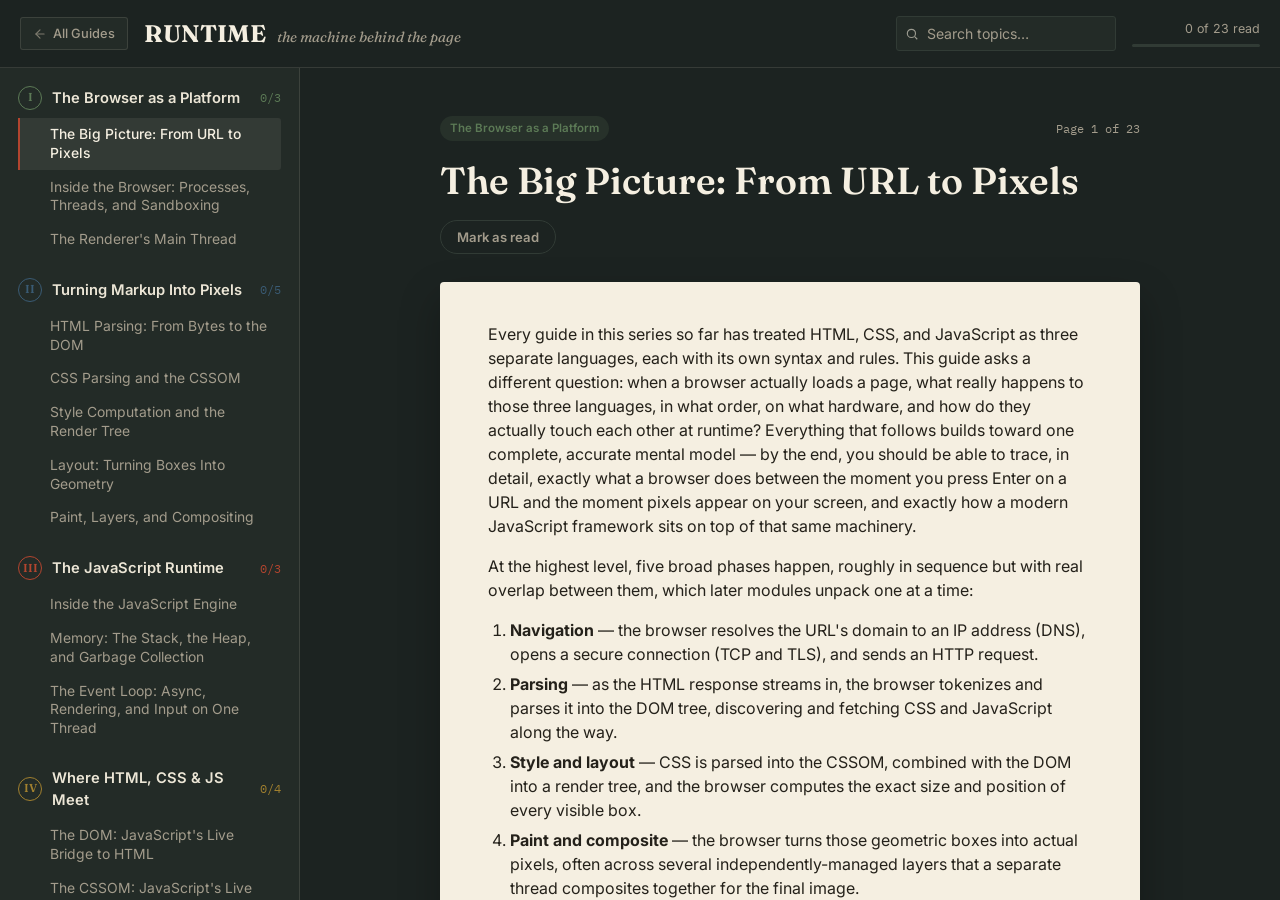
<file: runtime-guide/index.html>
<!DOCTYPE html>
<html lang="en">
<head>
<meta charset="UTF-8">
<meta name="viewport" content="width=device-width, initial-scale=1.0">
<title>Runtime — The Machine Behind the Page</title>
<meta name="description" content="A deep, theoretical guide to how HTML, CSS, and JavaScript actually run together, from browser architecture to application-layer patterns.">
<link rel="preconnect" href="https://fonts.googleapis.com">
<link rel="preconnect" href="https://fonts.gstatic.com" crossorigin>
<link href="https://fonts.googleapis.com/css2?family=Fraunces:ital,opsz,wght@0,9..144,340;0,9..144,480;0,9..144,600;0,9..144,680;1,9..144,500&family=Inter:wght@400;500;600;700&family=IBM+Plex+Mono:wght@400;500;600&display=swap" rel="stylesheet">
<meta property="og:title" content="Runtime — The Machine Behind the Page">
<meta property="og:description" content="A deep, theoretical guide to how HTML, CSS, and JavaScript actually run together, from browser architecture to application-layer patterns.">
<meta property="og:type" content="website">
<meta name="twitter:card" content="summary_large_image">
<meta name="twitter:title" content="Runtime — The Machine Behind the Page">
<meta name="twitter:description" content="A deep, theoretical guide to how HTML, CSS, and JavaScript actually run together, from browser architecture to application-layer patterns.">
<link rel="stylesheet" href="../css/styles.css">
<style>
  :root{
    --ink: #1c2321;
    --ink-2: #232b27;
    --ink-3: #313b35;
    --ink-line: rgba(233,227,211,0.12);
    --ink-text: #ece6d6;
    --ink-text-dim: #a39c8c;

    --paper: #f5efe1;
    --paper-dim: #eae1c9;
    --paper-line: rgba(36,33,26,0.14);
    --paper-text: #24211a;
    --paper-text-dim: #5c5646;

    --red: #b3452f;
    --red-dim: rgba(179,69,47,0.14);
    --blue: #3a5b74;
    --blue-dim: rgba(58,91,116,0.14);
    --sage: #5c7a56;
    --sage-dim: rgba(92,122,86,0.16);
    --gold: #a1802f;
    --gold-dim: rgba(161,128,47,0.17);
    --plum: #7a4a6b;
    --plum-dim: rgba(122,74,107,0.16);
    --teal: #3f7268;
    --teal-dim: rgba(63,114,104,0.16);

    --serif: 'Fraunces', Georgia, serif;
    --sans: 'Inter', -apple-system, BlinkMacSystemFont, sans-serif;
    --mono: 'IBM Plex Mono', 'SF Mono', Consolas, monospace;

    --masthead-h: 68px;
    --sidebar-w: 300px;
    --radius: 3px;
  }

  *{ box-sizing: border-box; }
  html, body{ margin:0; padding:0; }
  body{
    background: var(--ink);
    color: var(--ink-text);
    font-family: var(--sans);
    font-size: 16px;
    line-height: 1.5;
    -webkit-font-smoothing: antialiased;
  }
  h1,h2,h3,h4{ font-family: var(--serif); font-weight: 600; margin: 0; }
  button, input{ font-family: inherit; }
  button{ cursor: pointer; background:none; border:none; color:inherit; }
  a{ color: var(--blue); }
  #app .prose a{ color: var(--blue); text-decoration-thickness: 1px; }

  :focus-visible{ outline: 2px solid var(--red); outline-offset: 2px; }
  .visually-hidden{ position:absolute; width:1px; height:1px; padding:0; margin:-1px; overflow:hidden; clip:rect(0,0,0,0); white-space:nowrap; border:0; }

  /* ===== Masthead ===== */
  .masthead{
    height: var(--masthead-h);
    display:flex; align-items:center; gap:16px;
    padding: 0 20px;
    background: var(--ink);
    border-bottom: 1px solid var(--ink-line);
    position: relative;
    z-index: 20;
  }
  .drawer-toggle{
    display:none;
    flex-direction:column; gap:4px;
    padding:8px; margin-left:-8px;
  }
  .drawer-toggle span{ width:20px; height:2px; background:var(--ink-text); display:block; }
  .wordmark{ display:flex; align-items:baseline; gap:10px; white-space:nowrap; }
  .wordmark .mark{ font-family:var(--serif); font-weight:680; font-size:1.5rem; color:var(--paper); letter-spacing:0.01em; }
  .wordmark .sub{ font-family:var(--serif); font-style:italic; font-weight:400; font-size:0.92rem; color:var(--ink-text-dim); }
  .masthead-spacer{ flex:1; }
  .search-wrap{ position:relative; width: 220px; }
  .search-wrap input{
    width:100%; background: var(--ink-2); border:1px solid var(--ink-3); color: var(--ink-text);
    padding: 8px 12px 8px 30px; border-radius: var(--radius); font-size: 0.88rem;
  }
  .search-wrap input::placeholder{ color: var(--ink-text-dim); }
  .search-wrap svg{ position:absolute; left:9px; top:50%; transform:translateY(-50%); opacity:0.6; }
  .progress-wrap{ display:flex; flex-direction:column; gap:5px; min-width: 128px; }
  .progress-text{ font-size:0.78rem; color: var(--ink-text-dim); text-align:right; white-space:nowrap; }
  .progress-bar{ height:3px; background: var(--ink-3); border-radius:2px; overflow:hidden; }
  .progress-bar-fill{ height:100%; background: var(--red); width:0%; }
  @media (prefers-reduced-motion: no-preference){
    .progress-bar-fill{ transition: width 0.4s ease; }
  }

  /* ===== Layout ===== */
  .layout{ display:flex; height: calc(100vh - var(--masthead-h)); }

  .toc-panel{
    width: var(--sidebar-w); flex-shrink:0;
    background: var(--ink-2);
    border-right: 1px solid var(--ink-line);
    overflow-y:auto;
    padding: 18px 0 40px;
  }
  .toc-panel-head{ display:none; }
  .toc{ display:flex; flex-direction:column; gap:22px; padding: 0 18px; }

  .tier-head{ display:flex; align-items:center; gap:10px; margin-bottom:8px; }
  .stamp{
    width:24px; height:24px; border-radius:50%; border:1.5px solid currentColor;
    display:flex; align-items:center; justify-content:center;
    font-family: var(--serif); font-size:0.72rem; font-weight:600; flex-shrink:0;
  }
  .tier-label{ font-weight:600; font-size:0.92rem; color: var(--ink-text); flex:1; }
  .tier-count{ font-family: var(--mono); font-size:0.72rem; color: var(--ink-text-dim); }
  .tier-sage .stamp, .tier-sage .tier-count{ color: var(--sage); }
  .tier-blue .stamp, .tier-blue .tier-count{ color: var(--blue); }
  .tier-red .stamp, .tier-red .tier-count{ color: var(--red); }
  .tier-gold .stamp, .tier-gold .tier-count{ color: var(--gold); }
  .tier-plum .stamp, .tier-plum .tier-count{ color: var(--plum); }
  .tier-teal .stamp, .tier-teal .tier-count{ color: var(--teal); }

  .tier-list{ display:flex; flex-direction:column; gap:1px; }
  .toc-item{
    display:flex; align-items:center; gap:9px;
    text-align:left; width:100%; padding: 7px 10px 7px 8px;
    border-left: 2px solid transparent;
    color: var(--ink-text-dim); font-size: 0.87rem; border-radius: 0 var(--radius) var(--radius) 0;
    line-height:1.35;
  }
  .toc-item:hover{ background: rgba(233,227,211,0.05); color: var(--ink-text); }
  .toc-item.active{ background: rgba(233,227,211,0.08); color: var(--paper); border-left-color: var(--red); font-weight:500; }
  .toc-item.done{ color: var(--ink-text-dim); }
  .toc-item.done span:last-child{ opacity:0.75; }
  .toc-item .chk{ width:13px; flex-shrink:0; color: var(--sage); font-size:0.8rem; }

  .backdrop{ display:none; }

  /* ===== Page ===== */
  main.page{ flex:1; overflow-y:auto; padding: 48px 56px 90px; }
  .page-inner{ max-width: 700px; margin:0 auto; }

  .page-head{ display:flex; align-items:center; justify-content:space-between; margin-bottom:18px; }
  .tier-pill{ font-size:0.72rem; font-weight:600; padding:4px 10px; border-radius:20px; }
  .tier-pill-sage{ background: var(--sage-dim); color: var(--sage); }
  .tier-pill-blue{ background: var(--blue-dim); color: var(--blue); }
  .tier-pill-red{ background: var(--red-dim); color: var(--red); }
  .tier-pill-gold{ background: var(--gold-dim); color: var(--gold); }
  .tier-pill-plum{ background: var(--plum-dim); color: var(--plum); }
  .tier-pill-teal{ background: var(--teal-dim); color: var(--teal); }
  .page-count{ font-family: var(--mono); font-size:0.76rem; color: var(--ink-text-dim); }

  .topic-title{ color: var(--paper); font-size: clamp(1.7rem, 3vw, 2.35rem); line-height:1.15; margin-bottom:18px; }

  .topic-mark{ margin-bottom: 28px; }
  .mark-btn{
    font-size:0.82rem; font-weight:600; padding:8px 16px; border-radius:20px;
    border:1px solid var(--ink-3); color: var(--ink-text-dim);
  }
  .mark-btn:hover{ border-color: var(--sage); color: var(--sage); }
  .mark-btn.done{ background: var(--sage-dim); border-color: transparent; color: var(--sage); }

  .prose{ background: var(--paper); color: var(--paper-text); border-radius: 4px; padding: 40px 48px; box-shadow: 0 18px 40px rgba(0,0,0,0.28); }
  .prose p{ margin: 0 0 16px; max-width: 66ch; }
  .prose p:last-child{ margin-bottom:0; }
  .prose h4{ font-size:1.05rem; margin: 26px 0 10px; color: var(--paper-text); }
  .prose ul, .prose ol{ margin: 0 0 16px; padding-left: 22px; max-width: 64ch; }
  .prose li{ margin-bottom:6px; }
  .prose li:last-child{ margin-bottom:0; }
  .prose code{ font-family: var(--mono); background: var(--paper-dim); padding: 1px 5px; border-radius: 3px; font-size:0.88em; }
  .prose strong{ color: var(--paper-text); }
  .prose dt{ font-weight:600; margin-top:14px; }
  .prose dt:first-child{ margin-top:0; }
  .prose dd{ margin: 3px 0 0; color: var(--paper-text-dim); max-width: 62ch; }
  .prose table{ width:100%; border-collapse: collapse; margin: 4px 0 16px; }
  .prose th, .prose td{ text-align:left; padding: 9px 14px 9px 0; border-bottom: 1px solid var(--paper-line); font-size:0.92rem; vertical-align:top; }
  .prose thead th{ color: var(--paper-text-dim); font-weight:600; font-size:0.76rem; }
  .prose details{ border: 1px solid var(--paper-line); border-radius: 3px; padding: 12px 16px; margin-bottom: 10px; }
  .prose details[open]{ background: rgba(36,33,26,0.03); }
  .prose summary{ cursor:pointer; font-weight:600; font-size:0.96rem; }
  .prose details[open] summary{ margin-bottom: 8px; }
  .prose details p{ margin: 0; color: var(--paper-text-dim); }
  .prose kbd{ font-family: var(--mono); font-size:0.82em; background: var(--paper-dim); border: 1px solid var(--paper-line); border-radius: 3px; padding: 1px 6px; }
  .prose pre.inline-code-block{ font-family: var(--mono); background: var(--paper-dim); padding: 14px 16px; border-radius: 3px; overflow-x:auto; font-size:0.85rem; margin: 0 0 16px; }
  .diagram{ margin: 6px 0 24px; padding: 18px; background: var(--paper-dim); border-radius: 4px; overflow-x:auto; }
  .diagram svg{ display:block; margin: 0 auto; max-width:100%; height:auto; }
  .diagram-caption{ text-align:center; font-size:0.78rem; color: var(--paper-text-dim); margin-top:10px; font-style:italic; }

  .code-panel{ margin-top: 22px; border-radius: 4px; overflow:hidden; border: 1px solid var(--ink-3); }
  .code-head{ display:flex; align-items:center; gap:9px; background: var(--ink-2); padding: 9px 14px; }
  .code-dot{ width:8px; height:8px; border-radius:50%; }
  .dot-sage{ background: var(--sage); } .dot-blue{ background: var(--blue); } .dot-red{ background: var(--red); } .dot-gold{ background: var(--gold); }
  .dot-plum{ background: var(--plum); } .dot-teal{ background: var(--teal); }
  .code-filename{ font-family: var(--mono); font-size:0.78rem; color: var(--ink-text-dim); flex:1; }
  .copy-btn{ font-family: var(--mono); font-size:0.72rem; color: var(--ink-text-dim); border:1px solid var(--ink-3); padding:3px 9px; border-radius: 3px; }
  .copy-btn:hover{ color: var(--paper); border-color: var(--ink-text-dim); }
  .code-body{ margin:0; background: #141815; padding: 18px 20px; overflow-x:auto; }
  .code-body code{ font-family: var(--mono); font-size: 0.86rem; line-height:1.6; color: #d8d2c2; white-space:pre; }
  .tk-cm{ color:#7d8c82; font-style:italic; }
  .tk-tg{ color:#d68a6a; }
  .tk-at{ color:#8fb5a8; }
  .tk-str{ color:#c9a86f; }
  .tk-pn{ color:#8a9490; }
  .tk-kw{ color:#7fa3c9; }

  .keypoints{ margin-top:26px; background: var(--paper); border-radius:4px; padding: 26px 30px; box-shadow: 0 10px 26px rgba(0,0,0,0.22); }
  .keypoints h2{ font-size:1rem; color: var(--paper-text); margin-bottom:12px; }
  .keypoints ul{ list-style:none; margin:0; padding:0; display:flex; flex-direction:column; gap:9px; }
  .keypoints li{ position:relative; padding-left:16px; color: var(--paper-text); font-size:0.94rem; max-width: 62ch; }
  .keypoints li::before{ content:''; position:absolute; left:0; top:6px; width:6px; height:6px; border-radius:50%; background: var(--red); }

  .callout{ margin-top:20px; padding: 16px 20px; border-radius: 3px; border-left: 3px solid; font-size:0.92rem; max-width: 66ch; }
  .callout strong{ font-weight:600; }
  .callout-note{ background: var(--blue-dim); border-color: var(--blue); color: #d7e4ec; }
  .callout-mistake{ background: var(--red-dim); border-color: var(--red); color: #f0d9d2; }
  .callout-tip{ background: var(--gold-dim); border-color: var(--gold); color: #eee0c2; }

  .pager{ display:flex; justify-content:space-between; gap:16px; margin-top:40px; }
  .pager-btn{ display:flex; align-items:center; gap:10px; max-width:48%; padding:14px 16px; border:1px solid var(--ink-3); border-radius:4px; }
  .pager-btn:hover{ border-color: var(--red); }
  .pager-next{ margin-left:auto; text-align:right; flex-direction:row-reverse; }
  .pager-arrow{ color: var(--red); font-size:1.1rem; flex-shrink:0; }
  .pager-btn span > .pager-label{ display:block; font-size:0.72rem; color: var(--ink-text-dim); margin-bottom:2px; }
  .pager-btn span > .pager-title{ display:block; font-size:0.86rem; color: var(--ink-text); font-weight:500; line-height:1.3; }

  @media (prefers-reduced-motion: no-preference){
    main.page{ scroll-behavior:smooth; }
    .prose, .keypoints{ animation: rise 0.25s ease; }
    @keyframes rise{ from{ opacity:0; transform: translateY(6px); } to{ opacity:1; transform:none; } }
  }

  /* ===== Mobile ===== */
  @media (max-width: 900px){
    .search-wrap{ width: 150px; }
    .drawer-toggle{ display:flex; }
    .toc-panel{
      position: fixed; top:0; left:0; bottom:0; z-index:40;
      transform: translateX(-100%);
      box-shadow: 20px 0 40px rgba(0,0,0,0.4);
      padding-top:0;
    }
    @media (prefers-reduced-motion: no-preference){ .toc-panel{ transition: transform 0.25s ease; } }
    .toc-panel.open{ transform: translateX(0); }
    .toc-panel-head{ display:flex; align-items:center; justify-content:space-between; padding: 16px 18px; border-bottom:1px solid var(--ink-line); margin-bottom:14px; }
    .toc-panel-head span{ font-family: var(--serif); font-weight:600; color:var(--paper); }
    .drawer-close{ font-size:1.4rem; color: var(--ink-text-dim); line-height:1; }
    .backdrop.show{ display:block; position:fixed; inset:0; background: rgba(0,0,0,0.5); z-index:30; }
    main.page{ padding: 28px 18px 70px; }
    .prose{ padding: 26px 22px; }
    .keypoints{ padding: 20px 22px; }
    .pager-btn span > .pager-title{ display:none; }
    .wordmark .sub{ display:none; }
  }
</style>
</head>
<body>
<div id="app">
  <header class="masthead">
    <button class="drawer-toggle" id="drawerToggle" aria-label="Open table of contents"><span></span><span></span><span></span></button>
    <a href="../index.html" class="home-nav-link" title="Return to All Guides">
      <svg width="14" height="14" viewBox="0 0 24 24" fill="none" stroke="currentColor" stroke-width="2" stroke-linecap="round" stroke-linejoin="round"><path d="m12 19-7-7 7-7"/><path d="M19 12H5"/></svg>
      <span>All Guides</span>
    </a>
    <div class="wordmark"><span class="mark">RUNTIME</span><span class="sub">the machine behind the page</span></div>
    <div class="masthead-spacer"></div>
    <div class="search-wrap">
      <label for="search" class="visually-hidden">Search topics</label>
      <svg width="14" height="14" viewBox="0 0 24 24" fill="none" stroke="currentColor" stroke-width="2"><circle cx="11" cy="11" r="7"/><line x1="21" y1="21" x2="16.65" y2="16.65"/></svg>
      <input type="text" id="search" placeholder="Search topics…" autocomplete="off">
    </div>
    <div class="progress-wrap">
      <span class="progress-text" id="progressText">0 of 0 read</span>
      <div class="progress-bar"><div class="progress-bar-fill" id="progressBarFill"></div></div>
    </div>
  </header>

  <div class="layout">
    <aside class="toc-panel" id="tocPanel">
      <div class="toc-panel-head"><span>Contents</span><button class="drawer-close" id="drawerClose" aria-label="Close">×</button></div>
      <nav class="toc" id="toc"></nav>
    </aside>
    <div class="backdrop" id="backdrop"></div>
    <main class="page" id="page"><div class="page-inner" id="pageInner"></div></main>
  </div>
</div>

<!-- ============================================================
     CONTENT LIBRARY — every topic lives here as plain HTML.
     JS below reads this into structured data at load time.
     ============================================================ -->
<div id="library" hidden>

<!-- ===== PART1 TIER ===== -->


<article class="topic-tpl" data-id="big-picture" data-tier="part1" data-title="The Big Picture: From URL to Pixels">
  <div class="topic-body">

    <p>Every guide in this series so far has treated HTML, CSS, and JavaScript as three separate languages, each with its own syntax and rules. This guide asks a different question: when a browser actually loads a page, what really happens to those three languages, in what order, on what hardware, and how do they actually touch each other at runtime? Everything that follows builds toward one complete, accurate mental model — by the end, you should be able to trace, in detail, exactly what a browser does between the moment you press Enter on a URL and the moment pixels appear on your screen, and exactly how a modern JavaScript framework sits on top of that same machinery.</p>
    <p>At the highest level, five broad phases happen, roughly in sequence but with real overlap between them, which later modules unpack one at a time:</p>
    <ol>
      <li><strong>Navigation</strong> — the browser resolves the URL's domain to an IP address (DNS), opens a secure connection (TCP and TLS), and sends an HTTP request.</li>
      <li><strong>Parsing</strong> — as the HTML response streams in, the browser tokenizes and parses it into the DOM tree, discovering and fetching CSS and JavaScript along the way.</li>
      <li><strong>Style and layout</strong> — CSS is parsed into the CSSOM, combined with the DOM into a render tree, and the browser computes the exact size and position of every visible box.</li>
      <li><strong>Paint and composite</strong> — the browser turns those geometric boxes into actual pixels, often across several independently-managed layers that a separate thread composites together for the final image.</li>
      <li><strong>Scripting and interaction</strong> — JavaScript executes throughout this whole process (not only at the end), reading and mutating the DOM and CSSOM, responding to events, and potentially triggering some or all of the steps above to run again.</li>
    </ol>
    <p>The crucial idea to hold onto from this first module, which the rest of this guide exists to justify in detail: HTML, CSS, and JavaScript are not three independent tracks that happen to run at the same time. They are three inputs into one shared, ongoing pipeline, and JavaScript in particular can reach into almost any stage of that pipeline and force it to re-run. Understanding <em>where</em> the pipeline's expensive steps are, and <em>which</em> JavaScript operations force them to re-run, is the single most practical payoff of everything covered here — it's the actual reasoning behind nearly every performance rule stated as a flat fact in the HTML, CSS, and JavaScript guides ("prefer <code>transform</code> over <code>top</code>," "batch your DOM reads and writes," "microtasks run before the next macrotask"). Those rules stop being things to memorize once you can see the machine that makes them true.</p>
    
  </div>
  <ul class="topic-keypoints">
    <li>Navigation, parsing, style/layout, paint/composite, and scripting are the five broad phases — overlapping, not strictly sequential.</li>
    <li>HTML, CSS, and JS feed into one shared rendering pipeline, not three independent tracks.</li>
    <li>JavaScript can reach into nearly any stage of that pipeline and force it to re-run — this is the real reason behind most performance advice in the earlier guides.</li>
  </ul>
</article>

<article class="topic-tpl" data-id="processes-threads-sandboxing" data-tier="part1" data-title="Inside the Browser: Processes, Threads, and Sandboxing">
  <div class="topic-body">

    <p>A modern browser is not one program — it's several separate operating-system processes working together, a design every major browser engine converged on for the same two reasons: stability (one crashed tab shouldn't take down the whole browser or your other tabs) and security (a compromised web page should be trapped in a heavily restricted sandbox, unable to touch your files or other tabs directly).</p>
    <div class="diagram">
      <svg viewBox="0 0 720 300" xmlns="http://www.w3.org/2000/svg">
        <rect x="260" y="16" width="200" height="56" rx="4" fill="#eae1c9" stroke="#b3452f" stroke-width="1.5"/>
        <text x="360" y="40" text-anchor="middle" font-family="IBM Plex Mono, monospace" font-size="13" fill="#24211a" font-weight="600">Browser Process</text>
        <text x="360" y="58" text-anchor="middle" font-family="IBM Plex Mono, monospace" font-size="10" fill="#5c5646">UI, tabs, address bar, disk, network policy</text>

        <line x1="360" y1="72" x2="90" y2="150" stroke="#8a9490" stroke-width="1.5"/>
        <line x1="360" y1="72" x2="270" y2="150" stroke="#8a9490" stroke-width="1.5"/>
        <line x1="360" y1="72" x2="450" y2="150" stroke="#8a9490" stroke-width="1.5"/>
        <line x1="360" y1="72" x2="630" y2="150" stroke="#8a9490" stroke-width="1.5"/>

        <rect x="20" y="150" width="140" height="90" rx="4" fill="#f5efe1" stroke="#3a5b74" stroke-width="1.5"/>
        <text x="90" y="175" text-anchor="middle" font-family="IBM Plex Mono, monospace" font-size="11" fill="#24211a" font-weight="600">Renderer</text>
        <text x="90" y="190" text-anchor="middle" font-family="IBM Plex Mono, monospace" font-size="11" fill="#24211a" font-weight="600">Process (Tab 1)</text>
        <text x="90" y="210" text-anchor="middle" font-family="IBM Plex Mono, monospace" font-size="9" fill="#5c5646">DOM · CSSOM</text>
        <text x="90" y="224" text-anchor="middle" font-family="IBM Plex Mono, monospace" font-size="9" fill="#5c5646">JS engine</text>

        <rect x="200" y="150" width="140" height="90" rx="4" fill="#f5efe1" stroke="#3a5b74" stroke-width="1.5"/>
        <text x="270" y="175" text-anchor="middle" font-family="IBM Plex Mono, monospace" font-size="11" fill="#24211a" font-weight="600">Renderer</text>
        <text x="270" y="190" text-anchor="middle" font-family="IBM Plex Mono, monospace" font-size="11" fill="#24211a" font-weight="600">Process (Tab 2)</text>
        <text x="270" y="210" text-anchor="middle" font-family="IBM Plex Mono, monospace" font-size="9" fill="#5c5646">DOM · CSSOM</text>
        <text x="270" y="224" text-anchor="middle" font-family="IBM Plex Mono, monospace" font-size="9" fill="#5c5646">JS engine</text>

        <rect x="380" y="150" width="140" height="90" rx="4" fill="#f5efe1" stroke="#5c7a56" stroke-width="1.5"/>
        <text x="450" y="180" text-anchor="middle" font-family="IBM Plex Mono, monospace" font-size="11" fill="#24211a" font-weight="600">GPU Process</text>
        <text x="450" y="200" text-anchor="middle" font-family="IBM Plex Mono, monospace" font-size="9" fill="#5c5646">Compositing,</text>
        <text x="450" y="214" text-anchor="middle" font-family="IBM Plex Mono, monospace" font-size="9" fill="#5c5646">rasterization</text>

        <rect x="560" y="150" width="140" height="90" rx="4" fill="#f5efe1" stroke="#a1802f" stroke-width="1.5"/>
        <text x="630" y="180" text-anchor="middle" font-family="IBM Plex Mono, monospace" font-size="11" fill="#24211a" font-weight="600">Network Process</text>
        <text x="630" y="200" text-anchor="middle" font-family="IBM Plex Mono, monospace" font-size="9" fill="#5c5646">DNS, TCP/TLS,</text>
        <text x="630" y="214" text-anchor="middle" font-family="IBM Plex Mono, monospace" font-size="9" fill="#5c5646">HTTP, cache</text>

        <rect x="20" y="264" width="14" height="14" fill="none" stroke="#8a9490"/>
        <text x="40" y="275" font-family="IBM Plex Mono, monospace" font-size="10" fill="#5c5646">Lines = inter-process communication (IPC) — no process reaches into another's memory directly.</text>
      </svg>
      <div class="diagram-caption">A simplified Chromium-style multi-process architecture. Each renderer process is sandboxed and typically isolated per site.</div>
    </div>
    <p>The <strong>browser process</strong> is the one true orchestrator: it owns the address bar, tab strip, bookmarks, and disk access, and it's the only process with unrestricted access to your operating system. The <strong>renderer process</strong> is where HTML parsing, CSS parsing, layout, and JavaScript execution actually happen — modern browsers give each site (not just each tab) its own renderer process where possible, a policy usually called <em>site isolation</em>, specifically so a malicious or buggy page in one tab can't read memory belonging to a different site open in another tab. The <strong>GPU process</strong> handles the final compositing and rasterization step (covered fully in the paint/composite module), offloading that work to graphics hardware. A <strong>network process</strong> centralizes DNS lookups, TLS handshakes, HTTP requests, and the disk cache, so every renderer process shares one consistent, centrally-managed cache and connection pool rather than each tab managing its own.</p>
    <p>Every renderer process runs inside a strict OS-level sandbox: by design, it cannot directly open files, access arbitrary network sockets, or talk to other processes except through tightly controlled inter-process communication (IPC) channels back to the browser process. This is precisely why a web page cannot simply read a file from your hard drive, no matter what JavaScript runs inside it — the renderer process itself is physically incapable of the underlying system call, regardless of what the script tries to do.</p>
    
  </div>
  <ul class="topic-keypoints">
    <li>A browser is several cooperating OS processes, not one program — for crash isolation and security.</li>
    <li>The renderer process is where HTML/CSS parsing, layout, and JS execution happen — and modern browsers isolate it per site.</li>
    <li>A sandboxed renderer process cannot touch the filesystem or other processes directly, no matter what JavaScript inside it tries to do.</li>
  </ul>
</article>

<article class="topic-tpl" data-id="renderer-main-thread" data-tier="part1" data-title="The Renderer's Main Thread">
  <div class="topic-body">

    <p>Inside a single renderer process, most of the work this entire guide is about — HTML parsing, CSS parsing, style calculation, layout, most of paint, and every line of your JavaScript — happens on one specific thread, universally called the <strong>main thread</strong> (this is the exact same "single thread" the JavaScript guide's event loop topic referred to; this module explains what else is competing for time on it). The main thread genuinely does one thing at a time — it cannot run two of your event handlers simultaneously, and it cannot run your JavaScript and recalculate layout at the same literal instant. Everything the main thread needs to do gets interleaved: a task here, a layout recalculation there, a paint step, a batch of microtasks, back to another task.</p>
    <p>This single-thread design is a deliberate trade-off, not an oversight. It sidesteps an entire category of hard problems: your JavaScript never needs a lock or a mutex to safely read or write the DOM, because nothing else can possibly be touching it at the same instant your code runs. The cost of that simplicity is exactly what the JavaScript guide's memory/performance topic warned about: a slow synchronous function, a very large loop, or an expensive layout recalculation genuinely freezes everything else on that thread — the page stops responding to clicks, scrolling stutters, animations stop — because there is no other main-thread work happening concurrently to pick up the slack.</p>
    <p>Two escape hatches exist, and both matter for the application-layer modules later in this guide. First, a small number of expensive operations — most notably compositing, covered in the paint module — are deliberately handed off to a separate <strong>compositor thread</strong> inside the same renderer process, specifically so that scrolling and certain animations can keep running smoothly even while the main thread is briefly busy. Second, genuinely heavy computation can be moved off the main thread entirely using a <strong>Web Worker</strong>, a real, separate thread with its own event loop that simply cannot touch the DOM directly — covered in full in this guide's application-layer part, once the DOM itself has been properly introduced.</p>
    
  </div>
  <ul class="topic-keypoints">
    <li>HTML/CSS parsing, layout, most paint work, and all your JavaScript share one main thread inside the renderer process.</li>
    <li>Single-threaded execution avoids needing locks around the DOM, at the cost of one slow function freezing everything else.</li>
    <li>A separate compositor thread and, for heavy computation, Web Workers are the two ways work escapes the main thread.</li>
  </ul>
  <div class="topic-note" data-kind="note">This is the same thread — and the same event loop — the JavaScript guide's event loop topic described. This guide adds the missing piece: that thread isn't only running your callbacks, it's running the entire rendering pipeline too, competing for the same time.</div>
</article>


<!-- ===== PART2 TIER ===== -->


<article class="topic-tpl" data-id="html-parsing-to-dom" data-tier="part2" data-title="HTML Parsing: From Bytes to the DOM">
  <div class="topic-body">

    <p>An HTML response arrives at the browser as a stream of raw bytes, not text — the first real step is decoding those bytes into characters using the encoding declared by the <code>&lt;meta charset&gt;</code> tag (or an HTTP header), exactly the mechanism the HTML guide's entities topic assumed but didn't explain the origin of. From there, HTML parsing runs in two connected stages: <strong>tokenization</strong>, which scans the character stream and produces a sequence of tokens (start tag, end tag, text, comment, and so on), and <strong>tree construction</strong>, which consumes those tokens one at a time and builds the actual DOM tree — the same tree structure <code>document.querySelector</code> and every other DOM API in the JavaScript guide operate on.</p>
    <p>The HTML guide mentioned, almost in passing, that HTML parsing is deliberately fault-tolerant — unknown tags are treated as unstyled inline elements, and the page keeps rendering. This module explains the mechanism behind that: the HTML specification defines an extremely detailed, exact algorithm for exactly how to recover from broken markup — a missing closing tag, mismatched nesting, text in the wrong place — and every major browser implements that same recovery algorithm identically. This is precisely why a page with genuinely invalid HTML still renders consistently, the same way, in every browser: fault tolerance isn't each browser guessing independently, it's a fully specified, standardized behavior.</p>
    <div class="diagram">
      <svg viewBox="0 0 620 150" xmlns="http://www.w3.org/2000/svg">
        <rect x="10" y="50" width="130" height="50" rx="4" fill="#eae1c9" stroke="#3a5b74" stroke-width="1.5"/>
        <text x="75" y="80" text-anchor="middle" font-family="IBM Plex Mono, monospace" font-size="12" fill="#24211a">Bytes</text>
        <line x1="140" y1="75" x2="180" y2="75" stroke="#8a9490" stroke-width="1.5" marker-end="url(#arrow1)"/>

        <rect x="185" y="50" width="150" height="50" rx="4" fill="#eae1c9" stroke="#3a5b74" stroke-width="1.5"/>
        <text x="260" y="72" text-anchor="middle" font-family="IBM Plex Mono, monospace" font-size="11" fill="#24211a">Tokenizer</text>
        <text x="260" y="88" text-anchor="middle" font-family="IBM Plex Mono, monospace" font-size="9" fill="#5c5646">chars → tokens</text>
        <line x1="335" y1="75" x2="375" y2="75" stroke="#8a9490" stroke-width="1.5" marker-end="url(#arrow1)"/>

        <rect x="380" y="50" width="150" height="50" rx="4" fill="#eae1c9" stroke="#3a5b74" stroke-width="1.5"/>
        <text x="455" y="72" text-anchor="middle" font-family="IBM Plex Mono, monospace" font-size="11" fill="#24211a">Tree Construction</text>
        <text x="455" y="88" text-anchor="middle" font-family="IBM Plex Mono, monospace" font-size="9" fill="#5c5646">tokens → DOM</text>
        <line x1="535" y1="75" x2="575" y2="75" stroke="#8a9490" stroke-width="1.5" marker-end="url(#arrow1)"/>

        <rect x="10" y="50" width="0" height="0"/>
        <text x="600" y="80" text-anchor="middle" font-family="Fraunces, serif" font-size="13" fill="#b3452f" font-weight="600">DOM</text>
        <defs>
          <marker id="arrow1" markerWidth="8" markerHeight="8" refX="6" refY="4" orient="auto"><path d="M0,0 L8,4 L0,8 z" fill="#8a9490"/></marker>
        </defs>
      </svg>
    </div>
    <p>Critically, this parsing is <strong>incremental and streaming</strong>, not all-or-nothing: the browser begins tokenizing and building the DOM as soon as the first bytes arrive, without waiting for the entire HTML document to finish downloading — this is exactly why a large page's top content can appear before the rest has even arrived over the network, and it's the reason "placement in the document" (covered in the HTML guide's performance topic) has a real, physical effect on load time. While doing this, the browser also runs a <strong>preload scanner</strong> alongside the main parser — a lightweight secondary scan that looks ahead in the still-arriving HTML purely to spot references to other resources (images, stylesheets, scripts) and start fetching them immediately, before the main parser has even reached that point in the document. This is why a <code>&lt;script&gt;</code> or <code>&lt;link&gt;</code> near the top of a file doesn't have to fully block every other resource from starting its download, even though it may still block rendering — those are two genuinely separate concerns this module's later companions unpack fully.</p>
    
  </div>
  <div class="topic-code" data-lang="html" data-filename="malformed.html">&lt;p&gt;This paragraph is &lt;b&gt;never closed
&lt;p&gt;The parser recovers and starts a new paragraph anyway,
closing the previous one automatically — exactly as the spec requires.</div>
  <ul class="topic-keypoints">
    <li>HTML parsing is tokenization (chars → tokens) followed by tree construction (tokens → DOM).</li>
    <li>Error recovery from broken markup is a fully specified algorithm, not per-browser guessing — which is why it renders the same everywhere.</li>
    <li>Parsing is incremental and streaming, and a separate preload scanner starts fetching resources before the main parser even reaches them.</li>
  </ul>
</article>

<article class="topic-tpl" data-id="css-parsing-cssom" data-tier="part2" data-title="CSS Parsing and the CSSOM">
  <div class="topic-body">

    <p>CSS is parsed in essentially the same two-stage shape as HTML — tokenizing raw text into meaningful pieces (selectors, properties, values), then building a tree — but the resulting structure is a separate tree entirely, the <strong>CSSOM</strong> (CSS Object Model), not part of the DOM. Every stylesheet a page loads (external, internal <code>&lt;style&gt;</code>, and inline <code>style</code> attributes, from the CSS guide's very first module) eventually feeds into this one shared CSSOM.</p>
    <p>One detail explains a whole category of behavior from the CSS guide's cascade module: CSS parsing itself doesn't resolve the cascade, compute specificity winners, or decide inheritance — it just builds a structural tree of every rule exactly as written, selectors and all. The actual winner-picking (specificity comparison, source order, <code>!important</code>, cascade layers) happens later, during the style computation step (its own module shortly), applied against this already-built CSSOM combined with the DOM. This separation is also exactly why cascade layers and media queries can be represented directly inside the CSSOM as structural nodes, rather than needing to be evaluated during parsing itself.</p>
    <p>CSS parsing carries no error-recovery drama the way HTML's does, for a simpler underlying reason: an unrecognized property or an invalid value is trivial to handle — the parser just discards that one declaration and moves on to the next, with no ambiguity about how to "recover" the way a mismatched HTML tag creates. This is exactly why browsers can ship experimental or vendor-specific CSS properties, and why using a property a given browser doesn't support fails silently and safely rather than breaking the rest of the stylesheet.</p>
    <p>The consequence that actually matters for real performance, already stated as a flat rule in the HTML guide's performance module, finally gets its full explanation here: CSS is <strong>render-blocking</strong> by default. The browser deliberately withholds the very first paint until it has processed every stylesheet it currently knows about, specifically to avoid a visible "flash" where unstyled content briefly renders and then jumps once real styles apply a moment later. <code>&lt;link rel="preload"&gt;</code> and resource hints (from the CSS guide's performance module) don't remove this blocking behavior — they only make the required stylesheet arrive sooner, shrinking the delay rather than eliminating the underlying constraint.</p>
    
  </div>
  <ul class="topic-keypoints">
    <li>CSS parsing builds the CSSOM, a separate tree from the DOM, structurally mirroring every rule as written.</li>
    <li>The cascade (specificity, source order, layers) is resolved later, during style computation — not during parsing itself.</li>
    <li>CSS is render-blocking by design, specifically to prevent a flash of unstyled content — not an accidental limitation.</li>
  </ul>
</article>

<article class="topic-tpl" data-id="style-computation-render-tree" data-tier="part2" data-title="Style Computation and the Render Tree">
  <div class="topic-body">

    <p>With both the DOM and the CSSOM built, the browser walks the DOM tree and, for every single node, computes its final, fully-resolved <strong>computed style</strong> — every CSS property that applies to it, after the cascade has picked a winner among every competing rule, after inheritance has filled in anything not explicitly set, and after relative values like <code>em</code>, <code>%</code>, or <code>var()</code> have been resolved against context. This is the exact value <code>getComputedStyle()</code> returns when called from JavaScript, a method covered in full in this guide's CSSOM-bridge module.</p>
    <p>The DOM and the computed styles are then combined into a distinct structure called the <strong>render tree</strong> — and this is the first point in the whole pipeline where DOM nodes can be genuinely excluded rather than merely hidden. A node with <code>display: none</code> (from the CSS guide's display module) is left out of the render tree entirely — it gets no box, no layout, no paint, nothing — while a node styled with <code>visibility: hidden</code> still gets a full box in the render tree, reserving its layout space, just with nothing actually painted into it. This single distinction is the deep, structural reason those two properties behave so differently, beyond the flat rule stated back in the CSS guide.</p>
    <p><code>::before</code> and <code>::after</code> pseudo-elements (also from the CSS guide) genuinely enter the render tree as real boxes at this exact stage, generated fresh from their <code>content</code> property — despite never existing as actual nodes anywhere in the DOM tree itself, which is exactly why <code>document.querySelectorAll('*')</code> from JavaScript will never find one: the DOM and the render tree are related but are not the same tree, and JavaScript's DOM APIs only ever see the former.</p>
    
  </div>
  <ul class="topic-keypoints">
    <li>Computed style resolves the cascade, inheritance, and relative units into one final value per property, per element.</li>
    <li>The render tree combines the DOM with computed styles — <code>display: none</code> nodes are excluded entirely; <code>visibility: hidden</code> nodes still get a box.</li>
    <li><code>::before</code>/<code>::after</code> exist only in the render tree, never in the DOM — invisible to <code>querySelector</code> and friends.</li>
  </ul>
</article>

<article class="topic-tpl" data-id="layout-geometry" data-tier="part2" data-title="Layout: Turning Boxes Into Geometry">
  <div class="topic-body">

    <p>The render tree knows <em>what</em> should appear and roughly what it should look like, but not yet <em>where</em>, or exactly how large. <strong>Layout</strong> — often still called <strong>reflow</strong>, its older name — is the step that walks the render tree and computes the exact pixel position and size of every single box: this is the stage where the CSS guide's box model, flexbox, and grid algorithms actually execute as real, concrete geometry, turning declarative rules like <code>flex: 1</code> or <code>grid-template-columns: repeat(auto-fit, minmax(200px, 1fr))</code> into one specific, final rectangle per element.</p>
    <p>Layout is one of the most expensive operations in the entire pipeline, because it's inherently relational rather than local: changing one element's width can shift its siblings, which can shift its parent's height, which can shift everything after it on the page. For this reason, an engine can rarely re-lay-out just the one element that changed — a change often forces recomputation across a meaningful portion of the tree, sometimes the whole page. This single fact is the actual mechanical justification behind "layout thrashing," a term used but not fully derived in the CSS and JavaScript performance modules — it happens when JavaScript alternates writing a style and then immediately reading a geometric property (like <code>offsetHeight</code> or <code>getBoundingClientRect()</code>) in a tight loop.</p>
    <p>Reading a geometric property normally uses whatever layout the browser last computed — cheap. But if JavaScript has just written a style that could plausibly have changed the geometry, the browser can no longer trust its last layout, so it's forced to run an entire synchronous layout pass immediately, right there in the middle of your script, purely to answer that one read accurately — a "forced synchronous layout." Interleaving writes and reads, as in the first example below, forces this expensive recomputation on every single iteration; batching all reads before all writes, as in the second, allows one single layout pass to answer every read at once.</p>
    
  </div>
  <div class="topic-code" data-lang="js" data-filename="layout-thrashing.js">// BAD: forces a fresh, synchronous layout on every single iteration
boxes.forEach(box =&gt; {
  box.style.width = box.offsetWidth + 10 + "px"; // write
  console.log(box.offsetHeight);                  // read — forces layout NOW
});

// GOOD: all reads happen first, then all writes — one layout total
const heights = boxes.map(box =&gt; box.offsetHeight);  // read, read, read
boxes.forEach((box, i) =&gt; {
  box.style.width = heights[i] + 10 + "px";           // write, write, write
});</div>
  <ul class="topic-keypoints">
    <li>Layout computes the exact position and size of every box — where the box model, flexbox, and grid algorithms actually execute.</li>
    <li>Layout is relational, not local — one change can force recomputation across much of the tree.</li>
    <li>Interleaving style writes with geometry reads forces a synchronous layout on every iteration; batching reads before writes avoids it.</li>
  </ul>
  <div class="topic-note" data-kind="mistake">This is the real, underlying mechanism behind "layout thrashing" — a term used in earlier guides without fully explaining why alternating reads and writes is specifically what's expensive.</div>
</article>

<article class="topic-tpl" data-id="paint-layers-compositing" data-tier="part2" data-title="Paint, Layers, and Compositing">
  <div class="topic-body">

    <p>With exact geometry now known, <strong>paint</strong> turns each box into actual drawing instructions — fill this rectangle with this color, draw this text, apply this shadow — for every visible pixel. Rather than painting the entire page as one single flat image, the browser can split parts of the page into separate <strong>layers</strong>, promoting an element onto its own layer when it has a good reason to expect that element will change independently and often — a <code>position: fixed</code> header, an element with a CSS <code>transform</code> or <code>opacity</code> transition, or one explicitly hinted with <code>will-change</code>, exactly as covered in the CSS guide's performance module.</p>
    <p>Layers matter because of what happens next: a separate <strong>compositor thread</strong> — distinct from the main thread that ran layout and most of paint — takes these independently-painted layers and combines them into the final on-screen image, and critically, it can do this combination work on the GPU without going back to the main thread at all. This is the complete, concrete answer to why <code>transform</code> and <code>opacity</code> are so much cheaper to animate than <code>top</code>/<code>left</code>/<code>width</code>: animating a transform or opacity on its own layer only requires the compositor thread to re-combine already-painted layers in a new position or with new transparency — no new layout, often no new paint at all — while animating <code>top</code> or <code>width</code> changes the actual geometry, forcing the full and expensive layout → paint → composite sequence to run again, on the main thread, every single frame.</p>
    <div class="diagram">
      <svg viewBox="0 0 700 130" xmlns="http://www.w3.org/2000/svg">
        <rect x="10" y="40" width="110" height="50" rx="4" fill="#eae1c9" stroke="#3a5b74" stroke-width="1.5"/>
        <text x="65" y="70" text-anchor="middle" font-family="IBM Plex Mono, monospace" font-size="11" fill="#24211a">DOM+CSSOM</text>
        <line x1="120" y1="65" x2="150" y2="65" stroke="#8a9490" stroke-width="1.5" marker-end="url(#arrow2)"/>

        <rect x="155" y="40" width="100" height="50" rx="4" fill="#eae1c9" stroke="#a1802f" stroke-width="1.5"/>
        <text x="205" y="70" text-anchor="middle" font-family="IBM Plex Mono, monospace" font-size="11" fill="#24211a">Style</text>
        <line x1="255" y1="65" x2="285" y2="65" stroke="#8a9490" stroke-width="1.5" marker-end="url(#arrow2)"/>

        <rect x="290" y="40" width="100" height="50" rx="4" fill="#eae1c9" stroke="#b3452f" stroke-width="1.5"/>
        <text x="340" y="70" text-anchor="middle" font-family="IBM Plex Mono, monospace" font-size="11" fill="#24211a">Layout</text>
        <line x1="390" y1="65" x2="420" y2="65" stroke="#8a9490" stroke-width="1.5" marker-end="url(#arrow2)"/>

        <rect x="425" y="40" width="100" height="50" rx="4" fill="#eae1c9" stroke="#5c7a56" stroke-width="1.5"/>
        <text x="475" y="70" text-anchor="middle" font-family="IBM Plex Mono, monospace" font-size="11" fill="#24211a">Paint</text>
        <line x1="525" y1="65" x2="555" y2="65" stroke="#8a9490" stroke-width="1.5" marker-end="url(#arrow2)"/>

        <rect x="560" y="40" width="130" height="50" rx="4" fill="#eae1c9" stroke="#7a4a6b" stroke-width="1.5"/>
        <text x="625" y="62" text-anchor="middle" font-family="IBM Plex Mono, monospace" font-size="10" fill="#24211a">Composite</text>
        <text x="625" y="78" text-anchor="middle" font-family="IBM Plex Mono, monospace" font-size="8" fill="#5c5646">(compositor thread + GPU)</text>
        <defs><marker id="arrow2" markerWidth="8" markerHeight="8" refX="6" refY="4" orient="auto"><path d="M0,0 L8,4 L0,8 z" fill="#8a9490"/></marker></defs>
      </svg>
      <div class="diagram-caption">The full rendering pipeline, start to finish. A <code>transform</code>/<code>opacity</code> animation can often skip straight from Style to Composite.</div>
    </div>
    
  </div>
  <ul class="topic-keypoints">
    <li>Paint converts sized-and-positioned boxes into drawing instructions, potentially split across independent layers.</li>
    <li>A separate compositor thread combines layers on the GPU, without involving the main thread.</li>
    <li>This is the full mechanical reason <code>transform</code>/<code>opacity</code> can skip layout and paint entirely, while <code>top</code>/<code>width</code> cannot.</li>
  </ul>
</article>


<!-- ===== PART3 TIER ===== -->


<article class="topic-tpl" data-id="inside-js-engine" data-tier="part3" data-title="Inside the JavaScript Engine">
  <div class="topic-body">

    <p>The JavaScript guide treated <code>console.log</code> and arrow functions as things you simply write; this module opens up what actually happens to that text between the moment it leaves your editor and the moment it executes. A JavaScript engine — V8 in Chrome and Node.js, SpiderMonkey in Firefox — is itself a small pipeline, mirroring the same "parse, then process" shape already seen twice in this guide for HTML and CSS.</p>
    <p>First, a parser tokenizes and parses your source text into an <strong>AST</strong> (Abstract Syntax Tree) — a structural tree representation of your code's actual grammar: this expression is a function call, this is a binary addition, this is a variable declaration. From there, rather than interpreting that tree directly (which would be relatively slow), modern engines compile it down to a compact <strong>bytecode</strong> — V8 calls its bytecode interpreter <em>Ignition</em> — and execute that instead, already meaningfully faster than walking the raw AST on every single execution.</p>
    <p>The genuinely clever part, and the real reason JavaScript performs competitively with far more traditionally "compiled" languages despite feeling like a casually interpreted scripting language, is the <strong>JIT (Just-In-Time) compiler</strong> — V8's is called <em>TurboFan</em>. While your bytecode runs, the engine quietly watches which functions get called repeatedly and, crucially, what <em>shapes</em> of data they're consistently called with — a function repeatedly called with plain objects that always have the same properties, in the same order, is an excellent optimization candidate. Once a function is identified as "hot" in this way, the JIT compiles it directly to genuine machine code, tailored to those specific observed shapes, entirely bypassing the bytecode interpreter for future calls. If that same function later gets called with a differently-shaped object than the JIT optimized for, the engine "deoptimizes," discarding the fast machine code and falling back to the safer, general bytecode path — a real, measurable performance cliff, and the concrete engineering reason a piece of advice sometimes offered for hot code paths is to keep object shapes consistent (the same properties, added in the same order, on every instance) rather than adding or removing properties dynamically after creation.</p>
    <p>This entire process — parse, generate bytecode, execute, watch, optimize, occasionally deoptimize — happens automatically and invisibly, but it is the concrete reason a first call to a function is typically slower than the hundredth, and it's why genuinely reliable JavaScript performance measurement requires "warming up" the code being measured rather than trusting a single cold run.</p>
    
  </div>
  <ul class="topic-keypoints">
    <li>A JS engine parses source into an AST, compiles that to bytecode, and executes the bytecode — the same parse-then-process shape as HTML and CSS.</li>
    <li>A JIT compiler (TurboFan in V8) promotes frequently-run, consistently-shaped code to real machine code for a large speedup.</li>
    <li>A function later called with an inconsistently-shaped object can be "deoptimized" back to the slower path — a real, measurable cliff.</li>
  </ul>
</article>

<article class="topic-tpl" data-id="memory-stack-heap-gc" data-tier="part3" data-title="Memory: The Stack, the Heap, and Garbage Collection">
  <div class="topic-body">

    <p>JavaScript's memory splits into two genuinely different regions, and understanding both explains exactly why the closures topic in the JavaScript guide works the way it does. The <strong>call stack</strong> holds function calls themselves — each call pushes a new "frame" containing its local variables and where to return to when it finishes; the frame is popped and its memory reclaimed immediately once the function returns. This stack is also exactly what a "stack trace" in an error actually traces, and exactly what "stack overflow" means literally: too many nested calls (commonly uncontrolled recursion) push more frames than the fixed stack space allows.</p>
    <p>The <strong>heap</strong> is a much larger, less structured region where objects, arrays, and functions themselves actually live — anything whose size isn't known in advance or that needs to outlive the specific function call that created it. This is precisely where closures come from, mechanically: when the JavaScript guide's <code>makeCounter()</code> example returns an inner function that still references <code>count</code>, that <code>count</code> variable cannot live on the stack, since the stack frame for <code>makeCounter()</code> itself is popped the moment it returns — so the engine allocates it on the heap instead, and the returned function keeps a live reference to that heap location for as long as the function itself exists.</p>
    <p><strong>Garbage collection</strong> is the process that reclaims heap memory automatically, and modern engines use a "mark and sweep" strategy at heart: periodically pause, walk every reachable reference starting from known roots (global variables, currently-executing call stacks), mark everything genuinely still reachable, then free everything left unmarked. This is the precise mechanical definition of a "memory leak" from the JavaScript guide's performance module: an object is not leaked because it's large or old, but specifically because some reference chain — often a forgotten event listener or an active <code>setInterval</code> — still connects it back to a root, keeping it perpetually "reachable" and therefore never eligible for collection, even though nothing in the program will ever meaningfully use it again.</p>
    
  </div>
  <div class="topic-code" data-lang="js" data-filename="stack-vs-heap.js">function makeCounter() {
  let count = 0;              // lives on the heap — referenced by the closure below
  return function increment() {
    count++;                  // reads/writes the heap-allocated 'count'
    return count;
  };
}                              // makeCounter's own stack frame is popped here —
                               // but 'count' survives, because the heap keeps it alive</div>
  <ul class="topic-keypoints">
    <li>The call stack holds function frames, popped immediately on return; the heap holds objects and closed-over variables that must outlive a single call.</li>
    <li>A closure's captured variables physically live on the heap — that's the mechanical reason they survive after the outer function returns.</li>
    <li>Garbage collection frees heap memory nothing can still reach — a leak is specifically a lingering reference chain, not an object being simply "old" or "large."</li>
  </ul>
</article>

<article class="topic-tpl" data-id="event-loop-in-context" data-tier="part3" data-title="The Event Loop: Async, Rendering, and Input on One Thread">
  <div class="topic-body">

    <p>The JavaScript guide's advanced tier explained microtasks fully draining before the next macrotask runs, and proved it with a <code>setTimeout</code>-versus-<code>Promise</code> ordering example. This module places that exact mechanism inside the bigger picture this guide has been building: the event loop isn't a JavaScript-only abstraction running in isolation — it's the same main thread from this guide's Part I, and the browser's own rendering work is interleaved into that identical loop, on genuinely equal footing with your callbacks.</p>
    <div class="diagram">
      <svg viewBox="0 0 640 320" xmlns="http://www.w3.org/2000/svg">
        <rect x="240" y="10" width="160" height="50" rx="4" fill="#eae1c9" stroke="#b3452f" stroke-width="1.5"/>
        <text x="320" y="40" text-anchor="middle" font-family="IBM Plex Mono, monospace" font-size="12" fill="#24211a" font-weight="600">Call Stack</text>

        <rect x="20" y="120" width="170" height="60" rx="4" fill="#eae1c9" stroke="#3a5b74" stroke-width="1.5"/>
        <text x="105" y="145" text-anchor="middle" font-family="IBM Plex Mono, monospace" font-size="11" fill="#24211a">Web APIs</text>
        <text x="105" y="162" text-anchor="middle" font-family="IBM Plex Mono, monospace" font-size="9" fill="#5c5646">timers, fetch, DOM events</text>

        <rect x="235" y="120" width="170" height="60" rx="4" fill="#eae1c9" stroke="#5c7a56" stroke-width="1.5"/>
        <text x="320" y="145" text-anchor="middle" font-family="IBM Plex Mono, monospace" font-size="11" fill="#24211a">Microtask Queue</text>
        <text x="320" y="162" text-anchor="middle" font-family="IBM Plex Mono, monospace" font-size="9" fill="#5c5646">promise callbacks</text>

        <rect x="450" y="120" width="170" height="60" rx="4" fill="#eae1c9" stroke="#a1802f" stroke-width="1.5"/>
        <text x="535" y="145" text-anchor="middle" font-family="IBM Plex Mono, monospace" font-size="11" fill="#24211a">Task Queue</text>
        <text x="535" y="162" text-anchor="middle" font-family="IBM Plex Mono, monospace" font-size="9" fill="#5c5646">setTimeout, click events</text>

        <rect x="235" y="230" width="170" height="60" rx="4" fill="#eae1c9" stroke="#7a4a6b" stroke-width="1.5"/>
        <text x="320" y="255" text-anchor="middle" font-family="IBM Plex Mono, monospace" font-size="11" fill="#24211a">Rendering Steps</text>
        <text x="320" y="272" text-anchor="middle" font-family="IBM Plex Mono, monospace" font-size="9" fill="#5c5646">style · layout · paint</text>

        <line x1="240" y1="35" x2="190" y2="145" stroke="#8a9490" stroke-width="1.2" stroke-dasharray="3,3"/>
        <line x1="235" y1="145" x2="320" y2="60" stroke="#8a9490" stroke-width="1.5" marker-end="url(#arrow3)"/>
        <line x1="450" y1="145" x2="400" y2="60" stroke="#8a9490" stroke-width="1.5" marker-end="url(#arrow3)"/>
        <line x1="320" y1="180" x2="320" y2="230" stroke="#8a9490" stroke-width="1.2" stroke-dasharray="3,3"/>
        <defs><marker id="arrow3" markerWidth="8" markerHeight="8" refX="6" refY="4" orient="auto"><path d="M0,0 L8,4 L0,8 z" fill="#8a9490"/></marker></defs>
      </svg>
      <div class="diagram-caption">One loop iteration: run a task → drain the entire microtask queue → possibly run rendering steps → repeat.</div>
    </div>
    <p>Concretely, each pass of the loop looks roughly like this: run one task from the task queue (a <code>setTimeout</code> callback, a click handler) to completion; then fully drain the microtask queue — every promise callback, including any new ones added while draining; then, <em>if the browser judges it's a good moment</em> (typically once per frame, roughly every 16.7 milliseconds for a 60Hz screen), run the rendering steps covered across this guide's whole second part — recalculate style, run layout, paint, composite; then go back and pull the next task. This is exactly why a single JavaScript task that runs for hundreds of milliseconds — a large synchronous loop, an expensive computation with no <code>await</code> anywhere inside it — visibly freezes the page: rendering literally cannot run until that task finishes and control returns to the loop, because they share the exact same thread, taking turns rather than running concurrently.</p>
    <p>Two APIs exist specifically to cooperate with this rhythm rather than fight it. <code>requestAnimationFrame(callback)</code> schedules a callback to run right before the browser's next paint — the correct, purpose-built tool for any JavaScript-driven visual animation, since it guarantees your code runs at exactly the moment it's actually useful, and the browser will skip calling it altogether for a tab that isn't currently visible, saving battery for free. <code>requestIdleCallback(callback)</code> schedules low-priority work to run only during genuine idle gaps in the loop, after higher-priority tasks and rendering have already had their turn — well suited to analytics reporting or background data prefetching that shouldn't be allowed to compete with anything the user can actually perceive.</p>
    
  </div>
  <ul class="topic-keypoints">
    <li>Rendering steps (style, layout, paint) are interleaved into the exact same event loop as your JavaScript tasks — not a separate process.</li>
    <li>A long-running synchronous JavaScript task blocks rendering entirely, because they share one thread and take turns.</li>
    <li><code>requestAnimationFrame</code> and <code>requestIdleCallback</code> exist to cooperate with this rhythm for animation and low-priority work respectively.</li>
  </ul>
</article>


<!-- ===== PART4 TIER ===== -->


<article class="topic-tpl" data-id="dom-bridge" data-tier="part4" data-title="The DOM: JavaScript's Live Bridge to HTML">
  <div class="topic-body">

    <p>Every earlier module in this guide has referred to "the DOM" as the tree structure HTML parses into. This module makes the actual bridge explicit: the DOM is not just a rendering-engine-internal data structure — it is directly, live, exposed to JavaScript as real, ordinary objects, through exactly the API surface the JavaScript guide's DOM module introduced (<code>document.querySelector</code>, <code>.textContent</code>, <code>.classList</code>, and the rest). There is no serialization, no message-passing, no copying involved in an ordinary DOM read or write from your own page's script — your JavaScript variable <em>is</em> a genuine reference into the browser's actual live tree, the exact same tree the rendering pipeline reads from.</p>
    <p>This is precisely why DOM collections returned by some methods are described as "live": <code>document.getElementsByClassName(...)</code> returns a collection that automatically reflects later changes to the document, because it isn't a snapshot copy at all — it's a continuously-updated view into the one real, shared tree. <code>querySelectorAll(...)</code>, by contrast, deliberately returns a static, one-time snapshot, precisely so that code iterating over its results doesn't have to reason about the list itself shifting mid-loop as the DOM changes underneath it — a deliberate design trade-off between "always current" and "safe and predictable to iterate," not an inconsistency.</p>
    <p>Every DOM mutation from JavaScript — setting <code>.textContent</code>, adding a class, appending a new element — has the potential to invalidate some or all of the render tree, style, and layout computed in the earlier modules of this guide's second part, exactly as covered there: the engine doesn't necessarily recompute immediately on every single mutation, since a script often makes several DOM changes in a row before yielding control back to the browser, but by the time the browser actually needs to render the next frame, every one of those pending changes must be fully reconciled. This is the deep reason the CSS and JavaScript guides both recommend batching multiple DOM changes together (via a document fragment, or by changing one class rather than several individual inline styles) rather than triggering many small, separate mutations — from the pipeline's perspective, it isn't really about the number of JavaScript statements you write, but about how much invalidated work accumulates before the browser is next forced to reconcile it, and unnecessarily forcing that reconciliation mid-script (exactly as in the layout-thrashing example from Part II) is the one true performance trap to avoid.</p>
    
  </div>
  <ul class="topic-keypoints">
    <li>DOM reads/writes from your own page's JavaScript are direct references into the browser's real, live tree — not copies or messages.</li>
    <li>"Live" collections (<code>getElementsByClassName</code>) reflect later changes automatically; <code>querySelectorAll</code> deliberately returns a static snapshot instead.</li>
    <li>Every mutation can invalidate style/layout — batching changes together, rather than forcing reconciliation mid-script, is the real performance principle underneath.</li>
  </ul>
</article>

<article class="topic-tpl" data-id="cssom-bridge" data-tier="part4" data-title="The CSSOM: JavaScript's Live Bridge to CSS">
  <div class="topic-body">

    <p>Just as the DOM bridges HTML to JavaScript, the CSSOM from Part II bridges CSS to JavaScript — through a smaller, more specialized set of APIs than the DOM's, but built on the exact same underlying tree this guide has already covered in depth. <code>element.style.color = 'red'</code> writes directly to that specific element's inline style, taking the highest-specificity path from the CSS guide's cascade module; <code>element.classList.toggle('active')</code> instead changes which CSS rules apply by changing which selectors match, leaving the actual rule resolution to the normal cascade — generally the better approach precisely because it keeps the actual visual decision-making inside your stylesheet rather than scattering inline overrides through your JavaScript.</p>
    <p><code>getComputedStyle(element)</code> is worth understanding at the mechanism level, not just the API level: because it must return the fully-resolved final value — after the cascade, after inheritance, after relative units are resolved against real layout — calling it can force exactly the same "forced synchronous layout" penalty covered in Part II's layout module, if anything about the page has changed since the last layout pass. This is the precise, concrete reason it belongs on the same "expensive if misused" list as <code>offsetHeight</code> and <code>getBoundingClientRect()</code>, despite reading style information rather than obviously geometric information.</p>
    <p>CSS custom properties, from the CSS guide's variables module, are the newest and most direct bridge of all: because a custom property is a genuinely live, runtime CSSOM value rather than a compile-time text substitution, <code>element.style.setProperty('--brand-color', 'seagreen')</code> changes the actual CSSOM immediately, and every rule anywhere in the cascade that reads that variable via <code>var()</code> picks up the new value on the very next style recalculation — a live, two-way conversation between JavaScript and CSS that a preprocessor variable, resolved and discarded before the browser ever sees the file, could never support.</p>
    
  </div>
  <div class="topic-code" data-lang="js" data-filename="cssom-bridge.js">// Cheap: just changes which rule matches; the cascade decides the rest
card.classList.toggle("is-featured");

// Can force a synchronous layout if styles/DOM changed since the last frame
const width = getComputedStyle(card).width;

// Live CSSOM write — every var(--brand-color) rule updates immediately
document.documentElement.style.setProperty("--brand-color", "seagreen");</div>
  <ul class="topic-keypoints">
    <li><code>element.style</code> writes inline styles directly; <code>classList</code> instead changes which cascade rules match — generally the better-separated approach.</li>
    <li><code>getComputedStyle()</code> can force the same synchronous-layout penalty as reading <code>offsetHeight</code>, since it must return a fully-resolved value.</li>
    <li>Custom properties are a genuinely live, two-way bridge — a JS write updates every rule reading that variable on the next style pass.</li>
  </ul>
</article>

<article class="topic-tpl" data-id="events-user-os-code" data-tier="part4" data-title="Events: Where the User, the OS, and the Code Intersect">
  <div class="topic-body">

    <p>An event's actual journey starts further back than JavaScript can see: a physical click is first an operating-system-level input event, delivered to the browser process (from Part I) as the process that genuinely owns the window and receives OS input. The browser process determines which renderer process (and which specific frame within it) the click actually landed in, then forwards that information over IPC to the correct renderer's main thread — the exact same main thread already carrying every other responsibility covered throughout this guide.</p>
    <p>Once inside the renderer, the browser must determine exactly which DOM element was actually hit, then dispatches the event by walking the DOM tree — and this is the literal, physical mechanism behind "bubbling" from the JavaScript guide's events module: it is not a metaphor. The event genuinely travels down from the document root to the target element first (the rarely-used capturing phase), then back up through every one of that element's ancestors in turn (the bubbling phase most code relies on), calling any matching listener registered at each step along the way. Event delegation works for exactly this reason — a listener on a distant ancestor is guaranteed to eventually be reached by the same event, on its way back up the very same tree.</p>
    <p>One detail with real, measurable performance consequences: <code>addEventListener</code> accepts a <code>{ passive: true }</code> option specifically for scroll and touch events, and it exists because of exactly the main-thread contention covered in this guide's Part III. Without it, the browser must run your entire event handler and specifically wait to see whether it calls <code>event.preventDefault()</code> before it's safe to proceed with the native scroll — a mandatory delay on every single scroll event. Marking a listener passive is a promise, enforced by the browser, that it will never call <code>preventDefault()</code>, letting the browser start scrolling immediately on the compositor thread from Part II without waiting for your JavaScript to finish running at all.</p>
    
  </div>
  <div class="topic-code" data-lang="js" data-filename="passive-listener.js">// Without { passive: true }, the browser must wait for this handler
// to finish (and check for preventDefault) before it can scroll.
window.addEventListener("scroll", onScroll, { passive: true });

function onScroll() {
  // Promising not to call event.preventDefault() lets the browser
  // start scrolling immediately on the compositor thread.
}</div>
  <ul class="topic-keypoints">
    <li>An input event travels OS → browser process → renderer process → main thread, before your JavaScript ever sees it.</li>
    <li>Bubbling is a literal tree traversal — capturing phase down, then bubbling phase back up — not just a conceptual description.</li>
    <li>Passive listeners let the browser start scrolling on the compositor thread immediately, without waiting to see if your handler calls <code>preventDefault()</code>.</li>
  </ul>
</article>

<article class="topic-tpl" data-id="reflow-repaint-cost" data-tier="part4" data-title="Reflow and Repaint: The Real Cost of Touching the Page">
  <div class="topic-body">

    <p>This module exists to consolidate a fact that's been building across this entire guide into one explicit, practical mental model: every visible change to a page costs one of three genuinely different amounts of work, and knowing which one a given change triggers is the actual skill "web performance" mostly reduces to.</p>
    <p>A change that affects an element's geometry — its size, its position, or anything that could ripple to a sibling or ancestor's geometry — forces layout (reflow), and then necessarily paint and composite after it, since the pixels are now wrong wherever the geometry changed. This is the most expensive category: changing <code>width</code>, adding or removing a DOM node, changing text content that reflows a paragraph, even just reading <code>offsetHeight</code> at the wrong moment, as covered in Part II.</p>
    <p>A change that affects appearance without affecting geometry — a background color, a <code>box-shadow</code>, a border color — skips layout entirely but still forces paint and composite, since the actual pixels genuinely need to be redrawn even though nothing moved or resized.</p>
    <p>A change that affects only an already-composited layer's transform or opacity — as covered in Part II's paint module — can skip both layout and paint, going straight to composite: the compositor thread simply recombines already-painted layers in a new position or with new transparency, on the GPU, without the main thread being involved in that specific step at all. This is the complete, three-tier version of a rule stated flatly and without justification in both the CSS and JavaScript guides' performance modules — every animation or frequent visual update should be evaluated against exactly this three-tier scale, and the cheapest tier that achieves the desired effect is the right one to reach for.</p>
    
  </div>
  <ul class="topic-keypoints">
    <li>Geometry changes force layout, then paint, then composite — the most expensive tier.</li>
    <li>Appearance-only changes (background-color, box-shadow) skip layout but still force paint and composite.</li>
    <li>Transform/opacity changes on an already-composited layer can skip straight to composite, on the GPU, off the main thread.</li>
  </ul>
  <div class="topic-note" data-kind="tip">When evaluating any animation or frequent visual update, ask which of these three tiers it actually needs — and reach for the cheapest one that achieves the effect.</div>
</article>


<!-- ===== PART5 TIER ===== -->


<article class="topic-tpl" data-id="network-critical-rendering-path" data-tier="part5" data-title="The Network Layer and the Critical Rendering Path">
  <div class="topic-body">

    <p>Before any parsing from Part II can begin, the network process from Part I has real work to do, and each step has a real time cost that compounds with the ones after it. <strong>DNS resolution</strong> translates a domain name into an IP address. A <strong>TCP handshake</strong> establishes a reliable connection to that address. For any HTTPS site — effectively all of them today — a <strong>TLS handshake</strong> then negotiates encryption before a single byte of the actual page is exchanged. Only after all of that does the browser send its HTTP request and start receiving the HTML response — which, as Part II covered, the browser begins parsing incrementally as it streams in, rather than waiting for the download to finish.</p>
    <div class="diagram">
      <svg viewBox="0 0 700 200" xmlns="http://www.w3.org/2000/svg">
        <line x1="20" y1="100" x2="680" y2="100" stroke="#8a9490" stroke-width="1.5"/>
        <circle cx="40" cy="100" r="4" fill="#3a5b74"/><text x="40" y="80" text-anchor="middle" font-family="IBM Plex Mono, monospace" font-size="9" fill="#5c5646">DNS</text>
        <circle cx="130" cy="100" r="4" fill="#3a5b74"/><text x="130" y="80" text-anchor="middle" font-family="IBM Plex Mono, monospace" font-size="9" fill="#5c5646">TCP</text>
        <circle cx="220" cy="100" r="4" fill="#3a5b74"/><text x="220" y="80" text-anchor="middle" font-family="IBM Plex Mono, monospace" font-size="9" fill="#5c5646">TLS</text>
        <circle cx="320" cy="100" r="4" fill="#a1802f"/><text x="320" y="80" text-anchor="middle" font-family="IBM Plex Mono, monospace" font-size="9" fill="#5c5646">HTTP req/resp</text>
        <circle cx="440" cy="100" r="4" fill="#b3452f"/><text x="440" y="80" text-anchor="middle" font-family="IBM Plex Mono, monospace" font-size="9" fill="#5c5646">HTML parsing starts</text>
        <circle cx="560" cy="100" r="4" fill="#5c7a56"/><text x="560" y="80" text-anchor="middle" font-family="IBM Plex Mono, monospace" font-size="9" fill="#5c5646">CSSOM + Render Tree</text>
        <circle cx="660" cy="100" r="5" fill="#7a4a6b"/><text x="660" y="125" text-anchor="middle" font-family="IBM Plex Mono, monospace" font-size="9" fill="#24211a" font-weight="600">First Paint</text>
        <text x="350" y="160" text-anchor="middle" font-family="IBM Plex Mono, monospace" font-size="9" fill="#5c5646">Streaming parse (Part II) overlaps with continued download — it doesn't wait for it to finish.</text>
      </svg>
      <div class="diagram-caption">A simplified critical rendering path timeline, left to right.</div>
    </div>
    <p>The <strong>critical rendering path</strong> is the specific, minimal sequence of steps that must complete before the browser can paint anything at all, and this is precisely where the HTML guide's seemingly simple advice about <code>defer</code>/<code>async</code> and the CSS guide's warning that stylesheets are render-blocking finally connect into one coherent story: a <code>&lt;script&gt;</code> with neither attribute pauses HTML parsing outright until it downloads and runs, directly lengthening the critical path; a stylesheet in the head is deliberately render-blocking by design, from Part II's CSS parsing module, because painting before it arrives risks a jarring flash of unstyled content. <code>defer</code>, <code>async</code>, and resource hints like <code>preload</code>/<code>preconnect</code> (also from earlier guides) don't remove any of these fundamental constraints — they change <em>when</em> and in what order the network process fetches things, and whether a given resource is allowed to block parsing, shrinking the critical path's real-world duration without changing what work it fundamentally requires.</p>
    <p>Two named performance metrics you'll encounter constantly in real-world tooling map directly onto specific points on this exact timeline: <strong>First Contentful Paint (FCP)</strong> is the moment the browser paints the very first pixel of real content, sitting right at the end of the pipeline covered across this whole guide's Part II; <strong>Largest Contentful Paint (LCP)</strong> is the moment the single largest, most prominent element finishes rendering — often an image or a large block of text — and is widely used as the practical proxy for "does this page feel loaded" from an actual visitor's perspective.</p>
    
  </div>
  <ul class="topic-keypoints">
    <li>DNS, TCP, and TLS all complete before the first byte of HTML is even received — each adds real, compounding time.</li>
    <li>The critical rendering path is the minimal sequence that must finish before first paint — render-blocking CSS and non-deferred scripts both lengthen it directly.</li>
    <li>FCP and LCP are named checkpoints on this exact timeline, not separate concepts — they mark specific moments in the pipeline this guide has been building.</li>
  </ul>
</article>

<article class="topic-tpl" data-id="mpa-vs-spa" data-tier="part5" data-title="Multi-Page vs Single-Page Applications">
  <div class="topic-body">

    <p>Every module up to this point describes what happens for one page load. A <strong>multi-page application (MPA)</strong> is simply a site that runs this entire process — network request, parse, style, layout, paint — again, completely from scratch, every time the visitor follows a link: a full navigation, a fresh HTML document, a fresh DOM, a fresh JavaScript environment with none of the previous page's in-memory state carried over.</p>
    <p>A <strong>single-page application (SPA)</strong> instead loads this whole pipeline exactly once, for an initial shell page, and from then on uses JavaScript to intercept navigation entirely: instead of asking the browser to load a new document, an SPA's own code updates the URL using the History API's <code>pushState</code>, fetches whatever new data the next "page" needs (typically via the <code>fetch</code> API from the JavaScript guide), and directly manipulates the existing DOM — through the exact same DOM bridge covered in Part IV — to reflect the new view, all without the browser process ever tearing down and rebuilding the renderer process's DOM, CSSOM, or JavaScript execution context from Part I.</p>
    <p>This distinction is precisely why an SPA can feel meaningfully faster for navigation between views after the first load — it skips the network request, HTML parsing, and full script re-execution entirely for subsequent "pages" — at the direct cost of a heavier, slower initial load, since the browser typically must download a much larger JavaScript bundle upfront (covered in this part's build-tools module) before anything meaningful can even be shown, and at the cost of needing to manually reimplement things a real browser navigation gives an MPA for free: back/forward button behavior, scroll-position restoration, and — most consequentially for the modules that follow — an actual, complete HTML document for a search engine crawler or a visitor with JavaScript disabled or failing to load.</p>
    
  </div>
  <div class="topic-code" data-lang="js" data-filename="spa-routing.js">// A minimal SPA-style navigation, without a full page reload
function navigateTo(path) {
  history.pushState({}, "", path);   // updates the URL bar
  renderView(path);                   // your own code re-renders the DOM directly
}

window.addEventListener("popstate", () =&gt; renderView(location.pathname));</div>
  <ul class="topic-keypoints">
    <li>An MPA re-runs the entire pipeline from Part I onward on every navigation; an SPA runs it once and then manages views with JavaScript.</li>
    <li>SPA navigation skips the network request and full re-parse for subsequent views — faster after the first load, heavier before it.</li>
    <li>An SPA must manually reimplement what real navigation gives for free: back/forward behavior, scroll restoration, and a complete document for crawlers or JS-disabled visitors.</li>
  </ul>
</article>

<article class="topic-tpl" data-id="virtual-dom-reconciliation" data-tier="part5" data-title="Why Frameworks Exist: Virtual DOM and Reconciliation">
  <div class="topic-body">

    <p>Part IV's DOM-bridge module established that every DOM mutation is a potential trigger for style recalculation and layout. A real application with genuinely complex, frequently-changing UI can easily end up making many small, individually-triggered DOM mutations across a single logical update — and reasoning by hand about exactly which specific mutations are actually necessary, and batching them correctly yourself every time, becomes genuinely difficult to sustain as an application grows. This is the actual, concrete problem frameworks like React were built to solve — not an abstract preference for a particular coding style.</p>
    <p>A <strong>virtual DOM</strong> is a lightweight, plain-JavaScript-object description of what the UI should look like — critically, not a real DOM node at all, just data, carrying none of the weight of an actual DOM element and forcing none of the invalidation covered in Part IV merely by being created or changed. When your application's state changes, the framework builds a brand new virtual DOM tree describing the desired next state, then compares it against the previous virtual DOM tree it kept from last time — a process called <strong>reconciliation</strong>, or informally "diffing" — to compute the smallest, most efficient set of actual DOM operations that would take the real, live DOM from its current state to the new one.</p>
    <div class="diagram">
      <svg viewBox="0 0 640 200" xmlns="http://www.w3.org/2000/svg">
        <rect x="20" y="20" width="180" height="140" rx="4" fill="#eae1c9" stroke="#3a5b74" stroke-width="1.5"/>
        <text x="110" y="42" text-anchor="middle" font-family="IBM Plex Mono, monospace" font-size="10" fill="#24211a" font-weight="600">Previous Virtual DOM</text>
        <text x="35" y="70" font-family="IBM Plex Mono, monospace" font-size="9" fill="#5c5646">&lt;ul&gt;</text>
        <text x="50" y="88" font-family="IBM Plex Mono, monospace" font-size="9" fill="#5c5646">&lt;li&gt;Apple&lt;/li&gt;</text>
        <text x="50" y="106" font-family="IBM Plex Mono, monospace" font-size="9" fill="#5c5646">&lt;li&gt;Mango&lt;/li&gt;</text>
        <text x="35" y="124" font-family="IBM Plex Mono, monospace" font-size="9" fill="#5c5646">&lt;/ul&gt;</text>

        <rect x="230" y="20" width="180" height="140" rx="4" fill="#eae1c9" stroke="#a1802f" stroke-width="1.5"/>
        <text x="320" y="42" text-anchor="middle" font-family="IBM Plex Mono, monospace" font-size="10" fill="#24211a" font-weight="600">Next Virtual DOM</text>
        <text x="245" y="70" font-family="IBM Plex Mono, monospace" font-size="9" fill="#5c5646">&lt;ul&gt;</text>
        <text x="260" y="88" font-family="IBM Plex Mono, monospace" font-size="9" fill="#5c5646">&lt;li&gt;Apple&lt;/li&gt;</text>
        <text x="260" y="106" font-family="IBM Plex Mono, monospace" font-size="9" fill="#b3452f" font-weight="600">&lt;li&gt;Guava&lt;/li&gt;</text>
        <text x="245" y="124" font-family="IBM Plex Mono, monospace" font-size="9" fill="#5c5646">&lt;/ul&gt;</text>

        <line x1="410" y1="90" x2="450" y2="90" stroke="#8a9490" stroke-width="1.5" marker-end="url(#arrow4)"/>
        <text x="430" y="75" text-anchor="middle" font-family="IBM Plex Mono, monospace" font-size="9" fill="#5c5646">diff</text>

        <rect x="455" y="55" width="165" height="70" rx="4" fill="#eae1c9" stroke="#b3452f" stroke-width="1.5"/>
        <text x="537" y="80" text-anchor="middle" font-family="IBM Plex Mono, monospace" font-size="10" fill="#24211a" font-weight="600">Minimal real</text>
        <text x="537" y="96" text-anchor="middle" font-family="IBM Plex Mono, monospace" font-size="10" fill="#24211a" font-weight="600">DOM patch</text>
        <text x="537" y="112" text-anchor="middle" font-family="IBM Plex Mono, monospace" font-size="8" fill="#5c5646">update 1 text node only</text>
        <defs><marker id="arrow4" markerWidth="8" markerHeight="8" refX="6" refY="4" orient="auto"><path d="M0,0 L8,4 L0,8 z" fill="#8a9490"/></marker></defs>
      </svg>
      <div class="diagram-caption">Reconciliation: comparing two virtual DOM trees to find the smallest real-DOM patch needed.</div>
    </div>
    <p>This buys two genuinely different things at once, both grounded directly in earlier parts of this guide: it lets a developer write code that simply describes the desired end state — "the list should now contain these three items" — rather than manually tracking and issuing individual DOM mutation calls; and it lets the framework batch the resulting real DOM writes together into one consolidated update rather than many separate ones, directly avoiding the kind of repeated, piecemeal invalidation the DOM-bridge module warned about. The virtual DOM itself is not free — building and diffing two trees costs real CPU time — so it's specifically a trade: a framework bets that the cost of diffing in plain, cheap JavaScript objects is reliably smaller than the cost of the DOM operations it can therefore prevent, a bet that generally pays off for complex, frequently-updating UI and matters far less for a mostly-static page.</p>
    
  </div>
  <ul class="topic-keypoints">
    <li>A virtual DOM is a plain-object description of desired UI, carrying none of a real DOM node's weight or invalidation risk.</li>
    <li>Reconciliation diffs the previous and next virtual trees to compute the smallest real DOM patch actually needed.</li>
    <li>This is a genuine cost/benefit trade: diffing cheap JS objects to avoid more expensive, repeated real DOM mutation — not a free abstraction.</li>
  </ul>
</article>

<article class="topic-tpl" data-id="csr-ssr-hydration" data-tier="part5" data-title="Rendering Strategies: CSR, SSR, and Hydration">
  <div class="topic-body">

    <p>Every module so far has quietly assumed the HTML arriving over the network is the actual content. That's <strong>server-side rendering (SSR)</strong>: the server computes the real, final markup for the current page — actual product names, actual article text, genuinely present in the HTML response itself — and the browser's Part II pipeline can begin building a meaningful DOM and painting real content immediately, without waiting on any JavaScript to run first.</p>
    <p><strong>Client-side rendering (CSR)</strong> is the opposite arrangement, and it's how most single-page applications from this part's earlier module actually deliver their initial content: the server sends a nearly empty HTML shell — commonly just a single <code>&lt;div id="root"&gt;&lt;/div&gt;</code> — and only once the JavaScript bundle has downloaded, parsed (Part III), and executed does it build the real DOM from scratch and insert genuine content, entirely through the DOM bridge covered in Part IV. Applying the critical-rendering-path module directly: CSR's actual content depends on JavaScript finishing execution first, which is precisely why a CSR page's meaningful First Contentful Paint is, by construction, tied to how quickly its JavaScript bundle downloads and runs — not simply how fast the network can deliver bytes.</p>
    <table>
      <thead><tr><th>Moment</th><th>Pure CSR</th><th>SSR + hydration</th></tr></thead>
      <tbody>
        <tr><td>HTML arrives</td><td>Nearly empty shell</td><td>Real, complete content already present</td></tr>
        <tr><td>First Contentful Paint</td><td>Blank or a loading spinner</td><td>Real content, immediately</td></tr>
        <tr><td>JS bundle downloads &amp; runs</td><td>Builds the entire DOM from scratch</td><td>Attaches behavior to markup that already exists (hydration)</td></tr>
        <tr><td>Becomes interactive</td><td>Only once JS finishes</td><td>Content visible earlier; interactivity follows once hydrated</td></tr>
      </tbody>
    </table>
    <p><strong>Hydration</strong> is the increasingly common middle path that tries to get the best of both: the server sends fully-rendered, real HTML exactly as in SSR, so the browser can paint genuine content immediately — but a JavaScript framework then runs on the client anyway, walking that already-painted DOM and attaching event listeners and internal state to it, "hydrating" static markup into a fully interactive application without discarding and rebuilding the DOM the server already so carefully produced. The unavoidable trade-off hydration introduces is a real, sometimes visible gap: a visitor can see fully-rendered content and yet have their click on a button do nothing at all, for the brief window between first paint and the moment hydration actually finishes attaching that button's real event listener.</p>
    
  </div>
  <ul class="topic-keypoints">
    <li>SSR sends real, final content in the HTML itself; CSR sends an empty shell and builds everything via JavaScript after the bundle runs.</li>
    <li>CSR's First Contentful Paint is tied directly to JS download-and-execution time, not just network speed.</li>
    <li>Hydration combines SSR's immediate real content with client-side JavaScript attaching interactivity afterward — at the cost of a real, sometimes-visible gap between paint and interactivity.</li>
  </ul>
</article>

<article class="topic-tpl" data-id="workers-and-service-workers" data-tier="part5" data-title="Beyond the Main Thread: Web Workers and Service Workers">
  <div class="topic-body">

    <p>Part I established that heavy computation on the main thread blocks rendering and input handling outright, because they share one thread. A <strong>Web Worker</strong> is the direct, load-bearing solution: a genuinely separate JavaScript thread, with its own call stack, heap, and event loop entirely independent from the main thread's — capable of running real, sustained CPU-heavy work (parsing a huge dataset, running an image filter, a complex calculation) without ever blocking rendering, scrolling, or a single input event, precisely because it is a different thread altogether, not merely a different task scheduled on the same one.</p>
    <p>The deliberate, non-negotiable trade-off: a Web Worker has no access whatsoever to the DOM — it cannot call <code>document.querySelector</code> or touch a single DOM node directly, specifically because the DOM (per Part IV) is not thread-safe, and allowing simultaneous access from two different threads would reopen exactly the class of concurrency bugs the single-threaded design from Part I exists to prevent in the first place. Instead, a worker communicates with the main thread exclusively by passing messages — <code>postMessage(data)</code> to send, a <code>message</code> event listener to receive — an explicit, deliberately limited channel, not a genuinely shared address space.</p>
    <p>A <strong>Service Worker</strong> is a specialized kind of worker with a different job entirely: rather than raw computation, it acts as a scriptable proxy sitting between your page and the network layer from this part's first module, able to intercept every outgoing network request the page makes and decide whether to let it through, serve a cached response instead, or fabricate a response entirely — the exact mechanism behind offline-capable web apps and reliable, fine-grained caching strategies. Distinctively, a service worker's lifecycle is entirely independent of any one page being open at all: it can keep running in the background to handle a push notification or sync data, entirely detached from whether the tab that originally registered it is even still open.</p>
    
  </div>
  <div class="topic-code" data-lang="js" data-filename="worker.js">// main.js
const worker = new Worker("compute.js");
worker.postMessage({ numbers: bigArray });
worker.onmessage = (event) =&gt; console.log("Result:", event.data);

// compute.js — runs on a genuinely separate thread; no DOM access at all
self.onmessage = (event) =&gt; {
  const total = event.data.numbers.reduce((a, b) =&gt; a + b, 0);
  self.postMessage(total);
};</div>
  <ul class="topic-keypoints">
    <li>A Web Worker is a genuinely separate thread with its own stack, heap, and event loop — capable of heavy computation without blocking the main thread.</li>
    <li>Workers cannot touch the DOM directly at all — communication happens only through explicit <code>postMessage</code>/<code>message</code> passing.</li>
    <li>A Service Worker instead proxies network requests, enabling offline support and caching, and can run independently of any open tab.</li>
  </ul>
</article>

<article class="topic-tpl" data-id="build-tools-pipeline" data-tier="part5" data-title="Build Tools: From Source Code to What the Browser Parses">
  <div class="topic-body">

    <p>The JavaScript guide's modules module introduced <code>import</code>/<code>export</code> and mentioned, briefly, that a bundler typically combines files for production — this module explains exactly why that step exists and precisely what it's doing to your code before Part II's HTML/CSS/JS parsing ever sees it.</p>
    <p>A real application is commonly written as dozens or hundreds of separate module files, often using syntax the browser cannot parse directly at all — TypeScript's type annotations from the JavaScript guide's TypeScript module, JSX (an HTML-like syntax embedded directly in JavaScript, common in React), or genuinely newer JavaScript syntax than a given visitor's browser supports. A <strong>transpiler</strong> (Babel is the most common) rewrites that source code into older, more widely-supported JavaScript that today's actual browsers can parse and run, exactly as covered in this guide's engine module — stripping TypeScript's types away entirely, and converting JSX into the underlying plain function calls it actually represents.</p>
    <p>A <strong>bundler</strong> (Vite, webpack, and similar tools) then walks the entire graph of <code>import</code> statements starting from your application's entry point and combines every file that graph touches into a small number of actual output files — because, in practice, a browser making a hundred small, separate network requests for a hundred small modules is measurably slower than making one or a few requests for larger, combined files, directly due to the per-request network overhead covered in this part's first module. <strong>Tree-shaking</strong> is a related, deliberate optimization performed during this same bundling step: since ES modules declare their exports statically and explicitly (from the JavaScript guide), a bundler can reliably determine which exported functions are never actually imported anywhere in your application and simply exclude that genuinely unused code from the final bundle entirely, rather than shipping it to every visitor unused.</p>
    <p>The end result, and the reason this module belongs in this guide at all: everything covered in Part II about HTML parsing, CSS parsing, and JavaScript engine behavior in Part III still applies exactly as described — but it applies to the bundler's transpiled, combined, tree-shaken <em>output</em>, a file that may look meaningfully different from any file you actually wrote by hand. Your authored source code and the bytes the browser's parser actually consumes are, in any real modern application, two genuinely different things connected by this build step.</p>
    
  </div>
  <ul class="topic-keypoints">
    <li>A transpiler rewrites newer syntax (TypeScript, JSX, newer JS) into older, widely-supported JavaScript the browser can actually parse.</li>
    <li>A bundler combines many small module files into fewer, larger ones — fewer requests, directly reducing the network overhead covered earlier in this part.</li>
    <li>Tree-shaking excludes genuinely unused exports from the final bundle, relying on ES modules' static, explicit export declarations.</li>
  </ul>
</article>


<!-- ===== PART6 TIER ===== -->


<article class="topic-tpl" data-id="complete-mental-model" data-tier="part6" data-title="Putting It All Together: The Complete Mental Model">
  <div class="topic-body">

    <p>Every module in this guide has deliberately built toward one single, connected story rather than a list of unrelated facts. This module tells that story once, straight through, as a single concrete journey — a visitor clicking a product link on an online store — with each step naming the exact mechanism from earlier in this guide that actually makes it happen. Nothing below is new; the only goal here is to show it all connected, in order.</p>
    <ol>
      <li>The click is first an OS-level input event. The browser process receives it, determines which renderer process and frame it landed in, and forwards it over IPC to that renderer's <strong>main thread</strong> <em>(Part I; Part IV's events module)</em>.</li>
      <li>For a traditional full navigation, the <strong>network process</strong> now performs DNS resolution, a TCP handshake, and a TLS handshake before the HTML response even begins arriving <em>(Part V's network module)</em>. An SPA intercepting the click instead calls <code>history.pushState</code> and fetches only the data it needs, skipping this step almost entirely <em>(Part V's MPA/SPA module)</em>.</li>
      <li>Assuming a real navigation: the HTML <strong>tokenizer</strong> and tree builder construct the <strong>DOM</strong> incrementally as bytes stream in, while a <strong>preload scanner</strong> looks ahead for referenced stylesheets, scripts, and images and starts fetching them immediately, in parallel <em>(Part II's HTML parsing module)</em>.</li>
      <li>CSS arrives and is parsed into the <strong>CSSOM</strong> — deliberately render-blocking, specifically to avoid a flash of unstyled content <em>(Part II's CSS parsing module)</em>.</li>
      <li>DOM and CSSOM combine into <strong>computed style</strong> and the <strong>render tree</strong>, excluding <code>display: none</code> nodes and materializing <code>::before</code>/<code>::after</code> as boxes that exist only here, never in the DOM itself <em>(Part II's render tree module)</em>.</li>
      <li><strong>Layout</strong> computes the exact geometry of every visible box — the point where flexbox and grid algorithms become real, final numbers <em>(Part II's layout module)</em>.</li>
      <li><strong>Paint</strong> converts that geometry into drawing instructions, potentially split across layers; the <strong>compositor thread</strong> combines them into the final image on the GPU — <strong>First Contentful Paint</strong> happens right here <em>(Part II's paint module; Part V's network module)</em>.</li>
      <li>Any <code>&lt;script&gt;</code> without <code>defer</code>/<code>async</code> appearing earlier in the document would have paused step 3 entirely to download and run first, directly lengthening every step after it — the full justification behind the HTML guide's script-placement advice <em>(Part II; Part V's critical rendering path module)</em>.</li>
      <li>Once interactive, JavaScript takes over: event listeners share the exact same main thread that just ran the pipeline above, taking turns with it through the <strong>event loop</strong> — draining microtasks between tasks, running rendering steps roughly once per frame <em>(Part III's event loop module)</em>.</li>
      <li>The visitor adds the product to their cart. JavaScript mutates the DOM directly — a live reference into the very tree the renderer reads, not a copy — invalidating style and layout for the affected region <em>(Part IV's DOM bridge module)</em>. In a framework-based app, that same mutation flows through a <strong>virtual DOM</strong> diff first, reconciling down to the smallest real patch before touching the live tree at all <em>(Part V's virtual DOM module)</em>.</li>
      <li>A price updates through a live CSS custom property write, picked up by every <code>var()</code>-referencing rule on the next style pass; a small animation uses <code>transform</code> rather than changing <code>width</code>, letting it skip straight to composite on the GPU instead of forcing a fresh layout <em>(Part IV's CSSOM bridge and reflow/repaint modules)</em>.</li>
      <li>Behind the scenes, a <strong>service worker</strong> may have served a cached shell instantly on the very first request while quietly checking for updates, and a <strong>web worker</strong> may be recalculating shipping estimates on a genuinely separate thread, so none of this blocks the interaction actually happening on screen <em>(Part V's workers module)</em>.</li>
    </ol>
    <p>Every sentence above is a direct callback to a mechanism this guide already covered in full. That repetition is the entire point: HTML, CSS, and JavaScript were never three separate subjects running in parallel. They are three inputs into one continuous, physical machine — a specific sequence of processes, threads, trees, and queues — and every rule of thumb stated flatly in the earlier syntax-focused guides in this series ("prefer <code>transform</code> over <code>top</code>," "batch your DOM reads and writes," "put scripts at the bottom, or use <code>defer</code>") was always a description of how to work efficiently with that exact machine, offered before the machine itself had actually been shown.</p>
    
  </div>
  <ul class="topic-keypoints">
    <li>One concrete user action — a click — touches nearly every mechanism covered across all six parts of this guide, in a real, traceable sequence.</li>
    <li>HTML, CSS, and JavaScript feed into one continuous physical machine, not three parallel, independent tracks.</li>
    <li>The performance rules stated flatly in the earlier HTML/CSS/JS guides are all descriptions of this exact machine, given before the machine was fully explained.</li>
  </ul>
</article>

<article class="topic-tpl" data-id="glossary" data-tier="part6" data-title="Glossary of Key Terms">
  <div class="topic-body">

    <p>Every term used across this guide, in one place, alphabetically, for quick lookup — nothing here should require looking anywhere else to understand.</p>
    <dl>
      <dt>AST (Abstract Syntax Tree)</dt>
      <dd>A tree representation of source code's grammatical structure, produced by a parser before an engine compiles or interprets it.</dd>
      <dt>Bundler</dt>
      <dd>A build tool that combines many separate module files into a smaller number of output files, reducing network requests.</dd>
      <dt>Bytecode</dt>
      <dd>A compact, lower-level instruction format a JavaScript engine compiles source code to before execution, faster to run than walking a raw AST.</dd>
      <dt>Call stack</dt>
      <dd>The structure tracking active function calls; each call pushes a frame, popped and reclaimed the moment that function returns.</dd>
      <dt>Composite / Compositor thread</dt>
      <dd>The final pipeline stage that combines painted layers into the on-screen image; performed by a thread separate from the main thread, often on the GPU.</dd>
      <dt>Computed style</dt>
      <dd>The fully-resolved value of every CSS property for an element, after the cascade, inheritance, and unit resolution have all been applied.</dd>
      <dt>Critical rendering path</dt>
      <dd>The minimal sequence of steps — network, parsing, style, layout, paint — that must complete before a browser can paint anything at all.</dd>
      <dt>CSR (Client-Side Rendering)</dt>
      <dd>A rendering strategy where the server sends a near-empty HTML shell and JavaScript builds the real content in the browser after loading.</dd>
      <dt>CSSOM (CSS Object Model)</dt>
      <dd>The tree structure the browser builds by parsing CSS, combined with the DOM to compute style and build the render tree.</dd>
      <dt>DOM (Document Object Model)</dt>
      <dd>The tree structure built by parsing HTML, exposed live to JavaScript — a JS reference to a DOM node is a genuine reference into the browser's real tree.</dd>
      <dt>Event bubbling / capturing</dt>
      <dd>The two literal phases of DOM event dispatch: capturing travels root-to-target first, bubbling then travels target-to-root — the mechanism behind event delegation.</dd>
      <dt>Event delegation</dt>
      <dd>Attaching one listener to a shared ancestor instead of many listeners to individual children, relying on bubbling to still catch every relevant event.</dd>
      <dt>Event loop</dt>
      <dd>The mechanism that repeatedly runs a task, fully drains the microtask queue, and periodically runs rendering steps, all on one shared main thread.</dd>
      <dt>FCP (First Contentful Paint)</dt>
      <dd>The moment the browser paints the first pixel of real content — a specific point on the critical rendering path's timeline.</dd>
      <dt>Garbage collection</dt>
      <dd>The automatic process that frees heap memory no longer reachable from any root reference; a "leak" is a lingering reference chain that prevents this.</dd>
      <dt>GPU process</dt>
      <dd>The browser process responsible for rasterization and compositing, offloading that work to graphics hardware.</dd>
      <dt>Heap</dt>
      <dd>The memory region holding objects, arrays, functions, and closed-over variables that must outlive a single function call.</dd>
      <dt>Hydration</dt>
      <dd>Attaching JavaScript-driven interactivity to already server-rendered HTML, without rebuilding the DOM the server produced.</dd>
      <dt>IPC (Inter-Process Communication)</dt>
      <dd>The controlled channel through which sandboxed browser processes exchange information, since none can reach directly into another's memory.</dd>
      <dt>JIT compiler (Just-In-Time)</dt>
      <dd>Compiles frequently-run, consistently-shaped bytecode directly to machine code for a large speedup, with a real deoptimization penalty if shapes change.</dd>
      <dt>LCP (Largest Contentful Paint)</dt>
      <dd>The moment the largest visible element finishes rendering — a common practical proxy for whether a page feels loaded.</dd>
      <dt>Layer (compositing layer)</dt>
      <dd>An independently painted piece of the page, promoted for elements expected to change often — enables cheap, GPU-only transform/opacity animation.</dd>
      <dt>Layout (Reflow)</dt>
      <dd>The pipeline stage that computes the exact size and position of every box; relational rather than local, and one of the most expensive steps.</dd>
      <dt>Main thread</dt>
      <dd>The single thread inside a renderer process that runs HTML/CSS parsing, layout, most of paint, and all ordinary JavaScript — one thing at a time.</dd>
      <dt>Microtask / microtask queue</dt>
      <dd>Promise callbacks and code resumed by <code>await</code>; the entire microtask queue always drains completely before the next macrotask runs.</dd>
      <dt>MPA (Multi-Page Application)</dt>
      <dd>A site that runs the full navigation pipeline from scratch on every link click, with no state carried over between pages.</dd>
      <dt>Network process</dt>
      <dd>The browser process centralizing DNS, TCP/TLS, HTTP requests, and the shared disk cache for every open tab.</dd>
      <dt>Paint</dt>
      <dd>The stage that converts sized, positioned boxes into actual drawing instructions for pixels.</dd>
      <dt>Passive event listener</dt>
      <dd>A listener registered with <code>{ passive: true }</code>, promising never to call <code>preventDefault()</code>, letting the browser scroll immediately without waiting on it.</dd>
      <dt>Preload scanner</dt>
      <dd>A lightweight secondary HTML scan that starts fetching referenced resources before the main parser reaches them.</dd>
      <dt>Reconciliation</dt>
      <dd>A framework's process of diffing a previous and next virtual DOM tree to compute the smallest real DOM patch required.</dd>
      <dt>Render tree</dt>
      <dd>The DOM combined with computed style, excluding <code>display: none</code> nodes and including generated <code>::before</code>/<code>::after</code> boxes.</dd>
      <dt>Renderer process</dt>
      <dd>The sandboxed, typically per-site process where HTML/CSS parsing, layout, and JavaScript execution actually happen.</dd>
      <dt>Sandboxing</dt>
      <dd>OS-level restriction preventing a renderer process from directly accessing the filesystem or other processes, regardless of what code runs inside it.</dd>
      <dt>Service worker</dt>
      <dd>A worker that proxies network requests for a site, enabling offline support and custom caching, running independently of any open tab.</dd>
      <dt>Site isolation</dt>
      <dd>The policy of giving each site its own renderer process, preventing one site's script from reading another site's memory.</dd>
      <dt>SPA (Single-Page Application)</dt>
      <dd>An app that loads the full pipeline once, then manages subsequent views with JavaScript and the History API instead of full navigations.</dd>
      <dt>SSR (Server-Side Rendering)</dt>
      <dd>A rendering strategy where the server sends complete, final HTML content, letting the browser paint real content without waiting on JavaScript.</dd>
      <dt>Task / task queue (macrotask)</dt>
      <dd>Discrete units of work like a <code>setTimeout</code> callback or an input event; one runs per event loop iteration, after which microtasks fully drain.</dd>
      <dt>Tokenization</dt>
      <dd>The first parsing stage, converting a character stream into meaningful tokens, shared conceptually by HTML, CSS, and JavaScript parsing.</dd>
      <dt>Transpiler</dt>
      <dd>A tool that rewrites newer or non-standard syntax (TypeScript, JSX) into older JavaScript a browser can parse directly.</dd>
      <dt>Tree-shaking</dt>
      <dd>A bundler optimization that excludes exported code nothing ever actually imports, relying on ES modules' static export declarations.</dd>
      <dt>Virtual DOM</dt>
      <dd>A lightweight plain-object description of desired UI, diffed against its previous version to batch real DOM updates efficiently.</dd>
      <dt>Web worker</dt>
      <dd>A genuinely separate JavaScript thread with its own stack, heap, and event loop, unable to touch the DOM, communicating only via message passing.</dd>
    </dl>
    
  </div>
</article>
</div>

<script>
(function(){
  'use strict';

  var TIER_META = {
    part1: { label: 'The Browser as a Platform',        roman: 'I',   color: 'sage' },
    part2: { label: 'Turning Markup Into Pixels',        roman: 'II',  color: 'blue' },
    part3: { label: 'The JavaScript Runtime',            roman: 'III', color: 'red'  },
    part4: { label: 'Where HTML, CSS & JS Meet',         roman: 'IV',  color: 'gold' },
    part5: { label: 'From Platform to Application',      roman: 'V',   color: 'plum' },
    part6: { label: 'Synthesis',                         roman: 'VI',  color: 'teal' }
  };
  var TIER_ORDER = ['part1','part2','part3','part4','part5','part6'];

  function escapeHtml(s){
    return s.replace(/&/g,'&amp;').replace(/</g,'&lt;').replace(/>/g,'&gt;');
  }

  var JS_KEYWORDS = /^(const|let|var|function|return|if|else|new|await|async|for|of|in|class|extends|import|from|export|default|true|false|null|undefined|this|typeof|instanceof|try|catch|finally|throw|switch|case|break|continue|do|while|static|get|set|yield|delete|void|super)$/;
  var JS_BUILTINS = /^(document|window|console|Array|Object|Promise|Math|JSON|Number|String|Boolean|Map|Set|Symbol|Error|fetch|localStorage|sessionStorage|Infinity|NaN|setTimeout|setInterval|clearTimeout|clearInterval|IntersectionObserver|MutationObserver|describe|it|test|expect)$/;
  var JS_TOKEN_RE = /(\/\*[\s\S]*?\*\/)|(\/\/[^\n]*)|('(?:[^'\\]|\\.)*'|"(?:[^"\\]|\\.)*"|`(?:[^`\\]|\\.)*`)|(\b[a-zA-Z_$][a-zA-Z0-9_$]*\b)/g;

  function highlight(src, lang){
    var s = escapeHtml(src);
    if(lang === 'html'){
      s = s.replace(/(&lt;!--[\s\S]*?--&gt;)/g, '<span class="tk-cm">$1</span>');
      s = s.replace(/(&lt;\/?)([a-zA-Z][a-zA-Z0-9-]*)([\s\S]*?)(\/?&gt;)/g, function(m, open, tag, attrs, close){
        var attrHtml = attrs.replace(/([a-zA-Z_:][a-zA-Z0-9_:-]*)(=)("[^"]*"|'[^']*')/g,
          '<span class="tk-at">$1</span>$2<span class="tk-str">$3</span>');
        return '<span class="tk-pn">'+open+'</span><span class="tk-tg">'+tag+'</span>'+attrHtml+'<span class="tk-pn">'+close+'</span>';
      });
      return s;
    }
    if(lang === 'css'){
      s = s.replace(/(\/\*[\s\S]*?\*\/)/g, '<span class="tk-cm">$1</span>');
      s = s.replace(/(@[a-zA-Z-]+)/g, '<span class="tk-kw">$1</span>');
      s = s.replace(/([^\{\}\n;]+)(\{)/g, '<span class="tk-tg">$1</span>$2');
      s = s.replace(/([a-zA-Z-]+)(\s*:)(\s*)([^;{}\n]+)(;)/g,
        '<span class="tk-at">$1</span>$2$3<span class="tk-str">$4</span>$5');
      return s;
    }
    if(lang === 'js'){
      s = s.replace(JS_TOKEN_RE, function(m, blockComment, lineComment, str, word){
        if(blockComment !== undefined) return '<span class="tk-cm">'+blockComment+'</span>';
        if(lineComment !== undefined) return '<span class="tk-cm">'+lineComment+'</span>';
        if(str !== undefined) return '<span class="tk-str">'+str+'</span>';
        if(word !== undefined){
          if(JS_KEYWORDS.test(word)) return '<span class="tk-kw">'+word+'</span>';
          if(JS_BUILTINS.test(word)) return '<span class="tk-tg">'+word+'</span>';
          return word;
        }
        return m;
      });
      return s;
    }
    return s;
  }

  function parseLibrary(){
    var byTier = {}; TIER_ORDER.forEach(function(t){ byTier[t] = []; });
    document.querySelectorAll('#library .topic-tpl').forEach(function(node){
      var tier = node.getAttribute('data-tier');
      if(!byTier[tier]) return;
      var codeEl = node.querySelector('.topic-code');
      var noteEl = node.querySelector('.topic-note');
      var kp = Array.prototype.map.call(node.querySelectorAll('.topic-keypoints li'), function(li){ return li.innerHTML; });
      byTier[tier].push({
        id: node.getAttribute('data-id'),
        title: node.getAttribute('data-title'),
        tier: tier,
        bodyHtml: node.querySelector('.topic-body').innerHTML,
        code: codeEl ? { lang: codeEl.getAttribute('data-lang'), filename: codeEl.getAttribute('data-filename'), src: codeEl.textContent.trim() } : null,
        keyPoints: kp,
        note: noteEl ? { kind: noteEl.getAttribute('data-kind'), html: noteEl.innerHTML } : null
      });
    });
    return byTier;
  }

  var byTier = parseLibrary();
  var flat = [];
  TIER_ORDER.forEach(function(t){ byTier[t].forEach(function(topic){ flat.push(topic); }); });
  var indexById = {}; flat.forEach(function(t,i){ indexById[t.id] = i; });

  var state = { completed: {}, lastViewed: null };

  function loadState(){
    return Promise.resolve().then(function(){
      if (window.storage) {
        return window.storage.get('runtime-guide-state').then(function(res){
          if(res && res.value){
            var parsed = JSON.parse(res.value);
            if(parsed && typeof parsed === 'object'){
              state.completed = parsed.completed || {};
              state.lastViewed = parsed.lastViewed || null;
            }
          }
        }).catch(function(){});
      } else if (window.localStorage) {
        try {
          var raw = localStorage.getItem('runtime-guide-state');
          if (raw) {
            var parsed = JSON.parse(raw);
            if (parsed && typeof parsed === 'object') {
              state.completed = parsed.completed || {};
              state.lastViewed = parsed.lastViewed || null;
            }
          }
        } catch (e) { /* localStorage access disabled or restricted */ }
      }
    });
  }

  function saveState(){
    if (window.storage) {
      try { window.storage.set('runtime-guide-state', JSON.stringify(state)).catch(function(){}); }
      catch(e){}
    } else if (window.localStorage) {
      try { localStorage.setItem('runtime-guide-state', JSON.stringify(state)); }
      catch (e) { /* localStorage unavailable or quota exceeded */ }
    }
  }

  var tocEl = document.getElementById('toc');
  var pageEl = document.getElementById('page');
  var pageInnerEl = document.getElementById('pageInner');
  var searchEl = document.getElementById('search');
  var progressTextEl = document.getElementById('progressText');
  var progressBarEl = document.getElementById('progressBarFill');

  var currentId = null;

  function buildToc(filter){
    var q = (filter||'').trim().toLowerCase();
    tocEl.innerHTML = '';
    TIER_ORDER.forEach(function(tierId){
      var topics = byTier[tierId];
      if(!topics.length) return;
      var meta = TIER_META[tierId];
      var matched = topics.filter(function(t){ return !q || t.title.toLowerCase().indexOf(q) !== -1; });
      if(matched.length === 0) return;
      var doneCount = topics.filter(function(t){ return state.completed[t.id]; }).length;
      var tierWrap = document.createElement('div');
      tierWrap.className = 'tier tier-' + meta.color;
      var head = document.createElement('div');
      head.className = 'tier-head';
      head.innerHTML = '<span class="stamp">' + meta.roman + '</span><span class="tier-label">' + meta.label + '</span><span class="tier-count">' + doneCount + '/' + topics.length + '</span>';
      tierWrap.appendChild(head);
      var list = document.createElement('div');
      list.className = 'tier-list';
      matched.forEach(function(topic){
        var btn = document.createElement('button');
        btn.type = 'button';
        btn.className = 'toc-item' + (topic.id === currentId ? ' active' : '') + (state.completed[topic.id] ? ' done' : '');
        btn.innerHTML = '<span class="chk">' + (state.completed[topic.id] ? '✓' : '') + '</span><span>' + topic.title + '</span>';
        btn.addEventListener('click', function(){ goTo(topic.id); closeDrawer(); });
        list.appendChild(btn);
      });
      tierWrap.appendChild(list);
      tocEl.appendChild(tierWrap);
    });
  }

  function updateProgressChrome(){
    var total = flat.length;
    var done = flat.filter(function(t){ return state.completed[t.id]; }).length;
    progressTextEl.textContent = done + ' of ' + total + ' read';
    progressBarEl.style.width = (total ? (done/total*100) : 0) + '%';
  }

  function flashCopied(btn){
    var orig = btn.textContent;
    btn.textContent = 'Copied';
    setTimeout(function(){ btn.textContent = orig; }, 1400);
  }
  function fallbackCopy(text, btn){
    try{
      var ta = document.createElement('textarea');
      ta.value = text; ta.style.position='fixed'; ta.style.opacity='0';
      document.body.appendChild(ta); ta.select();
      document.execCommand('copy');
      document.body.removeChild(ta);
      flashCopied(btn);
    }catch(e){ /* clipboard unavailable */ }
  }

  function renderTopic(id, opts){
    opts = opts || {};
    var idx = indexById[id];
    if(idx === undefined) return;
    var topic = flat[idx];
    currentId = id;
    state.lastViewed = id;
    var meta = TIER_META[topic.tier];
    var prev = flat[idx-1];
    var next = flat[idx+1];

    var html = '';
    html += '<div class="page-head">';
    html += '<span class="tier-pill tier-pill-' + meta.color + '">' + meta.label + '</span>';
    html += '<span class="page-count">Page ' + (idx+1) + ' of ' + flat.length + '</span>';
    html += '</div>';
    html += '<h1 class="topic-title">' + topic.title + '</h1>';
    html += '<div class="topic-mark"><button type="button" class="mark-btn' + (state.completed[id] ? ' done':'') + '" id="markBtn">' +
            (state.completed[id] ? '✓ Read' : 'Mark as read') + '</button></div>';
    html += '<div class="prose">' + topic.bodyHtml + '</div>';

    if(topic.code){
      html += '<div class="code-panel">';
      html += '<div class="code-head"><span class="code-dot dot-' + meta.color + '"></span><span class="code-filename">' + topic.code.filename + '</span>' +
              '<button type="button" class="copy-btn" id="copyBtn">Copy</button></div>';
      html += '<pre class="code-body"><code>' + highlight(topic.code.src, topic.code.lang) + '</code></pre>';
      html += '</div>';
    }

    if(topic.keyPoints && topic.keyPoints.length){
      html += '<div class="keypoints"><h2>Key points</h2><ul>' +
              topic.keyPoints.map(function(k){ return '<li>' + k + '</li>'; }).join('') + '</ul></div>';
    }

    if(topic.note){
      var kindLabel = topic.note.kind === 'mistake' ? 'Common mistake' : (topic.note.kind === 'tip' ? 'Try it' : 'Note');
      html += '<div class="callout callout-' + topic.note.kind + '"><strong>' + kindLabel + '.</strong> ' + topic.note.html + '</div>';
    }

    html += '<div class="pager">';
    html += prev ? '<button type="button" class="pager-btn pager-prev" data-id="'+prev.id+'"><span class="pager-arrow">←</span><span><span class="pager-label">Previous</span><span class="pager-title">'+prev.title+'</span></span></button>' : '<span></span>';
    html += next ? '<button type="button" class="pager-btn pager-next" data-id="'+next.id+'"><span><span class="pager-label">Next</span><span class="pager-title">'+next.title+'</span></span><span class="pager-arrow">→</span></button>' : '<span></span>';
    html += '</div>';

    pageInnerEl.innerHTML = html;
    if(!opts.skipScroll) pageEl.scrollTop = 0;

    document.getElementById('markBtn').addEventListener('click', function(){ toggleComplete(id); });
    var copyBtn = document.getElementById('copyBtn');
    if(copyBtn){
      copyBtn.addEventListener('click', function(){
        var codeText = topic.code.src;
        if(navigator.clipboard && navigator.clipboard.writeText){
          navigator.clipboard.writeText(codeText).then(function(){ flashCopied(copyBtn); }).catch(function(){ fallbackCopy(codeText, copyBtn); });
        } else {
          fallbackCopy(codeText, copyBtn);
        }
      });
    }
    Array.prototype.forEach.call(pageInnerEl.querySelectorAll('.pager-btn'), function(b){
      b.addEventListener('click', function(){ goTo(b.getAttribute('data-id')); });
    });

    buildToc(searchEl.value);
    updateProgressChrome();
    saveState();
  }

  function toggleComplete(id){
    state.completed[id] = !state.completed[id];
    renderTopic(id);
  }

  function goTo(id){ renderTopic(id); }

  var drawerToggle = document.getElementById('drawerToggle');
  var drawerClose = document.getElementById('drawerClose');
  var backdrop = document.getElementById('backdrop');
  var tocPanel = document.getElementById('tocPanel');
  function openDrawer(){ tocPanel.classList.add('open'); backdrop.classList.add('show'); }
  function closeDrawer(){ tocPanel.classList.remove('open'); backdrop.classList.remove('show'); }
  drawerToggle.addEventListener('click', openDrawer);
  drawerClose.addEventListener('click', closeDrawer);
  backdrop.addEventListener('click', closeDrawer);

  searchEl.addEventListener('input', function(){ buildToc(searchEl.value); });

  document.addEventListener('keydown', function(e){
    var tag = (document.activeElement && document.activeElement.tagName) || '';
    if(tag === 'INPUT' || tag === 'TEXTAREA') return;
    var idx = indexById[currentId];
    if(e.key === 'ArrowRight' && flat[idx+1]) goTo(flat[idx+1].id);
    if(e.key === 'ArrowLeft' && flat[idx-1]) goTo(flat[idx-1].id);
  });

  loadState().then(function(){
    buildToc('');
    var startId = (state.lastViewed && indexById[state.lastViewed] !== undefined) ? state.lastViewed : flat[0].id;
    renderTopic(startId);
  });
})();
</script>
</body>
</html>
</file>
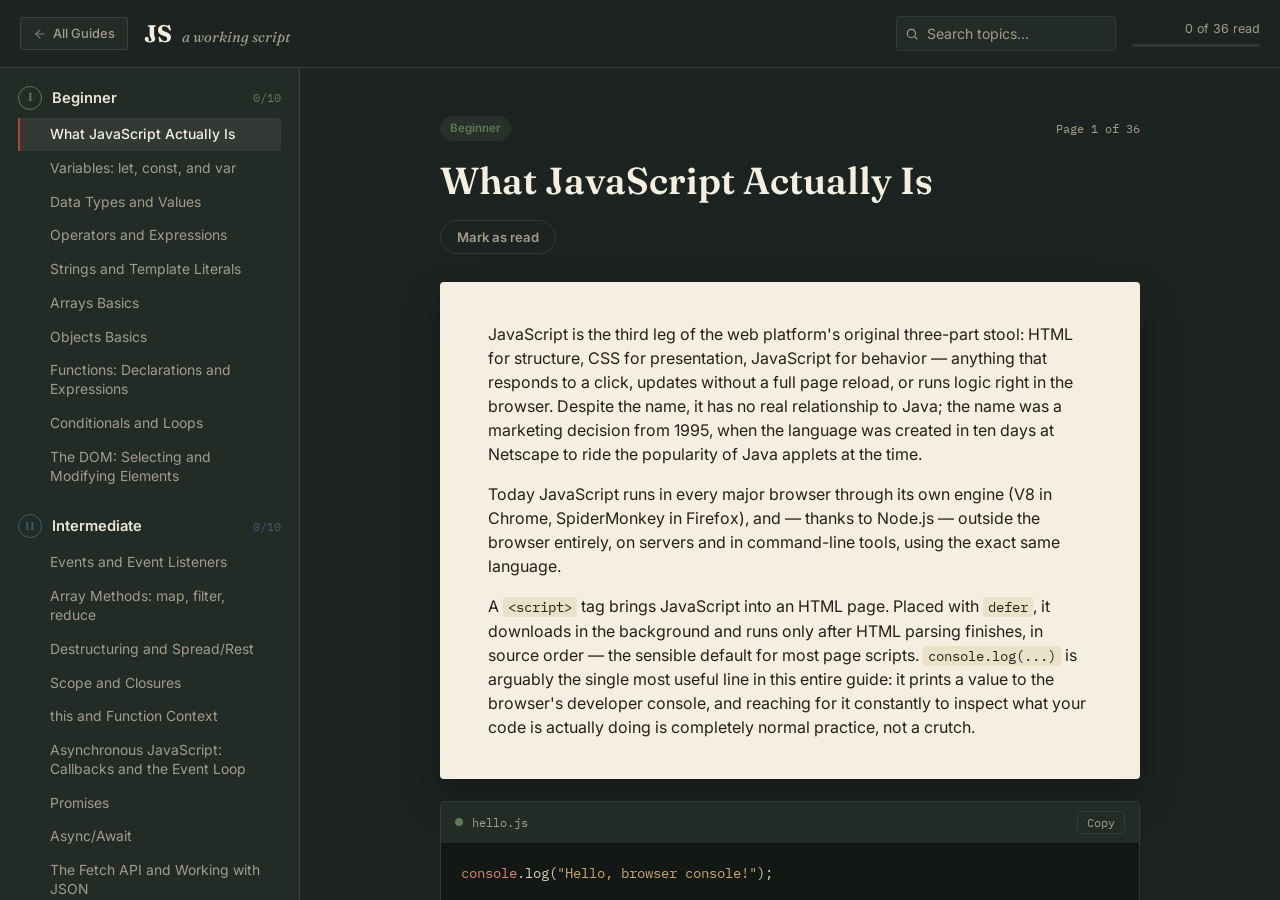
<file: js-guide.html>
<!DOCTYPE html>
<html lang="en">
<head>
  <meta charset="UTF-8">
  <meta http-equiv="refresh" content="0; url=js-guide/index.html">
  <link rel="canonical" href="js-guide/index.html">
  <title>Redirecting to JavaScript Guide...</title>
  <script>
    window.location.replace("js-guide/index.html");
  </script>
</head>
<body style="font-family: sans-serif; background: #1c2321; color: #ece6d6; display: flex; align-items: center; justify-content: center; height: 100vh; margin: 0;">
  <p>Redirecting to the <a href="js-guide/index.html" style="color: #a1802f; font-weight: 600;">JavaScript Guide</a>...</p>
</body>
</html>
</file>
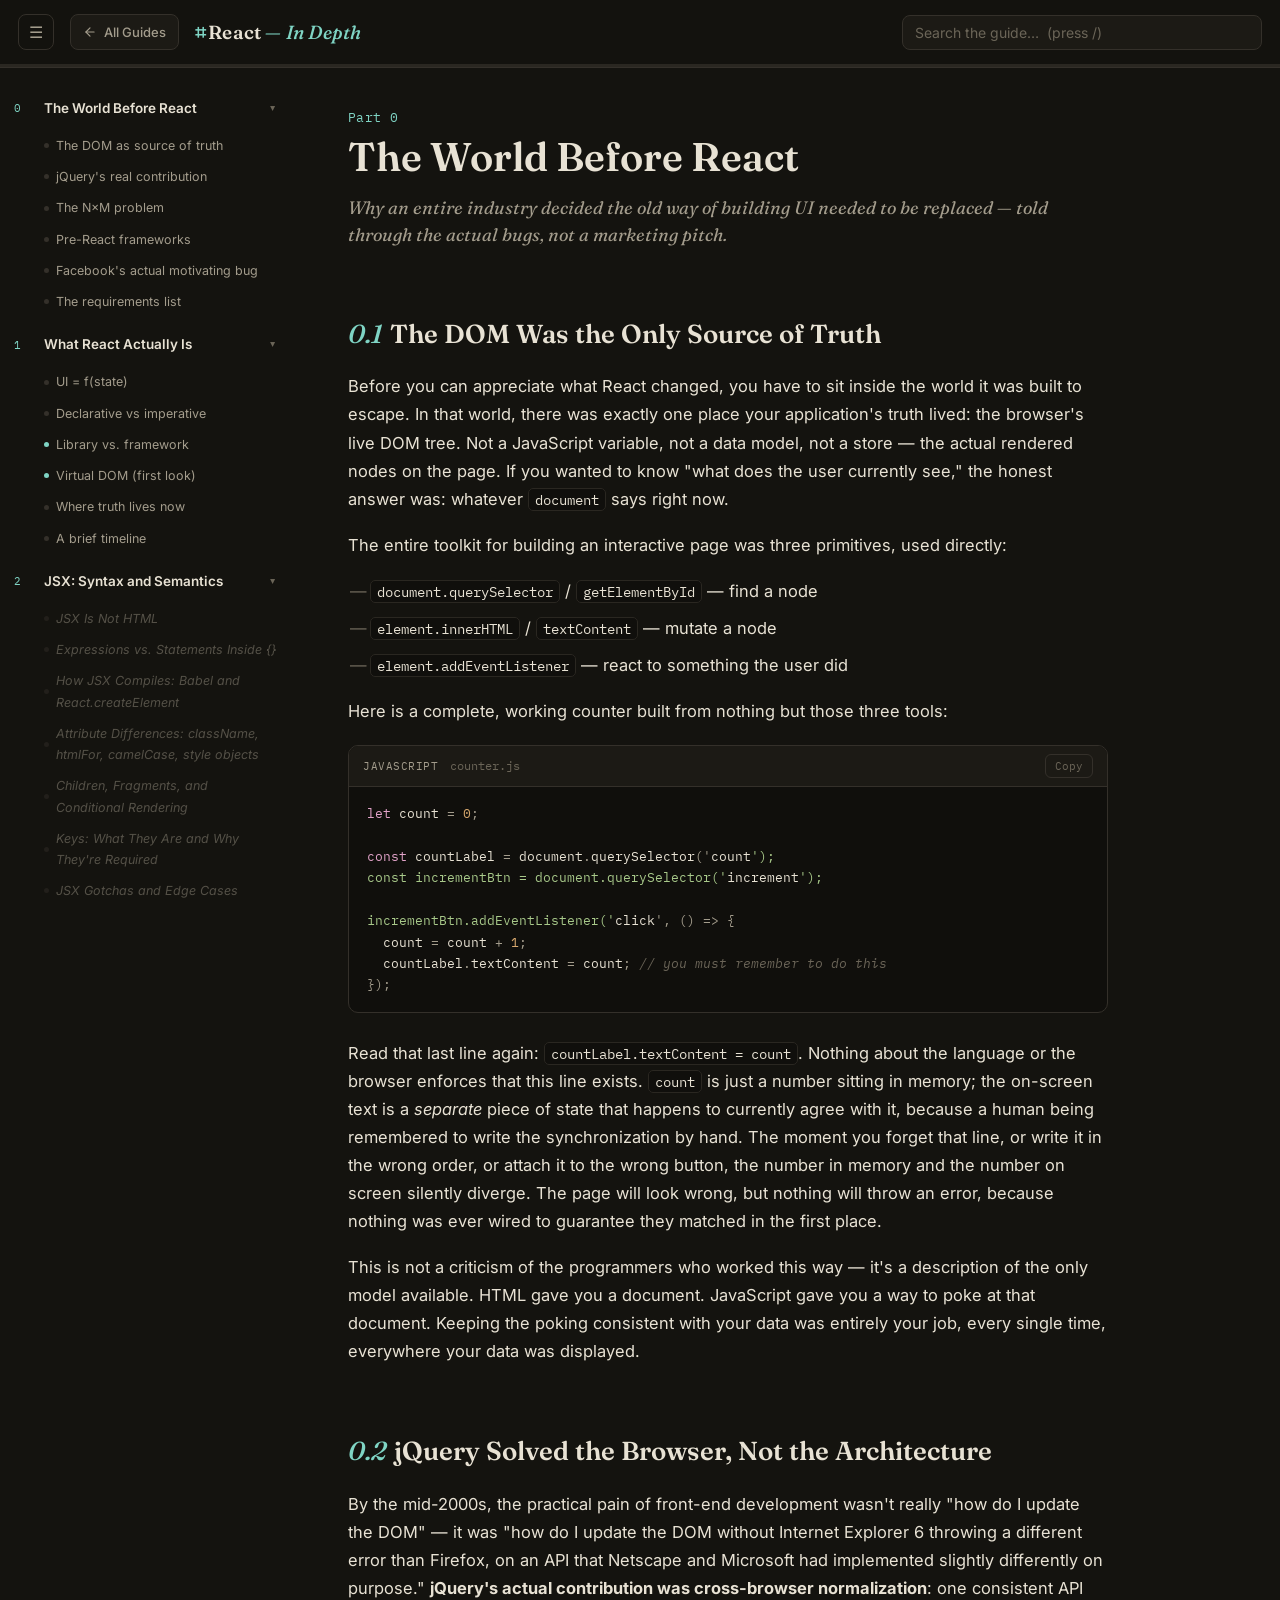
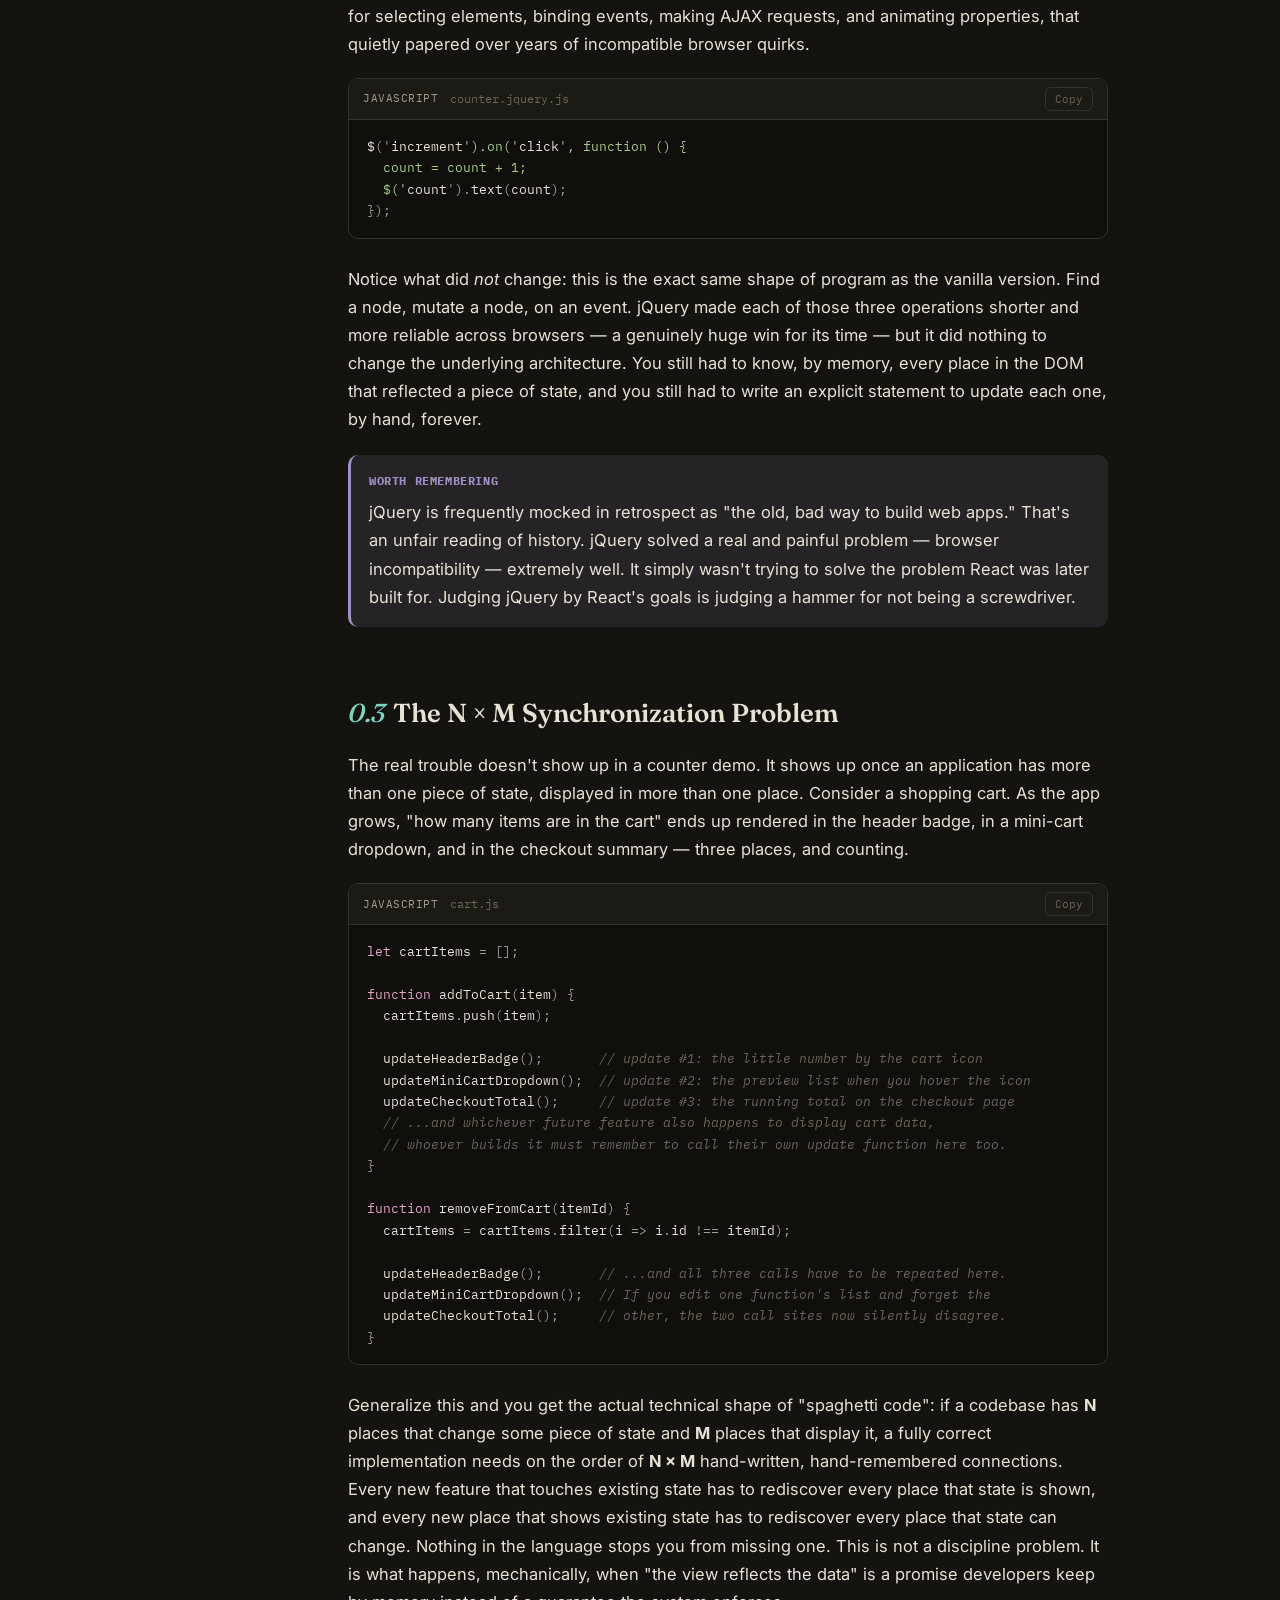
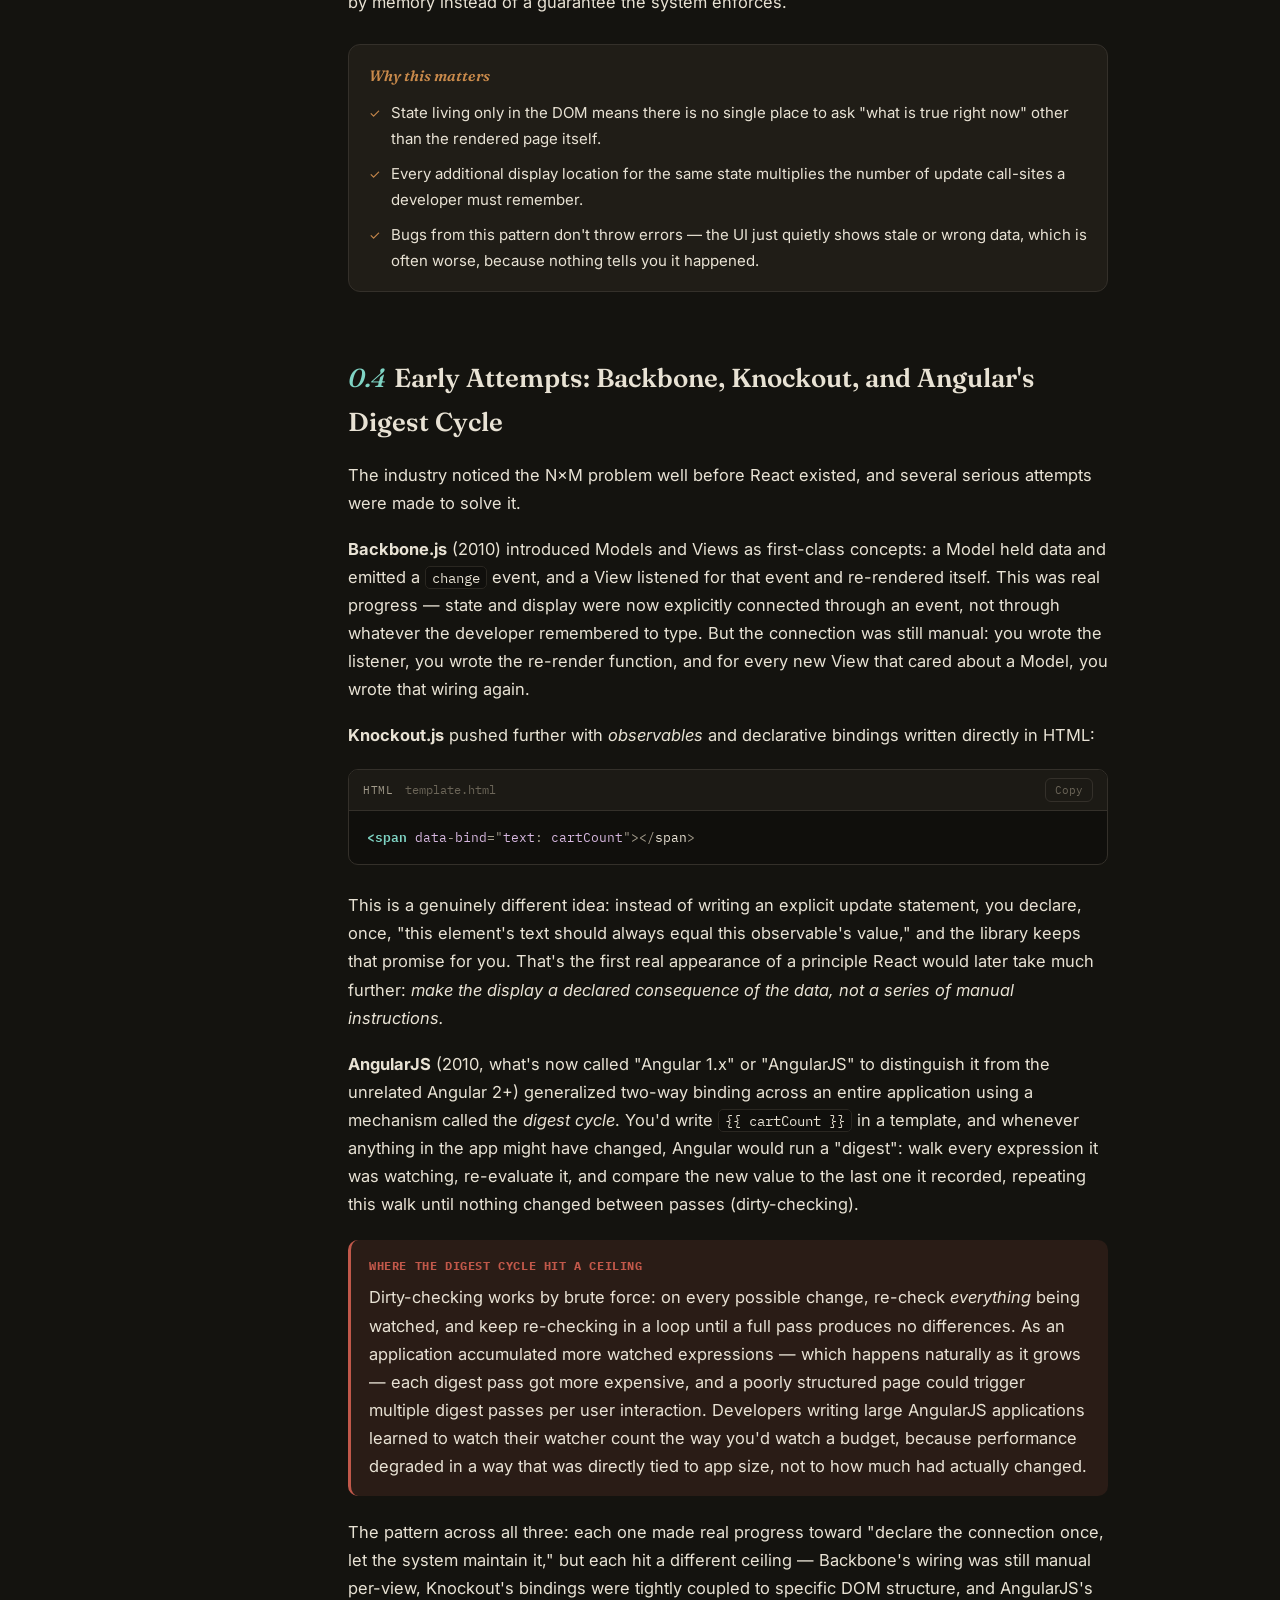
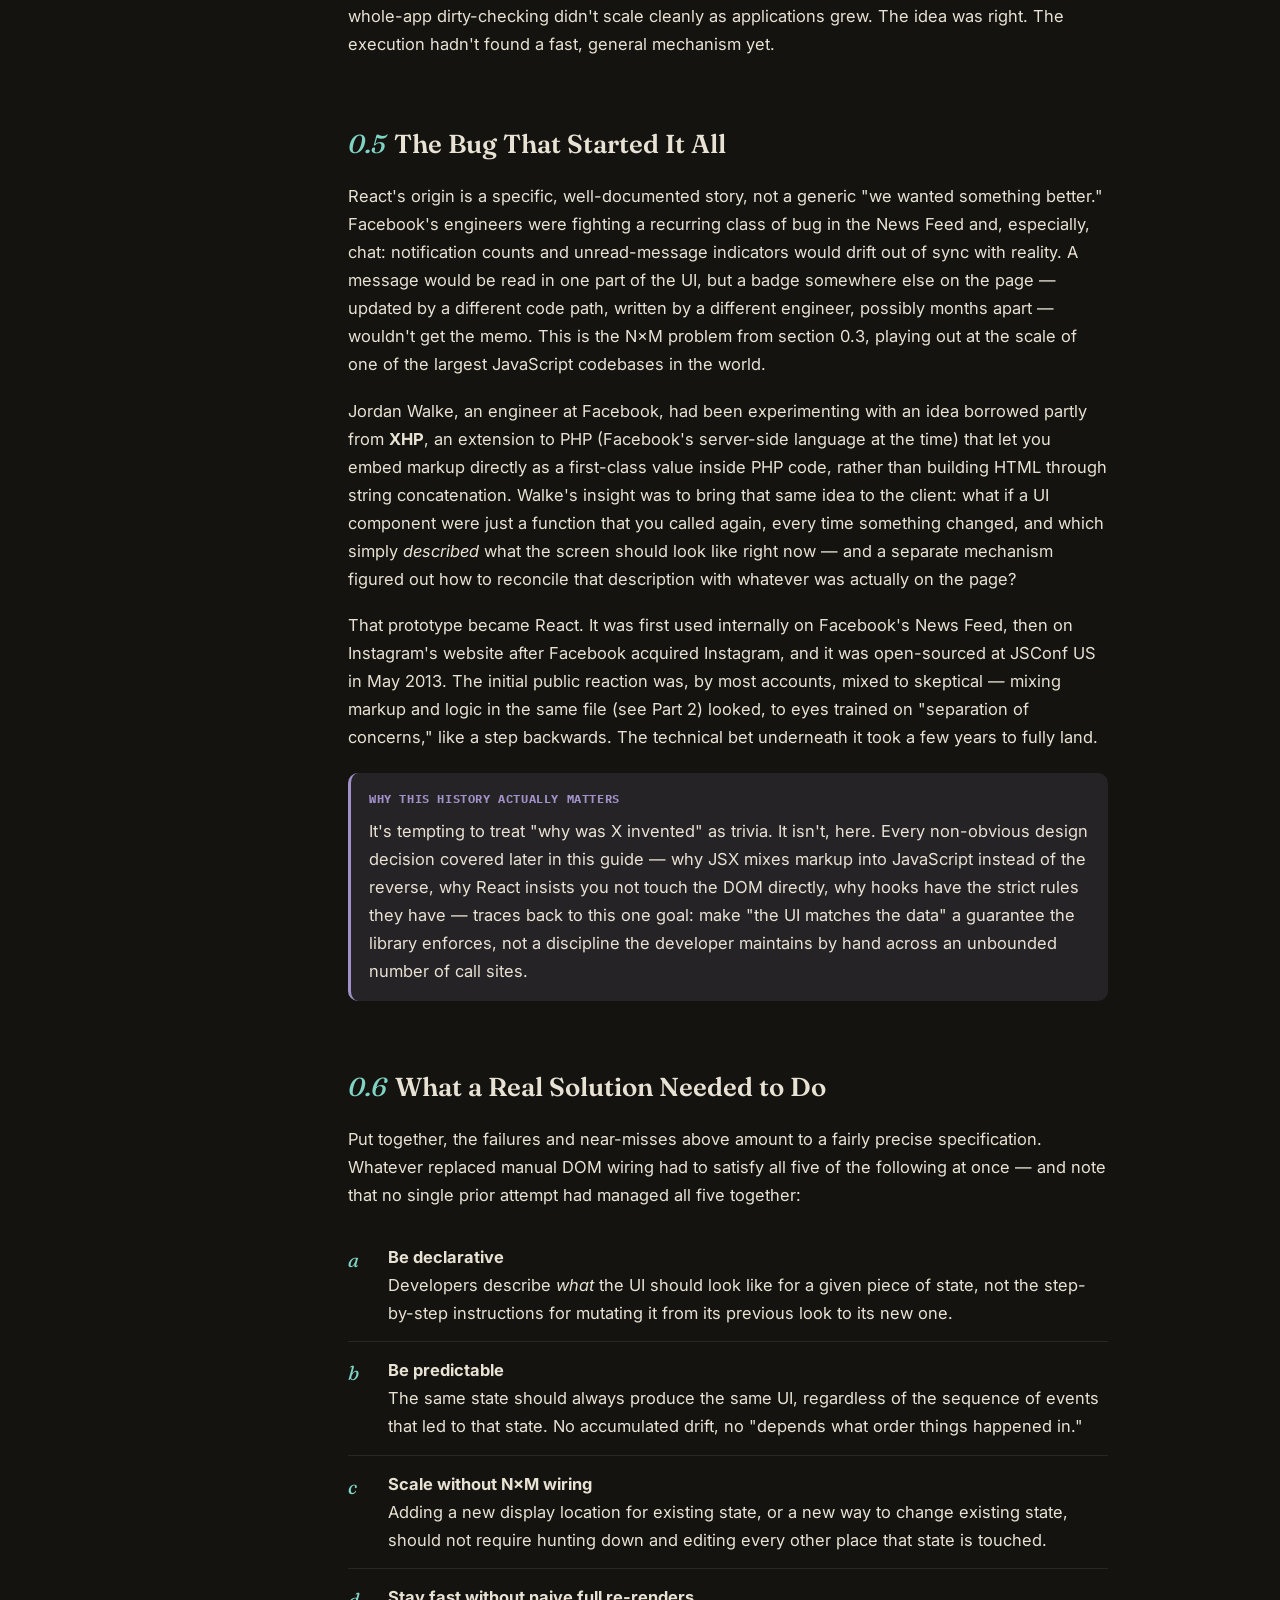
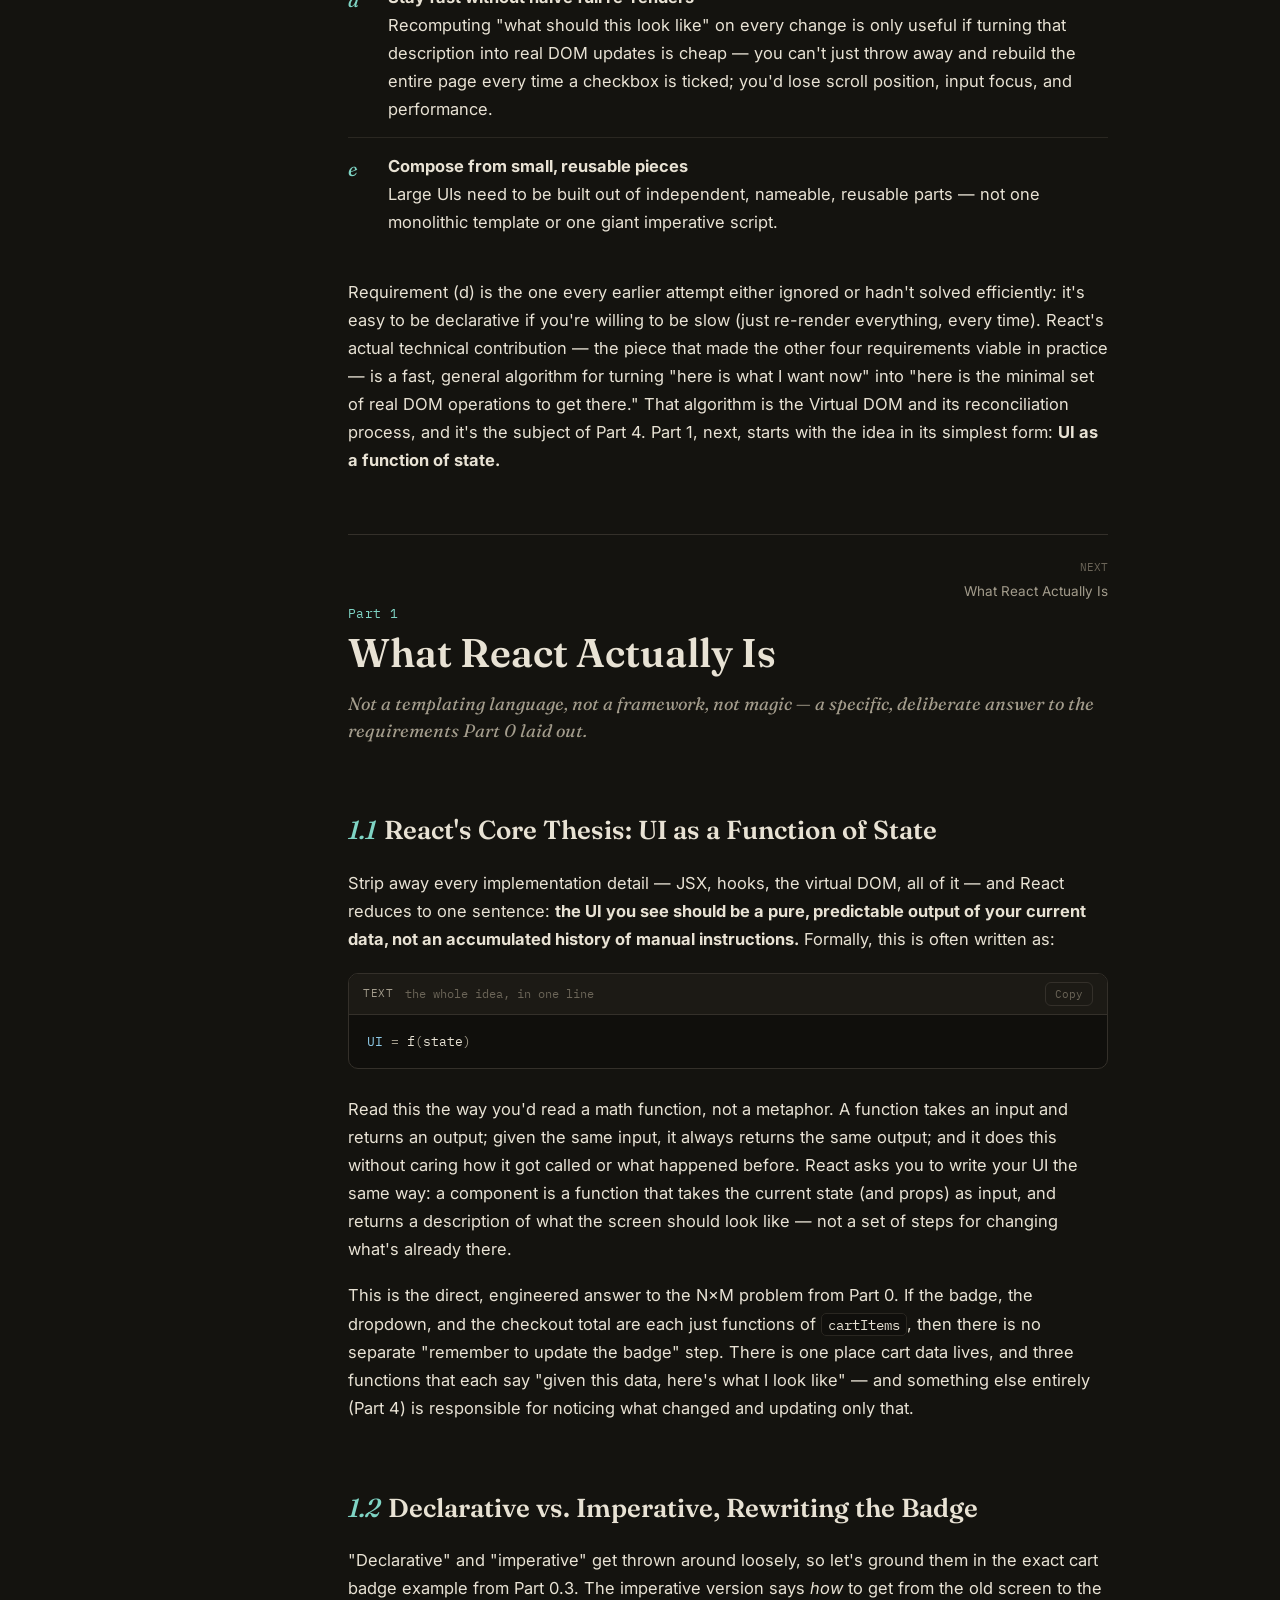
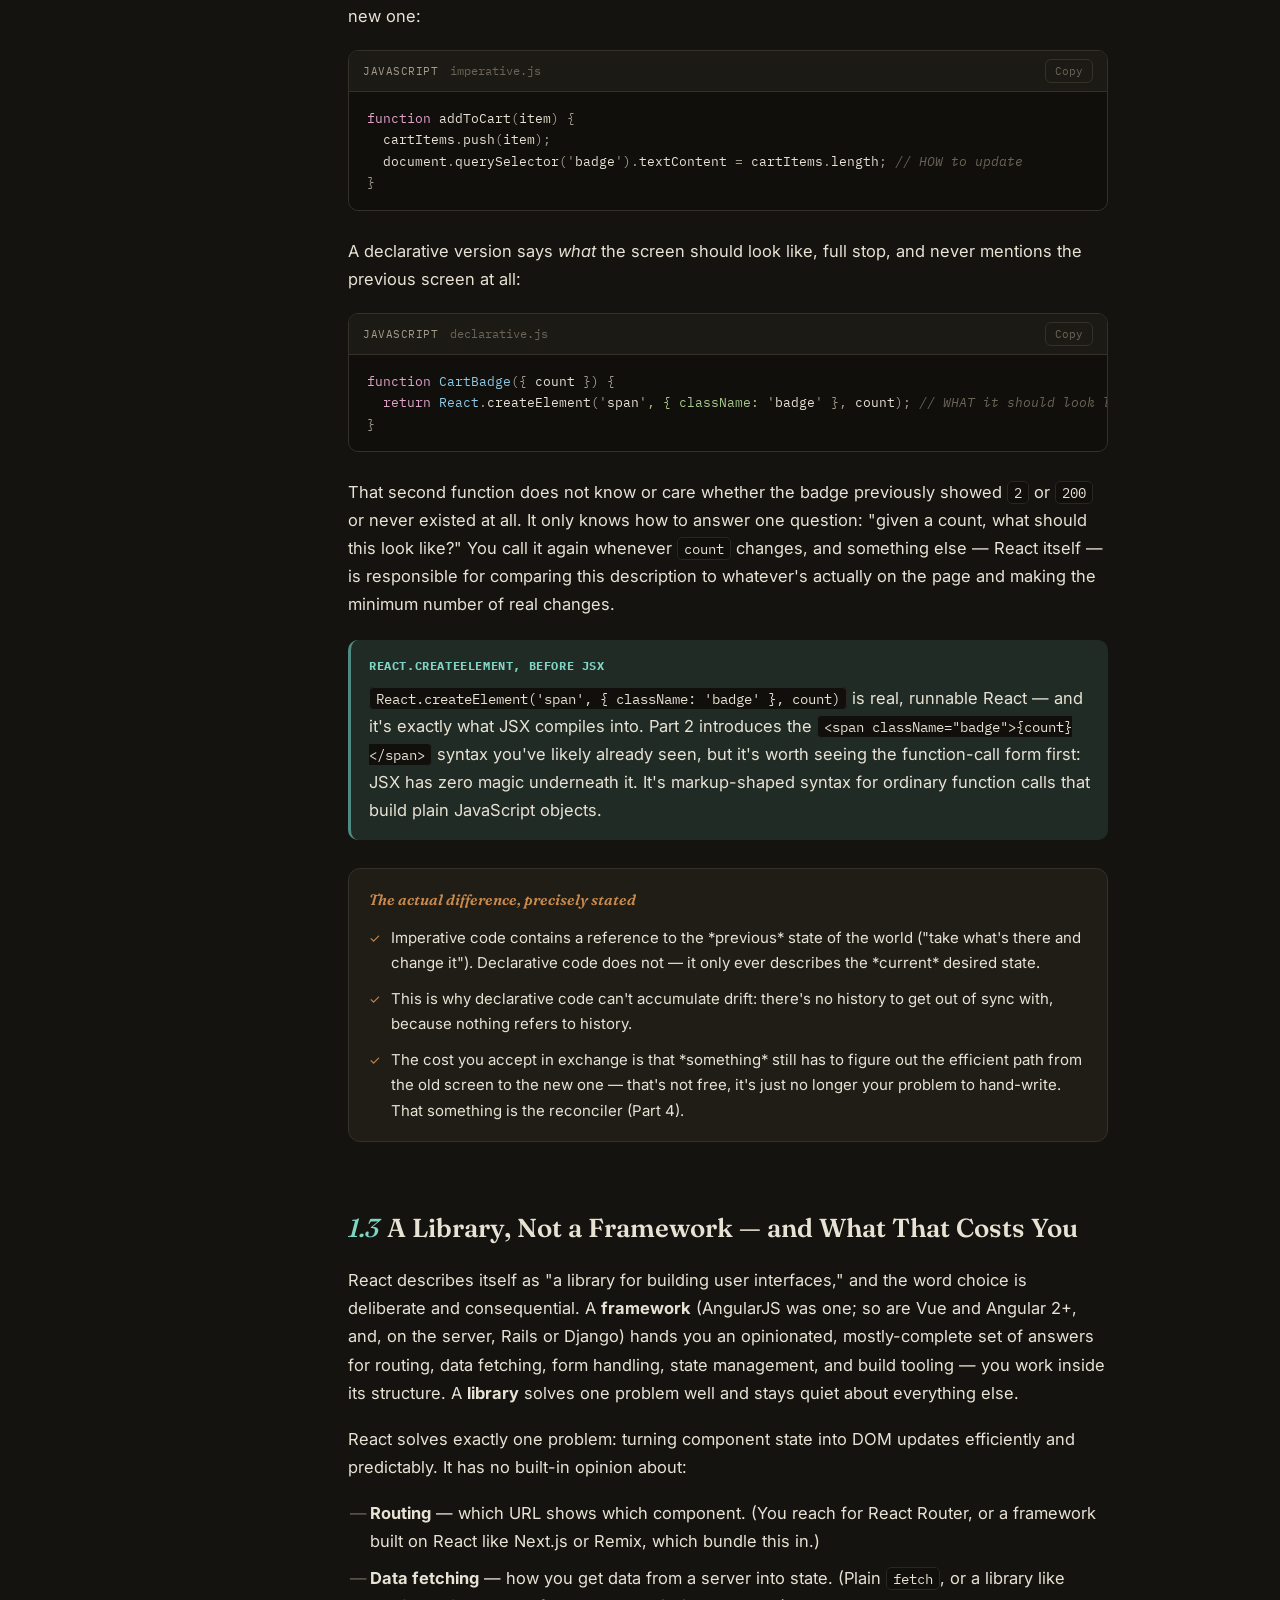
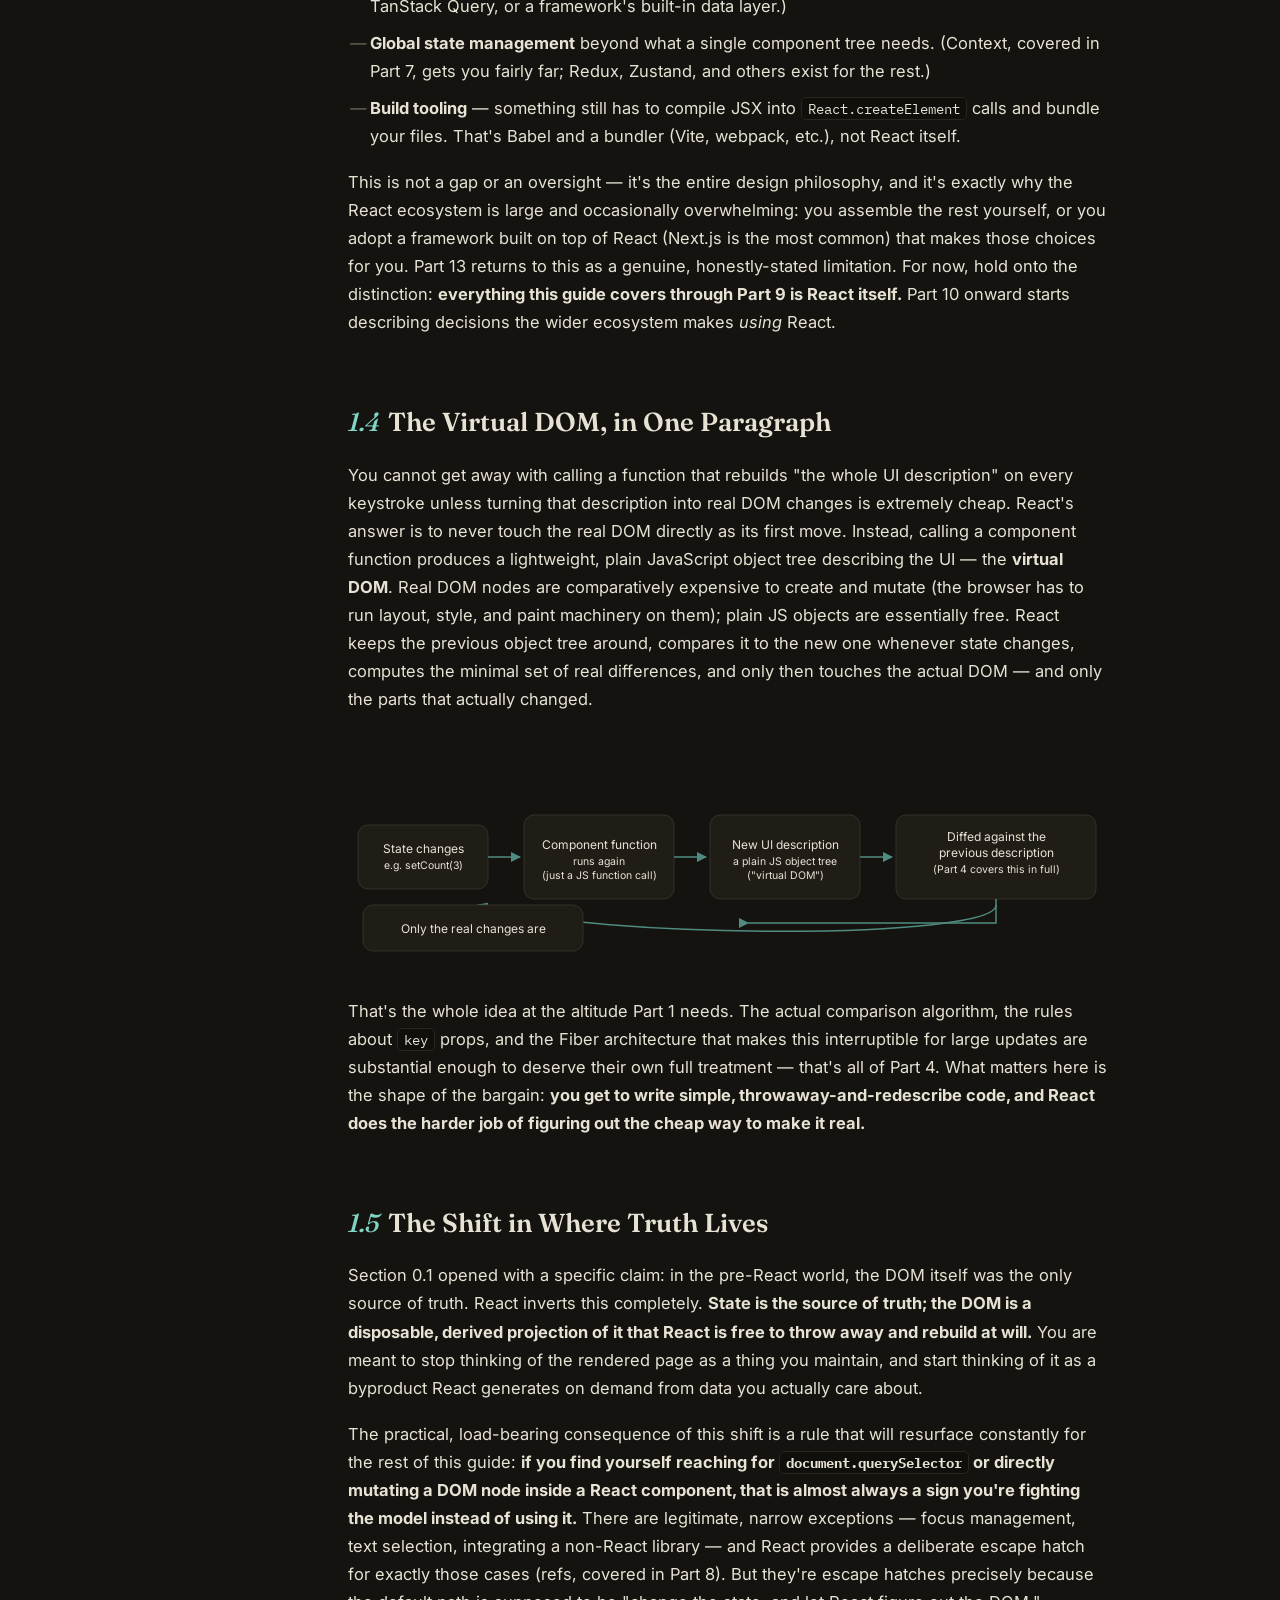
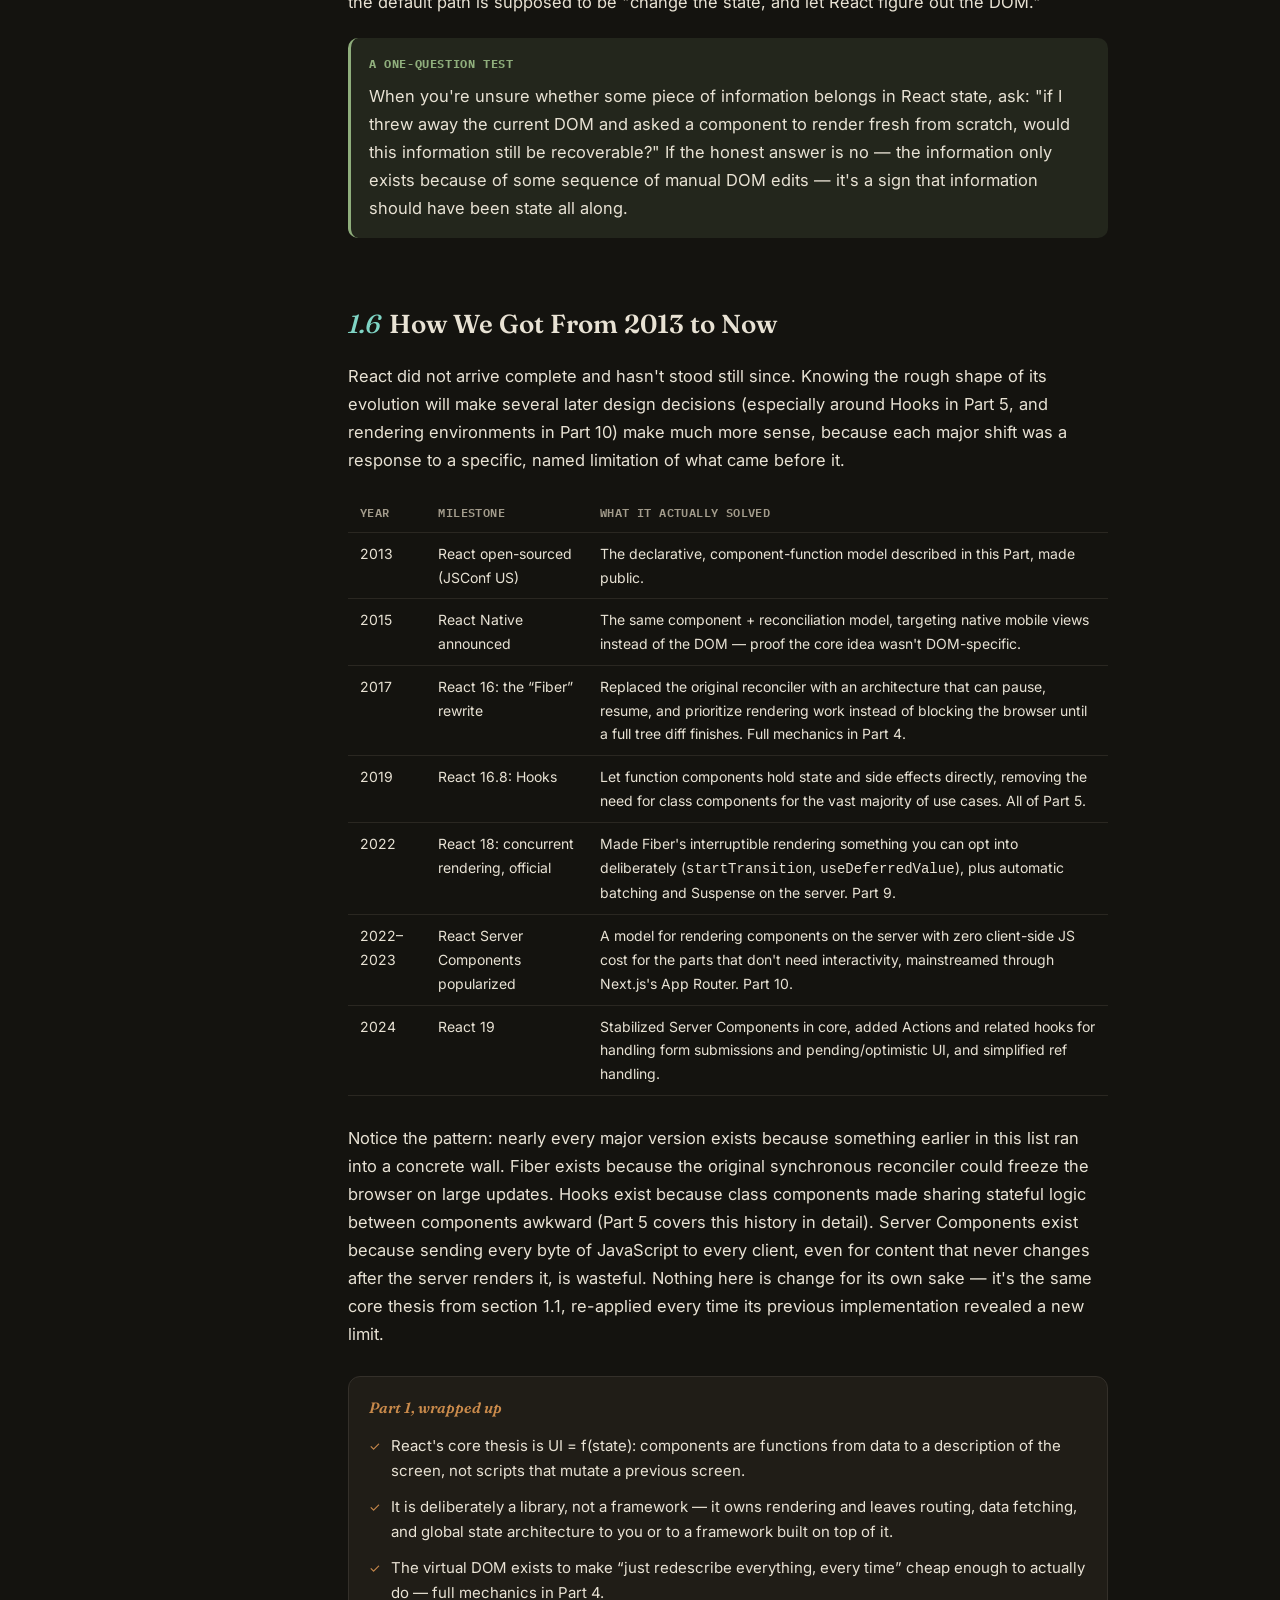
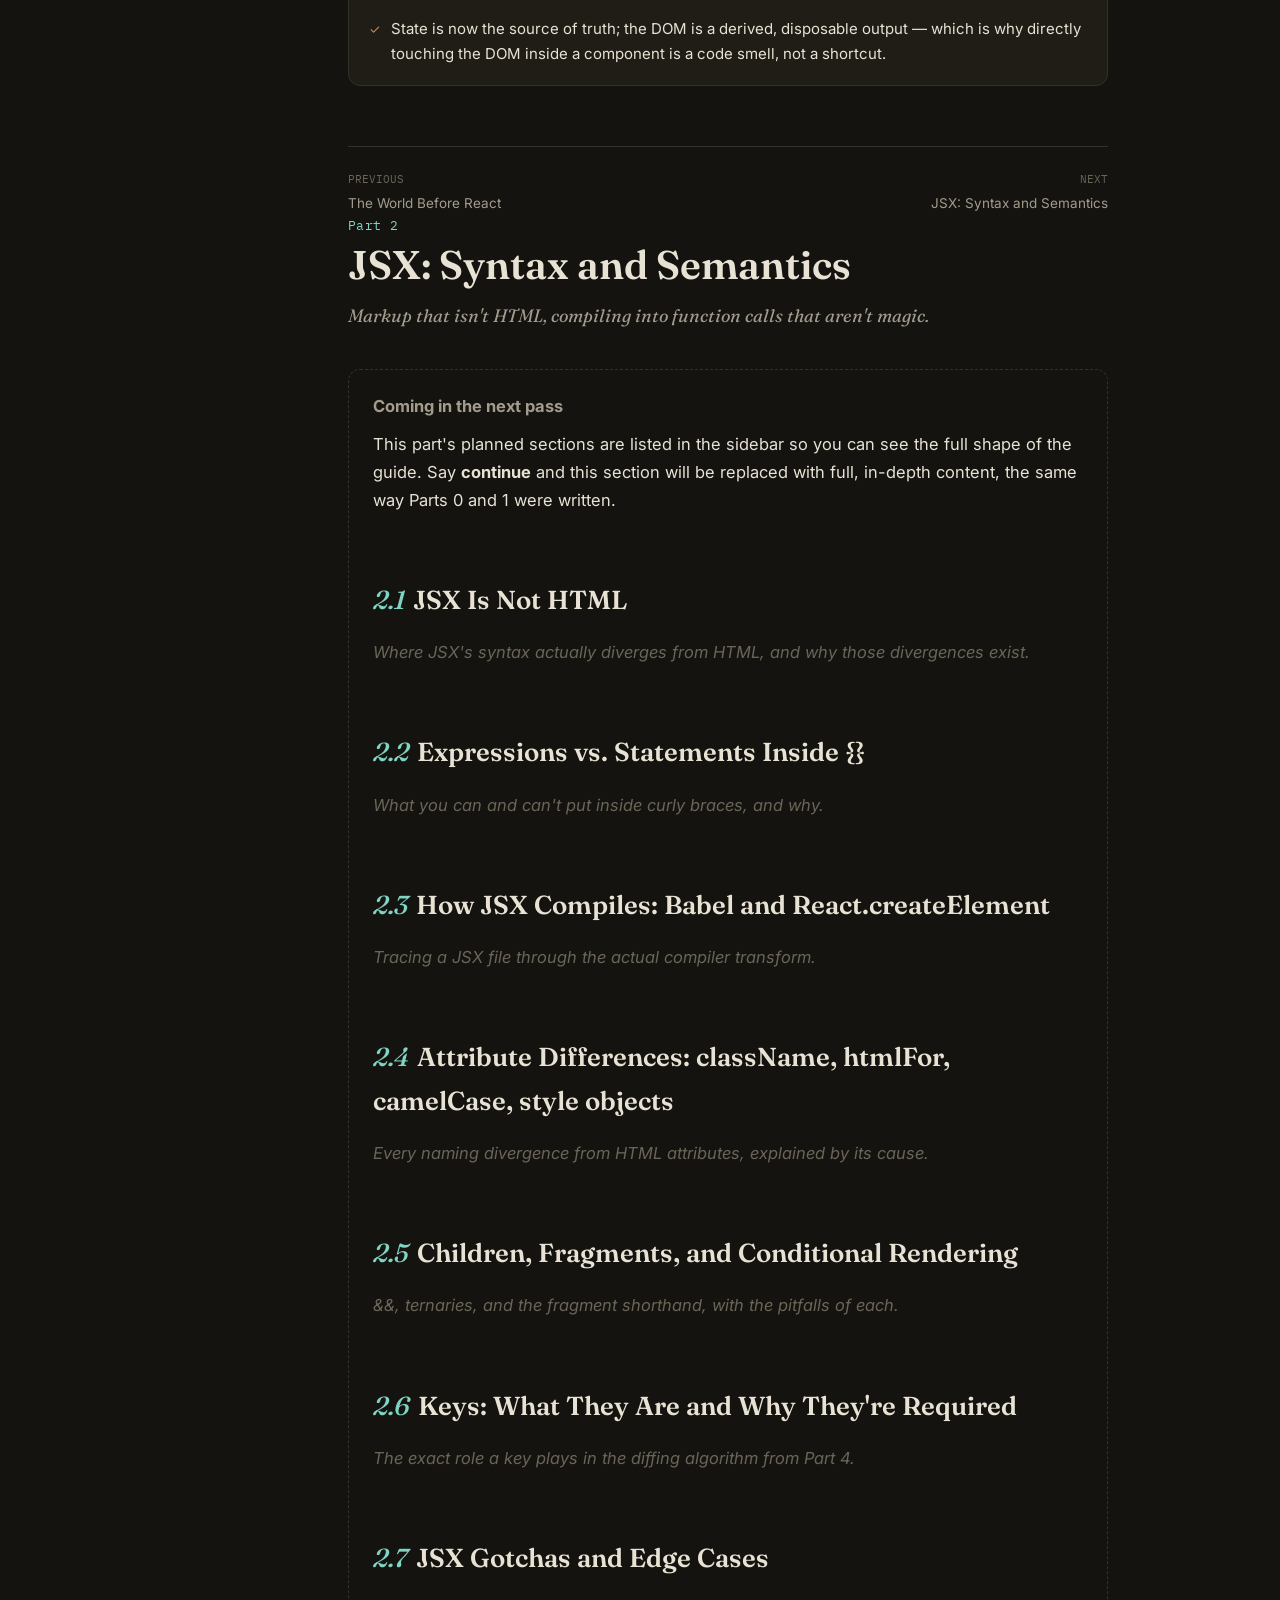
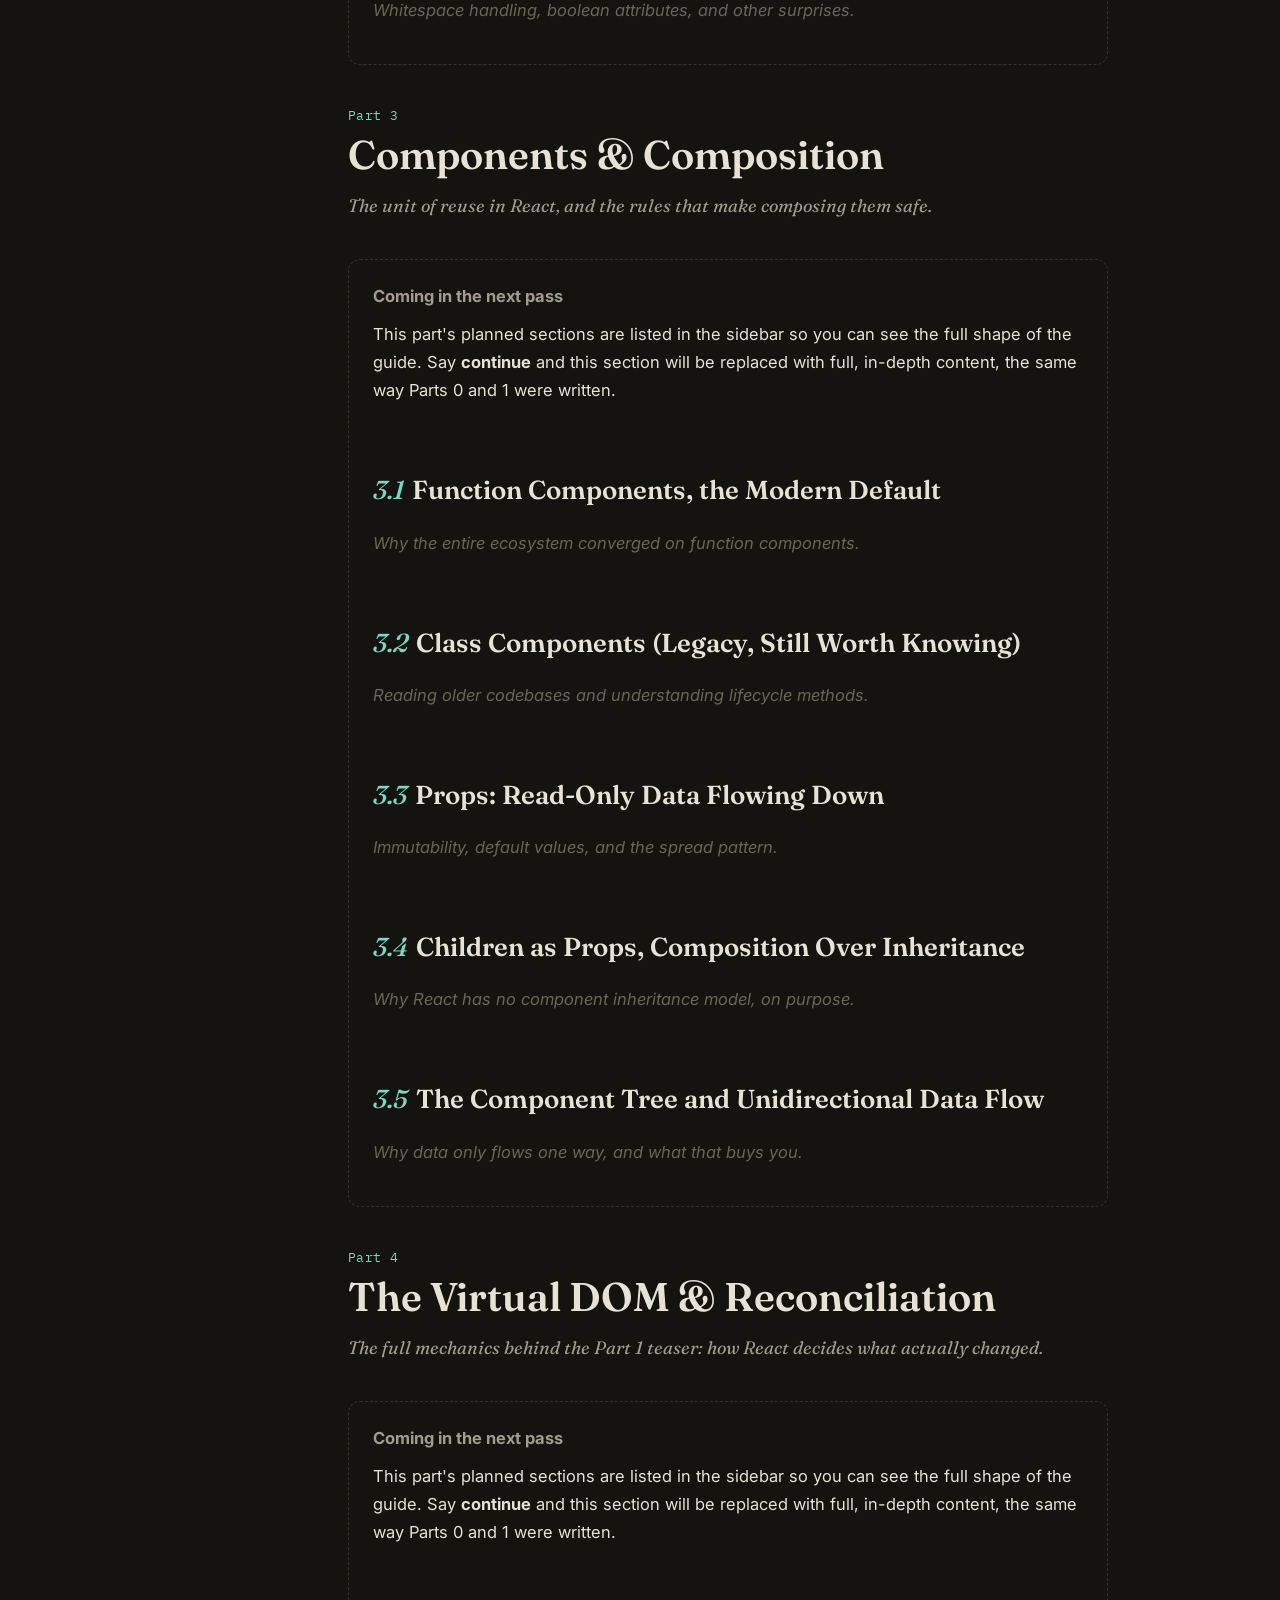
<file: react-guide.html>
<!DOCTYPE html>
<html lang="en">
<head>
  <meta charset="UTF-8">
  <meta http-equiv="refresh" content="0; url=react-guide/index.html">
  <link rel="canonical" href="react-guide/index.html">
  <title>Redirecting to React Reference Guide...</title>
  <script>
    window.location.replace("react-guide/index.html");
  </script>
</head>
<body style="font-family: sans-serif; background: #14130f; color: #e8e2d4; display: flex; align-items: center; justify-content: center; height: 100vh; margin: 0;">
  <p>Redirecting to the <a href="react-guide/index.html" style="color: #7fd4c4; font-weight: 600;">React In-Depth Reference Guide</a>...</p>
</body>
</html>
</file>
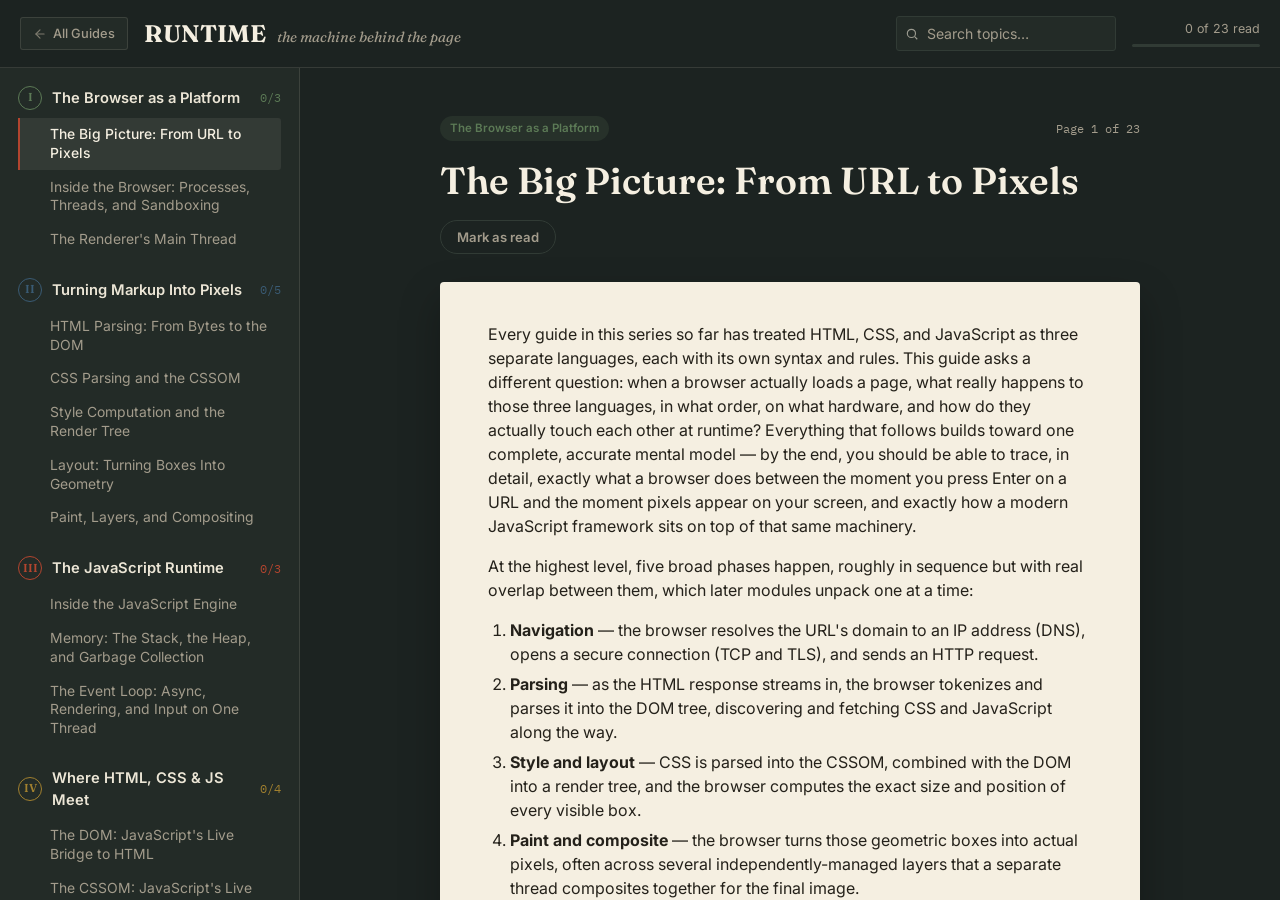
<file: runtime-guide.html>
<!DOCTYPE html>
<html lang="en">
<head>
  <meta charset="UTF-8">
  <meta http-equiv="refresh" content="0; url=runtime-guide/index.html">
  <link rel="canonical" href="runtime-guide/index.html">
  <title>Redirecting to Runtime Architecture Guide...</title>
  <script>
    window.location.replace("runtime-guide/index.html");
  </script>
</head>
<body style="font-family: sans-serif; background: #1c2321; color: #ece6d6; display: flex; align-items: center; justify-content: center; height: 100vh; margin: 0;">
  <p>Redirecting to the <a href="runtime-guide/index.html" style="color: #a1802f; font-weight: 600;">Runtime Architecture Guide</a>...</p>
</body>
</html>
</file>
<file: css/styles.css>
:root {
  --ink: #1c2321;
  --ink-2: #232b27;
  --ink-3: #313b35;
  --ink-line: rgba(233, 227, 211, 0.12);
  --ink-text: #ece6d6;
  --ink-text-dim: #a39c8c;

  --paper: #f5efe1;
  --paper-dim: #eae1c9;
  --paper-line: rgba(36, 33, 26, 0.14);
  --paper-text: #24211a;
  --paper-text-dim: #5c5646;

  --red: #b3452f;
  --red-dim: rgba(179, 69, 47, 0.14);
  --blue: #3a5b74;
  --blue-dim: rgba(58, 91, 116, 0.14);
  --sage: #5c7a56;
  --sage-dim: rgba(92, 122, 86, 0.16);
  --gold: #a1802f;
  --gold-dim: rgba(161, 128, 47, 0.17);
  --plum: #7a4a6b;
  --plum-dim: rgba(122, 74, 107, 0.16);
  --teal: #3f7268;
  --teal-dim: rgba(63, 114, 104, 0.16);

  --serif: 'Fraunces', Georgia, serif;
  --sans: 'Inter', -apple-system, BlinkMacSystemFont, sans-serif;
  --mono: 'IBM Plex Mono', 'SF Mono', Consolas, monospace;

  --masthead-h: 68px;
  --sidebar-w: 300px;
  --radius: 3px;
}

* {
  box-sizing: border-box;
}

html,
body {
  margin: 0;
  padding: 0;
}

body {
  background: var(--ink);
  color: var(--ink-text);
  font-family: var(--sans);
  font-size: 16px;
  line-height: 1.5;
  -webkit-font-smoothing: antialiased;
}

h1,
h2,
h3,
h4 {
  font-family: var(--serif);
  font-weight: 600;
  margin: 0;
}

button,
input {
  font-family: inherit;
}

button {
  cursor: pointer;
  background: none;
  border: none;
  color: inherit;
}

a {
  color: var(--blue);
}

#app .prose a {
  color: var(--blue);
  text-decoration-thickness: 1px;
}

:focus-visible {
  outline: 2px solid var(--red);
  outline-offset: 2px;
}

.visually-hidden {
  position: absolute;
  width: 1px;
  height: 1px;
  padding: 0;
  margin: -1px;
  overflow: hidden;
  clip: rect(0, 0, 0, 0);
  white-space: nowrap;
  border: 0;
}

/* ===== Masthead ===== */
.masthead {
  height: var(--masthead-h);
  display: flex;
  align-items: center;
  gap: 16px;
  padding: 0 20px;
  background: var(--ink);
  border-bottom: 1px solid var(--ink-line);
  position: relative;
  z-index: 20;
}

.drawer-toggle {
  display: none;
  flex-direction: column;
  gap: 4px;
  padding: 8px;
  margin-left: -8px;
}

.drawer-toggle span {
  width: 20px;
  height: 2px;
  background: var(--ink-text);
  display: block;
}

.home-nav-link {
  display: inline-flex;
  align-items: center;
  gap: 6px;
  padding: 6px 12px;
  background: var(--ink-2);
  border: 1px solid var(--ink-line);
  border-radius: var(--radius);
  color: var(--ink-text-dim);
  font-size: 0.8rem;
  font-weight: 500;
  text-decoration: none;
  transition: all 0.2s ease;
  white-space: nowrap;
}

.home-nav-link:hover {
  background: var(--ink-3);
  color: var(--paper);
  border-color: var(--ink-text-dim);
}

.home-nav-link svg {
  opacity: 0.7;
  transition: transform 0.2s ease;
}

.home-nav-link:hover svg {
  opacity: 1;
  transform: translateX(-2px);
}

.wordmark {
  display: flex;
  align-items: baseline;
  gap: 10px;
  white-space: nowrap;
}

.wordmark .mark {
  font-family: var(--serif);
  font-weight: 680;
  font-size: 1.5rem;
  color: var(--paper);
  letter-spacing: 0.01em;
}

.wordmark .sub {
  font-family: var(--serif);
  font-style: italic;
  font-weight: 400;
  font-size: 0.92rem;
  color: var(--ink-text-dim);
}

.masthead-spacer {
  flex: 1;
}

.search-wrap {
  position: relative;
  width: 220px;
}

.search-wrap input {
  width: 100%;
  background: var(--ink-2);
  border: 1px solid var(--ink-3);
  color: var(--ink-text);
  padding: 8px 12px 8px 30px;
  border-radius: var(--radius);
  font-size: 0.88rem;
}

.search-wrap input::placeholder {
  color: var(--ink-text-dim);
}

.search-wrap svg {
  position: absolute;
  left: 9px;
  top: 50%;
  transform: translateY(-50%);
  opacity: 0.6;
}

.progress-wrap {
  display: flex;
  flex-direction: column;
  gap: 5px;
  min-width: 128px;
}

.progress-text {
  font-size: 0.78rem;
  color: var(--ink-text-dim);
  text-align: right;
  white-space: nowrap;
}

.progress-bar {
  height: 3px;
  background: var(--ink-3);
  border-radius: 2px;
  overflow: hidden;
}

.progress-bar-fill {
  height: 100%;
  background: var(--red);
  width: 0%;
}

@media (prefers-reduced-motion: no-preference) {
  .progress-bar-fill {
    transition: width 0.4s ease;
  }
}

/* ===== Layout ===== */
.layout {
  display: flex;
  height: calc(100vh - var(--masthead-h));
}

.toc-panel {
  width: var(--sidebar-w);
  flex-shrink: 0;
  background: var(--ink-2);
  border-right: 1px solid var(--ink-line);
  overflow-y: auto;
  padding: 18px 0 40px;
}

.toc-panel-head {
  display: none;
}

.toc {
  display: flex;
  flex-direction: column;
  gap: 22px;
  padding: 0 18px;
}

.tier-head {
  display: flex;
  align-items: center;
  gap: 10px;
  margin-bottom: 8px;
}

.stamp {
  width: 24px;
  height: 24px;
  border-radius: 50%;
  border: 1.5px solid currentColor;
  display: flex;
  align-items: center;
  justify-content: center;
  font-family: var(--serif);
  font-size: 0.72rem;
  font-weight: 600;
  flex-shrink: 0;
}

.tier-label {
  font-weight: 600;
  font-size: 0.92rem;
  color: var(--ink-text);
  flex: 1;
}

.tier-count {
  font-family: var(--mono);
  font-size: 0.72rem;
  color: var(--ink-text-dim);
}

.tier-sage .stamp,
.tier-sage .tier-count {
  color: var(--sage);
}

.tier-blue .stamp,
.tier-blue .tier-count {
  color: var(--blue);
}

.tier-red .stamp,
.tier-red .tier-count {
  color: var(--red);
}

.tier-gold .stamp,
.tier-gold .tier-count {
  color: var(--gold);
}

.tier-plum .stamp,
.tier-plum .tier-count {
  color: var(--plum);
}

.tier-teal .stamp,
.tier-teal .tier-count {
  color: var(--teal);
}

.tier-list {
  display: flex;
  flex-direction: column;
  gap: 1px;
}

.toc-item {
  display: flex;
  align-items: center;
  gap: 9px;
  text-align: left;
  width: 100%;
  padding: 7px 10px 7px 8px;
  border-left: 2px solid transparent;
  color: var(--ink-text-dim);
  font-size: 0.87rem;
  border-radius: 0 var(--radius) var(--radius) 0;
  line-height: 1.35;
}

.toc-item:hover {
  background: rgba(233, 227, 211, 0.05);
  color: var(--ink-text);
}

.toc-item.active {
  background: rgba(233, 227, 211, 0.08);
  color: var(--paper);
  border-left-color: var(--red);
  font-weight: 500;
}

.toc-item.done {
  color: var(--ink-text-dim);
}

.toc-item.done span:last-child {
  opacity: 0.75;
}

.toc-item .chk {
  width: 13px;
  flex-shrink: 0;
  color: var(--sage);
  font-size: 0.8rem;
}

.backdrop {
  display: none;
}

/* ===== Page ===== */
main.page {
  flex: 1;
  overflow-y: auto;
  padding: 48px 56px 90px;
}

.page-inner {
  max-width: 700px;
  margin: 0 auto;
}

.page-head {
  display: flex;
  align-items: center;
  justify-content: space-between;
  margin-bottom: 18px;
}

.tier-pill {
  font-size: 0.72rem;
  font-weight: 600;
  padding: 4px 10px;
  border-radius: 20px;
}

.tier-pill-sage {
  background: var(--sage-dim);
  color: var(--sage);
}

.tier-pill-blue {
  background: var(--blue-dim);
  color: var(--blue);
}

.tier-pill-red {
  background: var(--red-dim);
  color: var(--red);
}

.tier-pill-gold {
  background: var(--gold-dim);
  color: var(--gold);
}

.tier-pill-plum {
  background: var(--plum-dim);
  color: var(--plum);
}

.tier-pill-teal {
  background: var(--teal-dim);
  color: var(--teal);
}

.page-count {
  font-family: var(--mono);
  font-size: 0.76rem;
  color: var(--ink-text-dim);
}

.topic-title {
  color: var(--paper);
  font-size: clamp(1.7rem, 3vw, 2.35rem);
  line-height: 1.15;
  margin-bottom: 18px;
}

.topic-mark {
  margin-bottom: 28px;
}

.mark-btn {
  font-size: 0.82rem;
  font-weight: 600;
  padding: 8px 16px;
  border-radius: 20px;
  border: 1px solid var(--ink-3);
  color: var(--ink-text-dim);
}

.mark-btn:hover {
  border-color: var(--sage);
  color: var(--sage);
}

.mark-btn.done {
  background: var(--sage-dim);
  border-color: transparent;
  color: var(--sage);
}

.prose {
  background: var(--paper);
  color: var(--paper-text);
  border-radius: 4px;
  padding: 40px 48px;
  box-shadow: 0 18px 40px rgba(0, 0, 0, 0.28);
}

.prose p {
  margin: 0 0 16px;
  max-width: 66ch;
}

.prose p:last-child {
  margin-bottom: 0;
}

.prose h4 {
  font-size: 1.05rem;
  margin: 26px 0 10px;
  color: var(--paper-text);
}

.prose ul,
.prose ol {
  margin: 0 0 16px;
  padding-left: 22px;
  max-width: 64ch;
}

.prose li {
  margin-bottom: 6px;
}

.prose li:last-child {
  margin-bottom: 0;
}

.prose code {
  font-family: var(--mono);
  background: var(--paper-dim);
  padding: 1px 5px;
  border-radius: 3px;
  font-size: 0.88em;
}

.prose strong {
  color: var(--paper-text);
}

.prose dt {
  font-weight: 600;
  margin-top: 14px;
}

.prose dt:first-child {
  margin-top: 0;
}

.prose dd {
  margin: 3px 0 0;
  color: var(--paper-text-dim);
  max-width: 62ch;
}

.prose table {
  width: 100%;
  border-collapse: collapse;
  margin: 4px 0 16px;
}

.prose th,
.prose td {
  text-align: left;
  padding: 9px 14px 9px 0;
  border-bottom: 1px solid var(--paper-line);
  font-size: 0.92rem;
  vertical-align: top;
}

.prose thead th {
  color: var(--paper-text-dim);
  font-weight: 600;
  font-size: 0.76rem;
}

.prose details {
  border: 1px solid var(--paper-line);
  border-radius: 3px;
  padding: 12px 16px;
  margin-bottom: 10px;
}

.prose details[open] {
  background: rgba(36, 33, 26, 0.03);
}

.prose summary {
  cursor: pointer;
  font-weight: 600;
  font-size: 0.96rem;
}

.prose details[open] summary {
  margin-bottom: 8px;
}

.prose details p {
  margin: 0;
  color: var(--paper-text-dim);
}

.prose kbd {
  font-family: var(--mono);
  font-size: 0.82em;
  background: var(--paper-dim);
  border: 1px solid var(--paper-line);
  border-radius: 3px;
  padding: 1px 6px;
}

.code-panel {
  margin-top: 22px;
  border-radius: 4px;
  overflow: hidden;
  border: 1px solid var(--ink-3);
}

.code-head {
  display: flex;
  align-items: center;
  gap: 9px;
  background: var(--ink-2);
  padding: 9px 14px;
}

.code-dot {
  width: 8px;
  height: 8px;
  border-radius: 50%;
}

.dot-sage {
  background: var(--sage);
}

.dot-blue {
  background: var(--blue);
}

.dot-red {
  background: var(--red);
}

.dot-gold {
  background: var(--gold);
}

.dot-plum {
  background: var(--plum);
}

.dot-teal {
  background: var(--teal);
}

.code-filename {
  font-family: var(--mono);
  font-size: 0.78rem;
  color: var(--ink-text-dim);
  flex: 1;
}

.copy-btn {
  font-family: var(--mono);
  font-size: 0.72rem;
  color: var(--ink-text-dim);
  border: 1px solid var(--ink-3);
  padding: 3px 9px;
  border-radius: 3px;
}

.copy-btn:hover {
  color: var(--paper);
  border-color: var(--ink-text-dim);
}

.code-body {
  margin: 0;
  background: #141815;
  padding: 18px 20px;
  overflow-x: auto;
}

.code-body code {
  font-family: var(--mono);
  font-size: 0.86rem;
  line-height: 1.6;
  color: #d8d2c2;
  white-space: pre;
}

.tk-cm {
  color: #7d8c82;
  font-style: italic;
}

.tk-tg {
  color: #d68a6a;
}

.tk-at {
  color: #8fb5a8;
}

.tk-str {
  color: #c9a86f;
}

.tk-pn {
  color: #8a9490;
}

.tk-kw {
  color: #7fa3c9;
}

.keypoints {
  margin-top: 26px;
  background: var(--paper);
  border-radius: 4px;
  padding: 26px 30px;
  box-shadow: 0 10px 26px rgba(0, 0, 0, 0.22);
}

.keypoints h2 {
  font-size: 1rem;
  color: var(--paper-text);
  margin-bottom: 12px;
}

.keypoints ul {
  list-style: none;
  margin: 0;
  padding: 0;
  display: flex;
  flex-direction: column;
  gap: 9px;
}

.keypoints li {
  position: relative;
  padding-left: 16px;
  color: var(--paper-text);
  font-size: 0.94rem;
  max-width: 62ch;
}

.keypoints li::before {
  content: '';
  position: absolute;
  left: 0;
  top: 6px;
  width: 6px;
  height: 6px;
  border-radius: 50%;
  background: var(--red);
}

.callout {
  margin-top: 20px;
  padding: 16px 20px;
  border-radius: 3px;
  border-left: 3px solid;
  font-size: 0.92rem;
  max-width: 66ch;
}

.callout strong {
  font-weight: 600;
}

.callout-note {
  background: var(--blue-dim);
  border-color: var(--blue);
  color: #d7e4ec;
}

.callout-mistake {
  background: var(--red-dim);
  border-color: var(--red);
  color: #f0d9d2;
}

.callout-tip {
  background: var(--gold-dim);
  border-color: var(--gold);
  color: #eee0c2;
}

/* Diagrams & Architectural Visuals */
.diagram {
  margin: 6px 0 24px;
  padding: 18px;
  background: var(--paper-dim);
  border-radius: 4px;
  overflow-x: auto;
}

.diagram svg {
  display: block;
  margin: 0 auto;
  max-width: 100%;
  height: auto;
}

.diagram-caption {
  text-align: center;
  font-size: 0.78rem;
  color: var(--paper-text-dim);
  margin-top: 10px;
  font-style: italic;
}

.prose pre.inline-code-block {
  font-family: var(--mono);
  background: var(--paper-dim);
  padding: 14px 16px;
  border-radius: 3px;
  overflow-x: auto;
  font-size: 0.85rem;
  margin: 0 0 16px;
}

.prose dt {
  font-weight: 600;
  margin-top: 14px;
}

.prose dt:first-child {
  margin-top: 0;
}

.prose dd {
  margin: 3px 0 0;
  color: var(--paper-text-dim);
  max-width: 62ch;
}

.prose table {
  width: 100%;
  border-collapse: collapse;
  margin: 4px 0 16px;
}

.prose th,
.prose td {
  text-align: left;
  padding: 9px 14px 9px 0;
  border-bottom: 1px solid var(--paper-line);
  font-size: 0.92rem;
  vertical-align: top;
}

.prose thead th {
  color: var(--paper-text-dim);
  font-weight: 600;
  font-size: 0.76rem;
}

.prose details {
  border: 1px solid var(--paper-line);
  border-radius: 3px;
  padding: 12px 16px;
  margin-bottom: 10px;
}

.prose details[open] {
  background: rgba(36, 33, 26, 0.03);
}

.prose summary {
  cursor: pointer;
  font-weight: 600;
  font-size: 0.96rem;
}

.prose details[open] summary {
  margin-bottom: 8px;
}

.prose details p {
  margin: 0;
  color: var(--paper-text-dim);
}

.prose kbd {
  font-family: var(--mono);
  font-size: 0.82em;
  background: var(--paper-dim);
  border: 1px solid var(--paper-line);
  border-radius: 3px;
  padding: 1px 6px;
}

.pager {
  display: flex;
  justify-content: space-between;
  gap: 16px;
  margin-top: 40px;
}

.pager-btn {
  display: flex;
  align-items: center;
  gap: 10px;
  max-width: 48%;
  padding: 14px 16px;
  border: 1px solid var(--ink-3);
  border-radius: 4px;
}

.pager-btn:hover {
  border-color: var(--red);
}

.pager-next {
  margin-left: auto;
  text-align: right;
  flex-direction: row-reverse;
}

.pager-arrow {
  color: var(--red);
  font-size: 1.1rem;
  flex-shrink: 0;
}

.pager-btn span>.pager-label {
  display: block;
  font-size: 0.72rem;
  color: var(--ink-text-dim);
  margin-bottom: 2px;
}

.pager-btn span>.pager-title {
  display: block;
  font-size: 0.86rem;
  color: var(--ink-text);
  font-weight: 500;
  line-height: 1.3;
}

@media (prefers-reduced-motion: no-preference) {
  main.page {
    scroll-behavior: smooth;
  }

  .prose,
  .keypoints {
    animation: rise 0.25s ease;
  }

  @keyframes rise {
    from {
      opacity: 0;
      transform: translateY(6px);
    }

    to {
      opacity: 1;
      transform: none;
    }
  }
}

/* ===== Mobile ===== */
@media (max-width: 900px) {
  .search-wrap {
    width: 150px;
  }

  .drawer-toggle {
    display: flex;
  }

  .toc-panel {
    position: fixed;
    top: 0;
    left: 0;
    bottom: 0;
    z-index: 40;
    transform: translateX(-100%);
    box-shadow: 20px 0 40px rgba(0, 0, 0, 0.4);
    padding-top: 0;
  }

  @media (prefers-reduced-motion: no-preference) {
    .toc-panel {
      transition: transform 0.25s ease;
    }
  }

  .toc-panel.open {
    transform: translateX(0);
  }

  .toc-panel-head {
    display: flex;
    align-items: center;
    justify-content: space-between;
    padding: 16px 18px;
    border-bottom: 1px solid var(--ink-line);
    margin-bottom: 14px;
  }

  .toc-panel-head span {
    font-family: var(--serif);
    font-weight: 600;
    color: var(--paper);
  }

  .drawer-close {
    font-size: 1.4rem;
    color: var(--ink-text-dim);
    line-height: 1;
  }

  .backdrop.show {
    display: block;
    position: fixed;
    inset: 0;
    background: rgba(0, 0, 0, 0.5);
    z-index: 30;
  }

  main.page {
    padding: 28px 18px 70px;
  }

  .prose {
    padding: 26px 22px;
  }

  .keypoints {
    padding: 20px 22px;
  }

  .pager-btn span>.pager-title {
    display: none;
  }

  .wordmark .sub {
    display: none;
  }
}

/* ============================================================
   PORTAL / HOME PAGE STYLING
   Aesthetic: Editorial Manuscript / Warm Ink & Paper
   ============================================================ */

.portal-page {
  min-height: 100vh;
  background-color: var(--ink);
  background-image: 
    radial-gradient(ellipse 60% 40% at 50% -10%, rgba(179, 69, 47, 0.15), transparent 70%),
    radial-gradient(circle at 85% 30%, rgba(58, 91, 116, 0.12), transparent 45%),
    radial-gradient(circle at 15% 70%, rgba(92, 122, 86, 0.08), transparent 40%);
  color: var(--ink-text);
  display: flex;
  flex-direction: column;
}

.portal-header {
  height: var(--masthead-h);
  border-bottom: 1px solid var(--ink-line);
  display: flex;
  align-items: center;
  justify-content: space-between;
  padding: 0 32px;
  background: rgba(28, 35, 33, 0.85);
  backdrop-filter: blur(12px);
  position: sticky;
  top: 0;
  z-index: 50;
}

.portal-brand {
  display: flex;
  align-items: baseline;
  gap: 12px;
  text-decoration: none;
}

.portal-brand .brand-title {
  font-family: var(--serif);
  font-size: 1.35rem;
  font-weight: 680;
  color: var(--paper);
  letter-spacing: 0.02em;
}

.portal-brand .brand-badge {
  font-family: var(--mono);
  font-size: 0.72rem;
  color: var(--gold);
  background: var(--gold-dim);
  padding: 2px 8px;
  border-radius: 2px;
  text-transform: uppercase;
  letter-spacing: 0.05em;
}

.portal-nav-links {
  display: flex;
  align-items: center;
  gap: 12px;
}

.portal-nav-btn {
  font-family: var(--mono);
  font-size: 0.82rem;
  color: var(--ink-text-dim);
  text-decoration: none;
  padding: 6px 14px;
  border-radius: var(--radius);
  border: 1px solid transparent;
  transition: all 0.2s ease;
}

.portal-nav-btn:hover {
  color: var(--paper);
  border-color: var(--ink-line);
  background: rgba(233, 227, 211, 0.04);
}

.portal-nav-cta {
  background: var(--red);
  color: #fff !important;
  font-weight: 500;
}

.portal-nav-cta:hover {
  background: #c74d35;
}

/* Main Container */
.portal-main {
  flex: 1;
  max-width: 1360px;
  width: 100%;
  margin: 0 auto;
  padding: 64px 24px 80px;
  display: flex;
  flex-direction: column;
  gap: 64px;
}

/* Hero */
.portal-hero {
  text-align: center;
  max-width: 840px;
  margin: 0 auto;
  display: flex;
  flex-direction: column;
  align-items: center;
  gap: 20px;
}

.portal-eyebrow {
  display: inline-flex;
  align-items: center;
  gap: 8px;
  padding: 6px 16px;
  background: rgba(233, 227, 211, 0.06);
  border: 1px solid var(--ink-line);
  border-radius: 999px;
  font-family: var(--mono);
  font-size: 0.78rem;
  color: var(--paper-dim);
  letter-spacing: 0.04em;
  text-transform: uppercase;
}

.portal-eyebrow .dot {
  width: 6px;
  height: 6px;
  border-radius: 50%;
  background: var(--sage);
  box-shadow: 0 0 8px var(--sage);
}

.portal-hero-title {
  font-family: var(--serif);
  font-size: clamp(2.6rem, 5.5vw, 4.2rem);
  font-weight: 680;
  line-height: 1.1;
  color: var(--paper);
  letter-spacing: -0.02em;
  margin: 0;
}

.portal-hero-title em {
  font-style: italic;
  color: var(--gold);
  font-weight: 480;
}

.portal-hero-desc {
  font-size: clamp(1.05rem, 1.8vw, 1.25rem);
  line-height: 1.65;
  color: var(--ink-text-dim);
  max-width: 680px;
  margin: 0;
}

.portal-meta-row {
  display: flex;
  flex-wrap: wrap;
  justify-content: center;
  gap: 12px;
  margin-top: 8px;
}

.portal-meta-chip {
  display: inline-flex;
  align-items: center;
  gap: 6px;
  font-family: var(--mono);
  font-size: 0.78rem;
  padding: 6px 14px;
  background: var(--ink-2);
  border: 1px solid var(--ink-3);
  border-radius: 4px;
  color: var(--ink-text-dim);
}

.portal-meta-chip strong {
  color: var(--paper);
}

/* The Guides Grid (Core Selection) */
.portal-guides-section {
  display: flex;
  flex-direction: column;
  gap: 24px;
}

.portal-section-header {
  display: flex;
  align-items: baseline;
  justify-content: space-between;
  border-bottom: 1px solid var(--ink-line);
  padding-bottom: 12px;
}

.portal-section-title {
  font-family: var(--serif);
  font-size: 1.4rem;
  color: var(--paper);
  margin: 0;
}

.portal-section-sub {
  font-family: var(--mono);
  font-size: 0.8rem;
  color: var(--ink-text-dim);
}

.portal-cards-grid {
  display: grid;
  grid-template-columns: repeat(auto-fit, minmax(340px, 1fr));
  gap: 28px;
}

.guide-card {
  position: relative;
  background: var(--ink-2);
  border: 1px solid var(--ink-3);
  border-radius: 8px;
  padding: 36px 32px 30px;
  display: flex;
  flex-direction: column;
  gap: 24px;
  transition: all 0.3s cubic-bezier(0.16, 1, 0.3, 1);
  overflow: hidden;
  box-shadow: 0 12px 32px rgba(0, 0, 0, 0.25);
  text-decoration: none;
  color: inherit;
}

.guide-card::before {
  content: '';
  position: absolute;
  top: 0;
  left: 0;
  right: 0;
  height: 4px;
  transition: height 0.2s ease;
}

.guide-card-html::before {
  background: linear-gradient(90deg, var(--red), var(--gold));
}

.guide-card-css::before {
  background: linear-gradient(90deg, var(--blue), var(--sage));
}

.guide-card-js::before {
  background: linear-gradient(90deg, #e5a93b, var(--red));
}

.guide-card-runtime::before {
  background: linear-gradient(90deg, #7a4a6b, #3f7268);
}

.guide-card-react::before {
  background: linear-gradient(90deg, #087ea4, #7fd4c4);
}

.guide-card:hover {
  transform: translateY(-5px);
  border-color: rgba(233, 227, 211, 0.3);
  box-shadow: 0 20px 48px rgba(0, 0, 0, 0.45);
}

.guide-card:hover::before {
  height: 6px;
}

.guide-card-top {
  display: flex;
  align-items: center;
  justify-content: space-between;
}

.guide-badge-pill {
  font-family: var(--mono);
  font-size: 0.72rem;
  font-weight: 600;
  text-transform: uppercase;
  letter-spacing: 0.06em;
  padding: 4px 10px;
  border-radius: 4px;
}

.badge-html {
  background: var(--red-dim);
  color: #e88674;
  border: 1px solid rgba(179, 69, 47, 0.3);
}

.badge-css {
  background: var(--blue-dim);
  color: #8cb5d6;
  border: 1px solid rgba(58, 91, 116, 0.3);
}

.badge-js {
  background: rgba(229, 169, 59, 0.15);
  color: #f3c267;
  border: 1px solid rgba(229, 169, 59, 0.35);
}

.badge-runtime {
  background: rgba(122, 74, 107, 0.2);
  color: #d89fc6;
  border: 1px solid rgba(122, 74, 107, 0.4);
}

.badge-react {
  background: rgba(127, 212, 196, 0.15);
  color: #7fd4c4;
  border: 1px solid rgba(127, 212, 196, 0.35);
}

.guide-card-glyph {
  font-family: var(--mono);
  font-size: 1.15rem;
  font-weight: 600;
  width: 44px;
  height: 44px;
  border-radius: 8px;
  display: flex;
  align-items: center;
  justify-content: center;
  background: var(--ink);
  border: 1px solid var(--ink-3);
  color: var(--paper);
}

.guide-card-body {
  display: flex;
  flex-direction: column;
  gap: 12px;
}

.guide-card-title {
  font-family: var(--serif);
  font-size: 1.85rem;
  font-weight: 680;
  color: var(--paper);
  line-height: 1.2;
  margin: 0;
  letter-spacing: -0.01em;
}

.guide-card-subtitle {
  font-family: var(--serif);
  font-style: italic;
  font-size: 0.98rem;
  color: var(--gold);
  margin: -6px 0 4px;
}

.guide-card-desc {
  font-size: 0.95rem;
  line-height: 1.6;
  color: var(--ink-text-dim);
  margin: 0;
}

/* Tier Preview inside cards */
.guide-tiers-list {
  display: flex;
  flex-direction: column;
  gap: 8px;
  background: var(--ink);
  padding: 16px;
  border-radius: 6px;
  border: 1px solid var(--ink-line);
}

.guide-tier-item {
  display: flex;
  align-items: center;
  gap: 10px;
  font-size: 0.84rem;
}

.guide-tier-num {
  font-family: var(--serif);
  font-weight: 600;
  font-size: 0.72rem;
  width: 20px;
  height: 20px;
  border-radius: 50%;
  display: flex;
  align-items: center;
  justify-content: center;
  border: 1px solid;
}

.tier-i { color: var(--sage); border-color: var(--sage); }
.tier-ii { color: var(--blue); border-color: var(--blue); }
.tier-iii { color: var(--red); border-color: var(--red); }
.tier-iv { color: var(--gold); border-color: var(--gold); }
.tier-v { color: var(--plum); border-color: var(--plum); }
.tier-vi { color: var(--teal); border-color: var(--teal); }

.guide-tier-name {
  color: var(--ink-text);
  font-weight: 500;
}

.guide-tier-focus {
  color: var(--ink-text-dim);
  font-size: 0.78rem;
  margin-left: auto;
  font-family: var(--mono);
}

/* Tags row */
.guide-tags-row {
  display: flex;
  flex-wrap: wrap;
  gap: 6px;
}

.guide-tag {
  font-family: var(--mono);
  font-size: 0.72rem;
  padding: 3px 8px;
  border-radius: 3px;
  background: rgba(233, 227, 211, 0.05);
  border: 1px solid var(--ink-line);
  color: var(--ink-text-dim);
}

/* Card Button */
.guide-action-btn {
  display: flex;
  align-items: center;
  justify-content: center;
  gap: 10px;
  padding: 14px 20px;
  border-radius: 4px;
  font-weight: 600;
  font-size: 0.94rem;
  text-decoration: none;
  transition: all 0.2s ease;
  margin-top: auto;
}

.btn-html {
  background: var(--red);
  color: #fff;
  box-shadow: 0 4px 14px rgba(179, 69, 47, 0.35);
}

.btn-html:hover {
  background: #ca4d35;
  box-shadow: 0 6px 20px rgba(179, 69, 47, 0.5);
}

.btn-css {
  background: var(--blue);
  color: #fff;
  box-shadow: 0 4px 14px rgba(58, 91, 116, 0.35);
}

.btn-css:hover {
  background: #466e8d;
  box-shadow: 0 6px 20px rgba(58, 91, 116, 0.5);
}

.btn-js {
  background: #bf8519;
  color: #fff;
  box-shadow: 0 4px 14px rgba(191, 133, 25, 0.35);
}

.btn-js:hover {
  background: #d49520;
  box-shadow: 0 6px 20px rgba(191, 133, 25, 0.5);
}

.btn-runtime {
  background: #6a3e5c;
  color: #fff;
  box-shadow: 0 4px 14px rgba(106, 62, 92, 0.35);
}

.btn-runtime:hover {
  background: #7e4b6e;
  box-shadow: 0 6px 20px rgba(106, 62, 92, 0.5);
}

.btn-react {
  background: #087ea4;
  color: #fff;
  box-shadow: 0 4px 14px rgba(8, 126, 164, 0.35);
}

.btn-react:hover {
  background: #149eca;
  box-shadow: 0 6px 20px rgba(8, 126, 164, 0.5);
}

.guide-action-btn svg {
  transition: transform 0.2s ease;
}

.guide-card:hover .guide-action-btn svg {
  transform: translateX(4px);
}

/* Feature Pillars Grid */
.portal-pillars-grid {
  display: grid;
  grid-template-columns: repeat(4, 1fr);
  gap: 20px;
}

.pillar-card {
  background: var(--ink-2);
  border: 1px solid var(--ink-line);
  border-radius: 6px;
  padding: 22px 20px;
  display: flex;
  flex-direction: column;
  gap: 10px;
}

.pillar-icon {
  width: 36px;
  height: 36px;
  border-radius: 6px;
  background: rgba(233, 227, 211, 0.05);
  display: flex;
  align-items: center;
  justify-content: center;
  color: var(--paper);
}

.pillar-title {
  font-family: var(--serif);
  font-size: 1.05rem;
  color: var(--paper);
  margin: 0;
}

.pillar-desc {
  font-size: 0.85rem;
  line-height: 1.5;
  color: var(--ink-text-dim);
  margin: 0;
}

/* Quick Jump / Comparison section */
.portal-compare-box {
  background: var(--ink-2);
  border: 1px solid var(--ink-3);
  border-radius: 8px;
  padding: 32px;
  display: flex;
  flex-direction: column;
  gap: 20px;
}

.compare-head {
  display: flex;
  align-items: center;
  justify-content: space-between;
}

.compare-title {
  font-family: var(--serif);
  font-size: 1.3rem;
  color: var(--paper);
  margin: 0;
}

.compare-grid {
  display: grid;
  grid-template-columns: repeat(auto-fit, minmax(220px, 1fr));
  gap: 20px;
}

@media (min-width: 1400px) {
  .compare-grid {
    grid-template-columns: repeat(5, 1fr);
  }
}

.compare-col {
  display: flex;
  flex-direction: column;
  gap: 12px;
}

.compare-col-header {
  font-family: var(--serif);
  font-weight: 680;
  font-size: 1.08rem;
  padding-bottom: 8px;
  border-bottom: 1px solid var(--ink-line);
}

.col-html-head { color: var(--red); }
.col-css-head { color: #8cb5d6; }
.col-js-head { color: #f3c267; }
.col-runtime-head { color: #d89fc6; }
.col-react-head { color: #7fd4c4; }

.compare-topics-list {
  list-style: none;
  padding: 0;
  margin: 0;
  display: flex;
  flex-direction: column;
  gap: 8px;
}

.compare-topics-list li {
  display: flex;
  align-items: center;
  gap: 8px;
  font-size: 0.88rem;
  color: var(--ink-text-dim);
}

.compare-topics-list li svg {
  color: var(--sage);
  flex-shrink: 0;
}

/* Portal Footer */
.portal-footer {
  border-top: 1px solid var(--ink-line);
  padding: 36px 32px;
  background: var(--ink-2);
  display: flex;
  align-items: center;
  justify-content: space-between;
  flex-wrap: wrap;
  gap: 20px;
}

.footer-copy {
  font-size: 0.85rem;
  color: var(--ink-text-dim);
}

.footer-copy strong {
  color: var(--paper);
}

.footer-links {
  display: flex;
  gap: 20px;
}

.footer-links a {
  color: var(--ink-text-dim);
  text-decoration: none;
  font-size: 0.85rem;
  transition: color 0.2s;
}

.footer-links a:hover {
  color: var(--paper);
}

/* Responsive */
@media (max-width: 1180px) {
  .compare-grid {
    grid-template-columns: repeat(2, 1fr);
  }
}

@media (max-width: 900px) {
  .portal-cards-grid {
    grid-template-columns: 1fr;
  }
  .portal-pillars-grid {
    grid-template-columns: repeat(2, 1fr);
  }
  .compare-grid {
    grid-template-columns: 1fr;
  }
}

@media (max-width: 640px) {
  .portal-header {
    padding: 0 16px;
  }
  .portal-main {
    padding: 36px 16px 60px;
    gap: 40px;
  }
  .portal-pillars-grid {
    grid-template-columns: 1fr;
  }
  .guide-card {
    padding: 24px 20px 24px;
  }
  .portal-footer {
    flex-direction: column;
    align-items: flex-start;
  }
}
</file>
